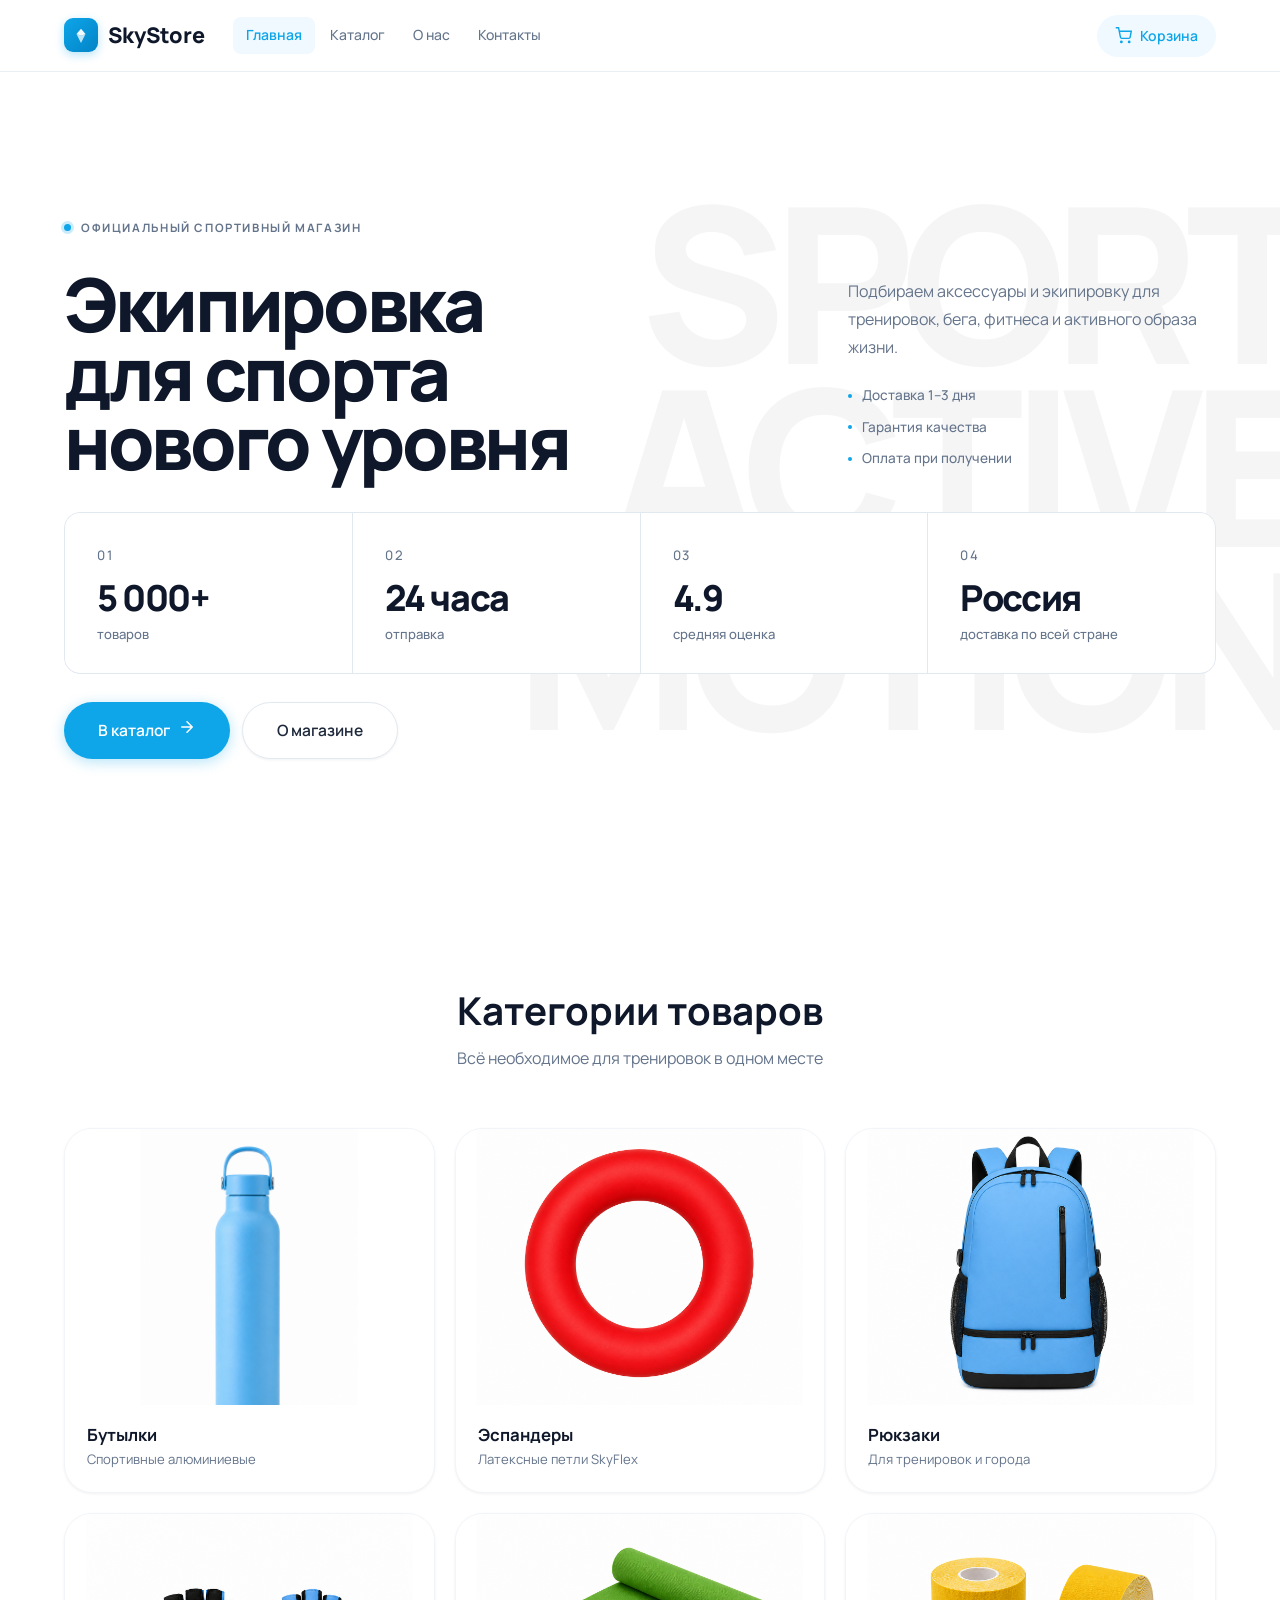
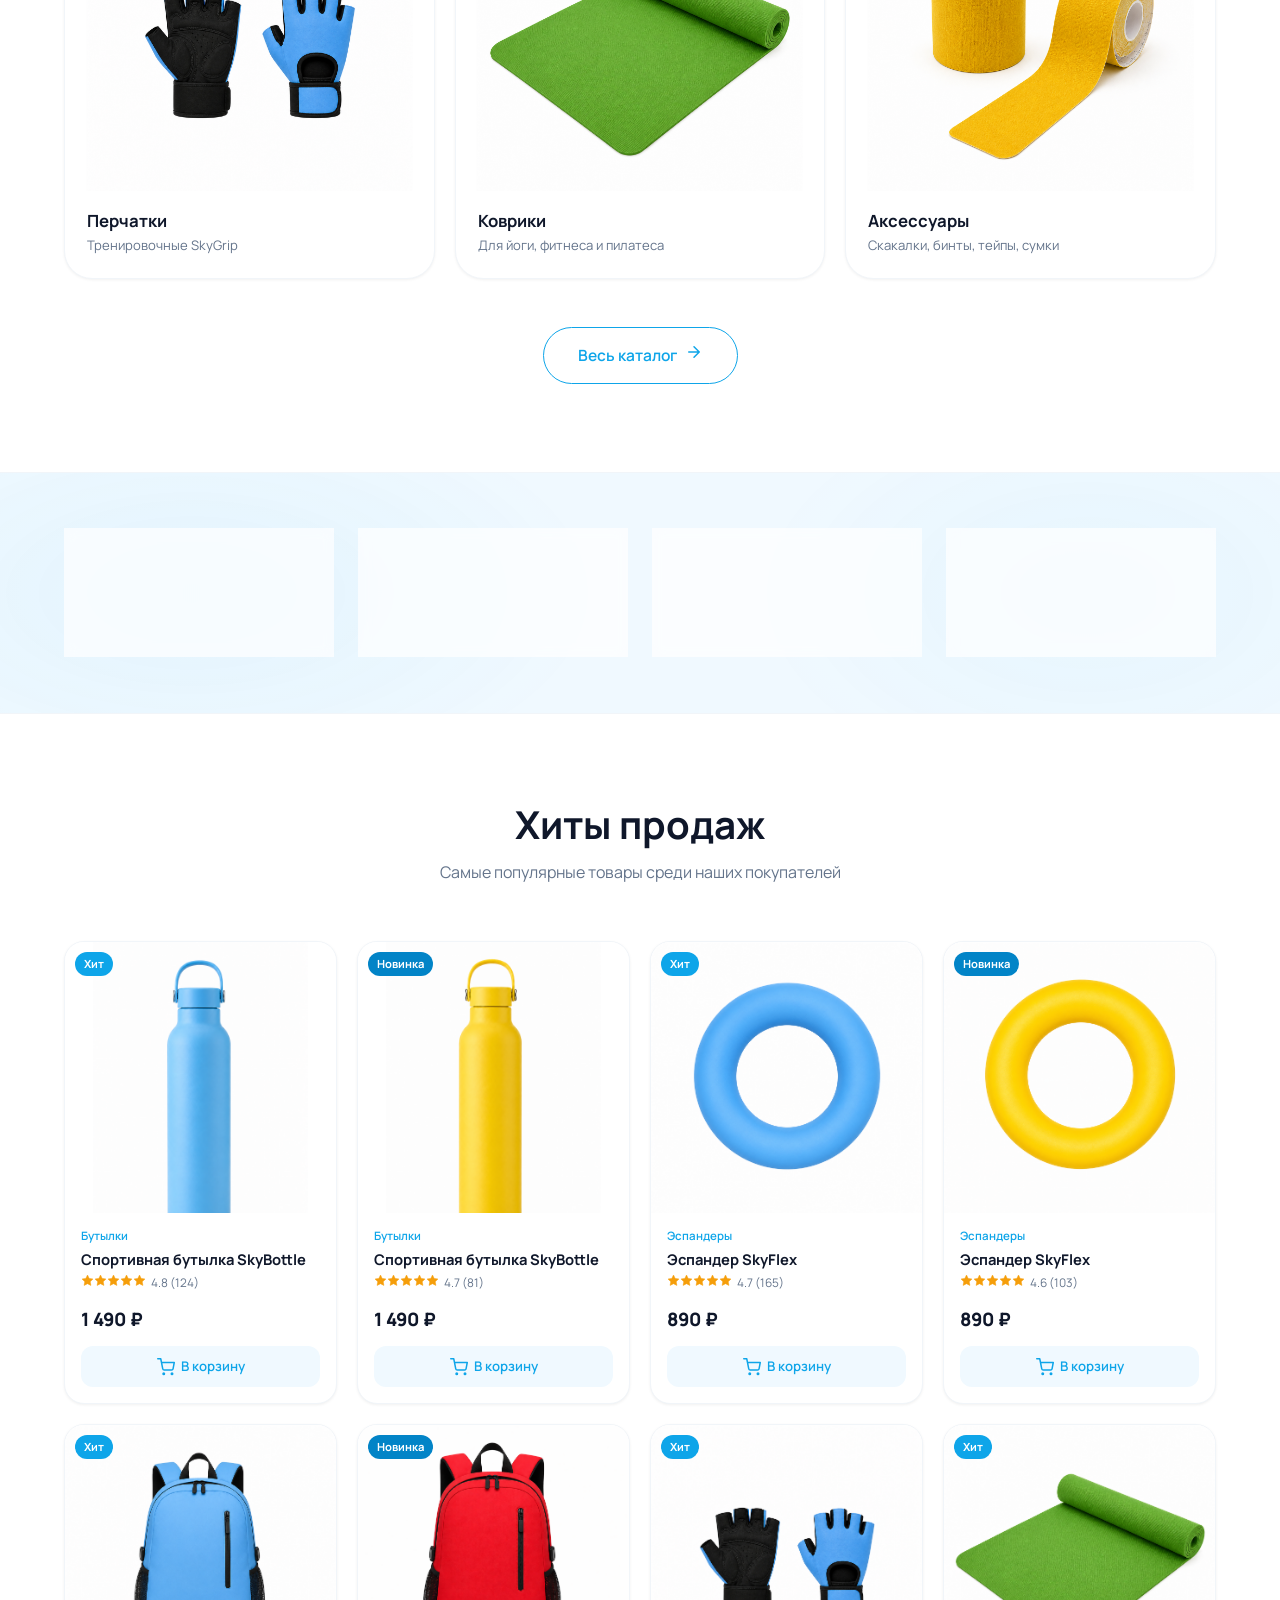
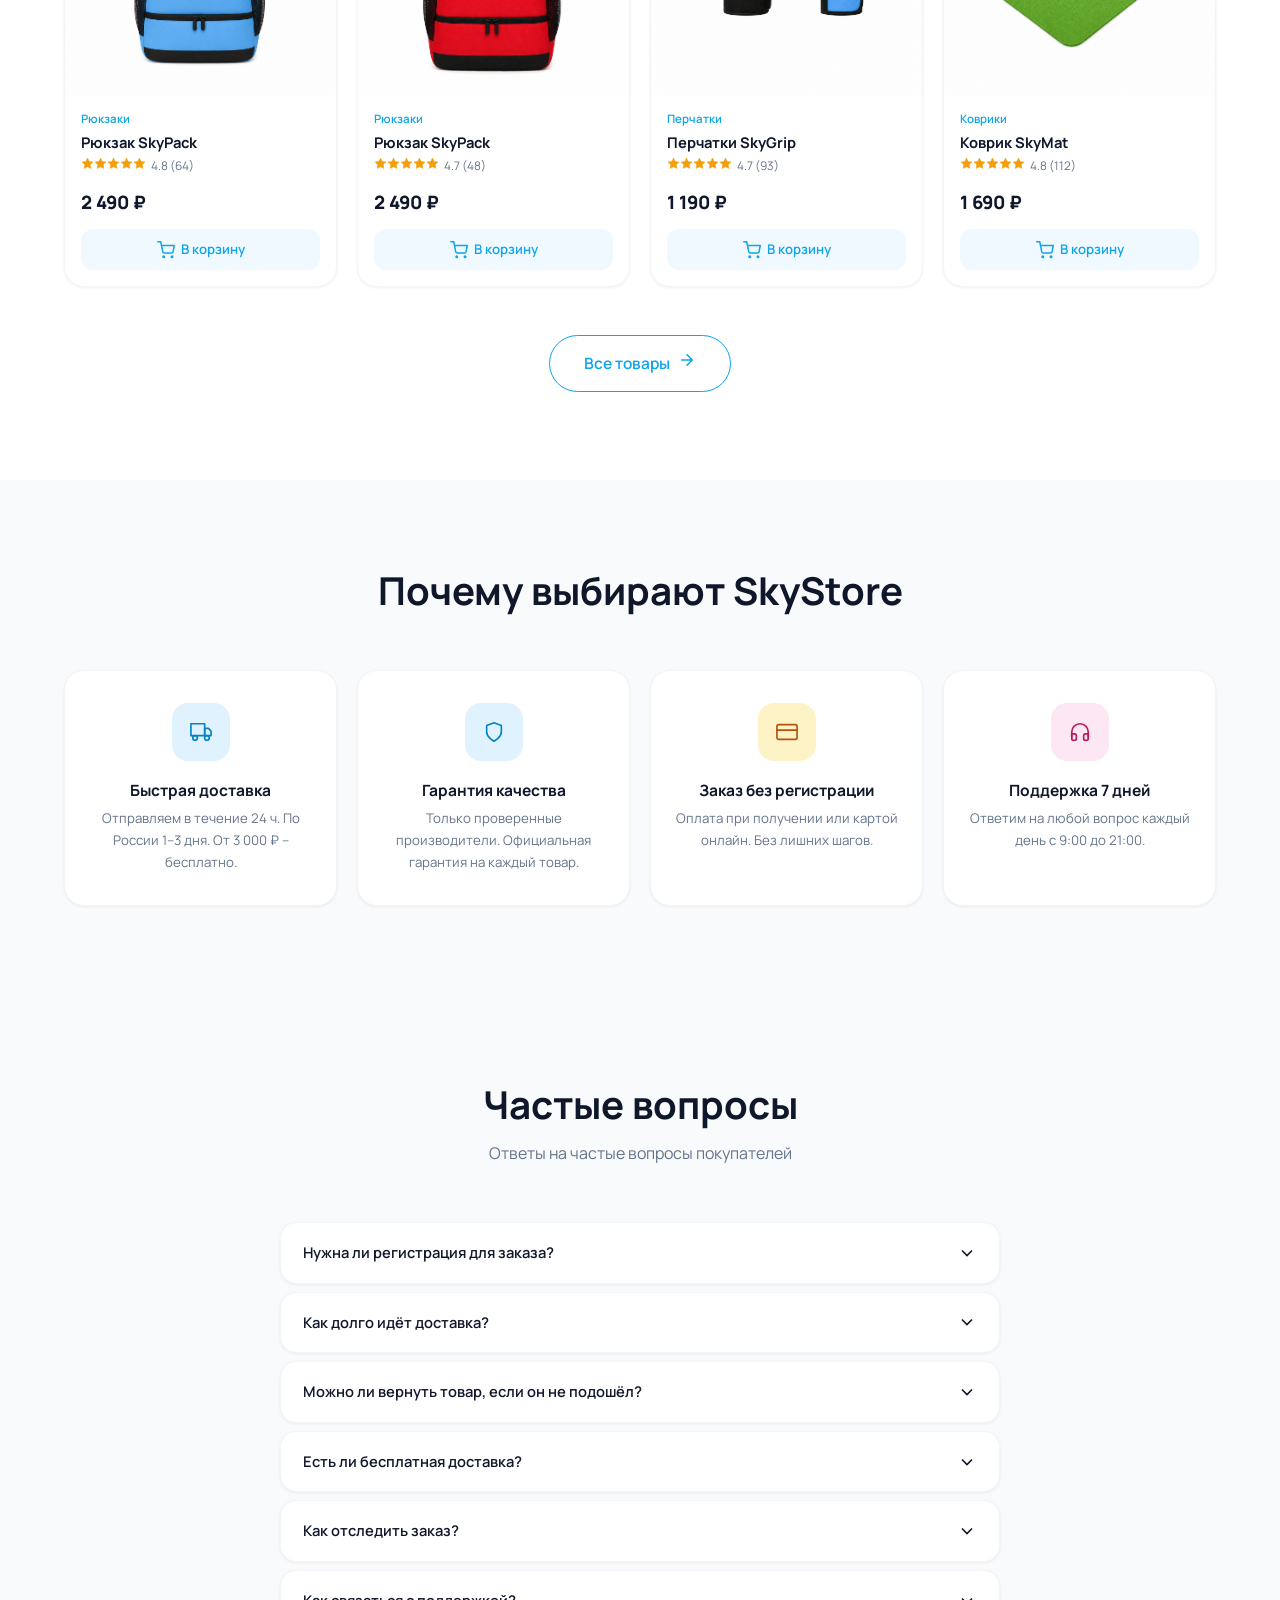
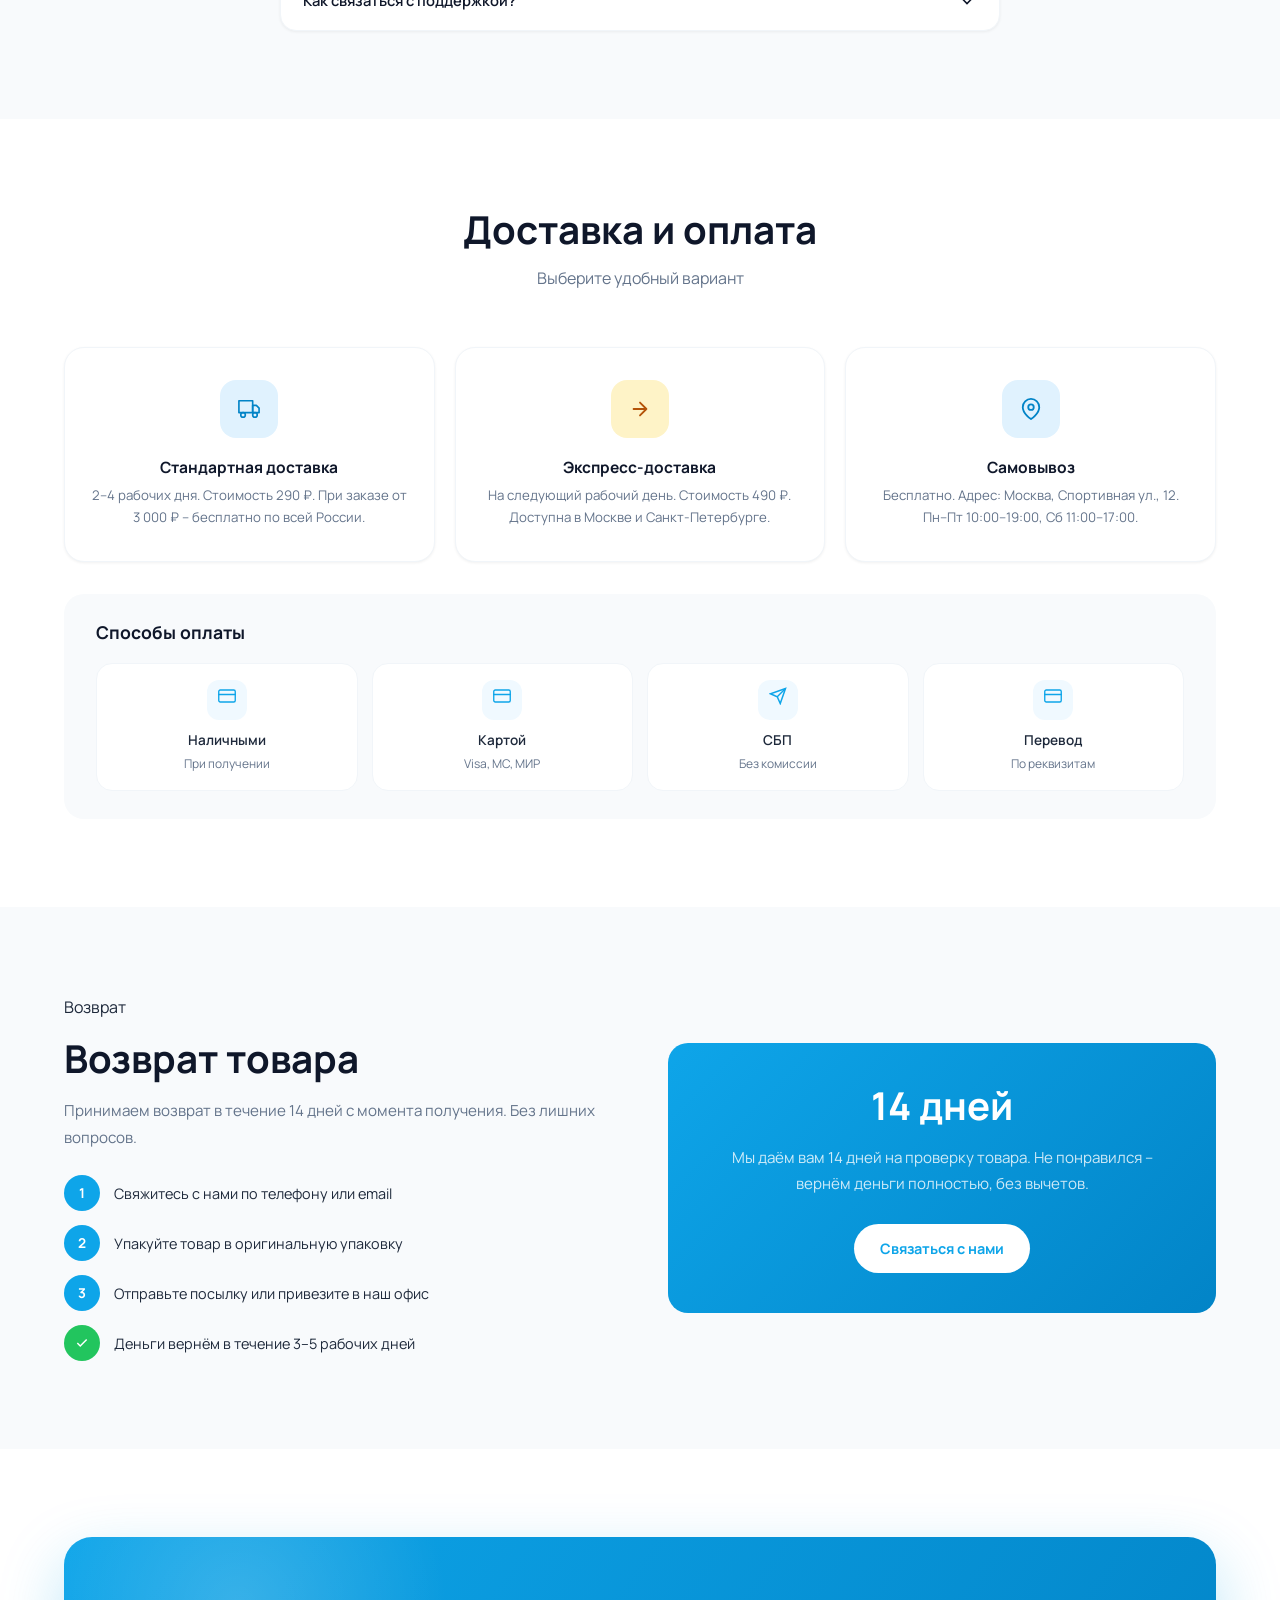
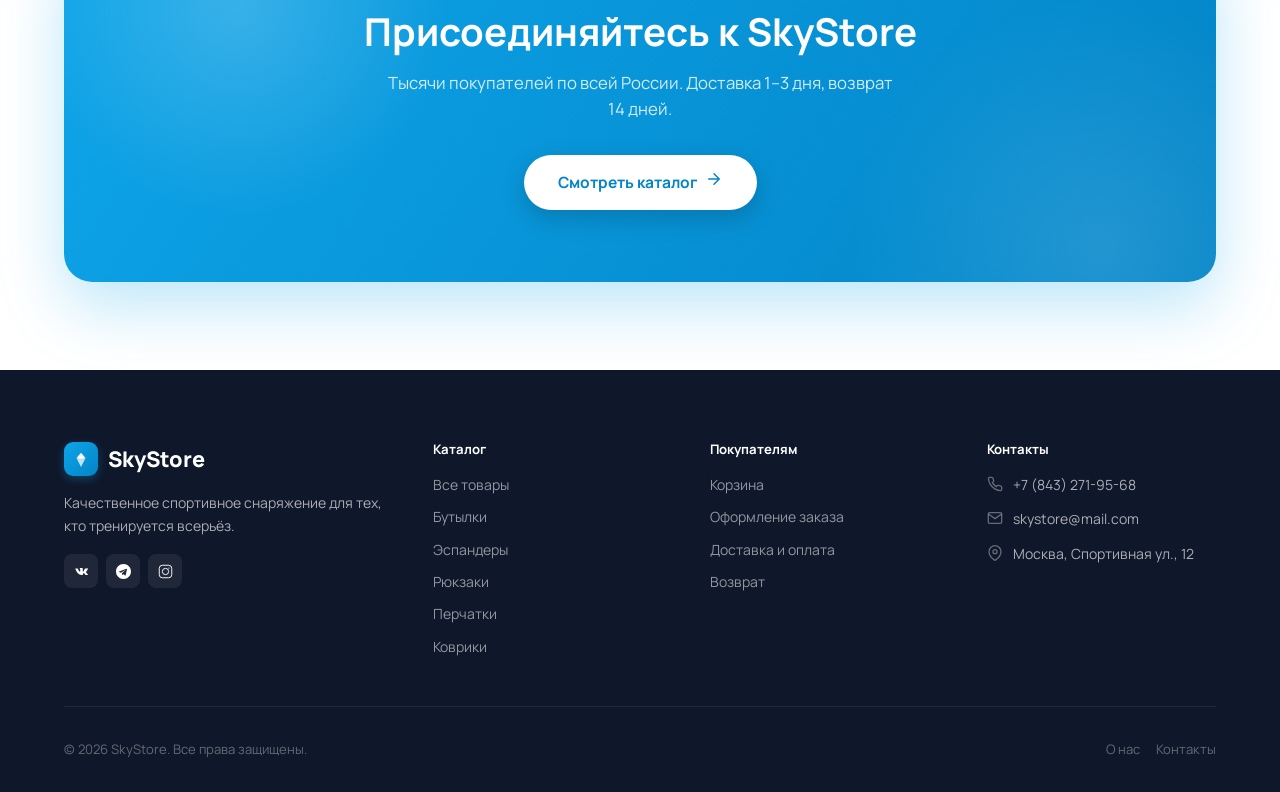
<file: index.html>
<!DOCTYPE html>
<html lang="ru">
<head>
  <meta charset="UTF-8">
  <meta name="viewport" content="width=device-width, initial-scale=1.0">
  <title>SkyStore – спортивный магазин</title>
  <meta name="description" content="SkyStore – бутылки, эспандеры, рюкзаки, перчатки и коврики для тренировок. Быстрая доставка по России.">
  <link rel="icon" type="image/svg+xml" href="data:image/svg+xml,%3Csvg xmlns='http://www.w3.org/2000/svg' viewBox='0 0 32 32'%3E%3Crect width='32' height='32' rx='7' fill='%230EA5E9'/%3E%3Cpath d='M16 5L9 12l7 2.5 7-2.5L16 5z' fill='white' opacity='.95'/%3E%3Cpath d='M9 12l7 15 7-15-7 2.5L9 12z' fill='white' opacity='.75'/%3E%3C/svg%3E">
  <link rel="preconnect" href="https://fonts.googleapis.com">
  <link rel="preconnect" href="https://fonts.gstatic.com" crossorigin>
  <link href="https://fonts.googleapis.com/css2?family=Manrope:wght@400;500;600;700;800&display=swap" rel="stylesheet">
  <link rel="stylesheet" href="css/style.css">
</head>
<body data-page="home">

  <!-- HEADER -->
  <header class="site-header">
    <div class="container">
      <div class="header-inner">
        <a href="index.html" class="logo">
          <div class="logo-icon">
            <svg viewBox="0 0 20 20" fill="none">
              <path d="M10 3L5 9l5 1.8 5-1.8L10 3z" fill="white" opacity=".95"/>
              <path d="M5 9l5 10 5-10-5 1.8L5 9z" fill="white" opacity=".75"/>
            </svg>
          </div>
          SkyStore
        </a>
        <nav class="nav">
          <a href="index.html"    class="nav-link">Главная</a>
          <a href="catalog.html"  class="nav-link">Каталог</a>
          <a href="about.html"    class="nav-link">О нас</a>
          <a href="contacts.html" class="nav-link">Контакты</a>
        </nav>
        <div class="header-actions">
          <a href="cart.html" class="cart-btn">
            <svg width="17" height="17" viewBox="0 0 24 24" fill="none" stroke="currentColor" stroke-width="2"><circle cx="9" cy="21" r="1"/><circle cx="20" cy="21" r="1"/><path d="M1 1h4l2.68 13.39a2 2 0 0 0 2 1.61h9.72a2 2 0 0 0 2-1.61L23 6H6"/></svg>
            Корзина
            <span class="cart-count" style="display:none">0</span>
          </a>
          <button class="hamburger" aria-label="Меню"><span></span><span></span><span></span></button>
        </div>
      </div>
    </div>
  </header>

  <nav class="mobile-nav">
    <a href="index.html"    class="nav-link">Главная</a>
    <a href="catalog.html"  class="nav-link">Каталог</a>
    <a href="about.html"    class="nav-link">О нас</a>
    <a href="contacts.html" class="nav-link">Контакты</a>
    <a href="cart.html"     class="nav-link">Корзина</a>
  </nav>

  <main class="page-content">

    <!-- HERO -->
    <section class="hero">

      <!-- Decorative background type -->
      <div class="hero-bg-type" aria-hidden="true">
        <span>SPORT</span>
        <span>ACTIVE</span>
        <span>MOTION</span>
      </div>

      <div class="container">

        <!-- Badge -->
        <div class="hero-badge">
          <span class="hero-badge-dot"></span>
          Официальный спортивный магазин
        </div>

        <!-- Asymmetric heading + side block -->
        <div class="hero-main-grid">
          <h1 class="hero-h1">Экипировка<br>для спорта<br>нового уровня</h1>
          <div class="hero-side">
            <p class="hero-desc">Подбираем аксессуары и экипировку для тренировок, бега, фитнеса и активного образа жизни.</p>
            <ul class="hero-trust">
              <li><span class="hero-trust-dot"></span>Доставка 1–3 дня</li>
              <li><span class="hero-trust-dot"></span>Гарантия качества</li>
              <li><span class="hero-trust-dot"></span>Оплата при получении</li>
            </ul>
          </div>
        </div>

        <!-- Stat cards -->
        <div class="hero-cards">
          <div class="hero-card">
            <span class="hero-card-idx">01</span>
            <strong>5 000+</strong>
            <span>товаров</span>
          </div>
          <div class="hero-card">
            <span class="hero-card-idx">02</span>
            <strong>24 часа</strong>
            <span>отправка</span>
          </div>
          <div class="hero-card">
            <span class="hero-card-idx">03</span>
            <strong>4.9</strong>
            <span>средняя оценка</span>
          </div>
          <div class="hero-card">
            <span class="hero-card-idx">04</span>
            <strong>Россия</strong>
            <span>доставка по всей стране</span>
          </div>
        </div>

        <!-- Actions -->
        <div class="hero-actions">
          <a href="catalog.html" class="btn btn-primary btn-lg">В каталог <span data-icon="arrow"></span></a>
          <a href="about.html" class="btn btn-secondary btn-lg">О магазине</a>
        </div>

      </div>
    </section>


    <!-- CATEGORIES -->
    <section class="section" style="background:#fff">
      <div class="container">
        <div class="section-header" data-reveal="up">
          <div class="eyebrow">Ассортимент</div>
          <h2>Категории товаров</h2>
          <p>Всё необходимое для тренировок в одном месте</p>
        </div>
        <div class="cat-grid">
          <a href="catalog.html?cat=bottles" class="cat-card" data-reveal="up" data-delay="100">
            <div class="cat-card-img cat-card-img-product cat-card-img-bottle">
              <img src="images/blue.png" alt="Бутылки для спорта">
            </div>
            <div class="cat-card-body">
              <h3>Бутылки</h3>
              <p>Спортивные алюминиевые</p>
            </div>
          </a>
          <a href="catalog.html?cat=expanders" class="cat-card" data-reveal="up" data-delay="200">
            <div class="cat-card-img cat-card-img-product">
              <img src="images/espander%20red.png" alt="Эспандеры и ленты">
            </div>
            <div class="cat-card-body">
              <h3>Эспандеры</h3>
              <p>Латексные петли SkyFlex</p>
            </div>
          </a>
          <a href="catalog.html?cat=backpacks" class="cat-card" data-reveal="up" data-delay="300">
            <div class="cat-card-img cat-card-img-product">
              <img src="images/back%20blue.png" alt="Спортивные рюкзаки">
            </div>
            <div class="cat-card-body">
              <h3>Рюкзаки</h3>
              <p>Для тренировок и города</p>
            </div>
          </a>
          <a href="catalog.html?cat=gloves" class="cat-card" data-reveal="up" data-delay="100">
            <div class="cat-card-img cat-card-img-product">
              <img src="images/per%20blue.png" alt="Перчатки для фитнеса">
            </div>
            <div class="cat-card-body">
              <h3>Перчатки</h3>
              <p>Тренировочные SkyGrip</p>
            </div>
          </a>
          <a href="catalog.html?cat=mats" class="cat-card" data-reveal="up" data-delay="200">
            <div class="cat-card-img cat-card-img-product">
              <img src="images/cover%20green.png" alt="Коврики для йоги">
            </div>
            <div class="cat-card-body">
              <h3>Коврики</h3>
              <p>Для йоги, фитнеса и пилатеса</p>
            </div>
          </a>
          <a href="catalog.html?cat=accessories" class="cat-card" data-reveal="up" data-delay="300">
            <div class="cat-card-img cat-card-img-product">
              <img src="images/type%20yellow.png" alt="Аксессуары для спорта">
            </div>
            <div class="cat-card-body">
              <h3>Аксессуары</h3>
              <p>Скакалки, бинты, тейпы, сумки</p>
            </div>
          </a>
        </div>
        <div style="text-align:center;margin-top:48px" data-reveal="up">
          <a href="catalog.html" class="btn btn-outline btn-lg">
            Весь каталог <span data-icon="arrow"></span>
          </a>
        </div>
      </div>
    </section>

    <!-- STATS BANNER -->
    <section class="stats-banner">
      <div class="container">
        <div class="stats-grid">
          <div class="stat-item" data-reveal="up" data-delay="100">
            <div class="stat-value"><em>4</em>800+</div>
            <div class="stat-label">Довольных клиентов</div>
          </div>
          <div class="stat-item" data-reveal="up" data-delay="200">
            <div class="stat-value"><em>18</em>+</div>
            <div class="stat-label">Видов товаров</div>
          </div>
          <div class="stat-item" data-reveal="up" data-delay="300">
            <div class="stat-value"><em>98</em>%</div>
            <div class="stat-label">Положительных отзывов</div>
          </div>
          <div class="stat-item" data-reveal="up" data-delay="400">
            <div class="stat-value"><em>1</em>–3</div>
            <div class="stat-label">Дня доставки по России</div>
          </div>
        </div>
      </div>
    </section>

    <!-- FEATURED PRODUCTS -->
    <section class="section" style="background:#fff">
      <div class="container">
        <div class="section-header" data-reveal="up">
          <div class="eyebrow">Популярное</div>
          <h2>Хиты продаж</h2>
          <p>Самые популярные товары среди наших покупателей</p>
        </div>
        <div class="products-grid" id="featured-grid"></div>
        <div style="text-align:center;margin-top:48px" data-reveal="up">
          <a href="catalog.html" class="btn btn-outline btn-lg">
            Все товары <span data-icon="arrow"></span>
          </a>
        </div>
      </div>
    </section>

    <!-- FEATURES -->
    <section class="section" style="background:#f8fafc">
      <div class="container">
        <div class="section-header" data-reveal="up">
          <div class="eyebrow">Преимущества</div>
          <h2>Почему выбирают SkyStore</h2>
        </div>
        <div class="features-grid">
          <div class="feature-card" data-reveal="up" data-delay="100">
            <div class="feature-icon" style="background:#e0f2fe;color:#0284c7"><span data-icon="truck"></span></div>
            <h4>Быстрая доставка</h4>
            <p>Отправляем в течение 24 ч. По России 1–3 дня. От 3 000 ₽ – бесплатно.</p>
          </div>
          <div class="feature-card" data-reveal="up" data-delay="200">
            <div class="feature-icon" style="background:#e0f2fe;color:#0284c7"><span data-icon="shield"></span></div>
            <h4>Гарантия качества</h4>
            <p>Только проверенные производители. Официальная гарантия на каждый товар.</p>
          </div>
          <div class="feature-card" data-reveal="up" data-delay="300">
            <div class="feature-icon" style="background:#fef3c7;color:#b45309"><span data-icon="credit"></span></div>
            <h4>Заказ без регистрации</h4>
            <p>Оплата при получении или картой онлайн. Без лишних шагов.</p>
          </div>
          <div class="feature-card" data-reveal="up" data-delay="400">
            <div class="feature-icon" style="background:#fce7f3;color:#be185d"><span data-icon="headset"></span></div>
            <h4>Поддержка 7 дней</h4>
            <p>Ответим на любой вопрос каждый день с 9:00 до 21:00.</p>
          </div>
        </div>
      </div>
    </section>

    <!-- FAQ -->
    <section class="section" style="background:#f8fafc">
      <div class="container">
        <div class="section-header" data-reveal="up">
          <div class="eyebrow">Вопросы</div>
          <h2>Частые вопросы</h2>
          <p>Ответы на частые вопросы покупателей</p>
        </div>
        <div class="faq-list">
          <div class="faq-item" data-reveal="up" data-delay="100">
            <button class="faq-q" onclick="toggleFaq(this)">
              <span>Нужна ли регистрация для заказа?</span>
              <svg class="faq-icon" width="20" height="20" viewBox="0 0 24 24" fill="none" stroke="currentColor" stroke-width="2"><path d="M6 9l6 6 6-6"/></svg>
            </button>
            <div class="faq-a">Нет. Укажите имя, телефон и адрес доставки — и всё.</div>
          </div>
          <div class="faq-item" data-reveal="up" data-delay="150">
            <button class="faq-q" onclick="toggleFaq(this)">
              <span>Как долго идёт доставка?</span>
              <svg class="faq-icon" width="20" height="20" viewBox="0 0 24 24" fill="none" stroke="currentColor" stroke-width="2"><path d="M6 9l6 6 6-6"/></svg>
            </button>
            <div class="faq-a">Стандартная доставка – 2–4 рабочих дня. Экспресс – на следующий день (Москва и СПб). Мы отправляем заказы в течение 24 часов после подтверждения.</div>
          </div>
          <div class="faq-item" data-reveal="up" data-delay="200">
            <button class="faq-q" onclick="toggleFaq(this)">
              <span>Можно ли вернуть товар, если он не подошёл?</span>
              <svg class="faq-icon" width="20" height="20" viewBox="0 0 24 24" fill="none" stroke="currentColor" stroke-width="2"><path d="M6 9l6 6 6-6"/></svg>
            </button>
            <div class="faq-a">Да, принимаем возврат в течение 14 дней. Товар должен быть в оригинальной упаковке и без следов использования. Свяжитесь с нами – расскажем, как вернуть.</div>
          </div>
          <div class="faq-item" data-reveal="up" data-delay="250">
            <button class="faq-q" onclick="toggleFaq(this)">
              <span>Есть ли бесплатная доставка?</span>
              <svg class="faq-icon" width="20" height="20" viewBox="0 0 24 24" fill="none" stroke="currentColor" stroke-width="2"><path d="M6 9l6 6 6-6"/></svg>
            </button>
            <div class="faq-a">При заказе от 3 000 ₽ доставка бесплатна по всей России. Самовывоз из нашего офиса в Москве – всегда бесплатно.</div>
          </div>
          <div class="faq-item" data-reveal="up" data-delay="300">
            <button class="faq-q" onclick="toggleFaq(this)">
              <span>Как отследить заказ?</span>
              <svg class="faq-icon" width="20" height="20" viewBox="0 0 24 24" fill="none" stroke="currentColor" stroke-width="2"><path d="M6 9l6 6 6-6"/></svg>
            </button>
            <div class="faq-a">После отправки мы пришлём вам трек-номер по телефону или email. Также можно позвонить нам или написать – уточним статус заказа.</div>
          </div>
          <div class="faq-item" data-reveal="up" data-delay="350">
            <button class="faq-q" onclick="toggleFaq(this)">
              <span>Как связаться с поддержкой?</span>
              <svg class="faq-icon" width="20" height="20" viewBox="0 0 24 24" fill="none" stroke="currentColor" stroke-width="2"><path d="M6 9l6 6 6-6"/></svg>
            </button>
            <div class="faq-a">Позвоните по номеру +7 (843) 271-95-68 (бесплатно), напишите на skystore@mail.com или через форму на странице контактов. Работаем ежедневно.</div>
          </div>
        </div>
      </div>
    </section>

    <!-- DELIVERY & PAYMENT -->
    <section class="section" style="background:#fff" id="delivery">
      <div class="container">
        <div class="section-header" data-reveal="up">
          <div class="eyebrow">Доставка</div>
          <h2>Доставка и оплата</h2>
          <p>Выберите удобный вариант</p>
        </div>
        <div class="about-delivery-grid">
          <div class="feature-card" data-reveal="up" data-delay="100">
            <div class="feature-icon" style="background:#e0f2fe;color:#0284c7"><span data-icon="truck"></span></div>
            <h4>Стандартная доставка</h4>
            <p>2–4 рабочих дня. Стоимость 290 ₽. При заказе от 3 000 ₽ – бесплатно по всей России.</p>
          </div>
          <div class="feature-card" data-reveal="up" data-delay="200">
            <div class="feature-icon" style="background:#fef3c7;color:#b45309"><span data-icon="arrow"></span></div>
            <h4>Экспресс-доставка</h4>
            <p>На следующий рабочий день. Стоимость 490 ₽. Доступна в Москве и Санкт-Петербурге.</p>
          </div>
          <div class="feature-card" data-reveal="up" data-delay="300">
            <div class="feature-icon" style="background:#e0f2fe;color:#0284c7"><span data-icon="pin"></span></div>
            <h4>Самовывоз</h4>
            <p>Бесплатно. Адрес: Москва, Спортивная ул., 12. Пн–Пт 10:00–19:00, Сб 11:00–17:00.</p>
          </div>
        </div>

        <div class="about-payment-block" data-reveal="up">
          <h3>Способы оплаты</h3>
          <div class="about-payment-grid">
            <div class="about-payment-item">
              <div class="about-payment-icon"><span data-icon="credit"></span></div>
              <div class="about-payment-name">Наличными</div>
              <div class="about-payment-sub">При получении</div>
            </div>
            <div class="about-payment-item">
              <div class="about-payment-icon"><span data-icon="credit"></span></div>
              <div class="about-payment-name">Картой</div>
              <div class="about-payment-sub">Visa, MC, МИР</div>
            </div>
            <div class="about-payment-item">
              <div class="about-payment-icon"><span data-icon="send"></span></div>
              <div class="about-payment-name">СБП</div>
              <div class="about-payment-sub">Без комиссии</div>
            </div>
            <div class="about-payment-item">
              <div class="about-payment-icon"><span data-icon="credit"></span></div>
              <div class="about-payment-name">Перевод</div>
              <div class="about-payment-sub">По реквизитам</div>
            </div>
          </div>
        </div>
      </div>
    </section>

    <!-- RETURNS -->
    <section class="section" style="background:#f8fafc" id="returns">
      <div class="container">
        <div class="about-returns-grid">
          <div data-reveal="right">
            <div class="eyebrow">Возврат</div>
            <h2>Возврат товара</h2>
            <p class="about-text">Принимаем возврат в течение 14 дней с момента получения. Без лишних вопросов.</p>
            <div class="about-steps">
              <div class="about-step">
                <div class="about-step-num">1</div>
                <span>Свяжитесь с нами по телефону или email</span>
              </div>
              <div class="about-step">
                <div class="about-step-num">2</div>
                <span>Упакуйте товар в оригинальную упаковку</span>
              </div>
              <div class="about-step">
                <div class="about-step-num">3</div>
                <span>Отправьте посылку или привезите в наш офис</span>
              </div>
              <div class="about-step">
                <div class="about-step-num about-step-done">
                  <svg width="14" height="14" viewBox="0 0 24 24" fill="none" stroke="currentColor" stroke-width="2.5"><path d="M20 6L9 17l-5-5"/></svg>
                </div>
                <span>Деньги вернём в течение 3–5 рабочих дней</span>
              </div>
            </div>
          </div>
          <div data-reveal="left">
            <div class="about-returns-card">
              <h3>14 дней</h3>
              <p>Мы даём вам 14 дней на проверку товара. Не понравился – вернём деньги полностью, без вычетов.</p>
              <a href="contacts.html" class="btn about-returns-btn">Связаться с нами</a>
            </div>
          </div>
        </div>
      </div>
    </section>

    <!-- CTA -->
    <section class="section cta-section">
      <div class="container">
        <div class="cta-card" data-reveal="scale">
          <h2>Присоединяйтесь к SkyStore</h2>
          <p>Тысячи покупателей по всей России. Доставка 1–3 дня, возврат 14 дней.</p>
          <a href="catalog.html" class="btn btn-lg btn-white" style="margin-top:32px">
            Смотреть каталог <span data-icon="arrow"></span>
          </a>
        </div>
      </div>
    </section>

  </main>

  <!-- FOOTER -->
  <footer class="site-footer">
    <div class="container">
      <div class="footer-grid">
        <div class="footer-brand">
          <a href="index.html" class="logo">
            <div class="logo-icon"><svg viewBox="0 0 20 20" fill="none"><path d="M10 3L5 9l5 1.8 5-1.8L10 3z" fill="white" opacity=".95"/><path d="M5 9l5 10 5-10-5 1.8L5 9z" fill="white" opacity=".75"/></svg></div>
            SkyStore
          </a>
          <p style="margin-top:14px">Качественное спортивное снаряжение для тех, кто тренируется всерьёз.</p>
          <div class="socials" style="margin-top:16px">
            <a href="#" class="social-link" aria-label="VK"><svg viewBox="0 0 24 24" fill="white" width="15" height="15"><path d="M21.547 7h-3.29a.743.743 0 0 0-.655.392s-1.312 2.416-1.734 3.23C14.734 12.813 14 12.126 14 11.11V7.6A1.104 1.104 0 0 0 12.896 6.5h-2.474a1.982 1.982 0 0 0-1.75.813s1.255-.204 1.255 1.49c0 .42.022 1.626.04 2.64a.73.73 0 0 1-1.272.503A21.54 21.54 0 0 1 6.197 7.41a.693.693 0 0 0-.63-.403h-2.99a.508.508 0 0 0-.48.635C3.093 10.148 6 17.5 12.58 17.5h1.169a.474.474 0 0 0 .474-.474v-1.571a.576.576 0 0 1 .527-.577c.793-.05 2.6.744 3.467 2.363a.573.573 0 0 0 .817.259h2.739a.493.493 0 0 0 .41-.758c-.944-1.36-3.244-3.356-3.244-3.356s2.946-3.891 3.29-5.209A.582.582 0 0 0 21.547 7z"/></svg></a>
            <a href="#" class="social-link" aria-label="Telegram"><svg viewBox="0 0 24 24" fill="white" width="15" height="15"><path d="M12 0C5.373 0 0 5.373 0 12s5.373 12 12 12 12-5.373 12-12S18.627 0 12 0zm5.562 8.248-2.012 9.488c-.145.658-.537.818-1.084.508l-3-2.21-1.447 1.394c-.16.16-.295.295-.605.295l.213-3.053 5.56-5.023c.242-.213-.054-.333-.373-.12l-6.871 4.326-2.962-.924c-.643-.204-.657-.643.136-.953l11.57-4.461c.537-.194 1.006.131.875.733z"/></svg></a>
            <a href="#" class="social-link" aria-label="Instagram"><svg viewBox="0 0 24 24" fill="none" stroke="white" stroke-width="1.5" width="15" height="15"><rect x="2" y="2" width="20" height="20" rx="5"/><circle cx="12" cy="12" r="5"/><circle cx="17.5" cy="6.5" r="1" fill="white" stroke="none"/></svg></a>
          </div>
        </div>
        <div class="footer-col">
          <h4>Каталог</h4>
          <div class="footer-links">
            <a href="catalog.html">Все товары</a>
            <a href="catalog.html?cat=bottles">Бутылки</a>
            <a href="catalog.html?cat=expanders">Эспандеры</a>
            <a href="catalog.html?cat=backpacks">Рюкзаки</a>
            <a href="catalog.html?cat=gloves">Перчатки</a>
            <a href="catalog.html?cat=mats">Коврики</a>
          </div>
        </div>
        <div class="footer-col">
          <h4>Покупателям</h4>
          <div class="footer-links">
            <a href="cart.html">Корзина</a>
            <a href="checkout.html">Оформление заказа</a>
            <a href="index.html#delivery">Доставка и оплата</a>
            <a href="index.html#returns">Возврат</a>
          </div>
        </div>
        <div class="footer-col">
          <h4>Контакты</h4>
          <div class="footer-contact-item"><span data-icon="phone"></span><span>+7 (843) 271-95-68</span></div>
          <div class="footer-contact-item"><span data-icon="mail"></span><span>skystore@mail.com</span></div>
          <div class="footer-contact-item"><span data-icon="pin"></span><span>Москва, Спортивная ул., 12</span></div>
        </div>
      </div>
      <div class="footer-bottom">
        <p>&copy; 2026 SkyStore. Все права защищены.</p>
        <div class="socials" style="gap:16px">
          <a href="about.html" style="font-size:.82rem;color:rgba(255,255,255,.35)">О нас</a>
          <a href="contacts.html" style="font-size:.82rem;color:rgba(255,255,255,.35)">Контакты</a>
        </div>
      </div>
    </div>
  </footer>

  <script src="js/cart.js"></script>
  <script src="js/main.js"></script>
  <script>
    function toggleFaq(btn) {
      const item = btn.closest('.faq-item');
      const isOpen = item.classList.contains('open');
      document.querySelectorAll('.faq-item.open').forEach(el => el.classList.remove('open'));
      if (!isOpen) item.classList.add('open');
    }
  </script>
</body>
</html>
</file>
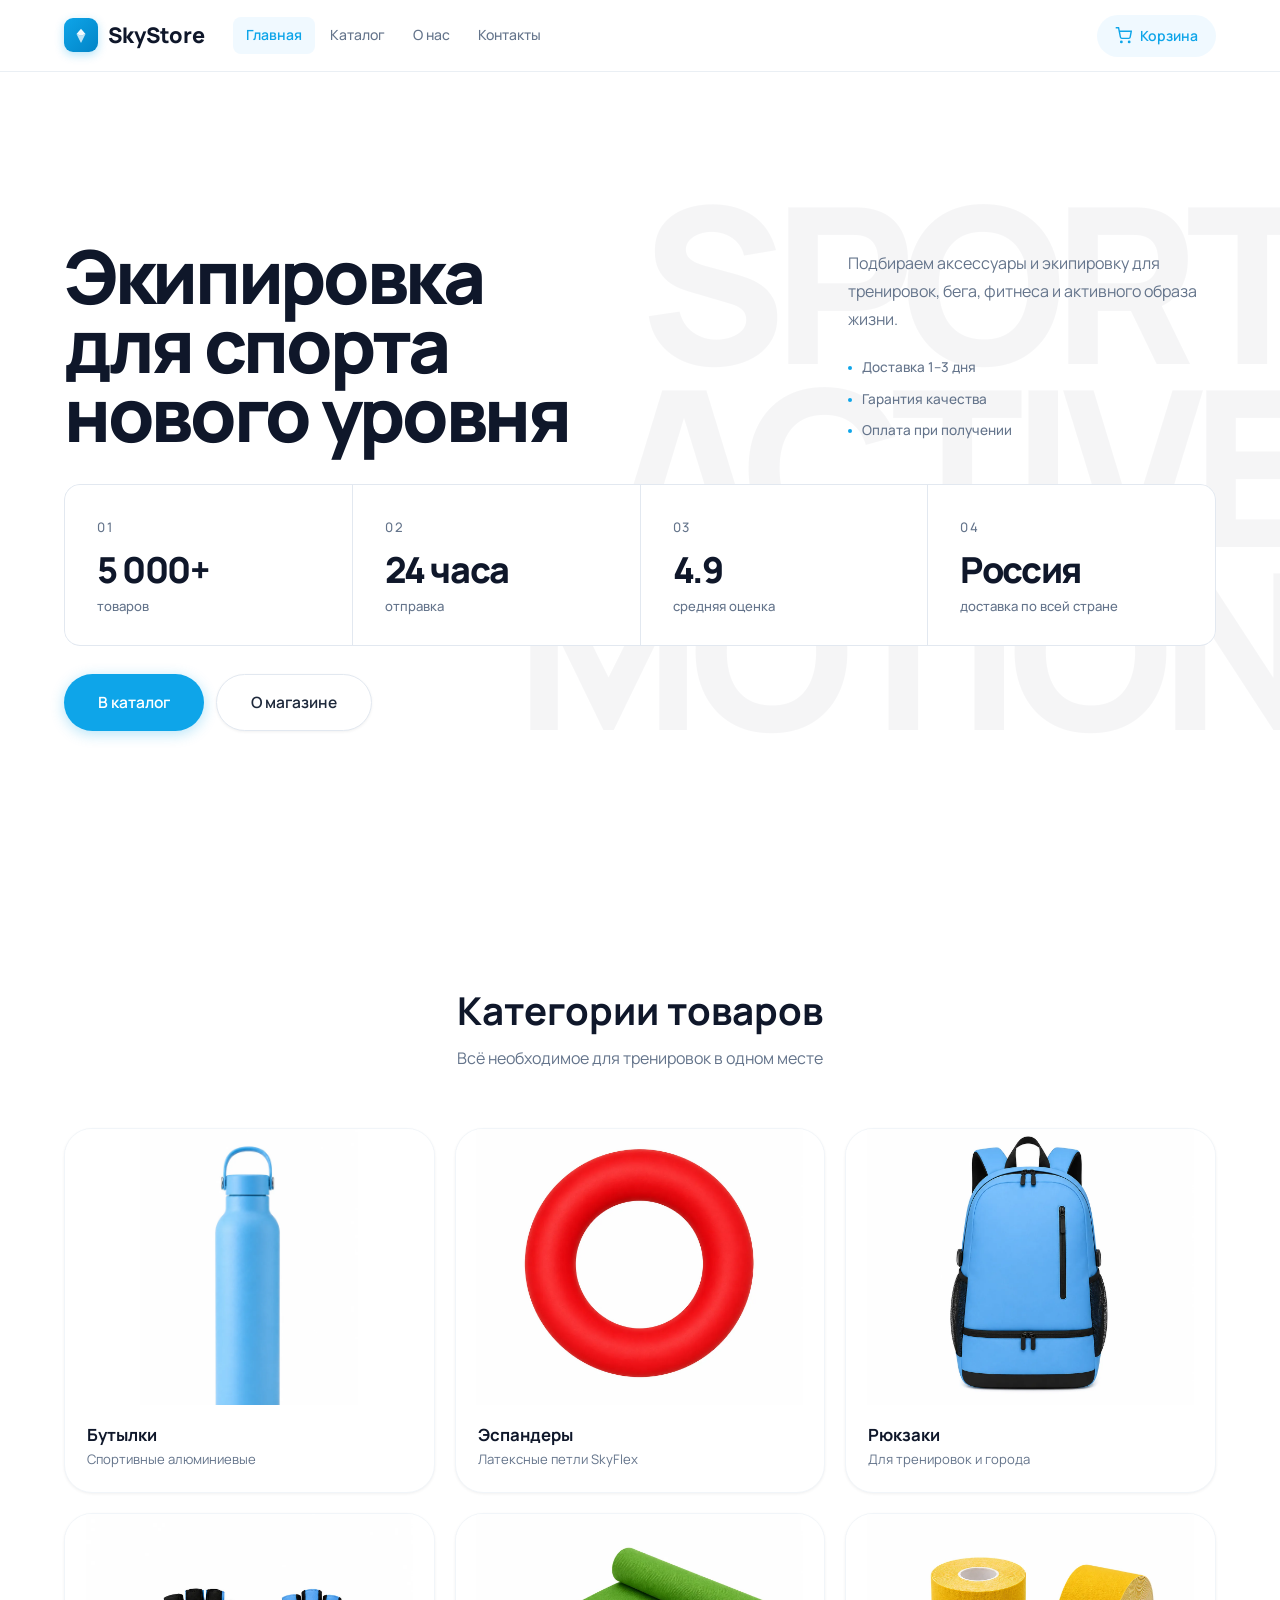
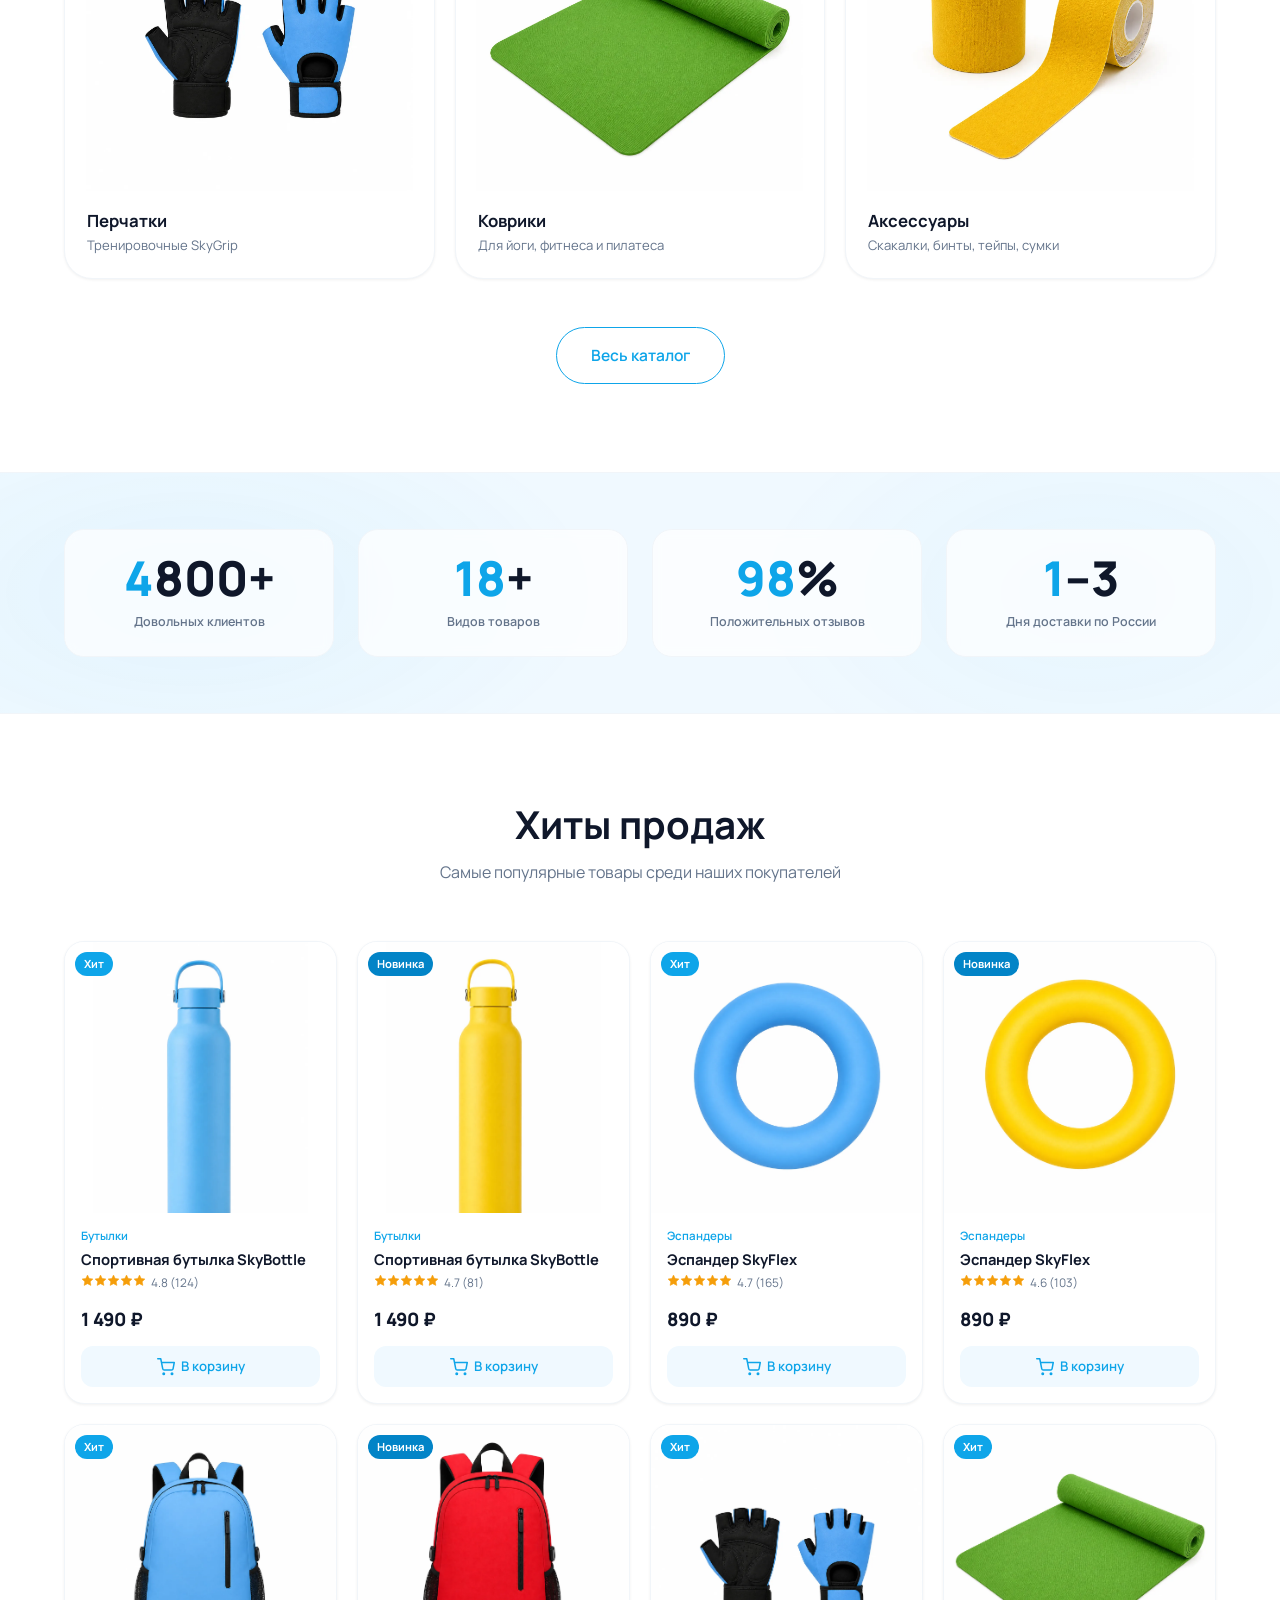
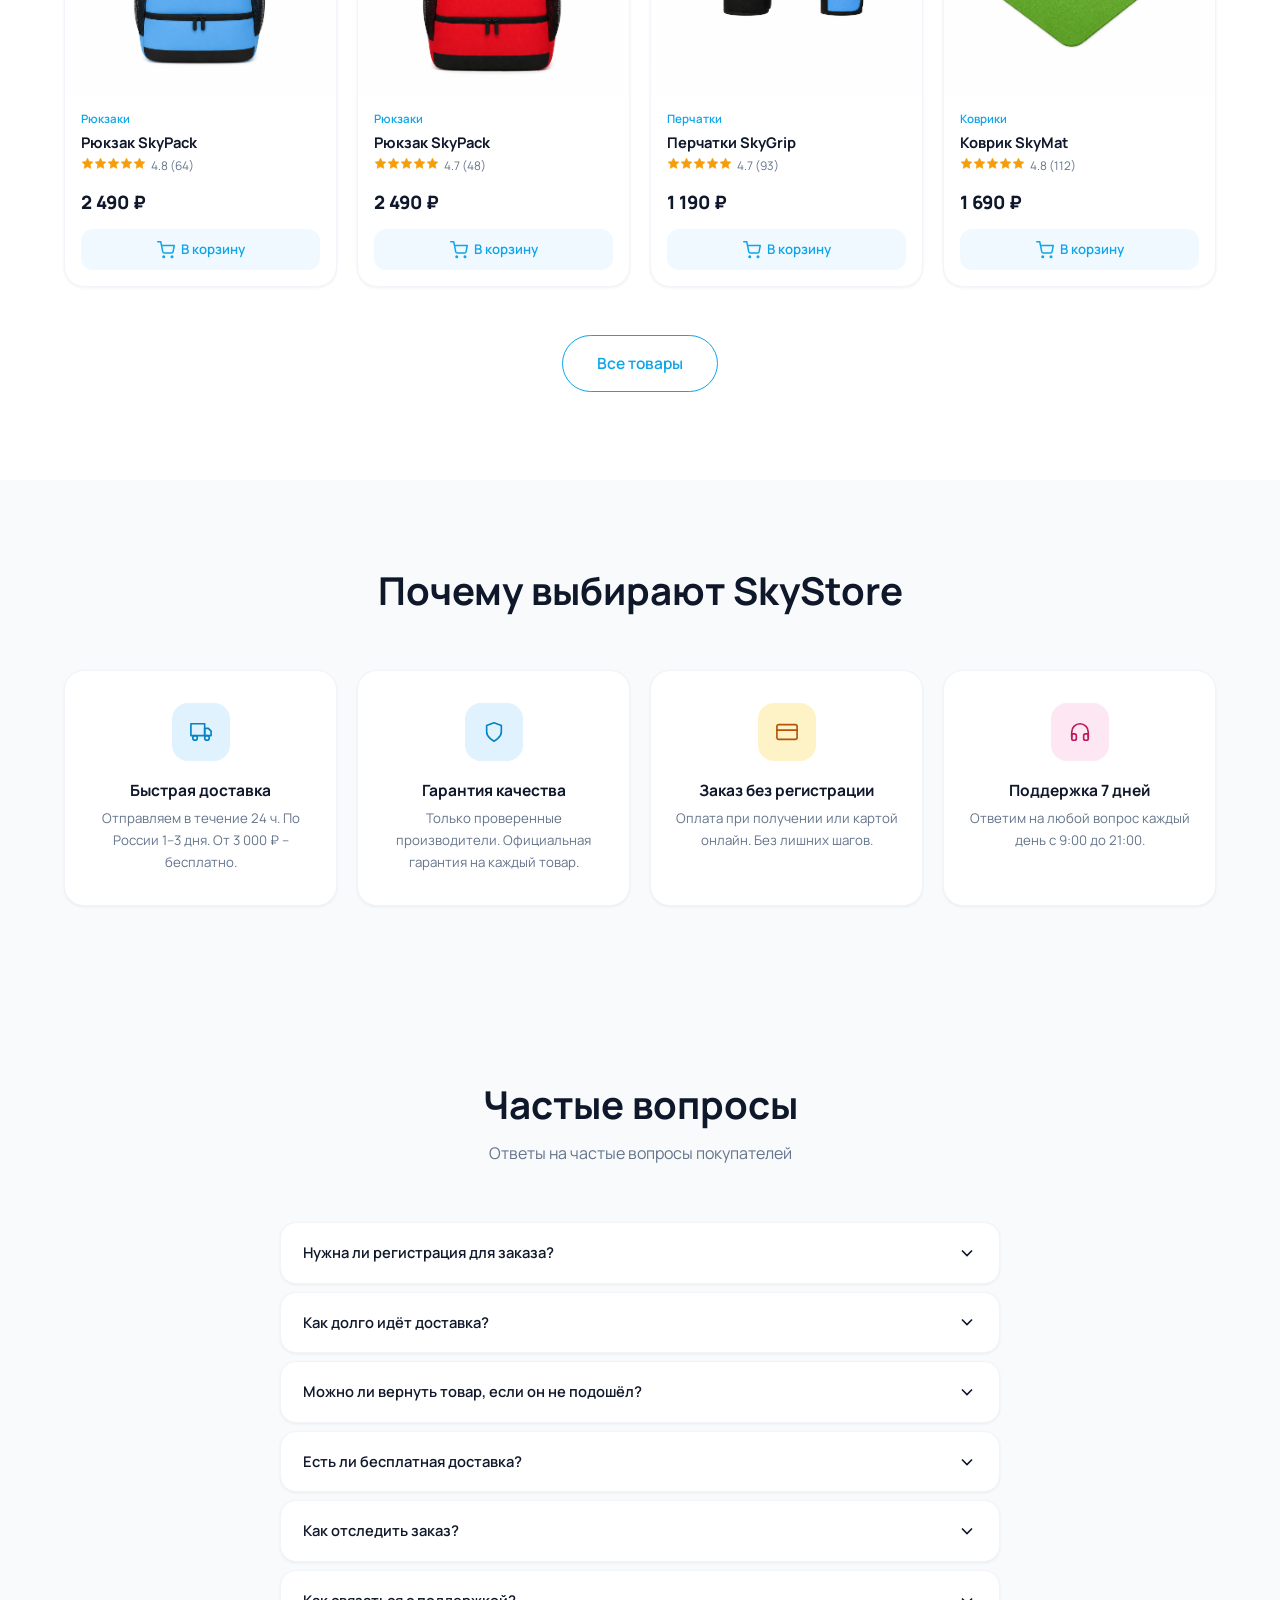
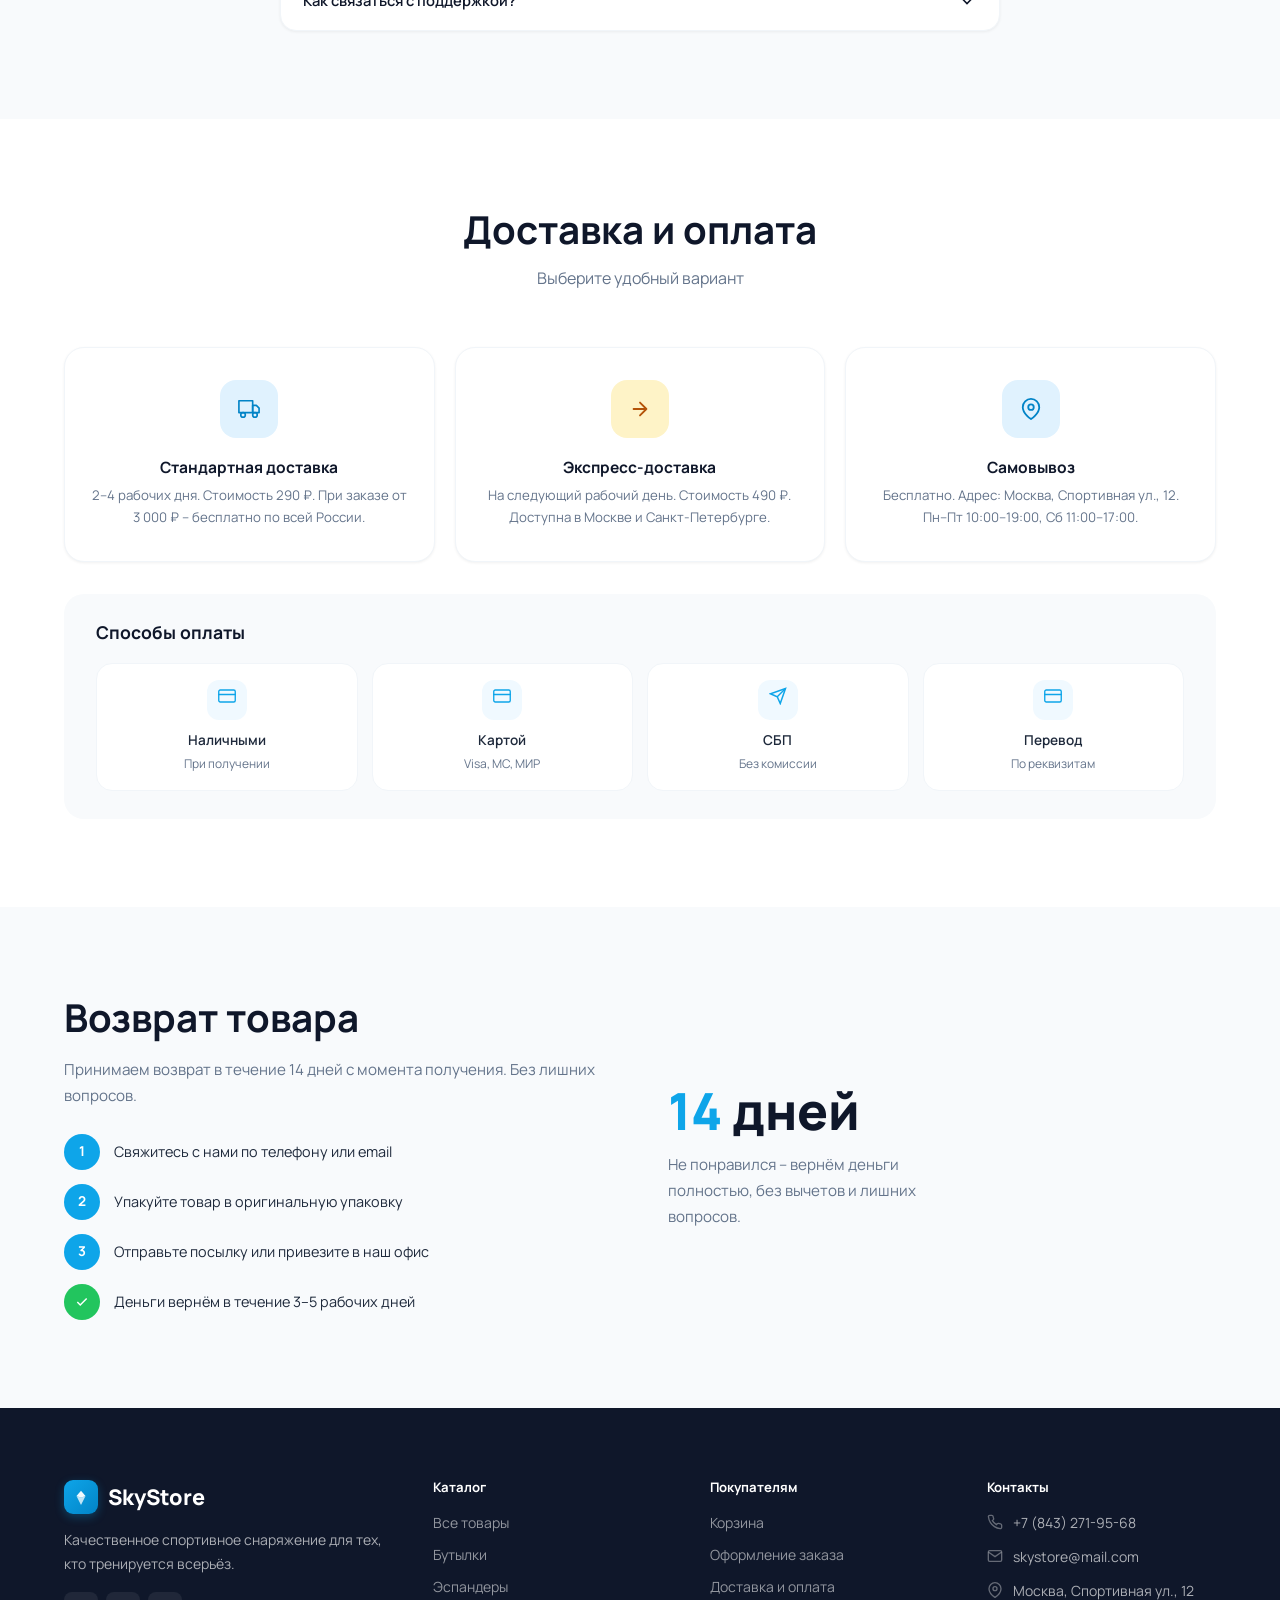
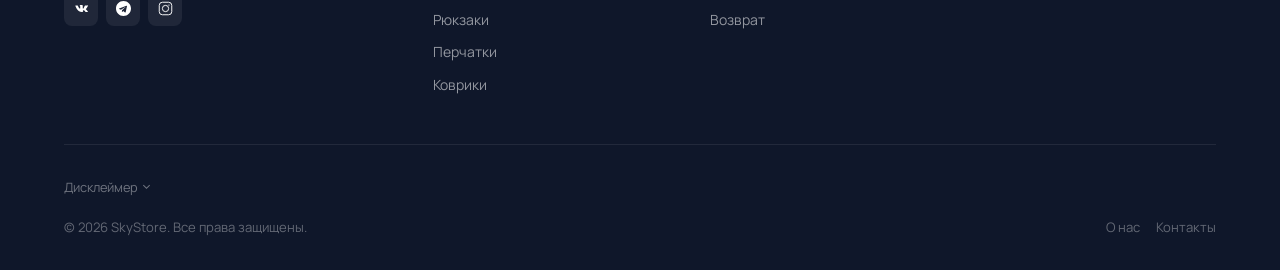
<file: skystore-landing/index.html>
﻿<!DOCTYPE html>
<html lang="ru">
<head>
  <meta charset="UTF-8">
  <meta name="viewport" content="width=device-width, initial-scale=1.0">
  <title>SkyStore – спортивный магазин: экипировка для тренировок</title>
  <meta name="description" content="SkyStore – бутылки, эспандеры, рюкзаки, перчатки и коврики для тренировок. Быстрая доставка по России.">
  <meta property="og:type" content="website">
  <meta property="og:site_name" content="SkyStore">
  <meta property="og:title" content="SkyStore – магазин, созданный спортсменами для спортсменов">
  <meta property="og:description" content="Экипировка для спорта нового уровня: бутылки, эспандеры, рюкзаки, перчатки и коврики. Быстрая доставка по России.">
  <meta property="og:url" content="https://skysport-ten.vercel.app/">
  <meta property="og:image" content="https://skysport-ten.vercel.app/images/blue.png">
  <meta property="og:locale" content="ru_RU">
  <meta name="twitter:card" content="summary_large_image">
  <meta name="twitter:title" content="SkyStore – магазин для спортсменов">
  <meta name="twitter:description" content="Экипировка для спорта нового уровня. Быстрая доставка по России.">
  <meta name="twitter:image" content="https://skysport-ten.vercel.app/images/blue.png">
  <link rel="icon" type="image/svg+xml" href="data:image/svg+xml,%3Csvg xmlns='http://www.w3.org/2000/svg' viewBox='0 0 32 32'%3E%3Crect width='32' height='32' rx='7' fill='%230EA5E9'/%3E%3Cpath d='M16 5L9 12l7 2.5 7-2.5L16 5z' fill='white' opacity='.95'/%3E%3Cpath d='M9 12l7 15 7-15-7 2.5L9 12z' fill='white' opacity='.75'/%3E%3C/svg%3E">
  <link rel="preconnect" href="https://fonts.googleapis.com">
  <link rel="preconnect" href="https://fonts.gstatic.com" crossorigin>
  <link href="https://fonts.googleapis.com/css2?family=Manrope:wght@400;500;600;700;800&display=swap" rel="stylesheet">
  <link rel="stylesheet" href="css/style.css">
</head>
<body data-page="home">

  <!-- HEADER -->
  <header class="site-header">
    <div class="container">
      <div class="header-inner">
        <a href="index.html" class="logo">
          <div class="logo-icon">
            <svg viewBox="0 0 20 20" fill="none">
              <path d="M10 3L5 9l5 1.8 5-1.8L10 3z" fill="white" opacity=".95"/>
              <path d="M5 9l5 10 5-10-5 1.8L5 9z" fill="white" opacity=".75"/>
            </svg>
          </div>
          SkyStore
        </a>
        <nav class="nav">
          <a href="index.html"    class="nav-link">Главная</a>
          <a href="catalog.html"  class="nav-link">Каталог</a>
          <a href="about.html"    class="nav-link">О нас</a>
          <a href="contacts.html" class="nav-link">Контакты</a>
        </nav>
        <div class="header-actions">
          <a href="cart.html" class="cart-btn">
            <svg width="17" height="17" viewBox="0 0 24 24" fill="none" stroke="currentColor" stroke-width="2"><circle cx="9" cy="21" r="1"/><circle cx="20" cy="21" r="1"/><path d="M1 1h4l2.68 13.39a2 2 0 0 0 2 1.61h9.72a2 2 0 0 0 2-1.61L23 6H6"/></svg>
            Корзина
            <span class="cart-count" style="display:none">0</span>
          </a>
          <button class="hamburger" aria-label="Меню"><span></span><span></span><span></span></button>
        </div>
      </div>
    </div>
  </header>

  <nav class="mobile-nav">
    <a href="index.html"    class="nav-link">Главная</a>
    <a href="catalog.html"  class="nav-link">Каталог</a>
    <a href="about.html"    class="nav-link">О нас</a>
    <a href="contacts.html" class="nav-link">Контакты</a>
    <a href="cart.html"     class="nav-link">Корзина</a>
  </nav>

  <main class="page-content">

    <!-- HERO -->
    <section class="hero">

      <!-- Decorative background type -->
      <div class="hero-bg-type" aria-hidden="true">
        <span>SPORT</span>
        <span>ACTIVE</span>
        <span>MOTION</span>
      </div>

      <div class="container">

        <!-- Asymmetric heading + side block -->
        <div class="hero-main-grid">
          <h1 class="hero-h1">Экипировка<br>для спорта<br>нового уровня</h1>
          <div class="hero-side">
            <p class="hero-desc">Подбираем аксессуары и экипировку для тренировок, бега, фитнеса и активного образа жизни.</p>
            <ul class="hero-trust">
              <li><span class="hero-trust-dot"></span>Доставка 1–3 дня</li>
              <li><span class="hero-trust-dot"></span>Гарантия качества</li>
              <li><span class="hero-trust-dot"></span>Оплата при получении</li>
            </ul>
          </div>
        </div>

        <!-- Stat cards -->
        <div class="hero-cards">
          <div class="hero-card">
            <span class="hero-card-idx">01</span>
            <strong>5 000+</strong>
            <span>товаров</span>
          </div>
          <div class="hero-card">
            <span class="hero-card-idx">02</span>
            <strong>24 часа</strong>
            <span>отправка</span>
          </div>
          <div class="hero-card">
            <span class="hero-card-idx">03</span>
            <strong>4.9</strong>
            <span>средняя оценка</span>
          </div>
          <div class="hero-card">
            <span class="hero-card-idx">04</span>
            <strong>Россия</strong>
            <span>доставка по всей стране</span>
          </div>
        </div>

        <!-- Actions -->
        <div class="hero-actions">
          <a href="catalog.html" class="btn btn-primary btn-lg">В каталог</a>
          <a href="about.html" class="btn btn-secondary btn-lg">О магазине</a>
        </div>

      </div>
    </section>


    <!-- CATEGORIES -->
    <section class="section" style="background:#fff">
      <div class="container">
        <div class="section-header" data-reveal="up">
          <div class="eyebrow">Ассортимент</div>
          <h2>Категории товаров</h2>
          <p>Всё необходимое для тренировок в одном месте</p>
        </div>
        <div class="cat-grid">
          <a href="catalog.html?cat=bottles" class="cat-card" data-reveal="up" data-delay="100">
            <div class="cat-card-img cat-card-img-product cat-card-img-bottle">
              <picture>
                <source srcset="images/blue.webp" type="image/webp">
                <img src="images/blue.png" alt="Бутылки для спорта" width="1024" height="1536" loading="lazy" decoding="async">
              </picture>
            </div>
            <div class="cat-card-body">
              <h3>Бутылки</h3>
              <p>Спортивные алюминиевые</p>
            </div>
          </a>
          <a href="catalog.html?cat=expanders" class="cat-card" data-reveal="up" data-delay="200">
            <div class="cat-card-img cat-card-img-product">
              <picture>
                <source srcset="images/espander%20red.webp" type="image/webp">
                <img src="images/espander%20red.png" alt="Эспандеры и ленты" width="1254" height="1254" loading="lazy" decoding="async">
              </picture>
            </div>
            <div class="cat-card-body">
              <h3>Эспандеры</h3>
              <p>Латексные петли SkyFlex</p>
            </div>
          </a>
          <a href="catalog.html?cat=backpacks" class="cat-card" data-reveal="up" data-delay="300">
            <div class="cat-card-img cat-card-img-product">
              <picture>
                <source srcset="images/back%20blue.webp" type="image/webp">
                <img src="images/back%20blue.png" alt="Спортивные рюкзаки" width="1254" height="1254" loading="lazy" decoding="async">
              </picture>
            </div>
            <div class="cat-card-body">
              <h3>Рюкзаки</h3>
              <p>Для тренировок и города</p>
            </div>
          </a>
          <a href="catalog.html?cat=gloves" class="cat-card" data-reveal="up" data-delay="100">
            <div class="cat-card-img cat-card-img-product">
              <picture>
                <source srcset="images/per%20blue.webp" type="image/webp">
                <img src="images/per%20blue.png" alt="Перчатки для фитнеса" width="1254" height="1254" loading="lazy" decoding="async">
              </picture>
            </div>
            <div class="cat-card-body">
              <h3>Перчатки</h3>
              <p>Тренировочные SkyGrip</p>
            </div>
          </a>
          <a href="catalog.html?cat=mats" class="cat-card" data-reveal="up" data-delay="200">
            <div class="cat-card-img cat-card-img-product">
              <picture>
                <source srcset="images/cover%20green.webp" type="image/webp">
                <img src="images/cover%20green.png" alt="Коврики для йоги" width="1254" height="1254" loading="lazy" decoding="async">
              </picture>
            </div>
            <div class="cat-card-body">
              <h3>Коврики</h3>
              <p>Для йоги, фитнеса и пилатеса</p>
            </div>
          </a>
          <a href="catalog.html?cat=accessories" class="cat-card" data-reveal="up" data-delay="300">
            <div class="cat-card-img cat-card-img-product">
              <picture>
                <source srcset="images/type%20yellow.webp" type="image/webp">
                <img src="images/type%20yellow.png" alt="Аксессуары для спорта" width="1254" height="1254" loading="lazy" decoding="async">
              </picture>
            </div>
            <div class="cat-card-body">
              <h3>Аксессуары</h3>
              <p>Скакалки, бинты, тейпы, сумки</p>
            </div>
          </a>
        </div>
        <div style="text-align:center;margin-top:48px" data-reveal="up">
          <a href="catalog.html" class="btn btn-outline btn-lg">
            Весь каталог
          </a>
        </div>
      </div>
    </section>

    <!-- STATS BANNER -->
    <section class="stats-banner">
      <div class="container">
        <div class="stats-grid">
          <div class="stat-item" data-reveal="up" data-delay="100">
            <div class="stat-value"><em>4</em>800+</div>
            <div class="stat-label">Довольных клиентов</div>
          </div>
          <div class="stat-item" data-reveal="up" data-delay="200">
            <div class="stat-value"><em>18</em>+</div>
            <div class="stat-label">Видов товаров</div>
          </div>
          <div class="stat-item" data-reveal="up" data-delay="300">
            <div class="stat-value"><em>98</em>%</div>
            <div class="stat-label">Положительных отзывов</div>
          </div>
          <div class="stat-item" data-reveal="up" data-delay="400">
            <div class="stat-value"><em>1</em>–3</div>
            <div class="stat-label">Дня доставки по России</div>
          </div>
        </div>
      </div>
    </section>

    <!-- FEATURED PRODUCTS -->
    <section class="section" style="background:#fff">
      <div class="container">
        <div class="section-header" data-reveal="up">
          <div class="eyebrow">Популярное</div>
          <h2>Хиты продаж</h2>
          <p>Самые популярные товары среди наших покупателей</p>
        </div>
        <div class="products-grid" id="featured-grid"></div>
        <div style="text-align:center;margin-top:48px" data-reveal="up">
          <a href="catalog.html" class="btn btn-outline btn-lg">
            Все товары
          </a>
        </div>
      </div>
    </section>

    <!-- FEATURES -->
    <section class="section" style="background:#f8fafc">
      <div class="container">
        <div class="section-header" data-reveal="up">
          <div class="eyebrow">Преимущества</div>
          <h2>Почему выбирают SkyStore</h2>
        </div>
        <div class="features-grid">
          <div class="feature-card" data-reveal="up" data-delay="100">
            <div class="feature-icon" style="background:#e0f2fe;color:#0284c7"><span data-icon="truck"></span></div>
            <h4>Быстрая доставка</h4>
            <p>Отправляем в течение 24 ч. По России 1–3 дня. От 3 000 ₽ – бесплатно.</p>
          </div>
          <div class="feature-card" data-reveal="up" data-delay="200">
            <div class="feature-icon" style="background:#e0f2fe;color:#0284c7"><span data-icon="shield"></span></div>
            <h4>Гарантия качества</h4>
            <p>Только проверенные производители. Официальная гарантия на каждый товар.</p>
          </div>
          <div class="feature-card" data-reveal="up" data-delay="300">
            <div class="feature-icon" style="background:#fef3c7;color:#b45309"><span data-icon="credit"></span></div>
            <h4>Заказ без регистрации</h4>
            <p>Оплата при получении или картой онлайн. Без лишних шагов.</p>
          </div>
          <div class="feature-card" data-reveal="up" data-delay="400">
            <div class="feature-icon" style="background:#fce7f3;color:#be185d"><span data-icon="headset"></span></div>
            <h4>Поддержка 7 дней</h4>
            <p>Ответим на любой вопрос каждый день с 9:00 до 21:00.</p>
          </div>
        </div>
      </div>
    </section>

    <!-- FAQ -->
    <section class="section" style="background:#f8fafc">
      <div class="container">
        <div class="section-header" data-reveal="up">
          <div class="eyebrow">Вопросы</div>
          <h2>Частые вопросы</h2>
          <p>Ответы на частые вопросы покупателей</p>
        </div>
        <div class="faq-list">
          <div class="faq-item" data-reveal="up" data-delay="100">
            <button class="faq-q" onclick="toggleFaq(this)">
              <span>Нужна ли регистрация для заказа?</span>
              <svg class="faq-icon" width="20" height="20" viewBox="0 0 24 24" fill="none" stroke="currentColor" stroke-width="2"><path d="M6 9l6 6 6-6"/></svg>
            </button>
            <div class="faq-a">Нет. Укажите имя, телефон и адрес доставки – и всё.</div>
          </div>
          <div class="faq-item" data-reveal="up" data-delay="150">
            <button class="faq-q" onclick="toggleFaq(this)">
              <span>Как долго идёт доставка?</span>
              <svg class="faq-icon" width="20" height="20" viewBox="0 0 24 24" fill="none" stroke="currentColor" stroke-width="2"><path d="M6 9l6 6 6-6"/></svg>
            </button>
            <div class="faq-a">Стандартная доставка – 2–4 рабочих дня. Экспресс – на следующий день (Москва и СПб). Мы отправляем заказы в течение 24 часов после подтверждения.</div>
          </div>
          <div class="faq-item" data-reveal="up" data-delay="200">
            <button class="faq-q" onclick="toggleFaq(this)">
              <span>Можно ли вернуть товар, если он не подошёл?</span>
              <svg class="faq-icon" width="20" height="20" viewBox="0 0 24 24" fill="none" stroke="currentColor" stroke-width="2"><path d="M6 9l6 6 6-6"/></svg>
            </button>
            <div class="faq-a">Да, принимаем возврат в течение 14 дней. Товар должен быть в оригинальной упаковке и без следов использования. Свяжитесь с нами – расскажем, как вернуть.</div>
          </div>
          <div class="faq-item" data-reveal="up" data-delay="250">
            <button class="faq-q" onclick="toggleFaq(this)">
              <span>Есть ли бесплатная доставка?</span>
              <svg class="faq-icon" width="20" height="20" viewBox="0 0 24 24" fill="none" stroke="currentColor" stroke-width="2"><path d="M6 9l6 6 6-6"/></svg>
            </button>
            <div class="faq-a">При заказе от 3 000 ₽ доставка бесплатна по всей России. Самовывоз из нашего офиса в Москве – всегда бесплатно.</div>
          </div>
          <div class="faq-item" data-reveal="up" data-delay="300">
            <button class="faq-q" onclick="toggleFaq(this)">
              <span>Как отследить заказ?</span>
              <svg class="faq-icon" width="20" height="20" viewBox="0 0 24 24" fill="none" stroke="currentColor" stroke-width="2"><path d="M6 9l6 6 6-6"/></svg>
            </button>
            <div class="faq-a">После отправки мы пришлём вам трек-номер по телефону или email. Также можно позвонить нам или написать – уточним статус заказа.</div>
          </div>
          <div class="faq-item" data-reveal="up" data-delay="350">
            <button class="faq-q" onclick="toggleFaq(this)">
              <span>Как связаться с поддержкой?</span>
              <svg class="faq-icon" width="20" height="20" viewBox="0 0 24 24" fill="none" stroke="currentColor" stroke-width="2"><path d="M6 9l6 6 6-6"/></svg>
            </button>
            <div class="faq-a">Позвоните по номеру +7 (843) 271-95-68 (бесплатно), напишите на skystore@mail.com или через форму на странице контактов. Работаем ежедневно.</div>
          </div>
        </div>
      </div>
    </section>

    <!-- DELIVERY & PAYMENT -->
    <section class="section" style="background:#fff" id="delivery">
      <div class="container">
        <div class="section-header" data-reveal="up">
          <div class="eyebrow">Доставка</div>
          <h2>Доставка и оплата</h2>
          <p>Выберите удобный вариант</p>
        </div>
        <div class="about-delivery-grid">
          <div class="feature-card" data-reveal="up" data-delay="100">
            <div class="feature-icon" style="background:#e0f2fe;color:#0284c7"><span data-icon="truck"></span></div>
            <h4>Стандартная доставка</h4>
            <p>2–4 рабочих дня. Стоимость 290 ₽. При заказе от 3 000 ₽ – бесплатно по всей России.</p>
          </div>
          <div class="feature-card" data-reveal="up" data-delay="200">
            <div class="feature-icon" style="background:#fef3c7;color:#b45309"><span data-icon="arrow"></span></div>
            <h4>Экспресс-доставка</h4>
            <p>На следующий рабочий день. Стоимость 490 ₽. Доступна в Москве и Санкт-Петербурге.</p>
          </div>
          <div class="feature-card" data-reveal="up" data-delay="300">
            <div class="feature-icon" style="background:#e0f2fe;color:#0284c7"><span data-icon="pin"></span></div>
            <h4>Самовывоз</h4>
            <p>Бесплатно. Адрес: Москва, Спортивная ул., 12. Пн–Пт 10:00–19:00, Сб 11:00–17:00.</p>
          </div>
        </div>

        <div class="about-payment-block" data-reveal="up">
          <h3>Способы оплаты</h3>
          <div class="about-payment-grid">
            <div class="about-payment-item">
              <div class="about-payment-icon"><span data-icon="credit"></span></div>
              <div class="about-payment-name">Наличными</div>
              <div class="about-payment-sub">При получении</div>
            </div>
            <div class="about-payment-item">
              <div class="about-payment-icon"><span data-icon="credit"></span></div>
              <div class="about-payment-name">Картой</div>
              <div class="about-payment-sub">Visa, MC, МИР</div>
            </div>
            <div class="about-payment-item">
              <div class="about-payment-icon"><span data-icon="send"></span></div>
              <div class="about-payment-name">СБП</div>
              <div class="about-payment-sub">Без комиссии</div>
            </div>
            <div class="about-payment-item">
              <div class="about-payment-icon"><span data-icon="credit"></span></div>
              <div class="about-payment-name">Перевод</div>
              <div class="about-payment-sub">По реквизитам</div>
            </div>
          </div>
        </div>
      </div>
    </section>

    <!-- RETURNS -->
    <section class="section" style="background:#f8fafc" id="returns">
      <div class="container">
        <div class="about-returns-grid">
          <div data-reveal="right">
            <h2>Возврат товара</h2>
            <p class="about-text">Принимаем возврат в течение 14 дней с момента получения. Без лишних вопросов.</p>
            <div class="about-steps">
              <div class="about-step">
                <div class="about-step-num">1</div>
                <span>Свяжитесь с нами по телефону или email</span>
              </div>
              <div class="about-step">
                <div class="about-step-num">2</div>
                <span>Упакуйте товар в оригинальную упаковку</span>
              </div>
              <div class="about-step">
                <div class="about-step-num">3</div>
                <span>Отправьте посылку или привезите в наш офис</span>
              </div>
              <div class="about-step">
                <div class="about-step-num about-step-done">
                  <svg width="14" height="14" viewBox="0 0 24 24" fill="none" stroke="currentColor" stroke-width="2.5"><path d="M20 6L9 17l-5-5"/></svg>
                </div>
                <span>Деньги вернём в течение 3–5 рабочих дней</span>
              </div>
            </div>
          </div>
          <div data-reveal="left" class="about-returns-highlight">
            <div class="about-returns-number"><em>14</em> дней</div>
            <p>Не понравился – вернём деньги полностью, без вычетов и лишних вопросов.</p>
          </div>
        </div>
      </div>
    </section>

  </main>

  <!-- FOOTER -->
  <footer class="site-footer">
    <div class="container">
      <div class="footer-grid">
        <div class="footer-brand">
          <a href="index.html" class="logo">
            <div class="logo-icon"><svg viewBox="0 0 20 20" fill="none"><path d="M10 3L5 9l5 1.8 5-1.8L10 3z" fill="white" opacity=".95"/><path d="M5 9l5 10 5-10-5 1.8L5 9z" fill="white" opacity=".75"/></svg></div>
            SkyStore
          </a>
          <p style="margin-top:14px">Качественное спортивное снаряжение для тех, кто тренируется всерьёз.</p>
          <div class="socials" style="margin-top:16px">
            <a href="#" class="social-link" aria-label="VK"><svg viewBox="0 0 24 24" fill="white" width="15" height="15"><path d="M21.547 7h-3.29a.743.743 0 0 0-.655.392s-1.312 2.416-1.734 3.23C14.734 12.813 14 12.126 14 11.11V7.6A1.104 1.104 0 0 0 12.896 6.5h-2.474a1.982 1.982 0 0 0-1.75.813s1.255-.204 1.255 1.49c0 .42.022 1.626.04 2.64a.73.73 0 0 1-1.272.503A21.54 21.54 0 0 1 6.197 7.41a.693.693 0 0 0-.63-.403h-2.99a.508.508 0 0 0-.48.635C3.093 10.148 6 17.5 12.58 17.5h1.169a.474.474 0 0 0 .474-.474v-1.571a.576.576 0 0 1 .527-.577c.793-.05 2.6.744 3.467 2.363a.573.573 0 0 0 .817.259h2.739a.493.493 0 0 0 .41-.758c-.944-1.36-3.244-3.356-3.244-3.356s2.946-3.891 3.29-5.209A.582.582 0 0 0 21.547 7z"/></svg></a>
            <a href="#" class="social-link" aria-label="Telegram"><svg viewBox="0 0 24 24" fill="white" width="15" height="15"><path d="M12 0C5.373 0 0 5.373 0 12s5.373 12 12 12 12-5.373 12-12S18.627 0 12 0zm5.562 8.248-2.012 9.488c-.145.658-.537.818-1.084.508l-3-2.21-1.447 1.394c-.16.16-.295.295-.605.295l.213-3.053 5.56-5.023c.242-.213-.054-.333-.373-.12l-6.871 4.326-2.962-.924c-.643-.204-.657-.643.136-.953l11.57-4.461c.537-.194 1.006.131.875.733z"/></svg></a>
            <a href="#" class="social-link" aria-label="Instagram"><svg viewBox="0 0 24 24" fill="none" stroke="white" stroke-width="1.5" width="15" height="15"><rect x="2" y="2" width="20" height="20" rx="5"/><circle cx="12" cy="12" r="5"/><circle cx="17.5" cy="6.5" r="1" fill="white" stroke="none"/></svg></a>
          </div>
        </div>
        <div class="footer-col">
          <h4>Каталог</h4>
          <div class="footer-links">
            <a href="catalog.html">Все товары</a>
            <a href="catalog.html?cat=bottles">Бутылки</a>
            <a href="catalog.html?cat=expanders">Эспандеры</a>
            <a href="catalog.html?cat=backpacks">Рюкзаки</a>
            <a href="catalog.html?cat=gloves">Перчатки</a>
            <a href="catalog.html?cat=mats">Коврики</a>
          </div>
        </div>
        <div class="footer-col">
          <h4>Покупателям</h4>
          <div class="footer-links">
            <a href="cart.html">Корзина</a>
            <a href="checkout.html">Оформление заказа</a>
            <a href="index.html#delivery">Доставка и оплата</a>
            <a href="index.html#returns">Возврат</a>
          </div>
        </div>
        <div class="footer-col">
          <h4>Контакты</h4>
          <div class="footer-contact-item"><span data-icon="phone"></span><span>+7 (843) 271-95-68</span></div>
          <div class="footer-contact-item"><span data-icon="mail"></span><span>skystore@mail.com</span></div>
          <div class="footer-contact-item"><span data-icon="pin"></span><span>Москва, Спортивная ул., 12</span></div>
        </div>
      </div>
      <details class="footer-disclaimer">
        <summary>Дисклеймер</summary>
        <p><strong>Это не настоящий магазин.</strong> Это демонстрационный пример — учебный проект, сделанный для портфолио, чтобы показать дизайн и вёрстку интернет-магазина. Бренд «SkyStore» вымышлен: все названия, товары, цены, контакты, адреса и отзывы выдуманы исключительно для показа оформления, любые совпадения с реальными людьми и организациями случайны. Сайт не продаёт товары, не принимает заказы и не собирает персональные данные, не является публичной офертой или рекламой.</p>
      </details>
      <div class="footer-bottom">
        <p>&copy; 2026 SkyStore. Все права защищены.</p>
        <div class="socials" style="gap:16px">
          <a href="about.html" style="font-size:.82rem;color:rgba(255,255,255,.35)">О нас</a>
          <a href="contacts.html" style="font-size:.82rem;color:rgba(255,255,255,.35)">Контакты</a>
        </div>
      </div>
    </div>
  </footer>

  <script src="js/cart.js"></script>
  <script src="js/main.js"></script>
  <script>
    function toggleFaq(btn) {
      const item = btn.closest('.faq-item');
      const isOpen = item.classList.contains('open');
      document.querySelectorAll('.faq-item.open').forEach(el => el.classList.remove('open'));
      if (!isOpen) item.classList.add('open');
    }
  </script>
</body>
</html>
</file>
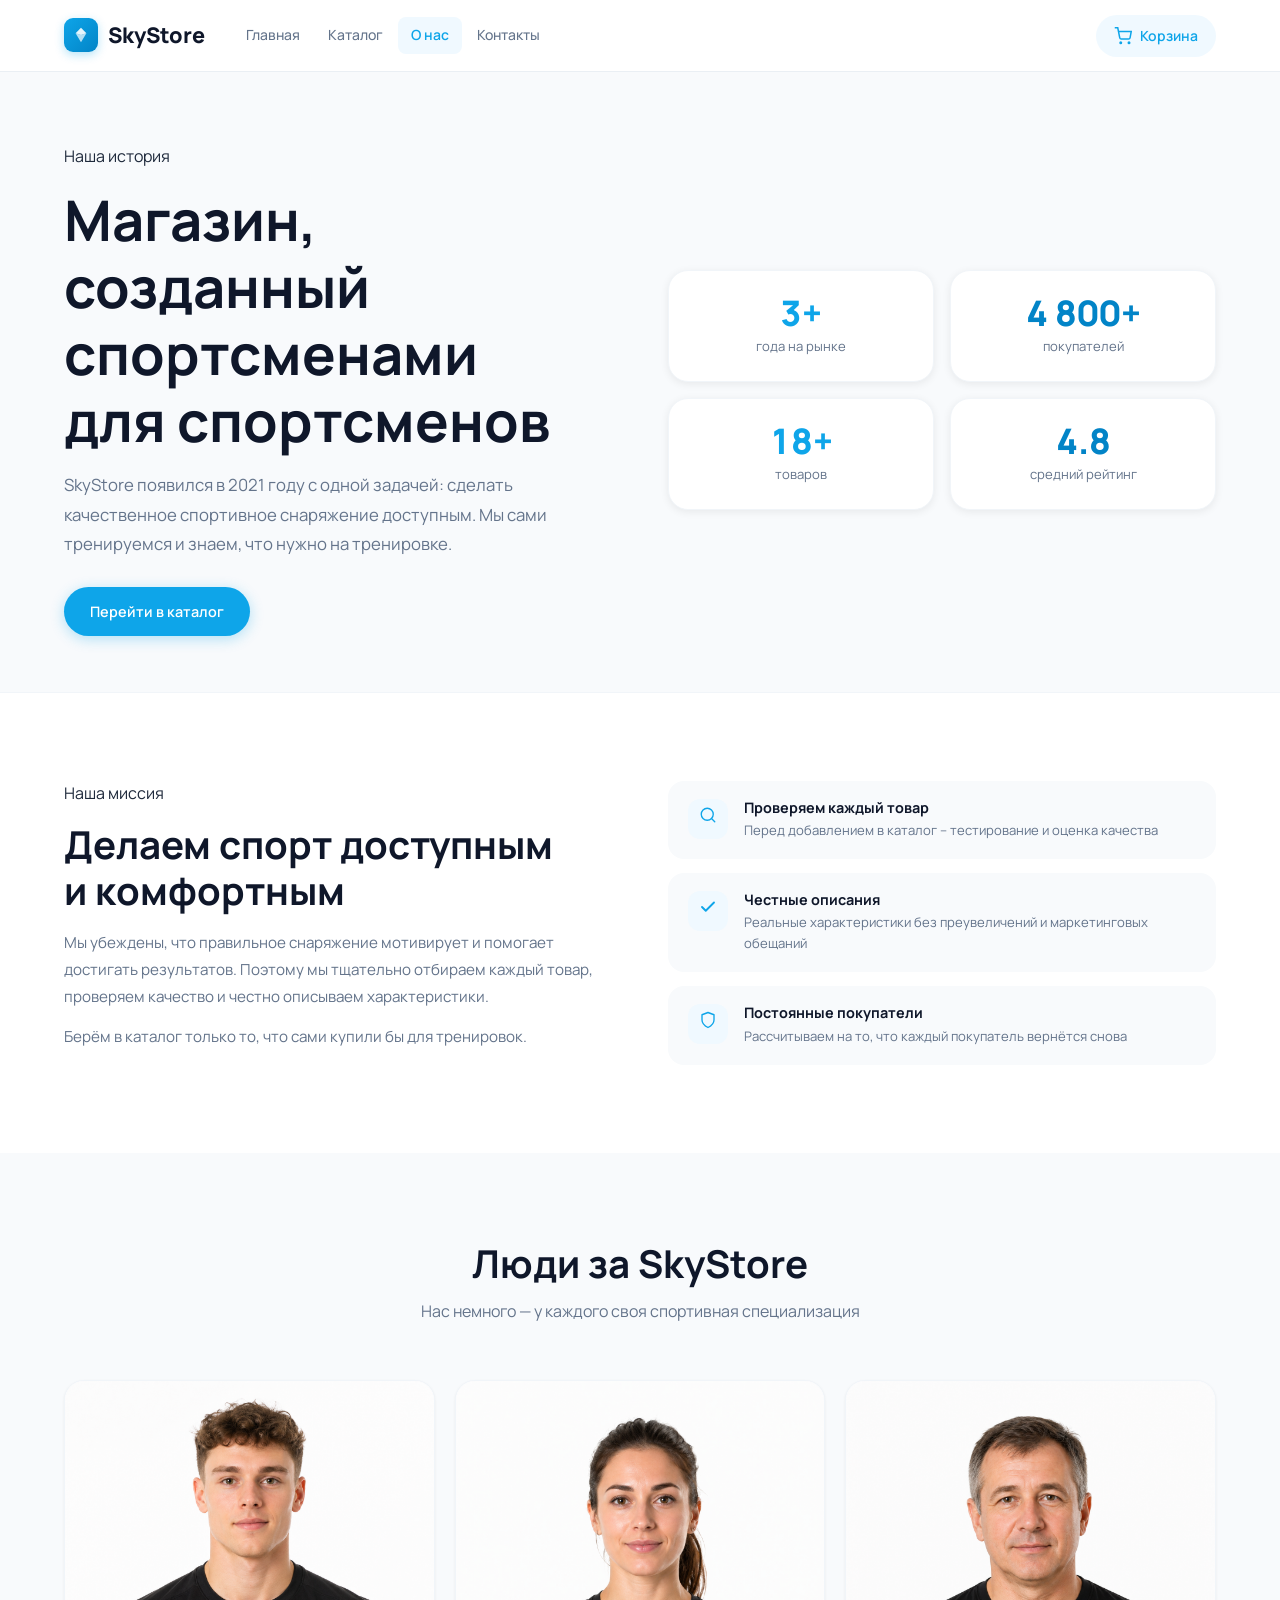
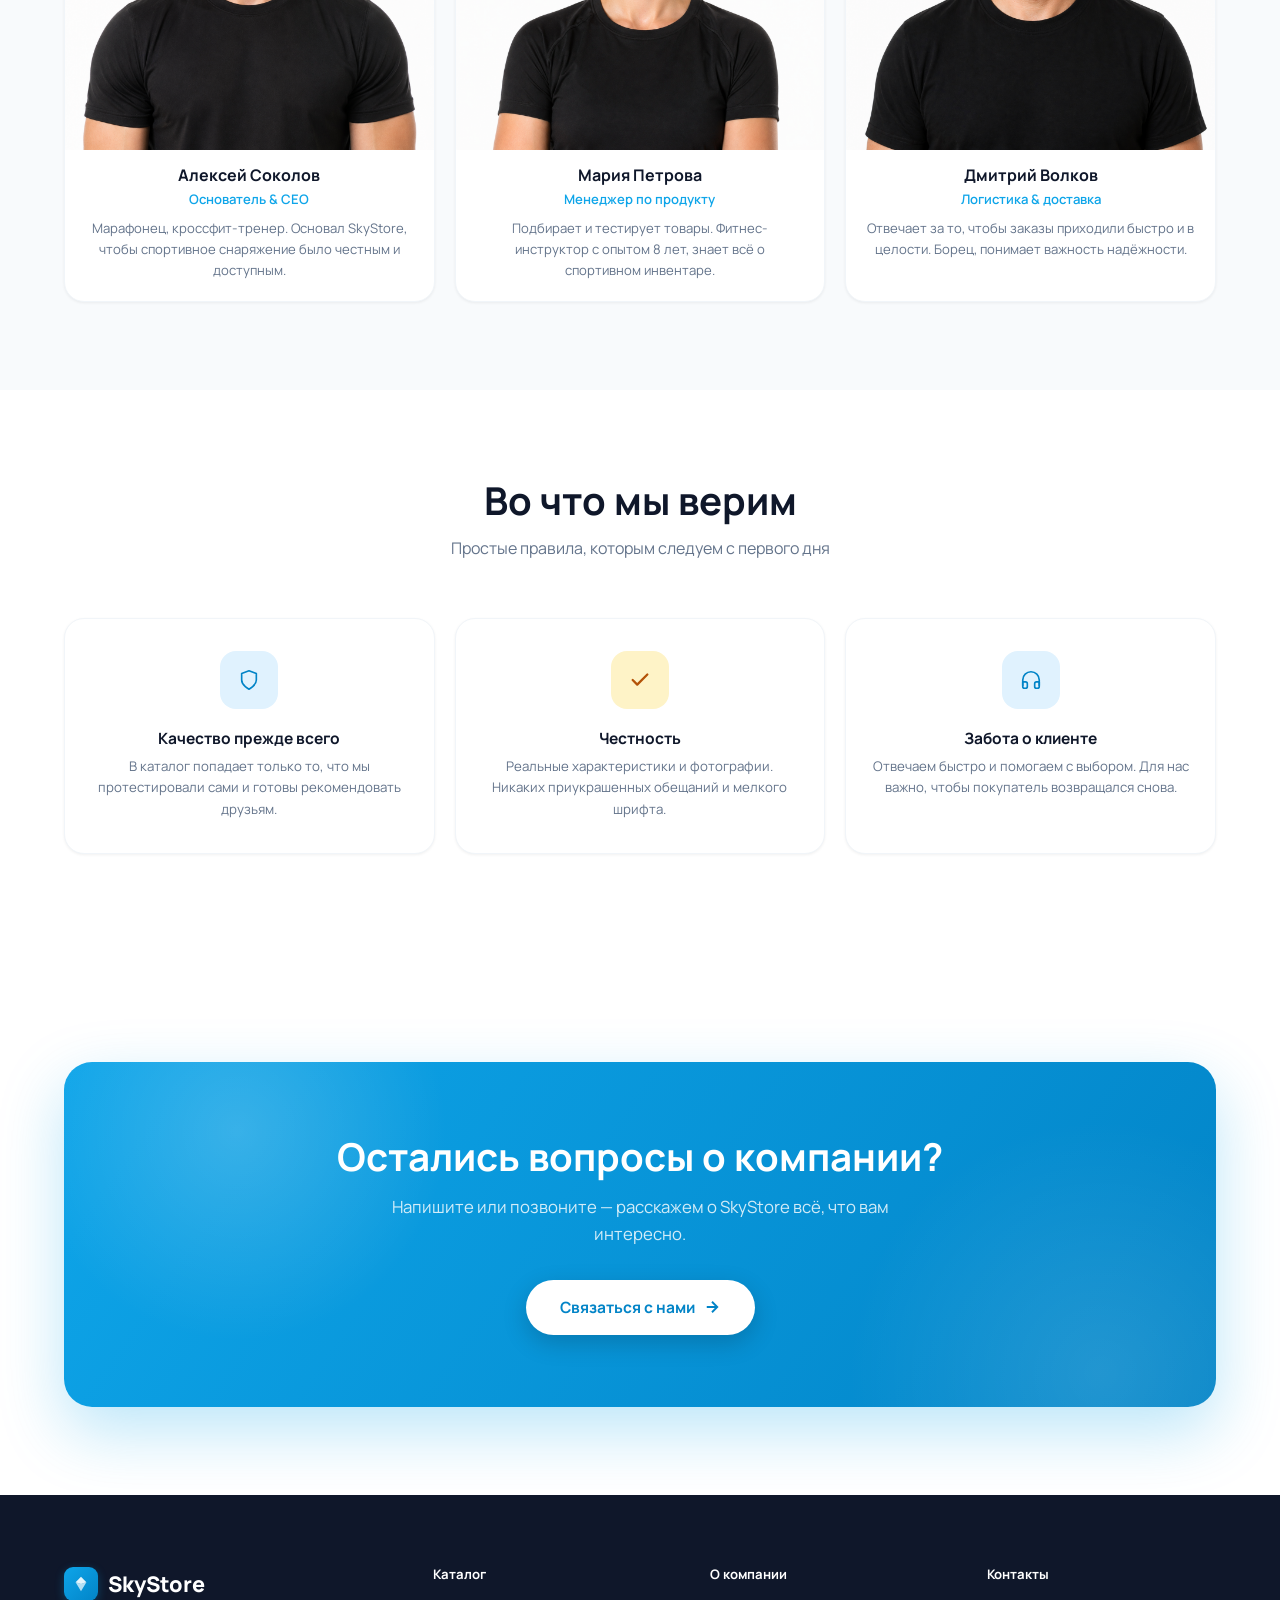
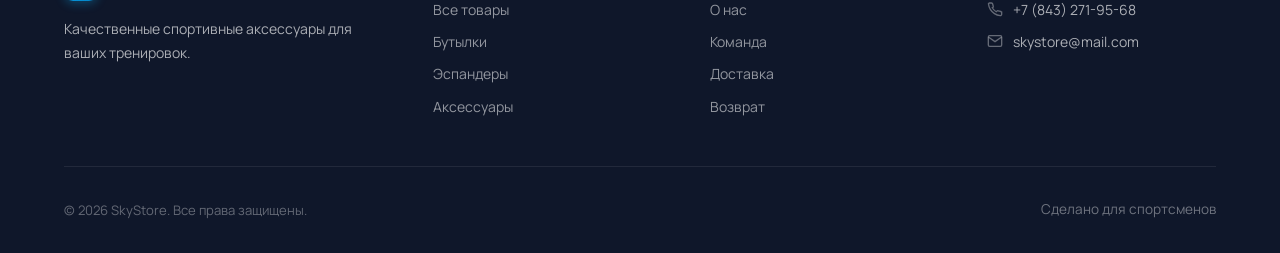
<file: about.html>
﻿<!DOCTYPE html>
<html lang="ru">
<head>
  <meta charset="UTF-8">
  <meta name="viewport" content="width=device-width, initial-scale=1.0">
  <title>О нас – SkyStore</title>
  <meta name="description" content="История магазина SkyStore, наша миссия, команда. Узнайте, почему тысячи спортсменов выбирают нас.">
  <link rel="icon" type="image/svg+xml" href="data:image/svg+xml,%3Csvg xmlns='http://www.w3.org/2000/svg' viewBox='0 0 32 32'%3E%3Crect width='32' height='32' rx='7' fill='%230EA5E9'/%3E%3Cpath d='M16 5L9 12l7 2.5 7-2.5L16 5z' fill='white' opacity='.95'/%3E%3Cpath d='M9 12l7 15 7-15-7 2.5L9 12z' fill='white' opacity='.75'/%3E%3C/svg%3E">
  <link rel="preconnect" href="https://fonts.googleapis.com">
  <link rel="preconnect" href="https://fonts.gstatic.com" crossorigin>
  <link href="https://fonts.googleapis.com/css2?family=Manrope:wght@400;500;600;700;800&display=swap" rel="stylesheet">
  <link rel="stylesheet" href="css/style.css">
</head>
<body data-page="about">

  <header class="site-header">
    <div class="container">
      <div class="header-inner">
        <a href="index.html" class="logo">
          <div class="logo-icon"><svg viewBox="0 0 20 20" fill="none"><path d="M10 2L4 8l6 2 6-2-6-6z" fill="white" opacity=".9"/><path d="M4 8l6 10 6-10-6 2-6-2z" fill="white" opacity=".7"/></svg></div>
          SkyStore
        </a>
        <nav class="nav">
          <a href="index.html"    class="nav-link">Главная</a>
          <a href="catalog.html"  class="nav-link">Каталог</a>
          <a href="about.html"    class="nav-link active">О нас</a>
          <a href="contacts.html" class="nav-link">Контакты</a>
        </nav>
        <div class="header-actions">
          <a href="cart.html" class="cart-btn">
            <svg width="18" height="18" viewBox="0 0 24 24" fill="none" stroke="currentColor" stroke-width="2"><circle cx="9" cy="21" r="1"/><circle cx="20" cy="21" r="1"/><path d="M1 1h4l2.68 13.39a2 2 0 0 0 2 1.61h9.72a2 2 0 0 0 2-1.61L23 6H6"/></svg>
            Корзина <span class="cart-count" style="display:none">0</span>
          </a>
          <button class="hamburger" aria-label="Меню"><span></span><span></span><span></span></button>
        </div>
      </div>
    </div>
  </header>

  <nav class="mobile-nav">
    <a href="index.html"    class="nav-link">Главная</a>
    <a href="catalog.html"  class="nav-link">Каталог</a>
    <a href="about.html"    class="nav-link">О нас</a>
    <a href="contacts.html" class="nav-link">Контакты</a>
    <a href="cart.html"     class="nav-link">Корзина</a>
  </nav>

  <main class="page-content">

    <!-- Hero -->
    <div class="page-hero">
      <div class="container">
        <div class="about-hero-grid" data-reveal="up">
          <div class="about-hero-text">
            <div class="eyebrow">Наша история</div>
            <h1>Магазин, созданный спортсменами для спортсменов</h1>
            <p class="about-hero-desc">SkyStore появился в 2021 году с одной задачей: сделать качественное спортивное снаряжение доступным. Мы сами тренируемся и знаем, что нужно на тренировке.</p>
            <a href="catalog.html" class="btn btn-primary">Перейти в каталог</a>
          </div>
          <div class="about-stats-grid">
            <div class="about-stat-card">
              <div class="about-stat-num" style="color:var(--c-primary)">3+</div>
              <div class="about-stat-label">года на рынке</div>
            </div>
            <div class="about-stat-card">
              <div class="about-stat-num" style="color:var(--c-primary-dark)">4 800+</div>
              <div class="about-stat-label">покупателей</div>
            </div>
            <div class="about-stat-card">
              <div class="about-stat-num" style="color:var(--c-primary)">18+</div>
              <div class="about-stat-label">товаров</div>
            </div>
            <div class="about-stat-card">
              <div class="about-stat-num" style="color:var(--c-primary-dark)">4.8</div>
              <div class="about-stat-label">средний рейтинг</div>
            </div>
          </div>
        </div>
      </div>
    </div>

    <!-- Mission -->
    <section class="section" style="background:var(--c-white)">
      <div class="container">
        <div class="about-mission-grid">
          <div data-reveal="right">
            <div class="eyebrow">Наша миссия</div>
            <h2>Делаем спорт доступным и комфортным</h2>
            <p class="about-text">Мы убеждены, что правильное снаряжение мотивирует и помогает достигать результатов. Поэтому мы тщательно отбираем каждый товар, проверяем качество и честно описываем характеристики.</p>
            <p class="about-text">Берём в каталог только то, что сами купили бы для тренировок.</p>
          </div>
          <div class="about-mission-cards" data-reveal="left">
            <div class="about-mission-item">
              <div class="about-mission-icon"><span data-icon="search"></span></div>
              <div>
                <h4>Проверяем каждый товар</h4>
                <p>Перед добавлением в каталог – тестирование и оценка качества</p>
              </div>
            </div>
            <div class="about-mission-item">
              <div class="about-mission-icon"><span data-icon="check"></span></div>
              <div>
                <h4>Честные описания</h4>
                <p>Реальные характеристики без преувеличений и маркетинговых обещаний</p>
              </div>
            </div>
            <div class="about-mission-item">
              <div class="about-mission-icon"><span data-icon="shield"></span></div>
              <div>
                <h4>Постоянные покупатели</h4>
                <p>Рассчитываем на то, что каждый покупатель вернётся снова</p>
              </div>
            </div>
          </div>
        </div>
      </div>
    </section>

    <!-- Team -->
    <section class="section" style="background:var(--c-bg)" id="team">
      <div class="container">
        <div class="section-header" data-reveal="up">
          <div class="eyebrow">Команда</div>
          <h2>Люди за SkyStore</h2>
          <p>Нас немного — у каждого своя спортивная специализация</p>
        </div>
        <div class="team-grid">
          <div class="team-card" data-reveal="up" data-delay="100">
            <div class="team-avatar team-photo">
              <img src="images/ceo%20photo.png" alt="Алексей Соколов" loading="lazy">
            </div>
            <div class="team-card-info">
              <h4>Алексей Соколов</h4>
              <span>Основатель & CEO</span>
              <p style="font-size:.82rem;color:var(--c-text-muted);margin-top:8px">Марафонец, кроссфит-тренер. Основал SkyStore, чтобы спортивное снаряжение было честным и доступным.</p>
            </div>
          </div>
          <div class="team-card" data-reveal="up" data-delay="200">
            <div class="team-avatar team-photo">
              <img src="images/manage%20photo.png" alt="Мария Петрова" loading="lazy">
            </div>
            <div class="team-card-info">
              <h4>Мария Петрова</h4>
              <span>Менеджер по продукту</span>
              <p style="font-size:.82rem;color:var(--c-text-muted);margin-top:8px">Подбирает и тестирует товары. Фитнес-инструктор с опытом 8 лет, знает всё о спортивном инвентаре.</p>
            </div>
          </div>
          <div class="team-card" data-reveal="up" data-delay="300">
            <div class="team-avatar team-photo">
              <img src="images/delivery%20photo.png" alt="Дмитрий Волков" loading="lazy">
            </div>
            <div class="team-card-info">
              <h4>Дмитрий Волков</h4>
              <span>Логистика & доставка</span>
              <p style="font-size:.82rem;color:var(--c-text-muted);margin-top:8px">Отвечает за то, чтобы заказы приходили быстро и в целости. Борец, понимает важность надёжности.</p>
            </div>
          </div>
        </div>
      </div>
    </section>

    <!-- Values -->
    <section class="section" style="background:var(--c-white)">
      <div class="container">
        <div class="section-header" data-reveal="up">
          <div class="eyebrow">Принципы</div>
          <h2>Во что мы верим</h2>
          <p>Простые правила, которым следуем с первого дня</p>
        </div>
        <div class="about-delivery-grid">
          <div class="feature-card" data-reveal="up" data-delay="100">
            <div class="feature-icon" style="background:#e0f2fe;color:#0284c7"><span data-icon="shield"></span></div>
            <h4>Качество прежде всего</h4>
            <p>В каталог попадает только то, что мы протестировали сами и готовы рекомендовать друзьям.</p>
          </div>
          <div class="feature-card" data-reveal="up" data-delay="200">
            <div class="feature-icon" style="background:#fef3c7;color:#b45309"><span data-icon="check"></span></div>
            <h4>Честность</h4>
            <p>Реальные характеристики и фотографии. Никаких приукрашенных обещаний и мелкого шрифта.</p>
          </div>
          <div class="feature-card" data-reveal="up" data-delay="300">
            <div class="feature-icon" style="background:#e0f2fe;color:#0284c7"><span data-icon="headset"></span></div>
            <h4>Забота о клиенте</h4>
            <p>Отвечаем быстро и помогаем с выбором. Для нас важно, чтобы покупатель возвращался снова.</p>
          </div>
        </div>
      </div>
    </section>

    <!-- CTA -->
    <section class="section cta-section">
      <div class="container">
        <div class="cta-card" data-reveal="up">
          <h2>Остались вопросы о компании?</h2>
          <p>Напишите или позвоните — расскажем о SkyStore всё, что вам интересно.</p>
          <a href="contacts.html" class="btn btn-lg btn-white" style="margin-top:32px">
            Связаться с нами
            <svg width="18" height="18" viewBox="0 0 24 24" fill="none" stroke="currentColor" stroke-width="2.5"><path d="M5 12h14M12 5l7 7-7 7"/></svg>
          </a>
        </div>
      </div>
    </section>

  </main>

  <footer class="site-footer">
    <div class="container">
      <div class="footer-grid">
        <div class="footer-brand">
          <a href="index.html" class="logo"><div class="logo-icon"><svg viewBox="0 0 20 20" fill="none"><path d="M10 2L4 8l6 2 6-2-6-6z" fill="white" opacity=".9"/><path d="M4 8l6 10 6-10-6 2-6-2z" fill="white" opacity=".7"/></svg></div>SkyStore</a>
          <p style="margin-top:var(--gap-md)">Качественные спортивные аксессуары для ваших тренировок.</p>
        </div>
        <div class="footer-col"><h4>Каталог</h4><div class="footer-links"><a href="catalog.html">Все товары</a><a href="catalog.html?cat=bottles">Бутылки</a><a href="catalog.html?cat=expanders">Эспандеры</a><a href="catalog.html?cat=accessories">Аксессуары</a></div></div>
        <div class="footer-col"><h4>О компании</h4><div class="footer-links"><a href="about.html">О нас</a><a href="about.html#team">Команда</a><a href="index.html#delivery">Доставка</a><a href="index.html#returns">Возврат</a></div></div>
        <div class="footer-col"><h4>Контакты</h4><div class="footer-contact-item"><svg width="16" height="16" viewBox="0 0 24 24" fill="none" stroke="currentColor" stroke-width="2"><path d="M22 16.92v3a2 2 0 0 1-2.18 2 19.79 19.79 0 0 1-8.63-3.07 19.5 19.5 0 0 1-6-6 19.79 19.79 0 0 1-3.07-8.67A2 2 0 0 1 3.61 3H6.6a2 2 0 0 1 2 1.72c.127.96.361 1.903.7 2.81a2 2 0 0 1-.45 2.11L7.91 10.09a16 16 0 0 0 6 6l.92-.92a2 2 0 0 1 2.11-.45c.907.339 1.85.573 2.81.7A2 2 0 0 1 21.73 17z"/></svg><span>+7 (843) 271-95-68</span></div><div class="footer-contact-item"><svg width="16" height="16" viewBox="0 0 24 24" fill="none" stroke="currentColor" stroke-width="2"><path d="M4 4h16c1.1 0 2 .9 2 2v12c0 1.1-.9 2-2 2H4c-1.1 0-2-.9-2-2V6c0-1.1.9-2 2-2z"/><polyline points="22,6 12,13 2,6"/></svg><span>skystore@mail.com</span></div></div>
      </div>
        <div class="footer-bottom"><p>&copy; 2026 SkyStore. Все права защищены.</p><span style="font-size:.85rem;color:rgba(255,255,255,.4)">Сделано для спортсменов</span></div>
    </div>
  </footer>

  <script src="js/cart.js"></script>
  <script src="js/main.js"></script>
  <script>
    function toggleFaq(btn) {
      const item = btn.closest('.faq-item');
      const isOpen = item.classList.contains('open');
      document.querySelectorAll('.faq-item.open').forEach(el => el.classList.remove('open'));
      if (!isOpen) item.classList.add('open');
    }
  </script>
</body>
</html>
</file>
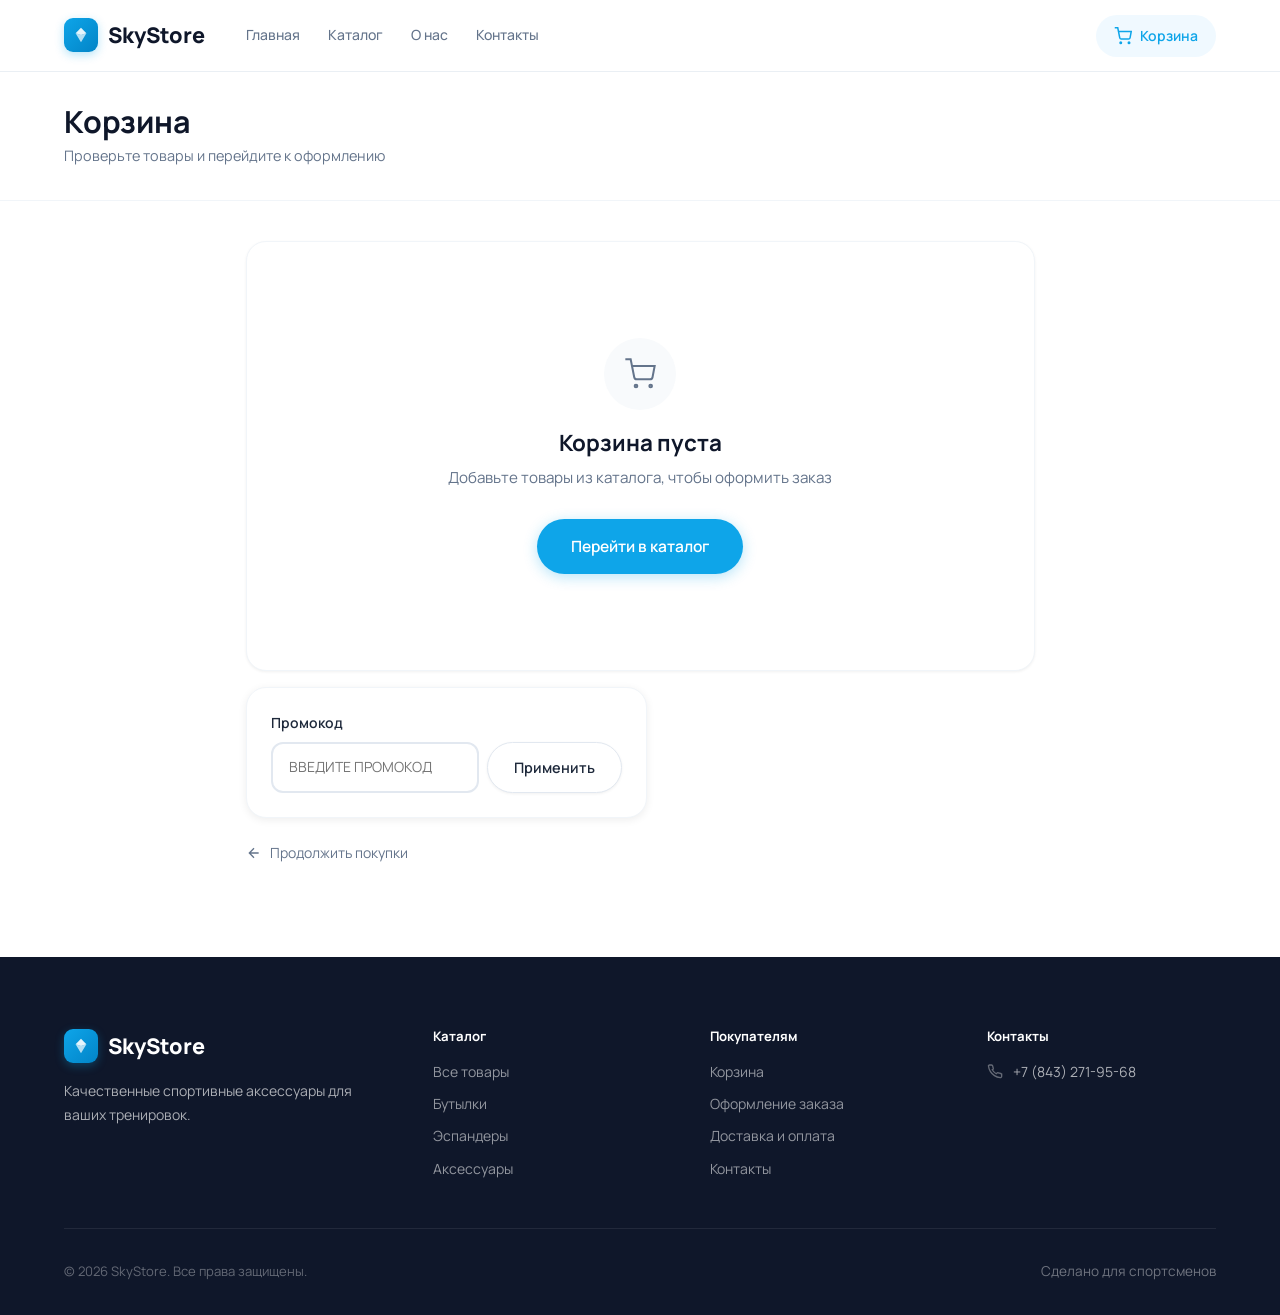
<file: cart.html>
﻿<!DOCTYPE html>
<html lang="ru">
<head>
  <meta charset="UTF-8">
  <meta name="viewport" content="width=device-width, initial-scale=1.0">
  <title>Корзина – SkyStore</title>
  <meta name="description" content="Ваша корзина в магазине SkyStore. Проверьте заказ и перейдите к оформлению.">
  <link rel="icon" type="image/svg+xml" href="data:image/svg+xml,%3Csvg xmlns='http://www.w3.org/2000/svg' viewBox='0 0 32 32'%3E%3Crect width='32' height='32' rx='7' fill='%230EA5E9'/%3E%3Cpath d='M16 5L9 12l7 2.5 7-2.5L16 5z' fill='white' opacity='.95'/%3E%3Cpath d='M9 12l7 15 7-15-7 2.5L9 12z' fill='white' opacity='.75'/%3E%3C/svg%3E">
  <link rel="preconnect" href="https://fonts.googleapis.com">
  <link rel="preconnect" href="https://fonts.gstatic.com" crossorigin>
  <link href="https://fonts.googleapis.com/css2?family=Manrope:wght@400;500;600;700;800&display=swap" rel="stylesheet">
  <link rel="stylesheet" href="css/style.css">
</head>
<body data-page="cart">

  <header class="site-header">
    <div class="container">
      <div class="header-inner">
        <a href="index.html" class="logo">
          <div class="logo-icon"><svg viewBox="0 0 20 20" fill="none"><path d="M10 2L4 8l6 2 6-2-6-6z" fill="white" opacity=".9"/><path d="M4 8l6 10 6-10-6 2-6-2z" fill="white" opacity=".7"/></svg></div>
          SkyStore
        </a>
        <nav class="nav">
          <a href="index.html"    class="nav-link">Главная</a>
          <a href="catalog.html"  class="nav-link">Каталог</a>
          <a href="about.html"    class="nav-link">О нас</a>
          <a href="contacts.html" class="nav-link">Контакты</a>
        </nav>
        <div class="header-actions">
          <a href="cart.html" class="cart-btn">
            <svg width="18" height="18" viewBox="0 0 24 24" fill="none" stroke="currentColor" stroke-width="2"><circle cx="9" cy="21" r="1"/><circle cx="20" cy="21" r="1"/><path d="M1 1h4l2.68 13.39a2 2 0 0 0 2 1.61h9.72a2 2 0 0 0 2-1.61L23 6H6"/></svg>
            Корзина <span class="cart-count" style="display:none">0</span>
          </a>
          <button class="hamburger" aria-label="Меню"><span></span><span></span><span></span></button>
        </div>
      </div>
    </div>
  </header>

  <nav class="mobile-nav">
    <a href="index.html"    class="nav-link">Главная</a>
    <a href="catalog.html"  class="nav-link">Каталог</a>
    <a href="about.html"    class="nav-link">О нас</a>
    <a href="contacts.html" class="nav-link">Контакты</a>
    <a href="cart.html"     class="nav-link">Корзина</a>
  </nav>

  <main class="page-content">
    <div class="page-title-bar">
      <div class="container">
        <h1>Корзина</h1>
        <p>Проверьте товары и перейдите к оформлению</p>
      </div>
    </div>

    <div class="container cart-page">

      <!-- Empty state -->
      <div id="cart-empty" style="display:none" class="cart-empty">
        <div class="cart-empty-icon">
          <svg viewBox="0 0 24 24" fill="none" stroke="currentColor" stroke-width="1.5"><circle cx="9" cy="21" r="1"/><circle cx="20" cy="21" r="1"/><path d="M1 1h4l2.68 13.39a2 2 0 0 0 2 1.61h9.72a2 2 0 0 0 2-1.61L23 6H6"/></svg>
        </div>
        <h2>Корзина пуста</h2>
        <p>Добавьте товары из каталога, чтобы оформить заказ</p>
        <a href="catalog.html" class="btn btn-primary btn-lg">Перейти в каталог</a>
      </div>

      <!-- Cart layout -->
      <div class="cart-layout">

        <!-- Items -->
        <div>
          <div id="cart-items" class="cart-items">
            <!-- JS renders -->
          </div>

          <!-- Promo code -->
          <div class="promo-card" style="background:var(--c-white);border-radius:var(--r-xl);padding:var(--gap-lg);border:1px solid var(--c-border-light);box-shadow:var(--shadow-card);margin-top:var(--gap-md)">
            <div style="font-size:.875rem;font-weight:600;margin-bottom:var(--gap-sm)">Промокод</div>
            <div class="promo-form-row" style="display:flex;gap:var(--gap-sm)">
              <input type="text" id="promo-input" placeholder="Введите промокод" style="flex:1;padding:11px 16px;border:2px solid var(--c-border);border-radius:var(--r-md);font-size:.875rem;transition:var(--t-fast);text-transform:uppercase" onfocus="this.style.borderColor='var(--c-primary)'" onblur="this.style.borderColor='var(--c-border)'">
              <button id="promo-apply-btn" class="btn btn-secondary" style="white-space:nowrap" onclick="applyPromo()">Применить</button>
            </div>
            <div id="promo-msg" class="promo-msg" style="display:none"></div>
          </div>

          <div style="margin-top:var(--gap-lg)">
            <a href="catalog.html" style="display:inline-flex;align-items:center;gap:8px;color:var(--c-text-muted);font-size:.875rem;transition:var(--t-fast)" onmouseover="this.style.color='var(--c-primary)'" onmouseout="this.style.color='var(--c-text-muted)'">
              <svg width="16" height="16" viewBox="0 0 24 24" fill="none" stroke="currentColor" stroke-width="2"><path d="M19 12H5M12 19l-7-7 7-7"/></svg>
              Продолжить покупки
            </a>
          </div>
        </div>

        <!-- Summary -->
        <div id="cart-summary" class="cart-summary">
          <h3>Итого</h3>

          <div class="summary-rows">
            <div class="summary-row">
              <span class="label">Товары</span>
              <span class="value" id="summary-subtotal">0 ₽</span>
            </div>
            <div class="summary-row" id="summary-discount-row" style="display:none">
              <span class="label" style="color:var(--c-success)">Скидка</span>
              <span class="value" id="summary-discount" style="color:var(--c-success)"></span>
            </div>
            <div class="summary-row">
              <span class="label">Доставка</span>
              <span class="value" id="summary-delivery">290 ₽</span>
            </div>
          </div>

          <p id="free-delivery-msg" style="font-size:.78rem;color:var(--c-primary);background:var(--c-primary-pale);padding:8px 12px;border-radius:var(--r-sm);margin-bottom:var(--gap-md);display:none"></p>

          <div class="summary-divider"></div>

          <div class="summary-total">
            <span class="label">К оплате</span>
            <span class="value" id="summary-total">0 ₽</span>
          </div>

          <!-- Delivery choice -->
          <div style="margin-bottom:var(--gap-lg)">
            <div style="font-size:.8rem;font-weight:700;text-transform:uppercase;letter-spacing:.1em;color:var(--c-text-muted);margin-bottom:var(--gap-sm)">Доставка</div>
            <div style="display:flex;flex-direction:column;gap:8px">
              <label class="delivery-option">
                <input type="radio" name="delivery" value="standard" checked>
                <span class="delivery-radio"></span>
                <span class="delivery-label">Стандартная</span>
                <span class="delivery-price">290 ₽</span>
              </label>
              <label class="delivery-option">
                <input type="radio" name="delivery" value="express">
                <span class="delivery-radio"></span>
                <span class="delivery-label">Экспресс (1 день)</span>
                <span class="delivery-price">490 ₽</span>
              </label>
              <label class="delivery-option">
                <input type="radio" name="delivery" value="pickup">
                <span class="delivery-radio"></span>
                <span class="delivery-label">Самовывоз</span>
                <span class="delivery-price" style="color:var(--c-primary)">Бесплатно</span>
              </label>
            </div>
          </div>

          <a href="checkout.html" class="btn btn-primary cart-checkout-btn">
            Оформить заказ
            <svg width="18" height="18" viewBox="0 0 24 24" fill="none" stroke="currentColor" stroke-width="2.5"><path d="M5 12h14M12 5l7 7-7 7"/></svg>
          </a>

          <div style="display:flex;align-items:center;justify-content:center;gap:var(--gap-sm);margin-top:var(--gap-md)">
            <svg width="14" height="14" viewBox="0 0 24 24" fill="none" stroke="var(--c-text-muted)" stroke-width="2"><rect x="3" y="11" width="18" height="11" rx="2" ry="2"/><path d="M7 11V7a5 5 0 0 1 10 0v4"/></svg>
            <span style="font-size:.78rem;color:var(--c-text-muted)">Безопасная оплата</span>
          </div>
        </div>

      </div>
    </div>
  </main>

  <footer class="site-footer">
    <div class="container">
      <div class="footer-grid">
        <div class="footer-brand">
          <a href="index.html" class="logo"><div class="logo-icon"><svg viewBox="0 0 20 20" fill="none"><path d="M10 2L4 8l6 2 6-2-6-6z" fill="white" opacity=".9"/><path d="M4 8l6 10 6-10-6 2-6-2z" fill="white" opacity=".7"/></svg></div>SkyStore</a>
          <p style="margin-top:var(--gap-md)">Качественные спортивные аксессуары для ваших тренировок.</p>
        </div>
        <div class="footer-col"><h4>Каталог</h4><div class="footer-links"><a href="catalog.html">Все товары</a><a href="catalog.html?cat=bottles">Бутылки</a><a href="catalog.html?cat=expanders">Эспандеры</a><a href="catalog.html?cat=accessories">Аксессуары</a></div></div>
        <div class="footer-col"><h4>Покупателям</h4><div class="footer-links"><a href="cart.html">Корзина</a><a href="checkout.html">Оформление заказа</a><a href="index.html#delivery">Доставка и оплата</a><a href="contacts.html">Контакты</a></div></div>
        <div class="footer-col"><h4>Контакты</h4><div class="footer-contact-item"><svg width="16" height="16" viewBox="0 0 24 24" fill="none" stroke="currentColor" stroke-width="2"><path d="M22 16.92v3a2 2 0 0 1-2.18 2 19.79 19.79 0 0 1-8.63-3.07 19.5 19.5 0 0 1-6-6 19.79 19.79 0 0 1-3.07-8.67A2 2 0 0 1 3.61 3H6.6a2 2 0 0 1 2 1.72c.127.96.361 1.903.7 2.81a2 2 0 0 1-.45 2.11L7.91 10.09a16 16 0 0 0 6 6l.92-.92a2 2 0 0 1 2.11-.45c.907.339 1.85.573 2.81.7A2 2 0 0 1 21.73 17z"/></svg><span>+7 (843) 271-95-68</span></div></div>
      </div>
      <div class="footer-bottom"><p>&copy; 2026 SkyStore. Все права защищены.</p><span style="font-size:.85rem;color:rgba(255,255,255,.4)">Сделано для спортсменов</span></div>
    </div>
  </footer>

  <script src="js/cart.js"></script>
  <script src="js/main.js"></script>
  <script>
    document.addEventListener('DOMContentLoaded', () => {
      document.querySelectorAll('[name="delivery"]').forEach(r => {
        r.addEventListener('change', updateCartSummary);
      });
    });
  </script>
</body>
</html>
</file>
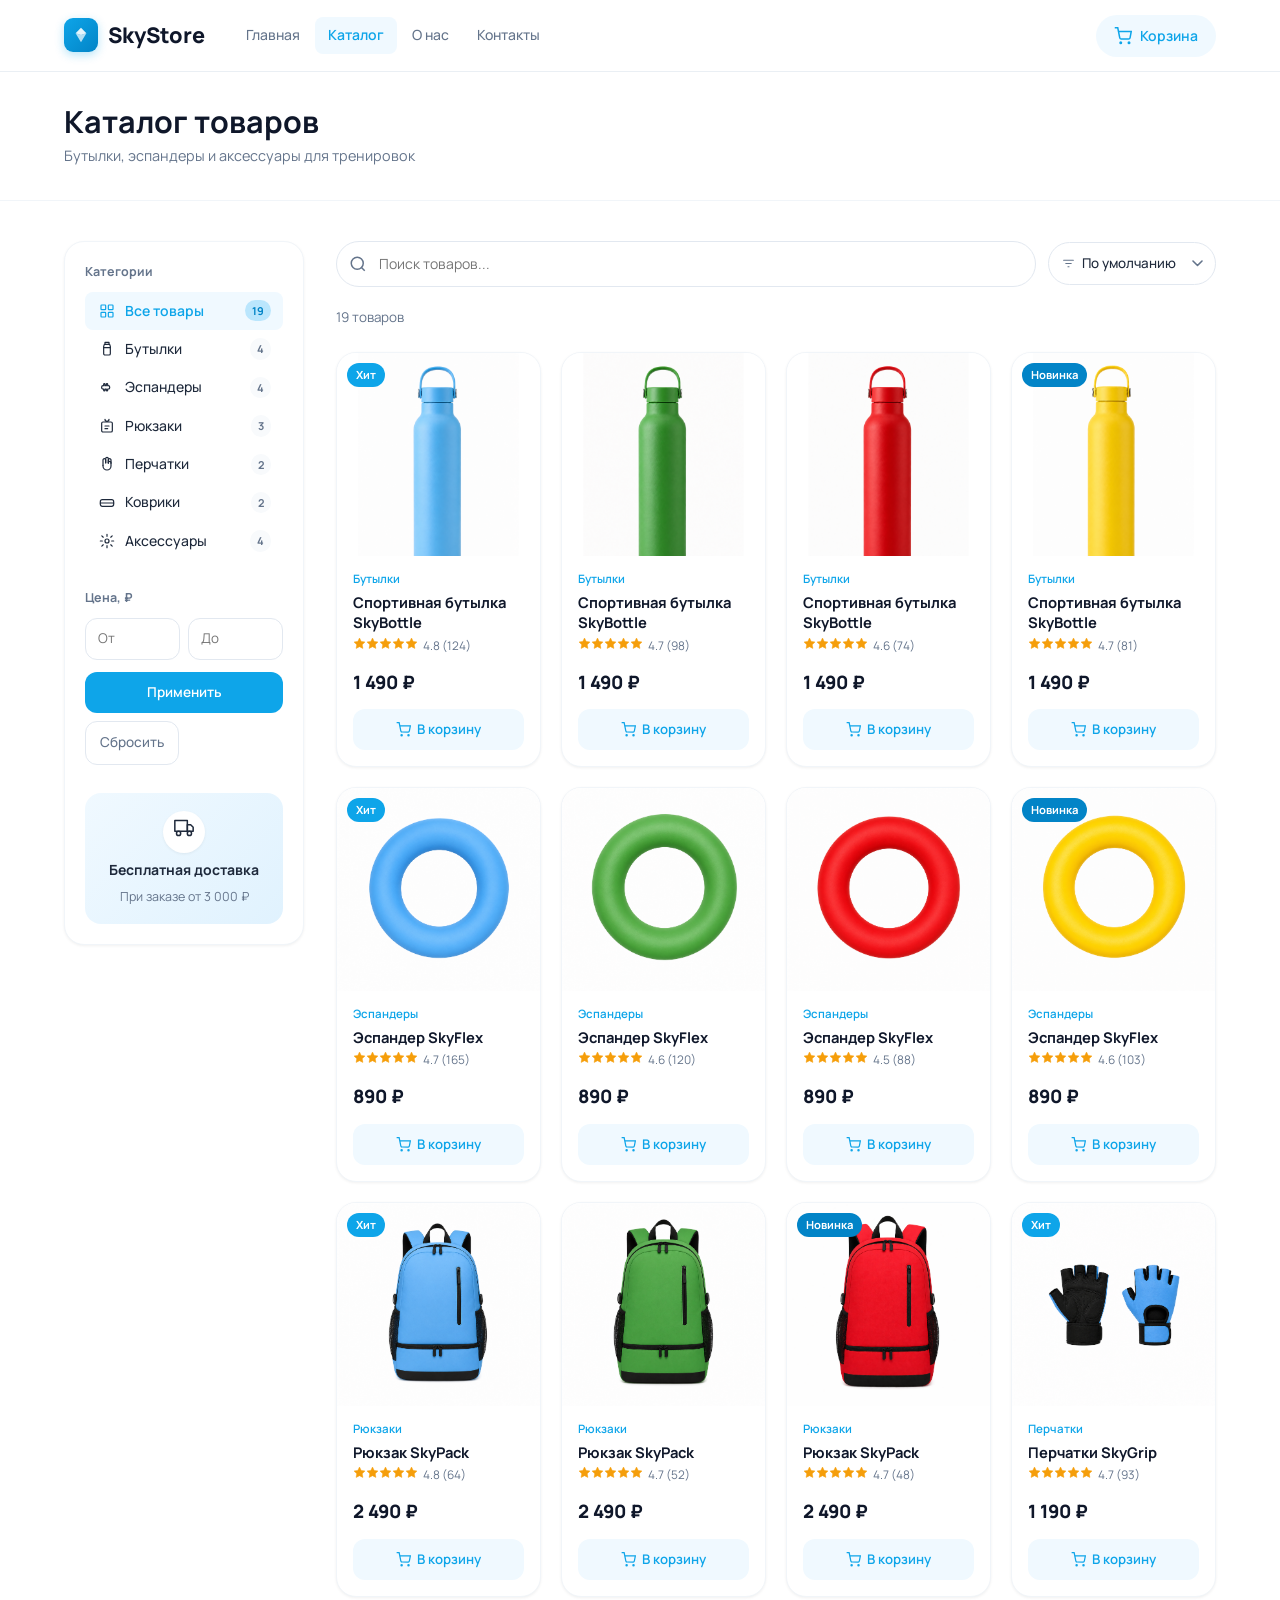
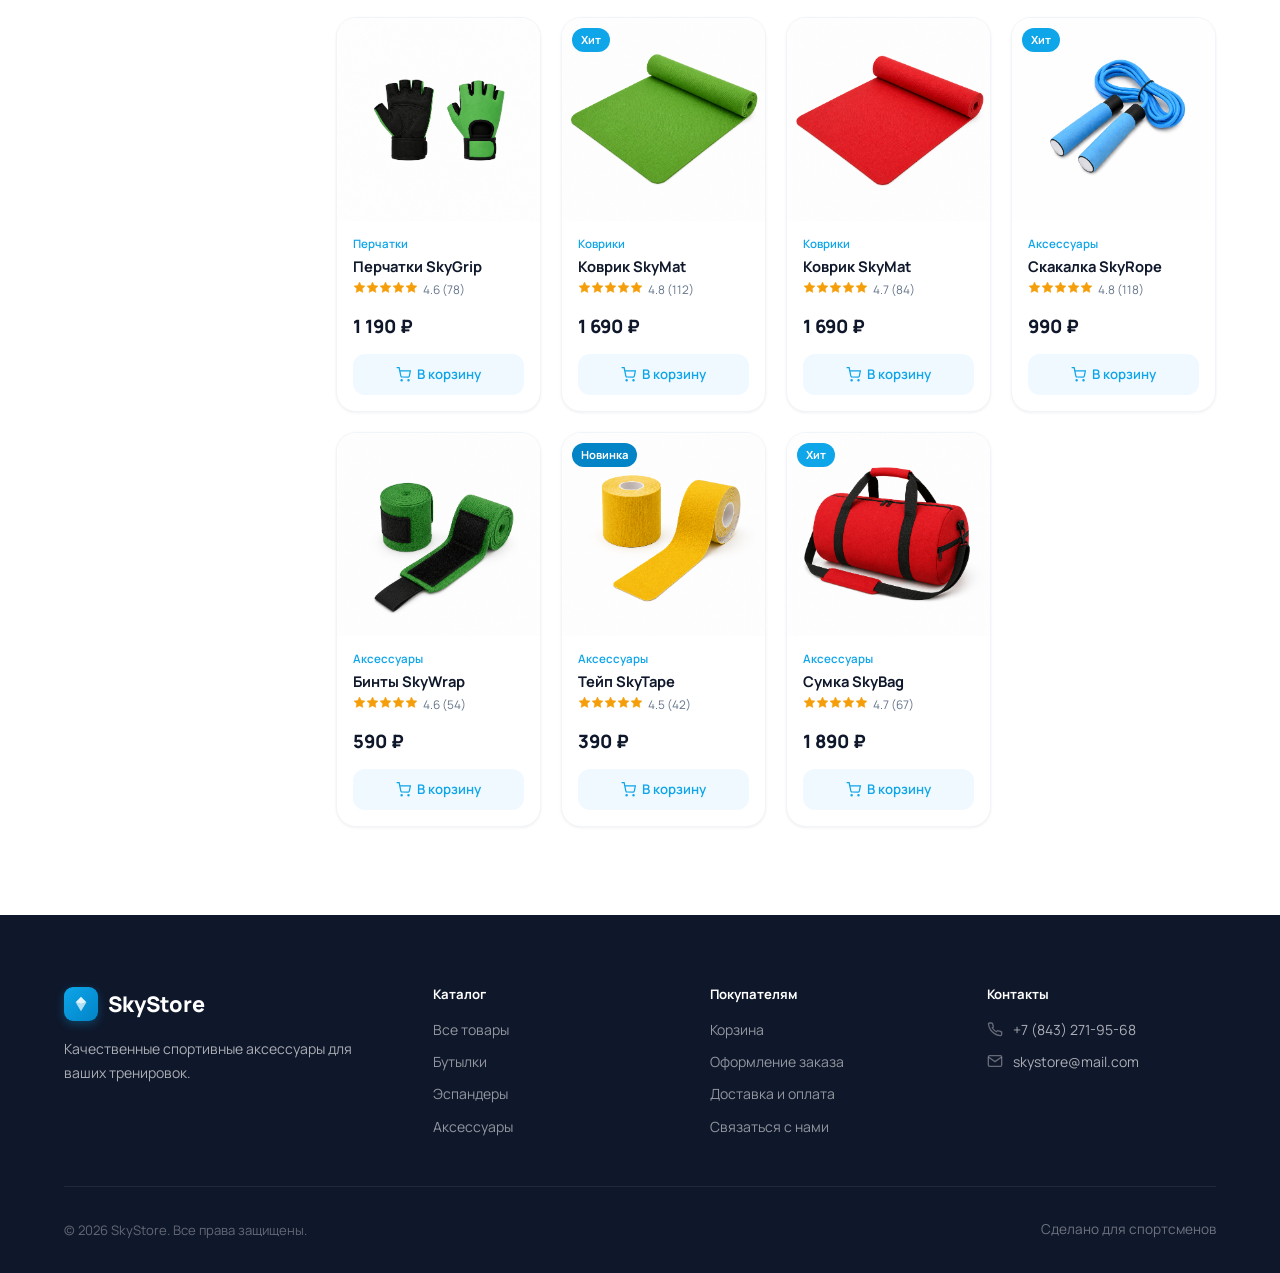
<file: catalog.html>
﻿<!DOCTYPE html>
<html lang="ru">
<head>
  <meta charset="UTF-8">
  <meta name="viewport" content="width=device-width, initial-scale=1.0">
  <title>Каталог товаров – SkyStore</title>
  <meta name="description" content="Каталог спортивных бутылок, эспандеров и аксессуаров для тренировок в магазине SkyStore. Фильтры, сортировка, удобный поиск.">
  <link rel="icon" type="image/svg+xml" href="data:image/svg+xml,%3Csvg xmlns='http://www.w3.org/2000/svg' viewBox='0 0 32 32'%3E%3Crect width='32' height='32' rx='7' fill='%230EA5E9'/%3E%3Cpath d='M16 5L9 12l7 2.5 7-2.5L16 5z' fill='white' opacity='.95'/%3E%3Cpath d='M9 12l7 15 7-15-7 2.5L9 12z' fill='white' opacity='.75'/%3E%3C/svg%3E">
  <link rel="preconnect" href="https://fonts.googleapis.com">
  <link rel="preconnect" href="https://fonts.gstatic.com" crossorigin>
  <link href="https://fonts.googleapis.com/css2?family=Manrope:wght@400;500;600;700;800&display=swap" rel="stylesheet">
  <link rel="stylesheet" href="css/style.css">
</head>
<body data-page="catalog">

  <header class="site-header">
    <div class="container">
      <div class="header-inner">
        <a href="index.html" class="logo">
          <div class="logo-icon">
            <svg viewBox="0 0 20 20" fill="none"><path d="M10 2L4 8l6 2 6-2-6-6z" fill="white" opacity=".9"/><path d="M4 8l6 10 6-10-6 2-6-2z" fill="white" opacity=".7"/></svg>
          </div>
          SkyStore
        </a>
        <nav class="nav">
          <a href="index.html"    class="nav-link">Главная</a>
          <a href="catalog.html"  class="nav-link active">Каталог</a>
          <a href="about.html"    class="nav-link">О нас</a>
          <a href="contacts.html" class="nav-link">Контакты</a>
        </nav>
        <div class="header-actions">
          <a href="cart.html" class="cart-btn">
            <svg width="18" height="18" viewBox="0 0 24 24" fill="none" stroke="currentColor" stroke-width="2"><circle cx="9" cy="21" r="1"/><circle cx="20" cy="21" r="1"/><path d="M1 1h4l2.68 13.39a2 2 0 0 0 2 1.61h9.72a2 2 0 0 0 2-1.61L23 6H6"/></svg>
            Корзина <span class="cart-count" style="display:none">0</span>
          </a>
          <button class="hamburger" aria-label="Меню"><span></span><span></span><span></span></button>
        </div>
      </div>
    </div>
  </header>

  <nav class="mobile-nav">
    <a href="index.html"    class="nav-link">Главная</a>
    <a href="catalog.html"  class="nav-link">Каталог</a>
    <a href="about.html"    class="nav-link">О нас</a>
    <a href="contacts.html" class="nav-link">Контакты</a>
    <a href="cart.html"     class="nav-link">Корзина</a>
  </nav>

  <main class="page-content">
    <div class="page-title-bar">
      <div class="container">
        <h1>Каталог товаров</h1>
        <p>Бутылки, эспандеры и аксессуары для тренировок</p>
      </div>
    </div>

    <div class="container catalog-page">
      <div class="catalog-layout">

        <!-- ══ SIDEBAR ══ -->
        <aside class="catalog-sidebar">

          <div class="sidebar-section">
            <div class="sidebar-title">Категории</div>
            <div class="filter-list">
              <button class="filter-btn active" data-cat="all">
                <span class="filter-btn-icon">
                  <svg viewBox="0 0 24 24" fill="none" stroke="currentColor" stroke-width="1.8" stroke-linecap="round" stroke-linejoin="round"><rect x="3" y="3" width="7" height="7" rx="1"/><rect x="14" y="3" width="7" height="7" rx="1"/><rect x="3" y="14" width="7" height="7" rx="1"/><rect x="14" y="14" width="7" height="7" rx="1"/></svg>
                </span>
                Все товары <span class="filter-count">19</span>
              </button>
              <button class="filter-btn" data-cat="bottles">
                <span class="filter-btn-icon">
                  <svg viewBox="0 0 24 24" fill="none" stroke="currentColor" stroke-width="1.8" stroke-linecap="round" stroke-linejoin="round"><path d="M9 2h6v3H9zM8 5h8l1 3v11a2 2 0 0 1-2 2H9a2 2 0 0 1-2-2V8l1-3z"/><path d="M7 10h10"/></svg>
                </span>
                Бутылки <span class="filter-count">4</span>
              </button>
              <button class="filter-btn" data-cat="expanders">
                <span class="filter-btn-icon">
                  <svg viewBox="0 0 24 24" fill="none" stroke="currentColor" stroke-width="1.8" stroke-linecap="round" stroke-linejoin="round"><path d="M4 12c0-1.1.9-2 2-2h1V8a1 1 0 0 1 2 0v2h2V8a1 1 0 0 1 2 0v2h1a2 2 0 0 1 2 2v1a2 2 0 0 1-2 2h-1v2a1 1 0 0 1-2 0v-2h-2v2a1 1 0 0 1-2 0v-2H6a2 2 0 0 1-2-2v-1z"/></svg>
                </span>
                Эспандеры <span class="filter-count">4</span>
              </button>
              <button class="filter-btn" data-cat="backpacks">
                <span class="filter-btn-icon">
                  <svg viewBox="0 0 24 24" fill="none" stroke="currentColor" stroke-width="1.8" stroke-linecap="round" stroke-linejoin="round"><path d="M9 2a3 3 0 0 0 6 0"/><path d="M6 6h12a2 2 0 0 1 2 2v11a2 2 0 0 1-2 2H6a2 2 0 0 1-2-2V8a2 2 0 0 1 2-2z"/><path d="M9 12h6M9 16h4"/></svg>
                </span>
                Рюкзаки <span class="filter-count">3</span>
              </button>
              <button class="filter-btn" data-cat="gloves">
                <span class="filter-btn-icon">
                  <svg viewBox="0 0 24 24" fill="none" stroke="currentColor" stroke-width="1.8" stroke-linecap="round" stroke-linejoin="round"><path d="M18 11V6a2 2 0 0 0-4 0v5"/><path d="M14 10V4a2 2 0 0 0-4 0v6"/><path d="M10 10.5V6a2 2 0 0 0-4 0v8"/><path d="M6 14v1a6 6 0 0 0 12 0v-5a2 2 0 0 0-4 0"/></svg>
                </span>
                Перчатки <span class="filter-count">2</span>
              </button>
              <button class="filter-btn" data-cat="mats">
                <span class="filter-btn-icon">
                  <svg viewBox="0 0 24 24" fill="none" stroke="currentColor" stroke-width="1.8" stroke-linecap="round" stroke-linejoin="round"><rect x="2" y="7" width="20" height="10" rx="3"/><path d="M2 12h20"/></svg>
                </span>
                Коврики <span class="filter-count">2</span>
              </button>
              <button class="filter-btn" data-cat="accessories">
                <span class="filter-btn-icon">
                  <svg viewBox="0 0 24 24" fill="none" stroke="currentColor" stroke-width="1.8" stroke-linecap="round" stroke-linejoin="round"><circle cx="12" cy="12" r="3"/><path d="M12 2v3M12 19v3M4.22 4.22l2.12 2.12M17.66 17.66l2.12 2.12M2 12h3M19 12h3M4.22 19.78l2.12-2.12M17.66 6.34l2.12-2.12"/></svg>
                </span>
                Аксессуары <span class="filter-count">4</span>
              </button>
            </div>
          </div>

          <div class="sidebar-section">
            <div class="sidebar-title">Цена, ₽</div>
            <div class="price-range-inputs">
              <input type="number" class="price-input" id="price-min" placeholder="От" min="0">
              <input type="number" class="price-input" id="price-max" placeholder="До" min="0">
            </div>
            <div class="price-range-actions">
              <button type="button" class="btn-price-apply" id="price-apply">Применить</button>
              <button type="button" class="btn-price-reset" id="price-reset">Сбросить</button>
            </div>
          </div>

          <div class="sidebar-section">
            <div style="background:linear-gradient(135deg,var(--c-primary-pale),#e0f2fe);border-radius:var(--r-lg);padding:18px 16px;text-align:center;display:flex;flex-direction:column;align-items:center;gap:8px">
              <div style="width:42px;height:42px;border-radius:50%;background:#fff;display:flex;align-items:center;justify-content:center;box-shadow:var(--shadow-xs)"><span data-icon="truck"></span></div>
              <div style="font-size:.875rem;font-weight:700;line-height:1.35">Бесплатная доставка</div>
              <div style="font-size:.78rem;color:var(--c-text-muted);line-height:1.4">При заказе от 3 000 ₽</div>
            </div>
          </div>

        </aside>

        <!-- ══ MAIN ══ -->
        <div class="catalog-main">

          <div class="catalog-toolbar">
            <div class="search-box">
              <svg width="18" height="18" viewBox="0 0 24 24" fill="none" stroke="currentColor" stroke-width="2"><circle cx="11" cy="11" r="8"/><path d="m21 21-4.35-4.35"/></svg>
              <input type="text" id="catalog-search" placeholder="Поиск товаров...">
            </div>
            <!-- Custom sort dropdown -->
            <div class="csel-wrap" id="sort-wrap">
              <button class="csel-trigger" id="sort-trigger" type="button" aria-haspopup="listbox" aria-expanded="false">
                <svg width="13" height="13" viewBox="0 0 24 24" fill="none" stroke="currentColor" stroke-width="2" stroke-linecap="round"><path d="M3 6h18M7 12h10M11 18h2"/></svg>
                <span id="sort-label">По умолчанию</span>
                <svg class="csel-chevron" width="11" height="11" viewBox="0 0 11 7" fill="none"><path d="M1 1l4.5 4.5L10 1" stroke="currentColor" stroke-width="1.6" stroke-linecap="round" stroke-linejoin="round"/></svg>
              </button>
              <div class="csel-dropdown" id="sort-dropdown" role="listbox">
                <div class="csel-opt active" data-value="default" role="option"><span>По умолчанию</span><svg class="csel-check" width="13" height="13" viewBox="0 0 24 24" fill="none" stroke="currentColor" stroke-width="2.5"><path d="M20 6L9 17l-5-5"/></svg></div>
                <div class="csel-opt" data-value="price-asc" role="option"><span>Цена: по возрастанию</span><svg class="csel-check" width="13" height="13" viewBox="0 0 24 24" fill="none" stroke="currentColor" stroke-width="2.5"><path d="M20 6L9 17l-5-5"/></svg></div>
                <div class="csel-opt" data-value="price-desc" role="option"><span>Цена: по убыванию</span><svg class="csel-check" width="13" height="13" viewBox="0 0 24 24" fill="none" stroke="currentColor" stroke-width="2.5"><path d="M20 6L9 17l-5-5"/></svg></div>
                <div class="csel-opt" data-value="rating" role="option"><span>По рейтингу</span><svg class="csel-check" width="13" height="13" viewBox="0 0 24 24" fill="none" stroke="currentColor" stroke-width="2.5"><path d="M20 6L9 17l-5-5"/></svg></div>
                <div class="csel-opt" data-value="popular" role="option"><span>По популярности</span><svg class="csel-check" width="13" height="13" viewBox="0 0 24 24" fill="none" stroke="currentColor" stroke-width="2.5"><path d="M20 6L9 17l-5-5"/></svg></div>
              </div>
              <!-- native select stays hidden for JS compatibility -->
              <select id="catalog-sort" class="csel-native" aria-hidden="true" tabindex="-1">
                <option value="default">По умолчанию</option>
                <option value="price-asc">Цена: по возрастанию</option>
                <option value="price-desc">Цена: по убыванию</option>
                <option value="rating">По рейтингу</option>
                <option value="popular">По популярности</option>
              </select>
            </div>
          </div>

          <div style="display:flex;align-items:center;justify-content:space-between;margin-bottom:var(--gap-lg)">
            <span id="results-count" class="catalog-results-count">12 товаров</span>
          </div>

          <div class="products-grid" id="catalog-grid">
            <!-- JS renders products -->
          </div>

        </div>
      </div>
    </div>
  </main>

  <footer class="site-footer">
    <div class="container">
      <div class="footer-grid">
        <div class="footer-brand">
          <a href="index.html" class="logo">
            <div class="logo-icon"><svg viewBox="0 0 20 20" fill="none"><path d="M10 2L4 8l6 2 6-2-6-6z" fill="white" opacity=".9"/><path d="M4 8l6 10 6-10-6 2-6-2z" fill="white" opacity=".7"/></svg></div>
            SkyStore
          </a>
          <p style="margin-top:var(--gap-md)">Качественные спортивные аксессуары для ваших тренировок.</p>
        </div>
        <div class="footer-col">
          <h4>Каталог</h4>
          <div class="footer-links">
            <a href="catalog.html">Все товары</a>
            <a href="catalog.html?cat=bottles">Бутылки</a>
            <a href="catalog.html?cat=expanders">Эспандеры</a>
            <a href="catalog.html?cat=accessories">Аксессуары</a>
          </div>
        </div>
        <div class="footer-col">
          <h4>Покупателям</h4>
          <div class="footer-links">
            <a href="cart.html">Корзина</a>
            <a href="checkout.html">Оформление заказа</a>
            <a href="index.html#delivery">Доставка и оплата</a>
            <a href="contacts.html">Связаться с нами</a>
          </div>
        </div>
        <div class="footer-col">
          <h4>Контакты</h4>
          <div class="footer-contact-item"><svg width="16" height="16" viewBox="0 0 24 24" fill="none" stroke="currentColor" stroke-width="2"><path d="M22 16.92v3a2 2 0 0 1-2.18 2 19.79 19.79 0 0 1-8.63-3.07 19.5 19.5 0 0 1-6-6 19.79 19.79 0 0 1-3.07-8.67A2 2 0 0 1 3.61 3H6.6a2 2 0 0 1 2 1.72c.127.96.361 1.903.7 2.81a2 2 0 0 1-.45 2.11L7.91 10.09a16 16 0 0 0 6 6l.92-.92a2 2 0 0 1 2.11-.45c.907.339 1.85.573 2.81.7A2 2 0 0 1 21.73 17z"/></svg><span>+7 (843) 271-95-68</span></div>
          <div class="footer-contact-item"><svg width="16" height="16" viewBox="0 0 24 24" fill="none" stroke="currentColor" stroke-width="2"><path d="M4 4h16c1.1 0 2 .9 2 2v12c0 1.1-.9 2-2 2H4c-1.1 0-2-.9-2-2V6c0-1.1.9-2 2-2z"/><polyline points="22,6 12,13 2,6"/></svg><span>skystore@mail.com</span></div>
        </div>
      </div>
      <div class="footer-bottom">
        <p>&copy; 2026 SkyStore. Все права защищены.</p>
        <span style="font-size:.85rem;color:rgba(255,255,255,.4)">Сделано для спортсменов</span>
      </div>
    </div>
  </footer>

  <script src="js/cart.js"></script>
  <script src="js/main.js"></script>
  <script>
    /* Apply URL category filter on load */
    document.addEventListener('DOMContentLoaded', () => {
      const params = new URLSearchParams(location.search);
      const cat = params.get('cat');
      if (cat) {
        const btn = document.querySelector(`.filter-btn[data-cat="${cat}"]`);
        if (btn) btn.click();
      }
    });
  </script>
  <script>
    /* ── Custom sort select ────────────────────────────────────── */
    (function () {
      const wrap     = document.getElementById('sort-wrap');
      const trigger  = document.getElementById('sort-trigger');
      const label    = document.getElementById('sort-label');
      const dropdown = document.getElementById('sort-dropdown');
      const native   = document.getElementById('catalog-sort');
      const opts     = dropdown.querySelectorAll('.csel-opt');

      function openDrop() {
        trigger.classList.add('open');
        dropdown.classList.add('open');
        trigger.setAttribute('aria-expanded', 'true');
      }
      function closeDrop() {
        trigger.classList.remove('open');
        dropdown.classList.remove('open');
        trigger.setAttribute('aria-expanded', 'false');
      }

      trigger.addEventListener('click', (e) => {
        e.stopPropagation();
        trigger.classList.contains('open') ? closeDrop() : openDrop();
      });

      opts.forEach((opt) => {
        opt.addEventListener('click', () => {
          opts.forEach((o) => o.classList.remove('active'));
          opt.classList.add('active');
          label.textContent = opt.querySelector('span').textContent;
          native.value = opt.dataset.value;
          native.dispatchEvent(new Event('change'));
          closeDrop();
        });
      });

      document.addEventListener('click', (e) => { if (!wrap.contains(e.target)) closeDrop(); });
      document.addEventListener('keydown', (e) => { if (e.key === 'Escape') closeDrop(); });
    })();
  </script>
</body>
</html>
</file>
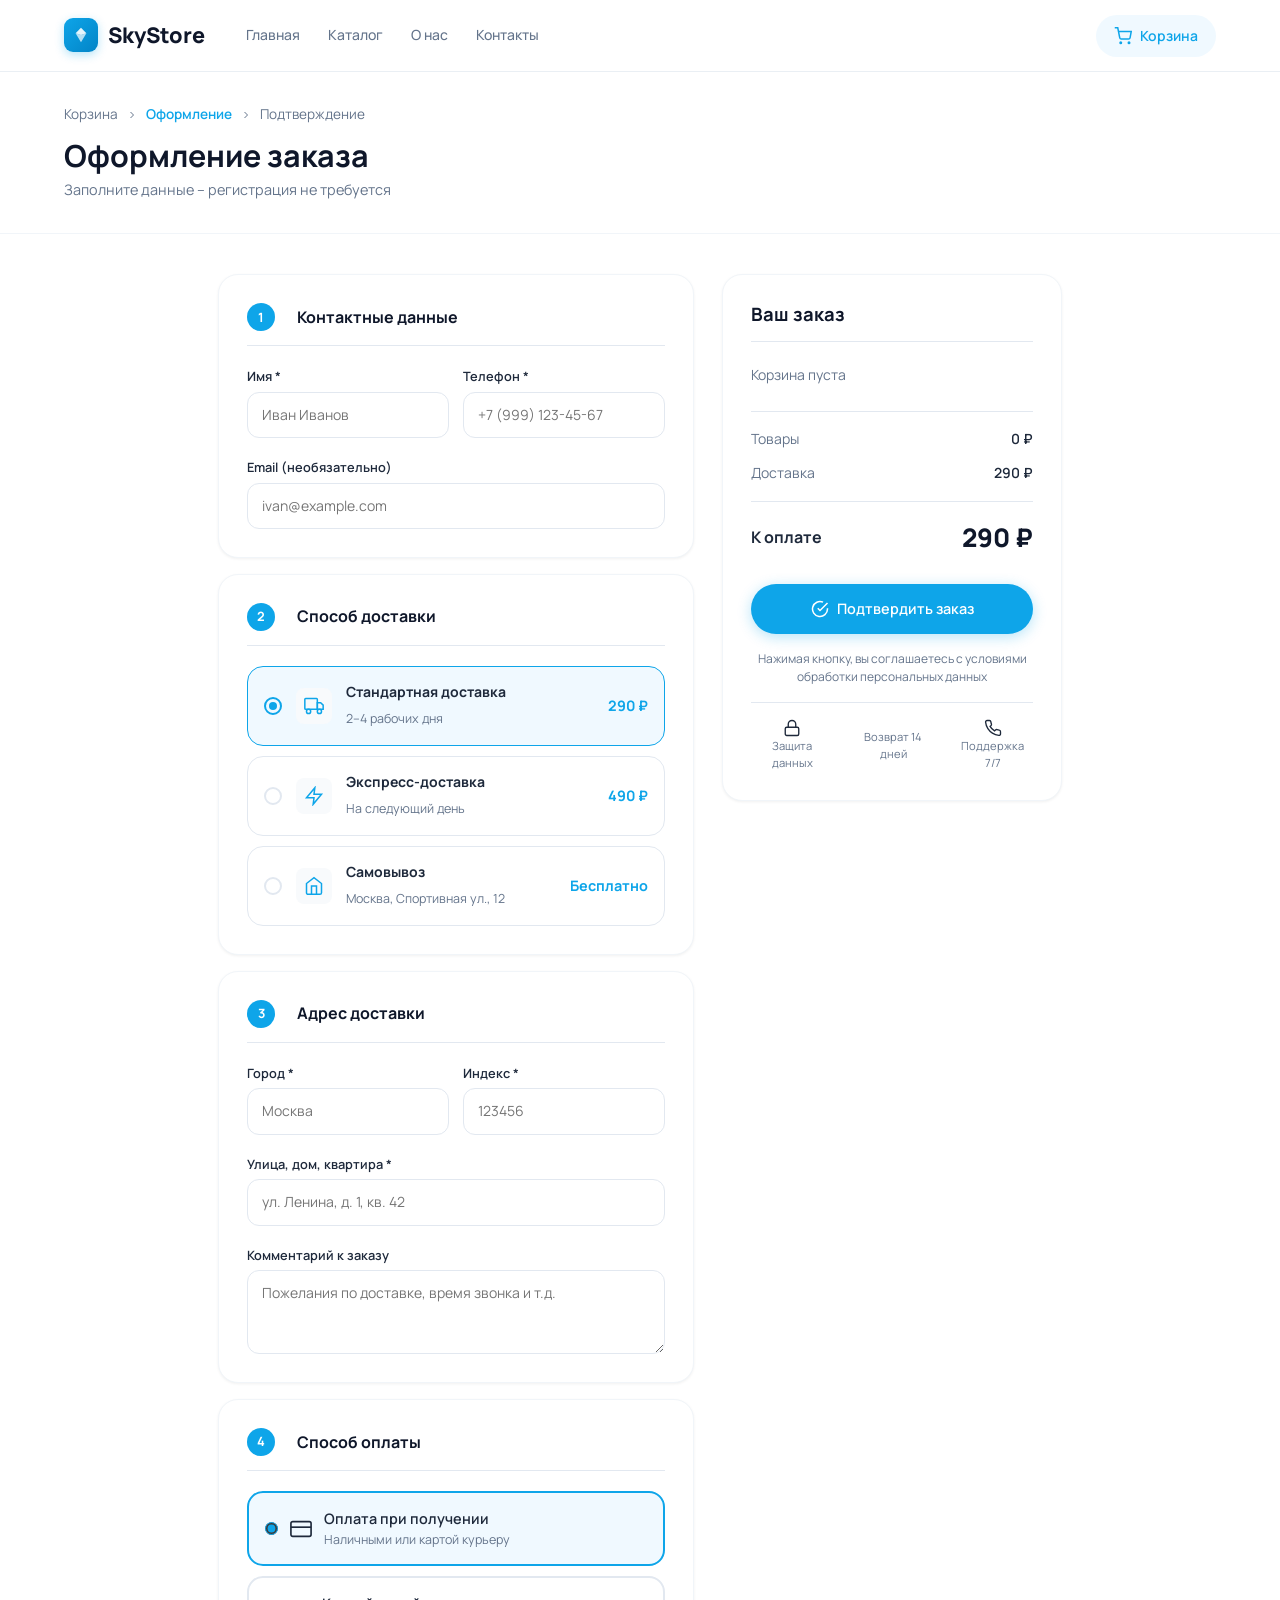
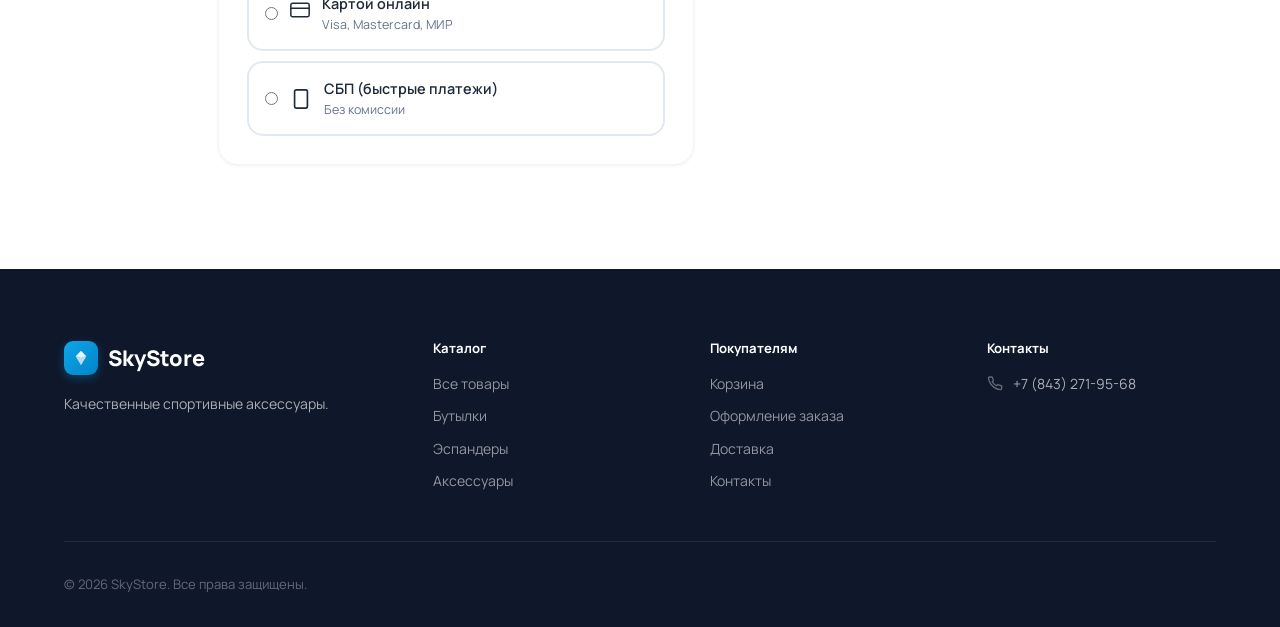
<file: checkout.html>
<!DOCTYPE html>
<html lang="ru">
<head>
  <meta charset="UTF-8">
  <meta name="viewport" content="width=device-width, initial-scale=1.0">
  <title>Оформление заказа – SkyStore</title>
  <meta name="description" content="Оформите заказ в SkyStore. Заполните данные доставки и подтвердите покупку.">
  <link rel="icon" type="image/svg+xml" href="data:image/svg+xml,%3Csvg xmlns='http://www.w3.org/2000/svg' viewBox='0 0 32 32'%3E%3Crect width='32' height='32' rx='7' fill='%230EA5E9'/%3E%3Cpath d='M16 5L9 12l7 2.5 7-2.5L16 5z' fill='white' opacity='.95'/%3E%3Cpath d='M9 12l7 15 7-15-7 2.5L9 12z' fill='white' opacity='.75'/%3E%3C/svg%3E">
  <link rel="preconnect" href="https://fonts.googleapis.com">
  <link rel="preconnect" href="https://fonts.gstatic.com" crossorigin>
  <link href="https://fonts.googleapis.com/css2?family=Manrope:wght@400;500;600;700;800&display=swap" rel="stylesheet">
  <link rel="stylesheet" href="css/style.css">
</head>
<body data-page="checkout">

  <header class="site-header">
    <div class="container">
      <div class="header-inner">
        <a href="index.html" class="logo">
          <div class="logo-icon"><svg viewBox="0 0 20 20" fill="none"><path d="M10 2L4 8l6 2 6-2-6-6z" fill="white" opacity=".9"/><path d="M4 8l6 10 6-10-6 2-6-2z" fill="white" opacity=".7"/></svg></div>
          SkyStore
        </a>
        <nav class="nav">
          <a href="index.html"    class="nav-link">Главная</a>
          <a href="catalog.html"  class="nav-link">Каталог</a>
          <a href="about.html"    class="nav-link">О нас</a>
          <a href="contacts.html" class="nav-link">Контакты</a>
        </nav>
        <div class="header-actions">
          <a href="cart.html" class="cart-btn">
            <svg width="18" height="18" viewBox="0 0 24 24" fill="none" stroke="currentColor" stroke-width="2"><circle cx="9" cy="21" r="1"/><circle cx="20" cy="21" r="1"/><path d="M1 1h4l2.68 13.39a2 2 0 0 0 2 1.61h9.72a2 2 0 0 0 2-1.61L23 6H6"/></svg>
            Корзина <span class="cart-count" style="display:none">0</span>
          </a>
          <button class="hamburger" aria-label="Меню"><span></span><span></span><span></span></button>
        </div>
      </div>
    </div>
  </header>

  <nav class="mobile-nav">
    <a href="index.html"    class="nav-link">Главная</a>
    <a href="catalog.html"  class="nav-link">Каталог</a>
    <a href="about.html"    class="nav-link">О нас</a>
    <a href="contacts.html" class="nav-link">Контакты</a>
    <a href="cart.html"     class="nav-link">Корзина</a>
  </nav>

  <main class="page-content">
    <div class="page-title-bar">
      <div class="container">
        <!-- Steps -->
        <div style="display:flex;align-items:center;flex-wrap:wrap;gap:8px;margin-bottom:12px;font-size:.85rem">
          <a href="cart.html" style="color:var(--c-text-muted)">Корзина</a>
          <svg width="12" height="12" viewBox="0 0 24 24" fill="none" stroke="var(--c-text-muted)" stroke-width="2"><path d="M9 18l6-6-6-6"/></svg>
          <span style="color:var(--c-primary);font-weight:600">Оформление</span>
          <svg width="12" height="12" viewBox="0 0 24 24" fill="none" stroke="var(--c-text-muted)" stroke-width="2"><path d="M9 18l6-6-6-6"/></svg>
          <span style="color:var(--c-text-muted)">Подтверждение</span>
        </div>
        <h1>Оформление заказа</h1>
        <p>Заполните данные – регистрация не требуется</p>
      </div>
    </div>

    <div class="container checkout-page">
      <form id="checkout-form" novalidate>
        <div class="checkout-layout">

          <!-- Left: form -->
          <div>

            <!-- Contact info -->
            <div class="checkout-form-card">
              <h3>
                <span style="display:inline-flex;align-items:center;justify-content:center;width:28px;height:28px;background:var(--c-primary);color:white;border-radius:50%;font-size:.8rem;font-weight:700;margin-right:10px">1</span>
                Контактные данные
              </h3>
              <div class="form-grid">
                <div class="form-group">
                  <label for="name">Имя *</label>
                  <input type="text" id="name" name="name" placeholder="Иван Иванов" required>
                  <span class="form-error" id="name-error"></span>
                </div>
                <div class="form-group">
                  <label for="phone">Телефон *</label>
                  <input type="tel" id="phone" name="phone" placeholder="+7 (999) 123-45-67" required>
                  <span class="form-error" id="phone-error"></span>
                </div>
                <div class="form-group full">
                  <label for="email">Email (необязательно)</label>
                  <input type="email" id="email" name="email" placeholder="ivan@example.com">
                </div>
              </div>
            </div>

            <!-- Delivery -->
            <div class="checkout-form-card">
              <h3>
                <span style="display:inline-flex;align-items:center;justify-content:center;width:28px;height:28px;background:var(--c-primary);color:white;border-radius:50%;font-size:.8rem;font-weight:700;margin-right:10px">2</span>
                Способ доставки
              </h3>
              <div class="delivery-options">
                <div class="delivery-option selected" data-delivery="standard">
                  <input type="radio" name="delivery" value="standard" checked>
                  <div class="delivery-radio"></div>
                  <div class="delivery-option-icon"><svg width="20" height="20" viewBox="0 0 24 24" fill="none" stroke="currentColor" stroke-width="1.8"><rect x="1" y="3" width="15" height="13" rx="1"/><polygon points="16 8 20 8 23 11 23 16 16 16 16 8"/><circle cx="5.5" cy="18.5" r="2.5"/><circle cx="18.5" cy="18.5" r="2.5"/></svg></div>
                  <div class="delivery-option-info">
                    <strong>Стандартная доставка</strong>
                    <span>2–4 рабочих дня</span>
                  </div>
                  <div class="delivery-option-price">290 ₽</div>
                </div>
                <div class="delivery-option" data-delivery="express">
                  <input type="radio" name="delivery" value="express">
                  <div class="delivery-radio"></div>
                  <div class="delivery-option-icon"><svg width="20" height="20" viewBox="0 0 24 24" fill="none" stroke="currentColor" stroke-width="1.8"><polygon points="13 2 3 14 12 14 11 22 21 10 12 10 13 2"/></svg></div>
                  <div class="delivery-option-info">
                    <strong>Экспресс-доставка</strong>
                    <span>На следующий день</span>
                  </div>
                  <div class="delivery-option-price">490 ₽</div>
                </div>
                <div class="delivery-option" data-delivery="pickup">
                  <input type="radio" name="delivery" value="pickup">
                  <div class="delivery-radio"></div>
                  <div class="delivery-option-icon"><svg width="20" height="20" viewBox="0 0 24 24" fill="none" stroke="currentColor" stroke-width="1.8"><path d="M3 9l9-7 9 7v11a2 2 0 0 1-2 2H5a2 2 0 0 1-2-2z"/><polyline points="9 22 9 12 15 12 15 22"/></svg></div>
                  <div class="delivery-option-info">
                    <strong>Самовывоз</strong>
                    <span>Москва, Спортивная ул., 12</span>
                  </div>
                  <div class="delivery-option-price" style="color:var(--c-primary)">Бесплатно</div>
                </div>
              </div>
            </div>

            <!-- Address -->
            <div class="checkout-form-card" id="address-card">
              <h3>
                <span style="display:inline-flex;align-items:center;justify-content:center;width:28px;height:28px;background:var(--c-primary);color:white;border-radius:50%;font-size:.8rem;font-weight:700;margin-right:10px">3</span>
                Адрес доставки
              </h3>
              <div class="form-grid">
                <div class="form-group">
                  <label for="city">Город *</label>
                  <input type="text" id="city" name="city" placeholder="Москва" required>
                  <span class="form-error" id="city-error"></span>
                </div>
                <div class="form-group">
                  <label for="index">Индекс *</label>
                  <input type="text" id="index" name="index" placeholder="123456" required>
                  <span class="form-error" id="index-error"></span>
                </div>
                <div class="form-group full">
                  <label for="address">Улица, дом, квартира *</label>
                  <input type="text" id="address" name="address" placeholder="ул. Ленина, д. 1, кв. 42" required>
                  <span class="form-error" id="address-error"></span>
                </div>
                <div class="form-group full">
                  <label for="comment">Комментарий к заказу</label>
                  <textarea id="comment" name="comment" placeholder="Пожелания по доставке, время звонка и т.д."></textarea>
                </div>
              </div>
            </div>

            <!-- Payment -->
            <div class="checkout-form-card">
              <h3>
                <span style="display:inline-flex;align-items:center;justify-content:center;width:28px;height:28px;background:var(--c-primary);color:white;border-radius:50%;font-size:.8rem;font-weight:700;margin-right:10px">4</span>
                Способ оплаты
              </h3>
              <div style="display:flex;flex-direction:column;gap:10px">
                <label style="display:flex;align-items:center;gap:12px;padding:14px 16px;border:2px solid var(--c-primary);border-radius:var(--r-lg);background:var(--c-primary-pale);cursor:pointer">
                  <input type="radio" name="payment" value="cash" checked style="accent-color:var(--c-primary)">
                  <span style="font-size:1.3rem;display:inline-flex"><svg width="22" height="22" viewBox="0 0 24 24" fill="none" stroke="currentColor" stroke-width="1.8"><rect x="1" y="4" width="22" height="16" rx="2"/><line x1="1" y1="10" x2="23" y2="10"/></svg></span>
                  <div>
                    <div style="font-weight:600;font-size:.9rem">Оплата при получении</div>
                    <div style="font-size:.78rem;color:var(--c-text-muted)">Наличными или картой курьеру</div>
                  </div>
                </label>
                <label style="display:flex;align-items:center;gap:12px;padding:14px 16px;border:2px solid var(--c-border);border-radius:var(--r-lg);cursor:pointer">
                  <input type="radio" name="payment" value="card" style="accent-color:var(--c-primary)">
                  <span data-icon="credit"></span>
                  <div>
                    <div style="font-weight:600;font-size:.9rem">Картой онлайн</div>
                    <div style="font-size:.78rem;color:var(--c-text-muted)">Visa, Mastercard, МИР</div>
                  </div>
                </label>
                <label style="display:flex;align-items:center;gap:12px;padding:14px 16px;border:2px solid var(--c-border);border-radius:var(--r-lg);cursor:pointer">
                  <input type="radio" name="payment" value="sbp" style="accent-color:var(--c-primary)">
                  <span style="display:inline-flex"><svg width="22" height="22" viewBox="0 0 24 24" fill="none" stroke="currentColor" stroke-width="1.8"><rect x="5" y="2" width="14" height="20" rx="2"/><line x1="12" y1="18" x2="12.01" y2="18"/></svg></span>
                  <div>
                    <div style="font-weight:600;font-size:.9rem">СБП (быстрые платежи)</div>
                    <div style="font-size:.78rem;color:var(--c-text-muted)">Без комиссии</div>
                  </div>
                </label>
              </div>
            </div>

          </div>

          <!-- Right: order summary -->
          <div>
            <div class="cart-summary" style="position:sticky;top:calc(var(--header-h) + 20px)">
              <h3>Ваш заказ</h3>

              <div id="checkout-items" style="margin-bottom:var(--gap-lg);max-height:300px;overflow-y:auto">
                <!-- JS fills -->
              </div>

              <div class="summary-divider"></div>

              <div class="summary-rows" style="margin-top:var(--gap-md)">
                <div class="summary-row">
                  <span class="label">Товары</span>
                  <span class="value" id="summary-subtotal">0 ₽</span>
                </div>
                <div class="summary-row">
                  <span class="label">Доставка</span>
                  <span class="value" id="summary-delivery">290 ₽</span>
                </div>
              </div>

              <div class="summary-divider"></div>

              <div class="summary-total">
                <span class="label">К оплате</span>
                <span class="value" id="summary-total">0 ₽</span>
              </div>

              <button type="submit" class="btn btn-primary" style="width:100%;justify-content:center;margin-top:4px">
                <svg width="18" height="18" viewBox="0 0 24 24" fill="none" stroke="currentColor" stroke-width="2"><path d="M22 11.08V12a10 10 0 1 1-5.93-9.14"/><polyline points="22 4 12 14.01 9 11.01"/></svg>
                Подтвердить заказ
              </button>

              <p style="font-size:.75rem;color:var(--c-text-muted);text-align:center;margin-top:var(--gap-md);line-height:1.5">
                Нажимая кнопку, вы соглашаетесь с условиями обработки персональных данных
              </p>

              <div style="display:flex;align-items:center;justify-content:center;gap:var(--gap-md);margin-top:var(--gap-md);padding-top:var(--gap-md);border-top:1px solid var(--c-border)">
                <div style="text-align:center">
                  <div style="font-size:1.2rem;display:flex;align-items:center;justify-content:center"><svg width="18" height="18" viewBox="0 0 24 24" fill="none" stroke="currentColor" stroke-width="1.8"><rect x="3" y="11" width="18" height="11" rx="2"/><path d="M7 11V7a5 5 0 0 1 10 0v4"/></svg></div>
                  <div style="font-size:.7rem;color:var(--c-text-muted)">Защита данных</div>
                </div>
                <div style="text-align:center">
                  <div style="font-size:1.2rem"></div>
                  <div style="font-size:.7rem;color:var(--c-text-muted)">Возврат 14 дней</div>
                </div>
                <div style="text-align:center">
                  <div style="font-size:1.2rem;display:flex;align-items:center;justify-content:center"><svg width="18" height="18" viewBox="0 0 24 24" fill="none" stroke="currentColor" stroke-width="1.8"><path d="M22 16.92v3a2 2 0 0 1-2.18 2 19.79 19.79 0 0 1-8.63-3.07 19.5 19.5 0 0 1-6-6 19.79 19.79 0 0 1-3.07-8.67A2 2 0 0 1 4.18 2h3a2 2 0 0 1 2 1.72 12.84 12.84 0 0 0 .7 2.81 2 2 0 0 1-.45 2.11L8.09 9.91a16 16 0 0 0 6 6l1.27-1.27a2 2 0 0 1 2.11-.45 12.84 12.84 0 0 0 2.81.7A2 2 0 0 1 22 16.92z"/></svg></div>
                  <div style="font-size:.7rem;color:var(--c-text-muted)">Поддержка 7/7</div>
                </div>
              </div>
            </div>
          </div>

        </div>
      </form>
    </div>
  </main>

  <!-- Success overlay -->
  <div class="order-success" id="order-success">
    <div class="order-success-card">
      <div class="success-icon"><svg width="48" height="48" viewBox="0 0 24 24" fill="none" stroke="currentColor" stroke-width="1.8"><path d="M22 11.08V12a10 10 0 1 1-5.93-9.14"/><polyline points="22 4 12 14.01 9 11.01"/></svg></div>
      <h2>Заказ оформлен!</h2>
      <p>
        Ваш заказ <strong id="order-num">#000000</strong> принят в обработку.<br>
        Мы позвоним вам в течение 30 минут для подтверждения.
      </p>
      <div style="background:var(--c-bg);border-radius:var(--r-lg);padding:var(--gap-md);margin-bottom:var(--gap-xl);text-align:left">
        <div style="font-size:.85rem;color:var(--c-text-muted);margin-bottom:4px">Что дальше?</div>
          <div style="font-size:.875rem;display:flex;flex-direction:column;gap:6px">
          <div style="display:flex;align-items:center;gap:8px"><svg width="14" height="14" viewBox="0 0 24 24" fill="none" stroke="currentColor" stroke-width="2"><path d="M22 16.92v3a2 2 0 0 1-2.18 2 19.79 19.79 0 0 1-8.63-3.07 19.5 19.5 0 0 1-6-6 19.79 19.79 0 0 1-3.07-8.67A2 2 0 0 1 4.18 2h3a2 2 0 0 1 2 1.72 12.84 12.84 0 0 0 .7 2.81 2 2 0 0 1-.45 2.11L8.09 9.91a16 16 0 0 0 6 6l1.27-1.27a2 2 0 0 1 2.11-.45 12.84 12.84 0 0 0 2.81.7A2 2 0 0 1 22 16.92z"/></svg> Звонок от менеджера для подтверждения</div>
          <div style="display:flex;align-items:center;gap:8px"><svg width="14" height="14" viewBox="0 0 24 24" fill="none" stroke="currentColor" stroke-width="2"><path d="M21 16V8a2 2 0 0 0-1-1.73l-7-4a2 2 0 0 0-2 0l-7 4A2 2 0 0 0 3 8v8a2 2 0 0 0 1 1.73l7 4a2 2 0 0 0 2 0l7-4A2 2 0 0 0 21 16z"/></svg> Сборка и упаковка заказа</div>
          <div style="display:flex;align-items:center;gap:8px"><svg width="14" height="14" viewBox="0 0 24 24" fill="none" stroke="currentColor" stroke-width="2"><rect x="1" y="3" width="15" height="13" rx="1"/><polygon points="16 8 20 8 23 11 23 16 16 16 16 8"/><circle cx="5.5" cy="18.5" r="2.5"/><circle cx="18.5" cy="18.5" r="2.5"/></svg> Передача в службу доставки</div>
        </div>
      </div>
      <div style="display:flex;gap:var(--gap-md);justify-content:center;flex-wrap:wrap">
        <a href="catalog.html" class="btn btn-primary">Продолжить покупки</a>
        <a href="index.html" class="btn btn-secondary">На главную</a>
      </div>
    </div>
  </div>

  <footer class="site-footer">
    <div class="container">
      <div class="footer-grid">
        <div class="footer-brand"><a href="index.html" class="logo"><div class="logo-icon"><svg viewBox="0 0 20 20" fill="none"><path d="M10 2L4 8l6 2 6-2-6-6z" fill="white" opacity=".9"/><path d="M4 8l6 10 6-10-6 2-6-2z" fill="white" opacity=".7"/></svg></div>SkyStore</a><p style="margin-top:var(--gap-md)">Качественные спортивные аксессуары.</p></div>
        <div class="footer-col"><h4>Каталог</h4><div class="footer-links"><a href="catalog.html">Все товары</a><a href="catalog.html?cat=bottles">Бутылки</a><a href="catalog.html?cat=expanders">Эспандеры</a><a href="catalog.html?cat=accessories">Аксессуары</a></div></div>
        <div class="footer-col"><h4>Покупателям</h4><div class="footer-links"><a href="cart.html">Корзина</a><a href="checkout.html">Оформление заказа</a><a href="about.html">Доставка</a><a href="contacts.html">Контакты</a></div></div>
        <div class="footer-col"><h4>Контакты</h4><div class="footer-contact-item"><svg width="16" height="16" viewBox="0 0 24 24" fill="none" stroke="currentColor" stroke-width="2"><path d="M22 16.92v3a2 2 0 0 1-2.18 2 19.79 19.79 0 0 1-8.63-3.07 19.5 19.5 0 0 1-6-6 19.79 19.79 0 0 1-3.07-8.67A2 2 0 0 1 3.61 3H6.6a2 2 0 0 1 2 1.72c.127.96.361 1.903.7 2.81a2 2 0 0 1-.45 2.11L7.91 10.09a16 16 0 0 0 6 6l.92-.92a2 2 0 0 1 2.11-.45c.907.339 1.85.573 2.81.7A2 2 0 0 1 21.73 17z"/></svg><span>+7 (843) 271-95-68</span></div></div>
      </div>
      <div class="footer-bottom"><p>&copy; 2026 SkyStore. Все права защищены.</p></div>
    </div>
  </footer>

  <script src="js/cart.js"></script>
  <script src="js/main.js"></script>
  <script>
    /* Highlight selected delivery option */
    document.querySelectorAll('.delivery-option').forEach(opt => {
      opt.addEventListener('click', () => {
        document.querySelectorAll('.delivery-option').forEach(o => o.classList.remove('selected'));
        opt.classList.add('selected');
        const radio = opt.querySelector('input[type="radio"]');
        if (radio) radio.checked = true;
        /* Show/hide address card */
        const card = document.getElementById('address-card');
        if (card) card.style.display = (radio && radio.value === 'pickup') ? 'none' : '';
        if (typeof updateCartSummary === 'function') updateCartSummary();
      });
    });

    /* Highlight selected payment */
    document.querySelectorAll('[name="payment"]').forEach(r => {
      r.addEventListener('change', () => {
        document.querySelectorAll('label:has([name="payment"])').forEach(l => {
          l.style.borderColor = 'var(--c-border)';
          l.style.background  = '';
        });
        const lbl = r.closest('label');
        if (lbl) { lbl.style.borderColor = 'var(--c-primary)'; lbl.style.background = 'var(--c-primary-pale)'; }
      });
    });
  </script>
</body>
</ht    
</file>
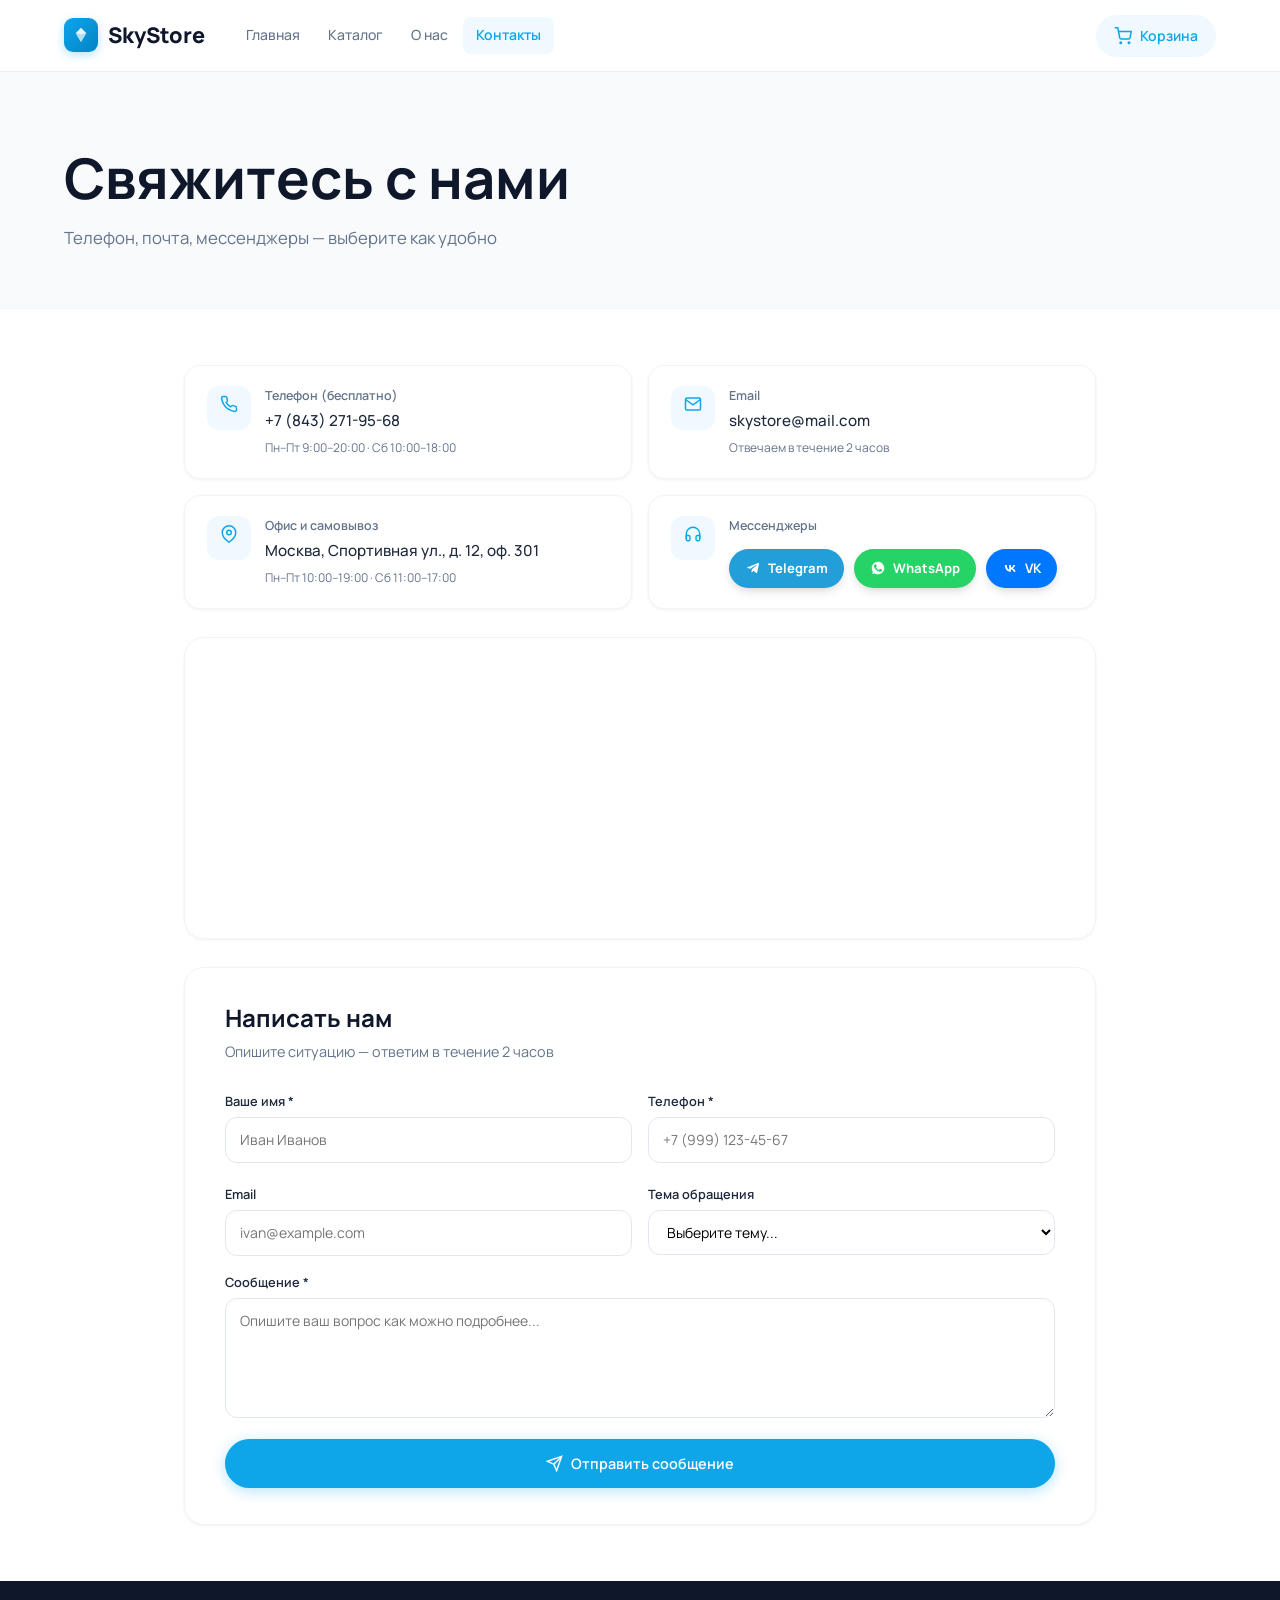
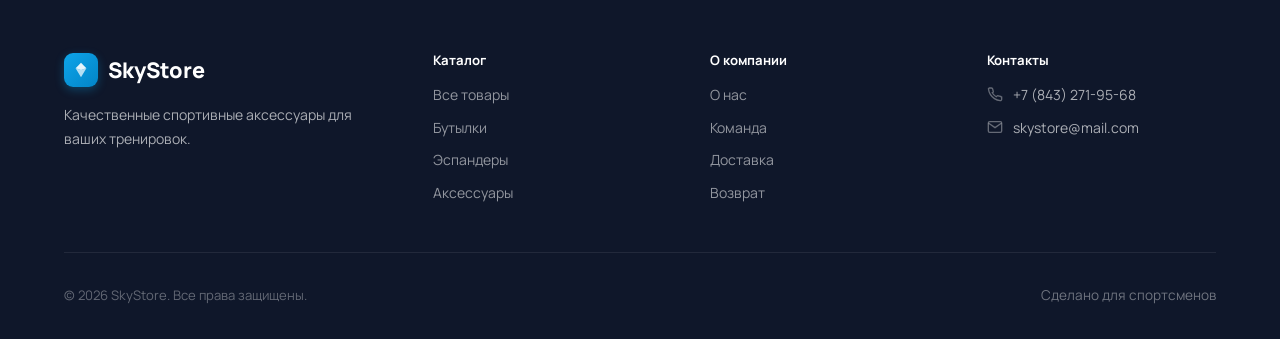
<file: contacts.html>
﻿<!DOCTYPE html>
<html lang="ru">
<head>
  <meta charset="UTF-8">
  <meta name="viewport" content="width=device-width, initial-scale=1.0">
  <title>Контакты – SkyStore</title>
  <meta name="description" content="Свяжитесь с командой SkyStore. Телефон, email, адрес. Отвечаем быстро каждый день.">
  <link rel="icon" type="image/svg+xml" href="data:image/svg+xml,%3Csvg xmlns='http://www.w3.org/2000/svg' viewBox='0 0 32 32'%3E%3Crect width='32' height='32' rx='7' fill='%230EA5E9'/%3E%3Cpath d='M16 5L9 12l7 2.5 7-2.5L16 5z' fill='white' opacity='.95'/%3E%3Cpath d='M9 12l7 15 7-15-7 2.5L9 12z' fill='white' opacity='.75'/%3E%3C/svg%3E">
  <link rel="preconnect" href="https://fonts.googleapis.com">
  <link rel="preconnect" href="https://fonts.gstatic.com" crossorigin>
  <link href="https://fonts.googleapis.com/css2?family=Manrope:wght@400;500;600;700;800&display=swap" rel="stylesheet">
  <link rel="stylesheet" href="css/style.css">
</head>
<body data-page="contacts">

  <header class="site-header">
    <div class="container">
      <div class="header-inner">
        <a href="index.html" class="logo">
          <div class="logo-icon"><svg viewBox="0 0 20 20" fill="none"><path d="M10 2L4 8l6 2 6-2-6-6z" fill="white" opacity=".9"/><path d="M4 8l6 10 6-10-6 2-6-2z" fill="white" opacity=".7"/></svg></div>
          SkyStore
        </a>
        <nav class="nav">
          <a href="index.html"    class="nav-link">Главная</a>
          <a href="catalog.html"  class="nav-link">Каталог</a>
          <a href="about.html"    class="nav-link">О нас</a>
          <a href="contacts.html" class="nav-link active">Контакты</a>
        </nav>
        <div class="header-actions">
          <a href="cart.html" class="cart-btn">
            <svg width="18" height="18" viewBox="0 0 24 24" fill="none" stroke="currentColor" stroke-width="2"><circle cx="9" cy="21" r="1"/><circle cx="20" cy="21" r="1"/><path d="M1 1h4l2.68 13.39a2 2 0 0 0 2 1.61h9.72a2 2 0 0 0 2-1.61L23 6H6"/></svg>
            Корзина <span class="cart-count" style="display:none">0</span>
          </a>
          <button class="hamburger" aria-label="Меню"><span></span><span></span><span></span></button>
        </div>
      </div>
    </div>
  </header>

  <nav class="mobile-nav">
    <a href="index.html"    class="nav-link">Главная</a>
    <a href="catalog.html"  class="nav-link">Каталог</a>
    <a href="about.html"    class="nav-link">О нас</a>
    <a href="contacts.html" class="nav-link">Контакты</a>
    <a href="cart.html"     class="nav-link">Корзина</a>
  </nav>

  <main class="page-content">

    <!-- Hero -->
    <div class="page-hero">
      <div class="container">
        <div data-reveal="up">
          <h1>Свяжитесь с нами</h1>
          <p>Телефон, почта, мессенджеры — выберите как удобно</p>
        </div>
      </div>
    </div>

    <!-- Contact content -->
    <section class="section-sm" style="background:var(--c-white)">
      <div class="container contacts-container">

        <!-- Contact cards grid 2x2 -->
        <div class="contact-cards-grid" data-reveal="up">

          <div class="contact-card">
            <div class="contact-card-icon"><span data-icon="phone"></span></div>
            <div class="contact-card-info">
              <strong>Телефон (бесплатно)</strong>
              <a href="tel:+78432719568">+7 (843) 271-95-68</a>
              <div class="contact-card-sub">Пн–Пт 9:00–20:00 · Сб 10:00–18:00</div>
            </div>
          </div>

          <div class="contact-card">
            <div class="contact-card-icon"><span data-icon="mail"></span></div>
            <div class="contact-card-info">
              <strong>Email</strong>
              <a href="mailto:skystore@mail.com">skystore@mail.com</a>
              <div class="contact-card-sub">Отвечаем в течение 2 часов</div>
            </div>
          </div>

          <div class="contact-card">
            <div class="contact-card-icon"><span data-icon="pin"></span></div>
            <div class="contact-card-info">
              <strong>Офис и самовывоз</strong>
              <span>Москва, Спортивная ул., д. 12, оф. 301</span>
              <div class="contact-card-sub">Пн–Пт 10:00–19:00 · Сб 11:00–17:00</div>
            </div>
          </div>

          <div class="contact-card">
            <div class="contact-card-icon"><span data-icon="headset"></span></div>
            <div class="contact-card-info">
              <strong>Мессенджеры</strong>
              <div class="messenger-links">
                <a href="#" class="messenger-btn messenger-tg"><svg viewBox="0 0 24 24" fill="currentColor"><path d="M9.78 18.65l.28-4.23 7.68-6.92c.34-.31-.07-.46-.52-.19L7.74 13.3 3.64 12c-.88-.25-.89-.86.2-1.3l15.97-6.16c.73-.33 1.43.18 1.15 1.3l-2.72 12.81c-.19.91-.74 1.13-1.5.71l-4.14-3.05-1.99 1.93c-.23.23-.42.42-.83.42z"/></svg>Telegram</a>
                <a href="#" class="messenger-btn messenger-wa"><svg viewBox="0 0 24 24" fill="currentColor"><path d="M17.47 14.38c-.3-.15-1.76-.87-2.03-.97-.27-.1-.47-.15-.67.15-.2.3-.77.96-.94 1.16-.17.2-.35.22-.64.07-.3-.15-1.25-.46-2.38-1.47-.88-.78-1.47-1.75-1.64-2.05-.17-.3-.02-.46.13-.6.13-.13.3-.35.45-.52.15-.17.2-.3.3-.5.1-.2.05-.37-.02-.52-.07-.15-.67-1.62-.92-2.22-.24-.58-.49-.5-.67-.51l-.57-.01c-.2 0-.52.07-.79.37-.27.3-1.04 1.02-1.04 2.48 0 1.46 1.06 2.88 1.21 3.08.15.2 2.1 3.2 5.08 4.49.71.3 1.26.49 1.69.63.71.22 1.36.19 1.87.12.57-.09 1.76-.72 2-1.41.25-.7.25-1.29.17-1.41-.07-.13-.27-.2-.57-.35zM12.04 21.5h-.01a9.4 9.4 0 01-4.79-1.31l-.34-.2-3.56.93.95-3.47-.22-.36a9.38 9.38 0 01-1.44-5.01c0-5.18 4.22-9.4 9.41-9.4 2.51 0 4.87.98 6.64 2.76a9.34 9.34 0 012.75 6.65c0 5.18-4.22 9.4-9.4 9.4z"/></svg>WhatsApp</a>
                <a href="#" class="messenger-btn messenger-vk"><svg viewBox="0 0 24 24" fill="currentColor"><path d="M13.16 17.6c-5.46 0-8.74-3.78-8.87-10.06h2.74c.09 4.61 2.16 6.56 3.77 6.96V7.54h2.6v3.94c1.6-.17 3.27-2 3.83-3.94h2.57c-.43 2.39-2.24 4.22-3.53 4.97 1.29.61 3.35 2.21 4.14 5.09h-2.84c-.61-1.92-2.14-3.41-4.17-3.6v3.6h-.34z"/></svg>VK</a>
              </div>
            </div>
          </div>

        </div>

        <!-- Map -->
        <div class="contacts-map-wrap" data-reveal="up">
          <iframe src="https://www.google.com/maps?q=%D0%9C%D0%BE%D1%81%D0%BA%D0%B2%D0%B0,%20%D0%A1%D0%BF%D0%BE%D1%80%D1%82%D0%B8%D0%B2%D0%BD%D0%B0%D1%8F%20%D1%83%D0%BB.,%2012&output=embed" allowfullscreen loading="lazy" referrerpolicy="no-referrer-when-downgrade"></iframe>
        </div>

        <!-- Contact form -->
        <div class="contacts-form-wrap" data-reveal="up">
          <div class="contact-form-card">
            <h3>Написать нам</h3>
            <p>Опишите ситуацию — ответим в течение 2 часов</p>

            <form id="contact-form" novalidate>
              <div class="contacts-form-grid">

                <div class="form-group">
                  <label for="cf-name">Ваше имя *</label>
                  <input type="text" id="cf-name" name="name" placeholder="Иван Иванов" required>
                  <span class="form-error" id="cf-name-error"></span>
                </div>

                <div class="form-group">
                  <label for="cf-phone">Телефон *</label>
                  <input type="tel" id="cf-phone" name="phone" placeholder="+7 (999) 123-45-67" required>
                  <span class="form-error" id="cf-phone-error"></span>
                </div>

                <div class="form-group">
                  <label for="cf-email">Email</label>
                  <input type="email" id="cf-email" name="email" placeholder="ivan@example.com">
                </div>

                <div class="form-group">
                  <label for="cf-subject">Тема обращения</label>
                  <select id="cf-subject" name="subject">
                    <option value="">Выберите тему...</option>
                    <option value="order">Вопрос по заказу</option>
                    <option value="delivery">Доставка и отслеживание</option>
                    <option value="return">Возврат и обмен</option>
                    <option value="product">Вопрос о товаре</option>
                    <option value="other">Другое</option>
                  </select>
                </div>

                <div class="form-group contacts-form-full">
                  <label for="cf-message">Сообщение *</label>
                  <textarea id="cf-message" name="message" placeholder="Опишите ваш вопрос как можно подробнее..." required></textarea>
                  <span class="form-error" id="cf-message-error"></span>
                </div>

                <div class="contacts-form-full">
                  <button type="submit" class="btn btn-primary contacts-submit-btn">
                    <svg width="17" height="17" viewBox="0 0 24 24" fill="none" stroke="currentColor" stroke-width="2"><line x1="22" y1="2" x2="11" y2="13"/><polygon points="22 2 15 22 11 13 2 9 22 2"/></svg>
                    Отправить сообщение
                  </button>
                </div>

              </div>
            </form>
          </div>
        </div>

      </div>
    </section>

  </main>

  <footer class="site-footer">
    <div class="container">
      <div class="footer-grid">
        <div class="footer-brand">
          <a href="index.html" class="logo"><div class="logo-icon"><svg viewBox="0 0 20 20" fill="none"><path d="M10 2L4 8l6 2 6-2-6-6z" fill="white" opacity=".9"/><path d="M4 8l6 10 6-10-6 2-6-2z" fill="white" opacity=".7"/></svg></div>SkyStore</a>
          <p style="margin-top:var(--gap-md)">Качественные спортивные аксессуары для ваших тренировок.</p>
        </div>
        <div class="footer-col"><h4>Каталог</h4><div class="footer-links"><a href="catalog.html">Все товары</a><a href="catalog.html?cat=bottles">Бутылки</a><a href="catalog.html?cat=expanders">Эспандеры</a><a href="catalog.html?cat=accessories">Аксессуары</a></div></div>
        <div class="footer-col"><h4>О компании</h4><div class="footer-links"><a href="about.html">О нас</a><a href="about.html#team">Команда</a><a href="index.html#delivery">Доставка</a><a href="index.html#returns">Возврат</a></div></div>
        <div class="footer-col"><h4>Контакты</h4><div class="footer-contact-item"><svg width="16" height="16" viewBox="0 0 24 24" fill="none" stroke="currentColor" stroke-width="2"><path d="M22 16.92v3a2 2 0 0 1-2.18 2 19.79 19.79 0 0 1-8.63-3.07 19.5 19.5 0 0 1-6-6 19.79 19.79 0 0 1-3.07-8.67A2 2 0 0 1 3.61 3H6.6a2 2 0 0 1 2 1.72c.127.96.361 1.903.7 2.81a2 2 0 0 1-.45 2.11L7.91 10.09a16 16 0 0 0 6 6l.92-.92a2 2 0 0 1 2.11-.45c.907.339 1.85.573 2.81.7A2 2 0 0 1 21.73 17z"/></svg><span>+7 (843) 271-95-68</span></div><div class="footer-contact-item"><svg width="16" height="16" viewBox="0 0 24 24" fill="none" stroke="currentColor" stroke-width="2"><path d="M4 4h16c1.1 0 2 .9 2 2v12c0 1.1-.9 2-2 2H4c-1.1 0-2-.9-2-2V6c0-1.1.9-2 2-2z"/><polyline points="22,6 12,13 2,6"/></svg><span>skystore@mail.com</span></div></div>
      </div>
      <div class="footer-bottom"><p>&copy; 2026 SkyStore. Все права защищены.</p><span style="font-size:.85rem;color:rgba(255,255,255,.4)">Сделано для спортсменов</span></div>
    </div>
  </footer>

  <script src="js/cart.js"></script>
  <script src="js/main.js"></script>
</body>
</html>
</file>
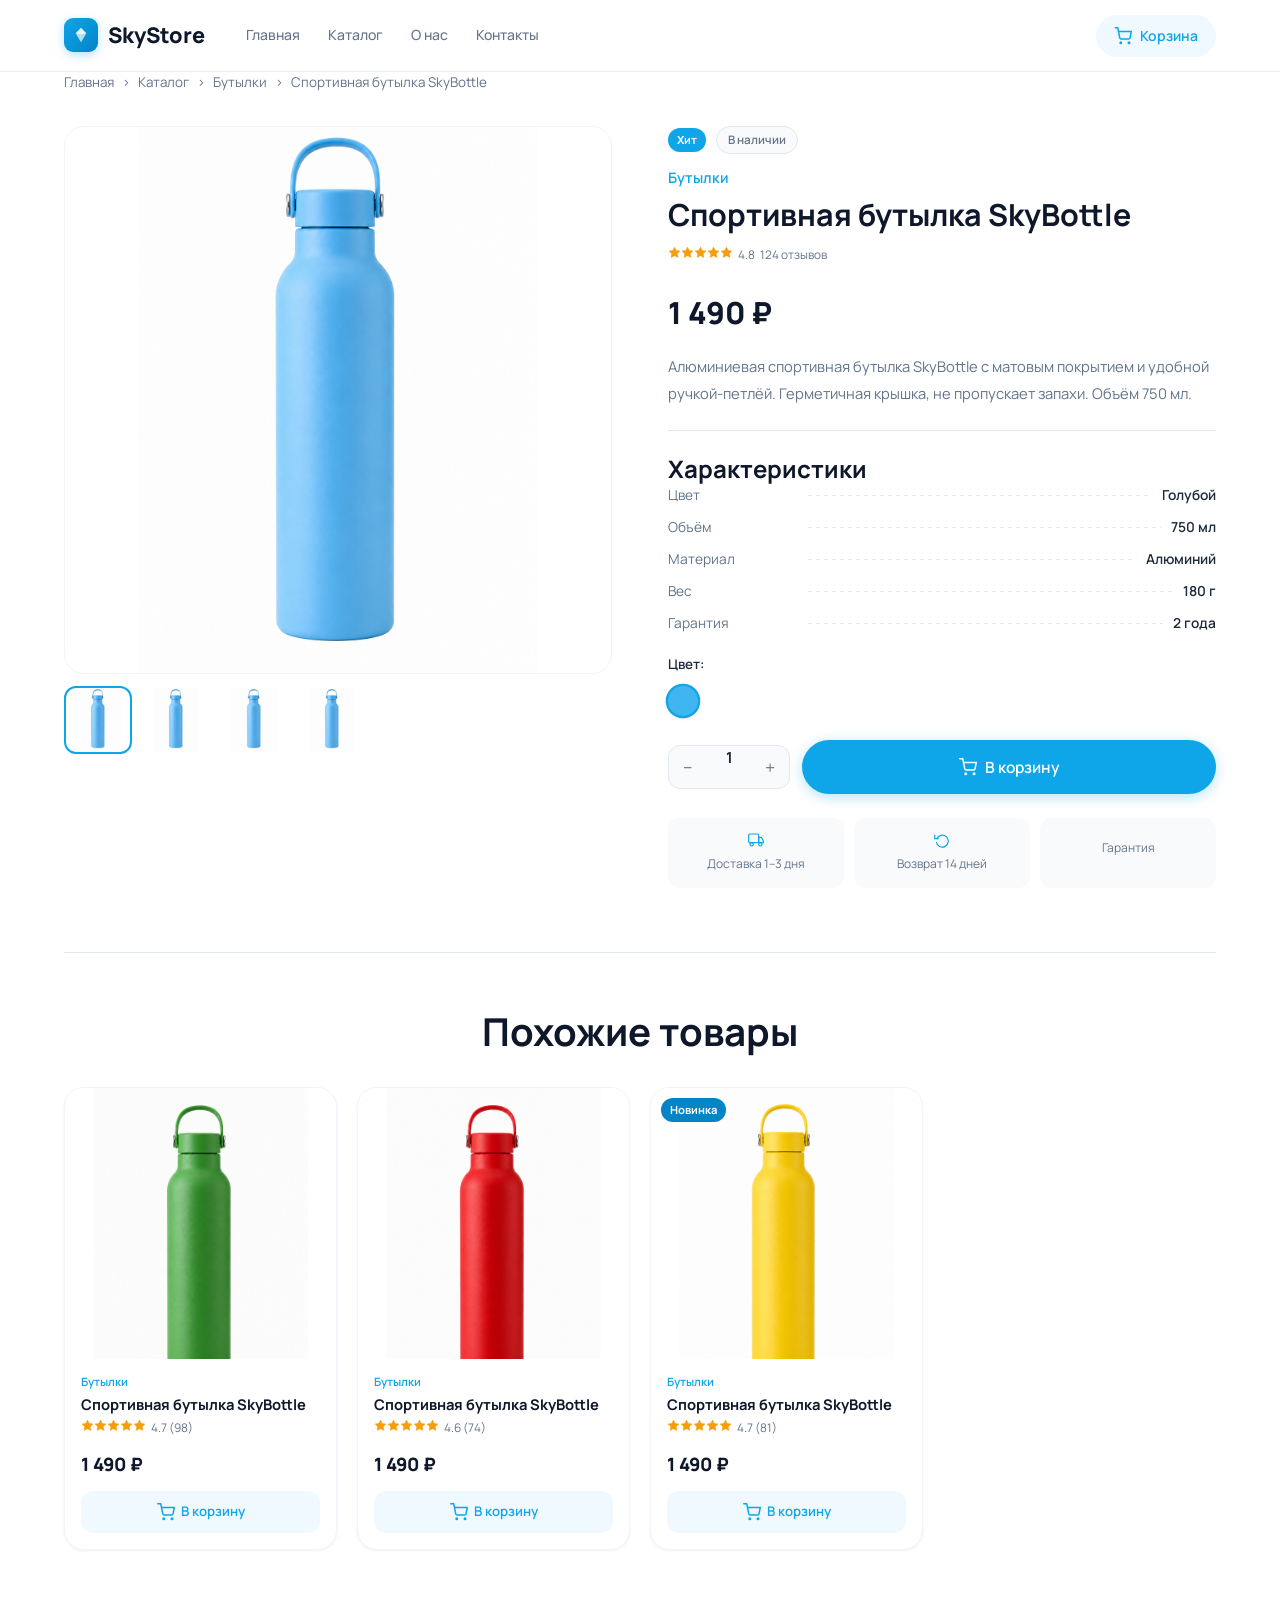
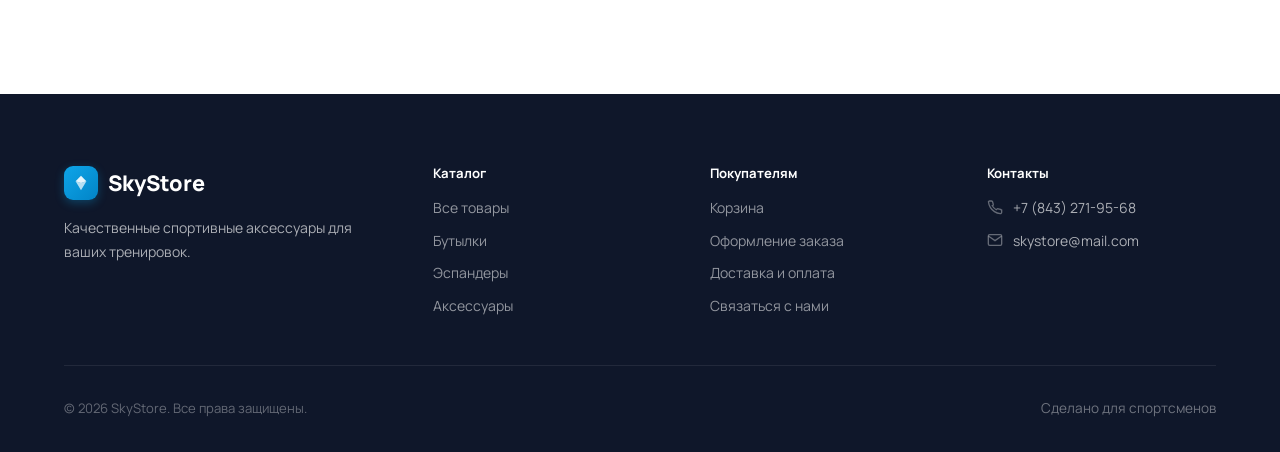
<file: product.html>
﻿<!DOCTYPE html>
<html lang="ru">
<head>
  <meta charset="UTF-8">
  <meta name="viewport" content="width=device-width, initial-scale=1.0">
  <title>Товар – SkyStore</title>
  <meta name="description" content="Подробное описание товара в магазине SkyStore. Характеристики, фото, отзывы.">
  <link rel="icon" type="image/svg+xml" href="data:image/svg+xml,%3Csvg xmlns='http://www.w3.org/2000/svg' viewBox='0 0 32 32'%3E%3Crect width='32' height='32' rx='7' fill='%230EA5E9'/%3E%3Cpath d='M16 5L9 12l7 2.5 7-2.5L16 5z' fill='white' opacity='.95'/%3E%3Cpath d='M9 12l7 15 7-15-7 2.5L9 12z' fill='white' opacity='.75'/%3E%3C/svg%3E">
  <link rel="preconnect" href="https://fonts.googleapis.com">
  <link rel="preconnect" href="https://fonts.gstatic.com" crossorigin>
  <link href="https://fonts.googleapis.com/css2?family=Manrope:wght@400;500;600;700;800&display=swap" rel="stylesheet">
  <link rel="stylesheet" href="css/style.css">
</head>
<body data-page="product">

  <header class="site-header">
    <div class="container">
      <div class="header-inner">
        <a href="index.html" class="logo">
          <div class="logo-icon"><svg viewBox="0 0 20 20" fill="none"><path d="M10 2L4 8l6 2 6-2-6-6z" fill="white" opacity=".9"/><path d="M4 8l6 10 6-10-6 2-6-2z" fill="white" opacity=".7"/></svg></div>
          SkyStore
        </a>
        <nav class="nav">
          <a href="index.html"    class="nav-link">Главная</a>
          <a href="catalog.html"  class="nav-link">Каталог</a>
          <a href="about.html"    class="nav-link">О нас</a>
          <a href="contacts.html" class="nav-link">Контакты</a>
        </nav>
        <div class="header-actions">
          <a href="cart.html" class="cart-btn">
            <svg width="18" height="18" viewBox="0 0 24 24" fill="none" stroke="currentColor" stroke-width="2"><circle cx="9" cy="21" r="1"/><circle cx="20" cy="21" r="1"/><path d="M1 1h4l2.68 13.39a2 2 0 0 0 2 1.61h9.72a2 2 0 0 0 2-1.61L23 6H6"/></svg>
            Корзина <span class="cart-count" style="display:none">0</span>
          </a>
          <button class="hamburger" aria-label="Меню"><span></span><span></span><span></span></button>
        </div>
      </div>
    </div>
  </header>

  <nav class="mobile-nav">
    <a href="index.html"    class="nav-link">Главная</a>
    <a href="catalog.html"  class="nav-link">Каталог</a>
    <a href="about.html"    class="nav-link">О нас</a>
    <a href="contacts.html" class="nav-link">Контакты</a>
    <a href="cart.html"     class="nav-link">Корзина</a>
  </nav>

  <main class="page-content">
    <div class="container product-page">

      <!-- Breadcrumb -->
      <nav class="breadcrumb" aria-label="Путь">
        <a href="index.html">Главная</a>
        <span>›</span>
        <a href="catalog.html">Каталог</a>
        <span>›</span>
        <a href="catalog.html" id="breadcrumb-cat">Категория</a>
        <span>›</span>
        <span id="breadcrumb-name">Товар</span>
      </nav>

      <!-- Product detail -->
      <div class="product-detail-grid">

        <!-- Gallery -->
        <div class="product-gallery" data-reveal="right">
          <div class="product-main-image img-sky" id="prod-image">
            <svg width="64" height="64" viewBox="0 0 24 24" fill="none" stroke="currentColor" stroke-width="1.2" opacity=".25"><path d="M9 2h6v3H9zM8 5h8l1 3v11a2 2 0 0 1-2 2H9a2 2 0 0 1-2-2V8l1-3z"/><path d="M7 10h10"/></svg>
          </div>
          <div class="product-thumbs" id="prod-thumbs">
            <!-- JS fills -->
          </div>
        </div>

        <!-- Info -->
        <div class="product-info" data-reveal="left">

          <div class="product-top-meta">
            <span class="badge badge-hit" id="prod-badge">Хит</span>
            <span class="tag">В наличии</span>
          </div>

          <div class="product-category" style="font-size:.9rem;margin-bottom:8px" id="prod-category">Бутылки</div>
          <h1 id="prod-name">HydroMax Pro 1L</h1>

          <div class="product-rating" style="margin:12px 0 0">
            <span class="stars" id="prod-stars"></span>
            <span id="prod-rating-val">4.8</span>
            <span id="prod-reviews">124 отзыва</span>
          </div>

          <div class="product-info-price" style="margin-top:var(--gap-lg)">
            <span class="price-current" id="prod-price">1 490 ₽</span>
            <span class="price-old" id="prod-old-price"></span>
          </div>

          <p class="product-description" id="prod-description">
            Профессиональная спортивная бутылка с двойными вакуумными стенками.
          </p>

          <!-- Characteristics -->
          <div class="product-characteristics">
            <h3>Характеристики</h3>
            <div class="char-list" id="prod-chars">
              <!-- JS fills -->
            </div>
          </div>

          <!-- Color selector -->
          <div class="color-selector">
            <label>Цвет:</label>
            <div class="color-options" id="prod-colors">
              <!-- JS fills -->
            </div>
          </div>

          <!-- Add to cart -->
          <div class="add-to-cart-section">
            <div class="qty-control">
              <button class="qty-btn" id="qty-minus">−</button>
              <span class="qty-input" id="prod-qty">1</span>
              <button class="qty-btn" id="qty-plus">+</button>
            </div>
            <button class="btn btn-primary btn-lg" id="add-to-cart-btn" style="flex:1">
              <svg width="20" height="20" viewBox="0 0 24 24" fill="none" stroke="currentColor" stroke-width="2"><circle cx="9" cy="21" r="1"/><circle cx="20" cy="21" r="1"/><path d="M1 1h4l2.68 13.39a2 2 0 0 0 2 1.61h9.72a2 2 0 0 0 2-1.61L23 6H6"/></svg>
              Добавить в корзину
            </button>
          </div>

          <!-- Guarantees -->
          <div class="product-guarantees">
            <div class="guarantee-item">
              <svg width="16" height="16" viewBox="0 0 24 24" fill="none" stroke="currentColor" stroke-width="1.8"><rect x="1" y="3" width="15" height="13" rx="2"/><path d="M16 8h4l3 5v3h-7V8z"/><circle cx="5.5" cy="18.5" r="2.5"/><circle cx="18.5" cy="18.5" r="2.5"/></svg>
              <span>Доставка 1–3 дня</span>
            </div>
            <div class="guarantee-item">
              <svg width="16" height="16" viewBox="0 0 24 24" fill="none" stroke="currentColor" stroke-width="1.8"><polyline points="1 4 1 10 7 10"/><path d="M3.51 15a9 9 0 1 0 .49-4.5"/></svg>
              <span>Возврат 14 дней</span>
            </div>
            <div class="guarantee-item">
              <span></span>
              <span>Гарантия</span>
            </div>
          </div>

        </div>
      </div>

      <!-- Related products -->
      <div class="section-sm" style="margin-top:var(--gap-3xl);border-top:1px solid var(--c-border)">
        <div class="section-header" style="margin-bottom:var(--gap-xl)" data-reveal="up">
          <div class="eyebrow">Рекомендуем</div>
          <h2>Похожие товары</h2>
        </div>
        <div class="products-grid" id="related-grid">
          <!-- JS fills -->
        </div>
      </div>

    </div>
  </main>

  <footer class="site-footer">
    <div class="container">
      <div class="footer-grid">
        <div class="footer-brand">
          <a href="index.html" class="logo">
            <div class="logo-icon"><svg viewBox="0 0 20 20" fill="none"><path d="M10 2L4 8l6 2 6-2-6-6z" fill="white" opacity=".9"/><path d="M4 8l6 10 6-10-6 2-6-2z" fill="white" opacity=".7"/></svg></div>
            SkyStore
          </a>
          <p style="margin-top:var(--gap-md)">Качественные спортивные аксессуары для ваших тренировок.</p>
        </div>
        <div class="footer-col">
          <h4>Каталог</h4>
          <div class="footer-links">
            <a href="catalog.html">Все товары</a>
            <a href="catalog.html?cat=bottles">Бутылки</a>
            <a href="catalog.html?cat=expanders">Эспандеры</a>
            <a href="catalog.html?cat=accessories">Аксессуары</a>
          </div>
        </div>
        <div class="footer-col">
          <h4>Покупателям</h4>
          <div class="footer-links">
            <a href="cart.html">Корзина</a>
            <a href="checkout.html">Оформление заказа</a>
            <a href="index.html#delivery">Доставка и оплата</a>
            <a href="contacts.html">Связаться с нами</a>
          </div>
        </div>
        <div class="footer-col">
          <h4>Контакты</h4>
          <div class="footer-contact-item"><svg width="16" height="16" viewBox="0 0 24 24" fill="none" stroke="currentColor" stroke-width="2"><path d="M22 16.92v3a2 2 0 0 1-2.18 2 19.79 19.79 0 0 1-8.63-3.07 19.5 19.5 0 0 1-6-6 19.79 19.79 0 0 1-3.07-8.67A2 2 0 0 1 3.61 3H6.6a2 2 0 0 1 2 1.72c.127.96.361 1.903.7 2.81a2 2 0 0 1-.45 2.11L7.91 10.09a16 16 0 0 0 6 6l.92-.92a2 2 0 0 1 2.11-.45c.907.339 1.85.573 2.81.7A2 2 0 0 1 21.73 17z"/></svg><span>+7 (843) 271-95-68</span></div>
          <div class="footer-contact-item"><svg width="16" height="16" viewBox="0 0 24 24" fill="none" stroke="currentColor" stroke-width="2"><path d="M4 4h16c1.1 0 2 .9 2 2v12c0 1.1-.9 2-2 2H4c-1.1 0-2-.9-2-2V6c0-1.1.9-2 2-2z"/><polyline points="22,6 12,13 2,6"/></svg><span>skystore@mail.com</span></div>
        </div>
      </div>
      <div class="footer-bottom">
        <p>&copy; 2026 SkyStore. Все права защищены.</p>
        <span style="font-size:.85rem;color:rgba(255,255,255,.4)">Сделано для спортсменов</span>
      </div>
    </div>
  </footer>

  <script src="js/cart.js"></script>
  <script src="js/main.js"></script>
</body>
</html>
</file>
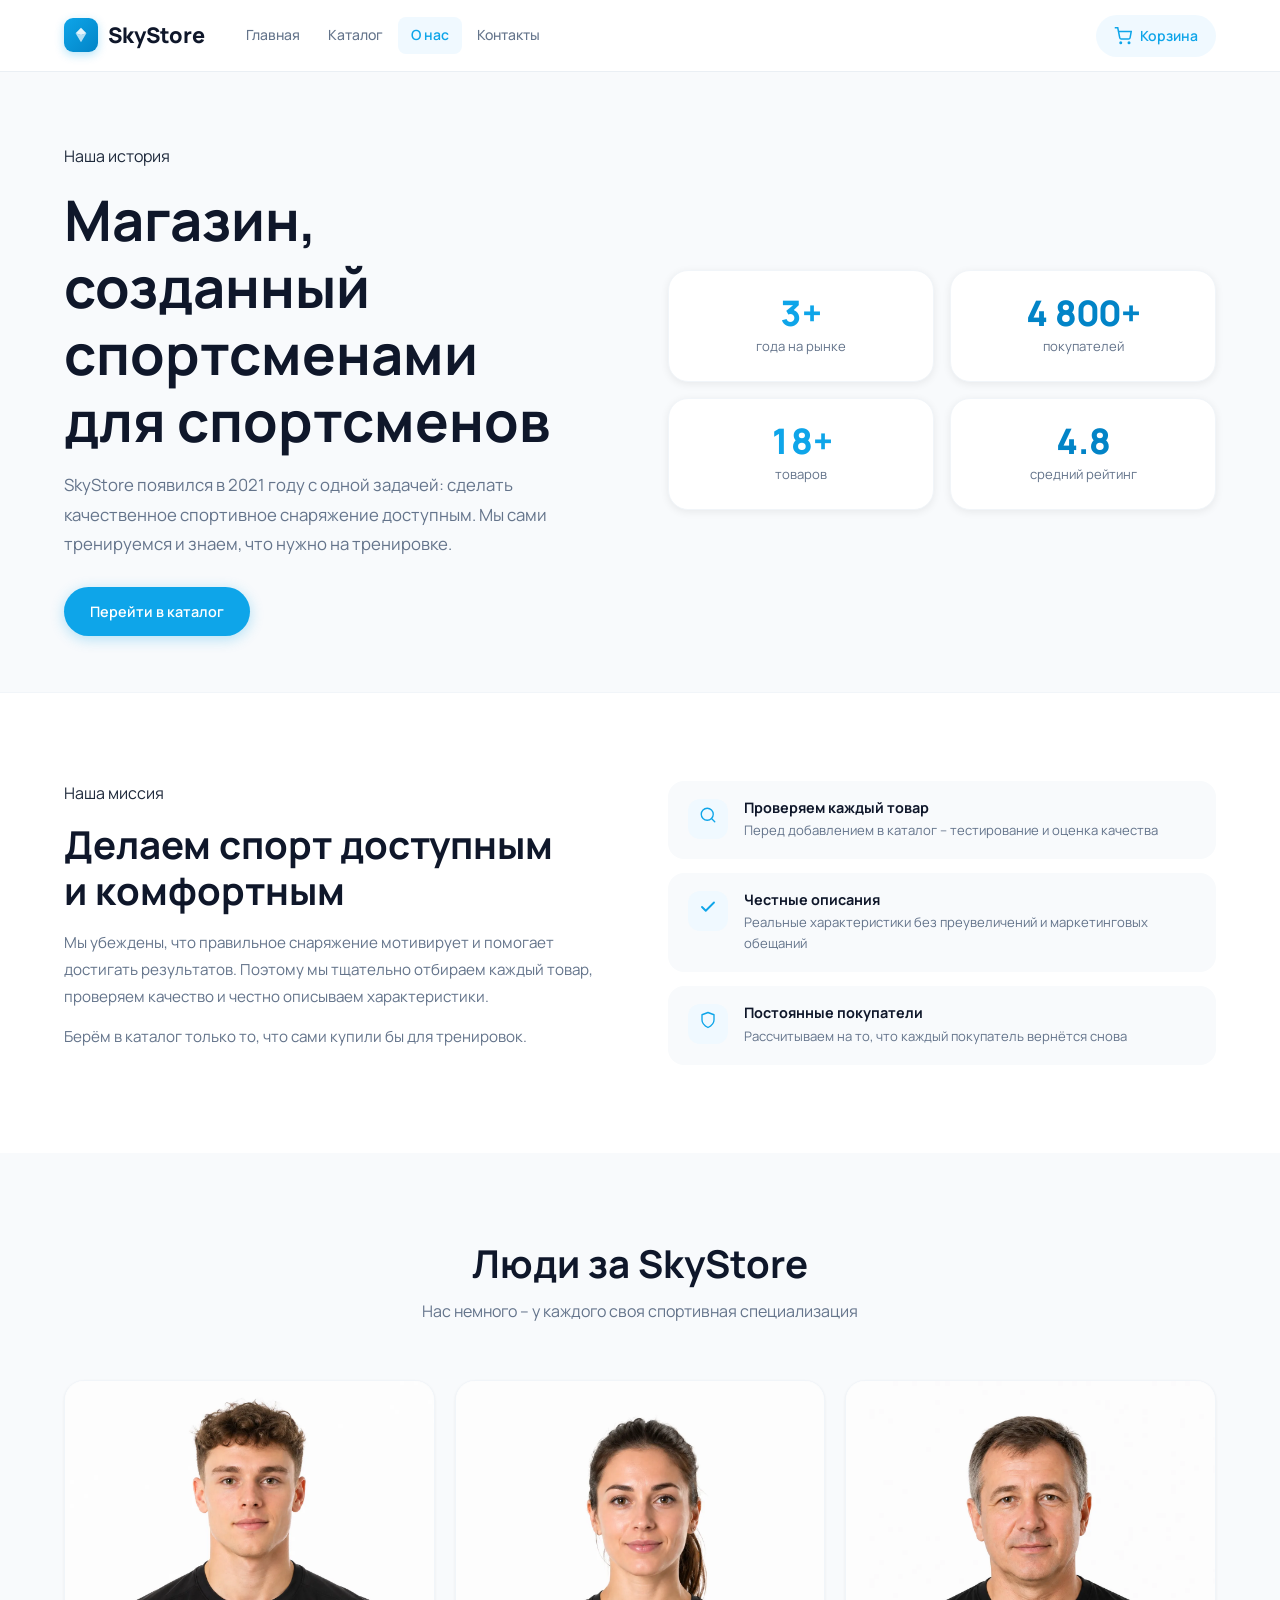
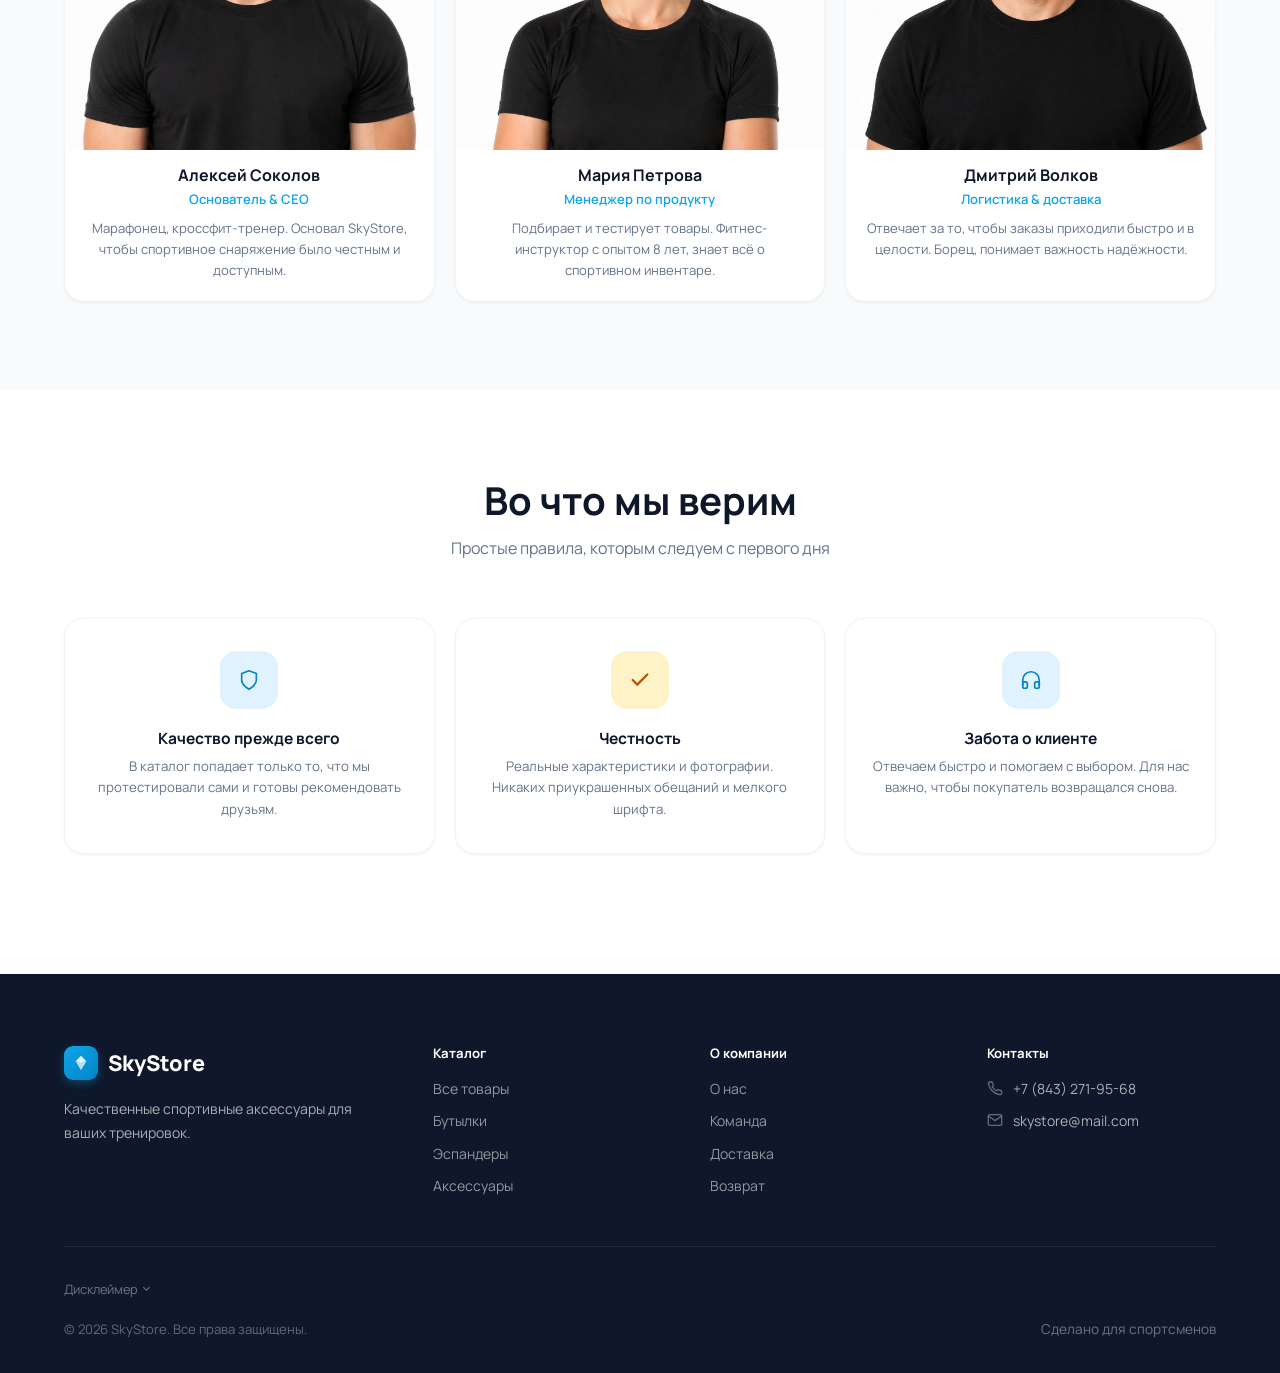
<file: skystore-landing/about.html>
﻿<!DOCTYPE html>
<html lang="ru">
<head>
  <meta charset="UTF-8">
  <meta name="viewport" content="width=device-width, initial-scale=1.0">
  <title>О нас – SkyStore</title>
  <meta name="description" content="История магазина SkyStore, наша миссия, команда. Узнайте, почему тысячи спортсменов выбирают нас.">
  <link rel="icon" type="image/svg+xml" href="data:image/svg+xml,%3Csvg xmlns='http://www.w3.org/2000/svg' viewBox='0 0 32 32'%3E%3Crect width='32' height='32' rx='7' fill='%230EA5E9'/%3E%3Cpath d='M16 5L9 12l7 2.5 7-2.5L16 5z' fill='white' opacity='.95'/%3E%3Cpath d='M9 12l7 15 7-15-7 2.5L9 12z' fill='white' opacity='.75'/%3E%3C/svg%3E">
  <link rel="preconnect" href="https://fonts.googleapis.com">
  <link rel="preconnect" href="https://fonts.gstatic.com" crossorigin>
  <link href="https://fonts.googleapis.com/css2?family=Manrope:wght@400;500;600;700;800&display=swap" rel="stylesheet">
  <link rel="stylesheet" href="css/style.css">
</head>
<body data-page="about">

  <header class="site-header">
    <div class="container">
      <div class="header-inner">
        <a href="index.html" class="logo">
          <div class="logo-icon"><svg viewBox="0 0 20 20" fill="none"><path d="M10 2L4 8l6 2 6-2-6-6z" fill="white" opacity=".9"/><path d="M4 8l6 10 6-10-6 2-6-2z" fill="white" opacity=".7"/></svg></div>
          SkyStore
        </a>
        <nav class="nav">
          <a href="index.html"    class="nav-link">Главная</a>
          <a href="catalog.html"  class="nav-link">Каталог</a>
          <a href="about.html"    class="nav-link active">О нас</a>
          <a href="contacts.html" class="nav-link">Контакты</a>
        </nav>
        <div class="header-actions">
          <a href="cart.html" class="cart-btn">
            <svg width="18" height="18" viewBox="0 0 24 24" fill="none" stroke="currentColor" stroke-width="2"><circle cx="9" cy="21" r="1"/><circle cx="20" cy="21" r="1"/><path d="M1 1h4l2.68 13.39a2 2 0 0 0 2 1.61h9.72a2 2 0 0 0 2-1.61L23 6H6"/></svg>
            Корзина <span class="cart-count" style="display:none">0</span>
          </a>
          <button class="hamburger" aria-label="Меню"><span></span><span></span><span></span></button>
        </div>
      </div>
    </div>
  </header>

  <nav class="mobile-nav">
    <a href="index.html"    class="nav-link">Главная</a>
    <a href="catalog.html"  class="nav-link">Каталог</a>
    <a href="about.html"    class="nav-link">О нас</a>
    <a href="contacts.html" class="nav-link">Контакты</a>
    <a href="cart.html"     class="nav-link">Корзина</a>
  </nav>

  <main class="page-content">

    <!-- Hero -->
    <div class="page-hero">
      <div class="container">
        <div class="about-hero-grid" data-reveal="up">
          <div class="about-hero-text">
            <div class="eyebrow">Наша история</div>
            <h1>Магазин, созданный спортсменами для спортсменов</h1>
            <p class="about-hero-desc">SkyStore появился в 2021 году с одной задачей: сделать качественное спортивное снаряжение доступным. Мы сами тренируемся и знаем, что нужно на тренировке.</p>
            <a href="catalog.html" class="btn btn-primary">Перейти в каталог</a>
          </div>
          <div class="about-stats-grid">
            <div class="about-stat-card">
              <div class="about-stat-num" style="color:var(--c-primary)">3+</div>
              <div class="about-stat-label">года на рынке</div>
            </div>
            <div class="about-stat-card">
              <div class="about-stat-num" style="color:var(--c-primary-dark)">4 800+</div>
              <div class="about-stat-label">покупателей</div>
            </div>
            <div class="about-stat-card">
              <div class="about-stat-num" style="color:var(--c-primary)">18+</div>
              <div class="about-stat-label">товаров</div>
            </div>
            <div class="about-stat-card">
              <div class="about-stat-num" style="color:var(--c-primary-dark)">4.8</div>
              <div class="about-stat-label">средний рейтинг</div>
            </div>
          </div>
        </div>
      </div>
    </div>

    <!-- Mission -->
    <section class="section" style="background:var(--c-white)">
      <div class="container">
        <div class="about-mission-grid">
          <div data-reveal="right">
            <div class="eyebrow">Наша миссия</div>
            <h2>Делаем спорт доступным и комфортным</h2>
            <p class="about-text">Мы убеждены, что правильное снаряжение мотивирует и помогает достигать результатов. Поэтому мы тщательно отбираем каждый товар, проверяем качество и честно описываем характеристики.</p>
            <p class="about-text">Берём в каталог только то, что сами купили бы для тренировок.</p>
          </div>
          <div class="about-mission-cards" data-reveal="left">
            <div class="about-mission-item">
              <div class="about-mission-icon"><span data-icon="search"></span></div>
              <div>
                <h4>Проверяем каждый товар</h4>
                <p>Перед добавлением в каталог – тестирование и оценка качества</p>
              </div>
            </div>
            <div class="about-mission-item">
              <div class="about-mission-icon"><span data-icon="check"></span></div>
              <div>
                <h4>Честные описания</h4>
                <p>Реальные характеристики без преувеличений и маркетинговых обещаний</p>
              </div>
            </div>
            <div class="about-mission-item">
              <div class="about-mission-icon"><span data-icon="shield"></span></div>
              <div>
                <h4>Постоянные покупатели</h4>
                <p>Рассчитываем на то, что каждый покупатель вернётся снова</p>
              </div>
            </div>
          </div>
        </div>
      </div>
    </section>

    <!-- Team -->
    <section class="section" style="background:var(--c-bg)" id="team">
      <div class="container">
        <div class="section-header" data-reveal="up">
          <div class="eyebrow">Команда</div>
          <h2>Люди за SkyStore</h2>
          <p>Нас немного – у каждого своя спортивная специализация</p>
        </div>
        <div class="team-grid">
          <div class="team-card" data-reveal="up" data-delay="100">
            <div class="team-avatar team-photo">
              <picture>
                <source srcset="images/ceo%20photo.webp" type="image/webp">
                <img src="images/ceo%20photo.png" alt="Алексей Соколов" width="1254" height="1254" loading="lazy" decoding="async">
              </picture>
            </div>
            <div class="team-card-info">
              <h4>Алексей Соколов</h4>
              <span>Основатель & CEO</span>
              <p style="font-size:.82rem;color:var(--c-text-muted);margin-top:8px">Марафонец, кроссфит-тренер. Основал SkyStore, чтобы спортивное снаряжение было честным и доступным.</p>
            </div>
          </div>
          <div class="team-card" data-reveal="up" data-delay="200">
            <div class="team-avatar team-photo">
              <picture>
                <source srcset="images/manage%20photo.webp" type="image/webp">
                <img src="images/manage%20photo.png" alt="Мария Петрова" width="1254" height="1254" loading="lazy" decoding="async">
              </picture>
            </div>
            <div class="team-card-info">
              <h4>Мария Петрова</h4>
              <span>Менеджер по продукту</span>
              <p style="font-size:.82rem;color:var(--c-text-muted);margin-top:8px">Подбирает и тестирует товары. Фитнес-инструктор с опытом 8 лет, знает всё о спортивном инвентаре.</p>
            </div>
          </div>
          <div class="team-card" data-reveal="up" data-delay="300">
            <div class="team-avatar team-photo">
              <picture>
                <source srcset="images/delivery%20photo.webp" type="image/webp">
                <img src="images/delivery%20photo.png" alt="Дмитрий Волков" width="1254" height="1254" loading="lazy" decoding="async">
              </picture>
            </div>
            <div class="team-card-info">
              <h4>Дмитрий Волков</h4>
              <span>Логистика & доставка</span>
              <p style="font-size:.82rem;color:var(--c-text-muted);margin-top:8px">Отвечает за то, чтобы заказы приходили быстро и в целости. Борец, понимает важность надёжности.</p>
            </div>
          </div>
        </div>
      </div>
    </section>

    <!-- Values -->
    <section class="section" style="background:var(--c-white)">
      <div class="container">
        <div class="section-header" data-reveal="up">
          <div class="eyebrow">Принципы</div>
          <h2>Во что мы верим</h2>
          <p>Простые правила, которым следуем с первого дня</p>
        </div>
        <div class="about-delivery-grid">
          <div class="feature-card" data-reveal="up" data-delay="100">
            <div class="feature-icon" style="background:#e0f2fe;color:#0284c7"><span data-icon="shield"></span></div>
            <h4>Качество прежде всего</h4>
            <p>В каталог попадает только то, что мы протестировали сами и готовы рекомендовать друзьям.</p>
          </div>
          <div class="feature-card" data-reveal="up" data-delay="200">
            <div class="feature-icon" style="background:#fef3c7;color:#b45309"><span data-icon="check"></span></div>
            <h4>Честность</h4>
            <p>Реальные характеристики и фотографии. Никаких приукрашенных обещаний и мелкого шрифта.</p>
          </div>
          <div class="feature-card" data-reveal="up" data-delay="300">
            <div class="feature-icon" style="background:#e0f2fe;color:#0284c7"><span data-icon="headset"></span></div>
            <h4>Забота о клиенте</h4>
            <p>Отвечаем быстро и помогаем с выбором. Для нас важно, чтобы покупатель возвращался снова.</p>
          </div>
        </div>
      </div>
    </section>

  </main>

  <footer class="site-footer">
    <div class="container">
      <div class="footer-grid">
        <div class="footer-brand">
          <a href="index.html" class="logo"><div class="logo-icon"><svg viewBox="0 0 20 20" fill="none"><path d="M10 2L4 8l6 2 6-2-6-6z" fill="white" opacity=".9"/><path d="M4 8l6 10 6-10-6 2-6-2z" fill="white" opacity=".7"/></svg></div>SkyStore</a>
          <p style="margin-top:var(--gap-md)">Качественные спортивные аксессуары для ваших тренировок.</p>
        </div>
        <div class="footer-col"><h4>Каталог</h4><div class="footer-links"><a href="catalog.html">Все товары</a><a href="catalog.html?cat=bottles">Бутылки</a><a href="catalog.html?cat=expanders">Эспандеры</a><a href="catalog.html?cat=accessories">Аксессуары</a></div></div>
        <div class="footer-col"><h4>О компании</h4><div class="footer-links"><a href="about.html">О нас</a><a href="about.html#team">Команда</a><a href="index.html#delivery">Доставка</a><a href="index.html#returns">Возврат</a></div></div>
        <div class="footer-col"><h4>Контакты</h4><div class="footer-contact-item"><svg width="16" height="16" viewBox="0 0 24 24" fill="none" stroke="currentColor" stroke-width="2"><path d="M22 16.92v3a2 2 0 0 1-2.18 2 19.79 19.79 0 0 1-8.63-3.07 19.5 19.5 0 0 1-6-6 19.79 19.79 0 0 1-3.07-8.67A2 2 0 0 1 3.61 3H6.6a2 2 0 0 1 2 1.72c.127.96.361 1.903.7 2.81a2 2 0 0 1-.45 2.11L7.91 10.09a16 16 0 0 0 6 6l.92-.92a2 2 0 0 1 2.11-.45c.907.339 1.85.573 2.81.7A2 2 0 0 1 21.73 17z"/></svg><span>+7 (843) 271-95-68</span></div><div class="footer-contact-item"><svg width="16" height="16" viewBox="0 0 24 24" fill="none" stroke="currentColor" stroke-width="2"><path d="M4 4h16c1.1 0 2 .9 2 2v12c0 1.1-.9 2-2 2H4c-1.1 0-2-.9-2-2V6c0-1.1.9-2 2-2z"/><polyline points="22,6 12,13 2,6"/></svg><span>skystore@mail.com</span></div></div>
      </div>
        <details class="footer-disclaimer">
          <summary>Дисклеймер</summary>
          <p><strong>Это не настоящий магазин.</strong> Это демонстрационный пример — учебный проект, сделанный для портфолио, чтобы показать дизайн и вёрстку интернет-магазина. Бренд «SkyStore» вымышлен: все названия, товары, цены, контакты, адреса и отзывы выдуманы исключительно для показа оформления, любые совпадения с реальными людьми и организациями случайны. Сайт не продаёт товары, не принимает заказы и не собирает персональные данные, не является публичной офертой или рекламой.</p>
        </details>
        <div class="footer-bottom"><p>&copy; 2026 SkyStore. Все права защищены.</p><span style="font-size:.85rem;color:rgba(255,255,255,.4)">Сделано для спортсменов</span></div>
    </div>
  </footer>

  <script src="js/cart.js"></script>
  <script src="js/main.js"></script>
  <script>
    function toggleFaq(btn) {
      const item = btn.closest('.faq-item');
      const isOpen = item.classList.contains('open');
      document.querySelectorAll('.faq-item.open').forEach(el => el.classList.remove('open'));
      if (!isOpen) item.classList.add('open');
    }
  </script>
</body>
</html>
</file>
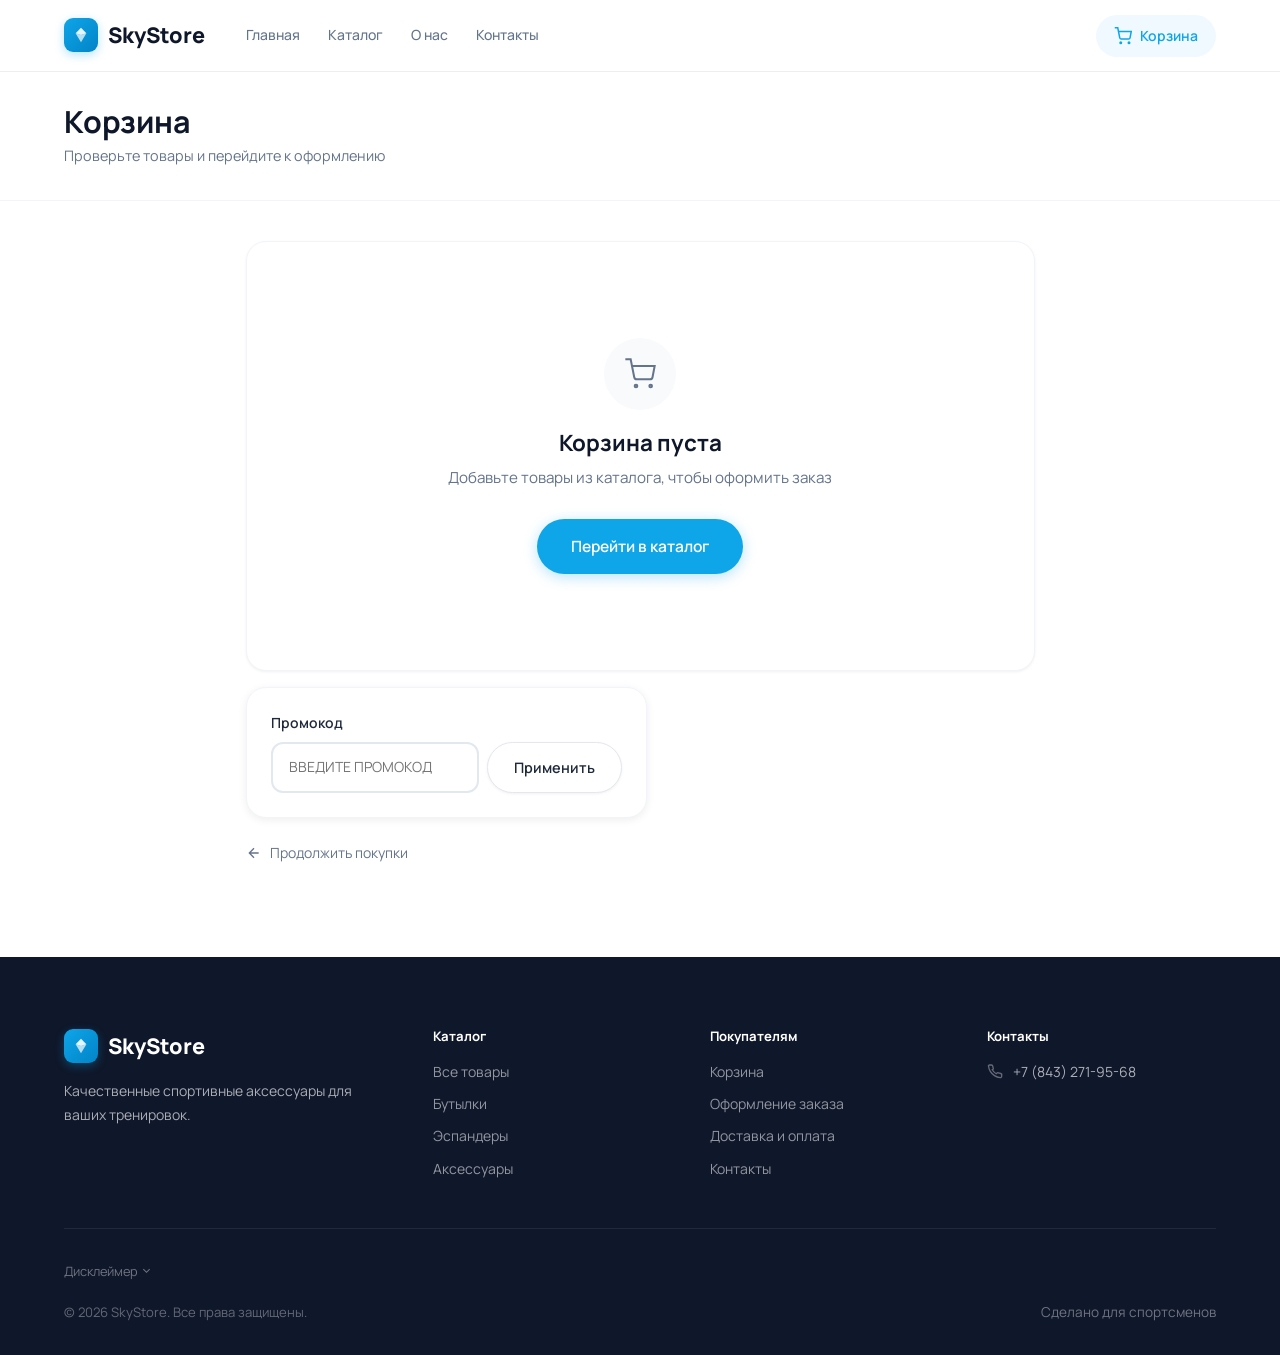
<file: skystore-landing/cart.html>
﻿<!DOCTYPE html>
<html lang="ru">
<head>
  <meta charset="UTF-8">
  <meta name="viewport" content="width=device-width, initial-scale=1.0">
  <title>Корзина – SkyStore</title>
  <meta name="description" content="Ваша корзина в магазине SkyStore. Проверьте заказ и перейдите к оформлению.">
  <link rel="icon" type="image/svg+xml" href="data:image/svg+xml,%3Csvg xmlns='http://www.w3.org/2000/svg' viewBox='0 0 32 32'%3E%3Crect width='32' height='32' rx='7' fill='%230EA5E9'/%3E%3Cpath d='M16 5L9 12l7 2.5 7-2.5L16 5z' fill='white' opacity='.95'/%3E%3Cpath d='M9 12l7 15 7-15-7 2.5L9 12z' fill='white' opacity='.75'/%3E%3C/svg%3E">
  <link rel="preconnect" href="https://fonts.googleapis.com">
  <link rel="preconnect" href="https://fonts.gstatic.com" crossorigin>
  <link href="https://fonts.googleapis.com/css2?family=Manrope:wght@400;500;600;700;800&display=swap" rel="stylesheet">
  <link rel="stylesheet" href="css/style.css">
</head>
<body data-page="cart">

  <header class="site-header">
    <div class="container">
      <div class="header-inner">
        <a href="index.html" class="logo">
          <div class="logo-icon"><svg viewBox="0 0 20 20" fill="none"><path d="M10 2L4 8l6 2 6-2-6-6z" fill="white" opacity=".9"/><path d="M4 8l6 10 6-10-6 2-6-2z" fill="white" opacity=".7"/></svg></div>
          SkyStore
        </a>
        <nav class="nav">
          <a href="index.html"    class="nav-link">Главная</a>
          <a href="catalog.html"  class="nav-link">Каталог</a>
          <a href="about.html"    class="nav-link">О нас</a>
          <a href="contacts.html" class="nav-link">Контакты</a>
        </nav>
        <div class="header-actions">
          <a href="cart.html" class="cart-btn">
            <svg width="18" height="18" viewBox="0 0 24 24" fill="none" stroke="currentColor" stroke-width="2"><circle cx="9" cy="21" r="1"/><circle cx="20" cy="21" r="1"/><path d="M1 1h4l2.68 13.39a2 2 0 0 0 2 1.61h9.72a2 2 0 0 0 2-1.61L23 6H6"/></svg>
            Корзина <span class="cart-count" style="display:none">0</span>
          </a>
          <button class="hamburger" aria-label="Меню"><span></span><span></span><span></span></button>
        </div>
      </div>
    </div>
  </header>

  <nav class="mobile-nav">
    <a href="index.html"    class="nav-link">Главная</a>
    <a href="catalog.html"  class="nav-link">Каталог</a>
    <a href="about.html"    class="nav-link">О нас</a>
    <a href="contacts.html" class="nav-link">Контакты</a>
    <a href="cart.html"     class="nav-link">Корзина</a>
  </nav>

  <main class="page-content">
    <div class="page-title-bar">
      <div class="container">
        <h1>Корзина</h1>
        <p>Проверьте товары и перейдите к оформлению</p>
      </div>
    </div>

    <div class="container cart-page">

      <!-- Empty state -->
      <div id="cart-empty" style="display:none" class="cart-empty">
        <div class="cart-empty-icon">
          <svg viewBox="0 0 24 24" fill="none" stroke="currentColor" stroke-width="1.5"><circle cx="9" cy="21" r="1"/><circle cx="20" cy="21" r="1"/><path d="M1 1h4l2.68 13.39a2 2 0 0 0 2 1.61h9.72a2 2 0 0 0 2-1.61L23 6H6"/></svg>
        </div>
        <h2>Корзина пуста</h2>
        <p>Добавьте товары из каталога, чтобы оформить заказ</p>
        <a href="catalog.html" class="btn btn-primary btn-lg">Перейти в каталог</a>
      </div>

      <!-- Cart layout -->
      <div class="cart-layout">

        <!-- Items -->
        <div>
          <div id="cart-items" class="cart-items">
            <!-- JS renders -->
          </div>

          <!-- Promo code -->
          <div class="promo-card" style="background:var(--c-white);border-radius:var(--r-xl);padding:var(--gap-lg);border:1px solid var(--c-border-light);box-shadow:var(--shadow-card);margin-top:var(--gap-md)">
            <div style="font-size:.875rem;font-weight:600;margin-bottom:var(--gap-sm)">Промокод</div>
            <div class="promo-form-row" style="display:flex;gap:var(--gap-sm)">
              <input type="text" id="promo-input" placeholder="Введите промокод" style="flex:1;padding:11px 16px;border:2px solid var(--c-border);border-radius:var(--r-md);font-size:.875rem;transition:var(--t-fast);text-transform:uppercase" onfocus="this.style.borderColor='var(--c-primary)'" onblur="this.style.borderColor='var(--c-border)'">
              <button id="promo-apply-btn" class="btn btn-secondary" style="white-space:nowrap" onclick="applyPromo()">Применить</button>
            </div>
            <div id="promo-msg" class="promo-msg" style="display:none"></div>
          </div>

          <div style="margin-top:var(--gap-lg)">
            <a href="catalog.html" style="display:inline-flex;align-items:center;gap:8px;color:var(--c-text-muted);font-size:.875rem;transition:var(--t-fast)" onmouseover="this.style.color='var(--c-primary)'" onmouseout="this.style.color='var(--c-text-muted)'">
              <svg width="16" height="16" viewBox="0 0 24 24" fill="none" stroke="currentColor" stroke-width="2"><path d="M19 12H5M12 19l-7-7 7-7"/></svg>
              Продолжить покупки
            </a>
          </div>
        </div>

        <!-- Summary -->
        <div id="cart-summary" class="cart-summary">
          <h3>Итого</h3>

          <div class="summary-rows">
            <div class="summary-row">
              <span class="label">Товары</span>
              <span class="value" id="summary-subtotal">0 ₽</span>
            </div>
            <div class="summary-row" id="summary-discount-row" style="display:none">
              <span class="label" style="color:var(--c-success)">Скидка</span>
              <span class="value" id="summary-discount" style="color:var(--c-success)"></span>
            </div>
            <div class="summary-row">
              <span class="label">Доставка</span>
              <span class="value" id="summary-delivery">290 ₽</span>
            </div>
          </div>

          <p id="free-delivery-msg" style="font-size:.78rem;color:var(--c-primary);background:var(--c-primary-pale);padding:8px 12px;border-radius:var(--r-sm);margin-bottom:var(--gap-md);display:none"></p>

          <div class="summary-divider"></div>

          <div class="summary-total">
            <span class="label">К оплате</span>
            <span class="value" id="summary-total">0 ₽</span>
          </div>

          <!-- Delivery choice -->
          <div style="margin-bottom:var(--gap-lg)">
            <div style="font-size:.8rem;font-weight:700;text-transform:uppercase;letter-spacing:.1em;color:var(--c-text-muted);margin-bottom:var(--gap-sm)">Доставка</div>
            <div style="display:flex;flex-direction:column;gap:8px">
              <label class="delivery-option">
                <input type="radio" name="delivery" value="standard" checked>
                <span class="delivery-radio"></span>
                <span class="delivery-label">Стандартная</span>
                <span class="delivery-price">290 ₽</span>
              </label>
              <label class="delivery-option">
                <input type="radio" name="delivery" value="express">
                <span class="delivery-radio"></span>
                <span class="delivery-label">Экспресс (1 день)</span>
                <span class="delivery-price">490 ₽</span>
              </label>
              <label class="delivery-option">
                <input type="radio" name="delivery" value="pickup">
                <span class="delivery-radio"></span>
                <span class="delivery-label">Самовывоз</span>
                <span class="delivery-price" style="color:var(--c-primary)">Бесплатно</span>
              </label>
            </div>
          </div>

          <a href="checkout.html" class="btn btn-primary cart-checkout-btn">
            Оформить заказ
          </a>

          <div style="display:flex;align-items:center;justify-content:center;gap:var(--gap-sm);margin-top:var(--gap-md)">
            <svg width="14" height="14" viewBox="0 0 24 24" fill="none" stroke="var(--c-text-muted)" stroke-width="2"><rect x="3" y="11" width="18" height="11" rx="2" ry="2"/><path d="M7 11V7a5 5 0 0 1 10 0v4"/></svg>
            <span style="font-size:.78rem;color:var(--c-text-muted)">Безопасная оплата</span>
          </div>
        </div>

      </div>
    </div>
  </main>

  <footer class="site-footer">
    <div class="container">
      <div class="footer-grid">
        <div class="footer-brand">
          <a href="index.html" class="logo"><div class="logo-icon"><svg viewBox="0 0 20 20" fill="none"><path d="M10 2L4 8l6 2 6-2-6-6z" fill="white" opacity=".9"/><path d="M4 8l6 10 6-10-6 2-6-2z" fill="white" opacity=".7"/></svg></div>SkyStore</a>
          <p style="margin-top:var(--gap-md)">Качественные спортивные аксессуары для ваших тренировок.</p>
        </div>
        <div class="footer-col"><h4>Каталог</h4><div class="footer-links"><a href="catalog.html">Все товары</a><a href="catalog.html?cat=bottles">Бутылки</a><a href="catalog.html?cat=expanders">Эспандеры</a><a href="catalog.html?cat=accessories">Аксессуары</a></div></div>
        <div class="footer-col"><h4>Покупателям</h4><div class="footer-links"><a href="cart.html">Корзина</a><a href="checkout.html">Оформление заказа</a><a href="index.html#delivery">Доставка и оплата</a><a href="contacts.html">Контакты</a></div></div>
        <div class="footer-col"><h4>Контакты</h4><div class="footer-contact-item"><svg width="16" height="16" viewBox="0 0 24 24" fill="none" stroke="currentColor" stroke-width="2"><path d="M22 16.92v3a2 2 0 0 1-2.18 2 19.79 19.79 0 0 1-8.63-3.07 19.5 19.5 0 0 1-6-6 19.79 19.79 0 0 1-3.07-8.67A2 2 0 0 1 3.61 3H6.6a2 2 0 0 1 2 1.72c.127.96.361 1.903.7 2.81a2 2 0 0 1-.45 2.11L7.91 10.09a16 16 0 0 0 6 6l.92-.92a2 2 0 0 1 2.11-.45c.907.339 1.85.573 2.81.7A2 2 0 0 1 21.73 17z"/></svg><span>+7 (843) 271-95-68</span></div></div>
      </div>
      <details class="footer-disclaimer">
        <summary>Дисклеймер</summary>
        <p><strong>Это не настоящий магазин.</strong> Это демонстрационный пример — учебный проект, сделанный для портфолио, чтобы показать дизайн и вёрстку интернет-магазина. Бренд «SkyStore» вымышлен: все названия, товары, цены, контакты, адреса и отзывы выдуманы исключительно для показа оформления, любые совпадения с реальными людьми и организациями случайны. Сайт не продаёт товары, не принимает заказы и не собирает персональные данные, не является публичной офертой или рекламой.</p>
      </details>
      <div class="footer-bottom"><p>&copy; 2026 SkyStore. Все права защищены.</p><span style="font-size:.85rem;color:rgba(255,255,255,.4)">Сделано для спортсменов</span></div>
    </div>
  </footer>

  <script src="js/cart.js"></script>
  <script src="js/main.js"></script>
  <script>
    document.addEventListener('DOMContentLoaded', () => {
      document.querySelectorAll('[name="delivery"]').forEach(r => {
        r.addEventListener('change', updateCartSummary);
      });
    });
  </script>
</body>
</html>
</file>
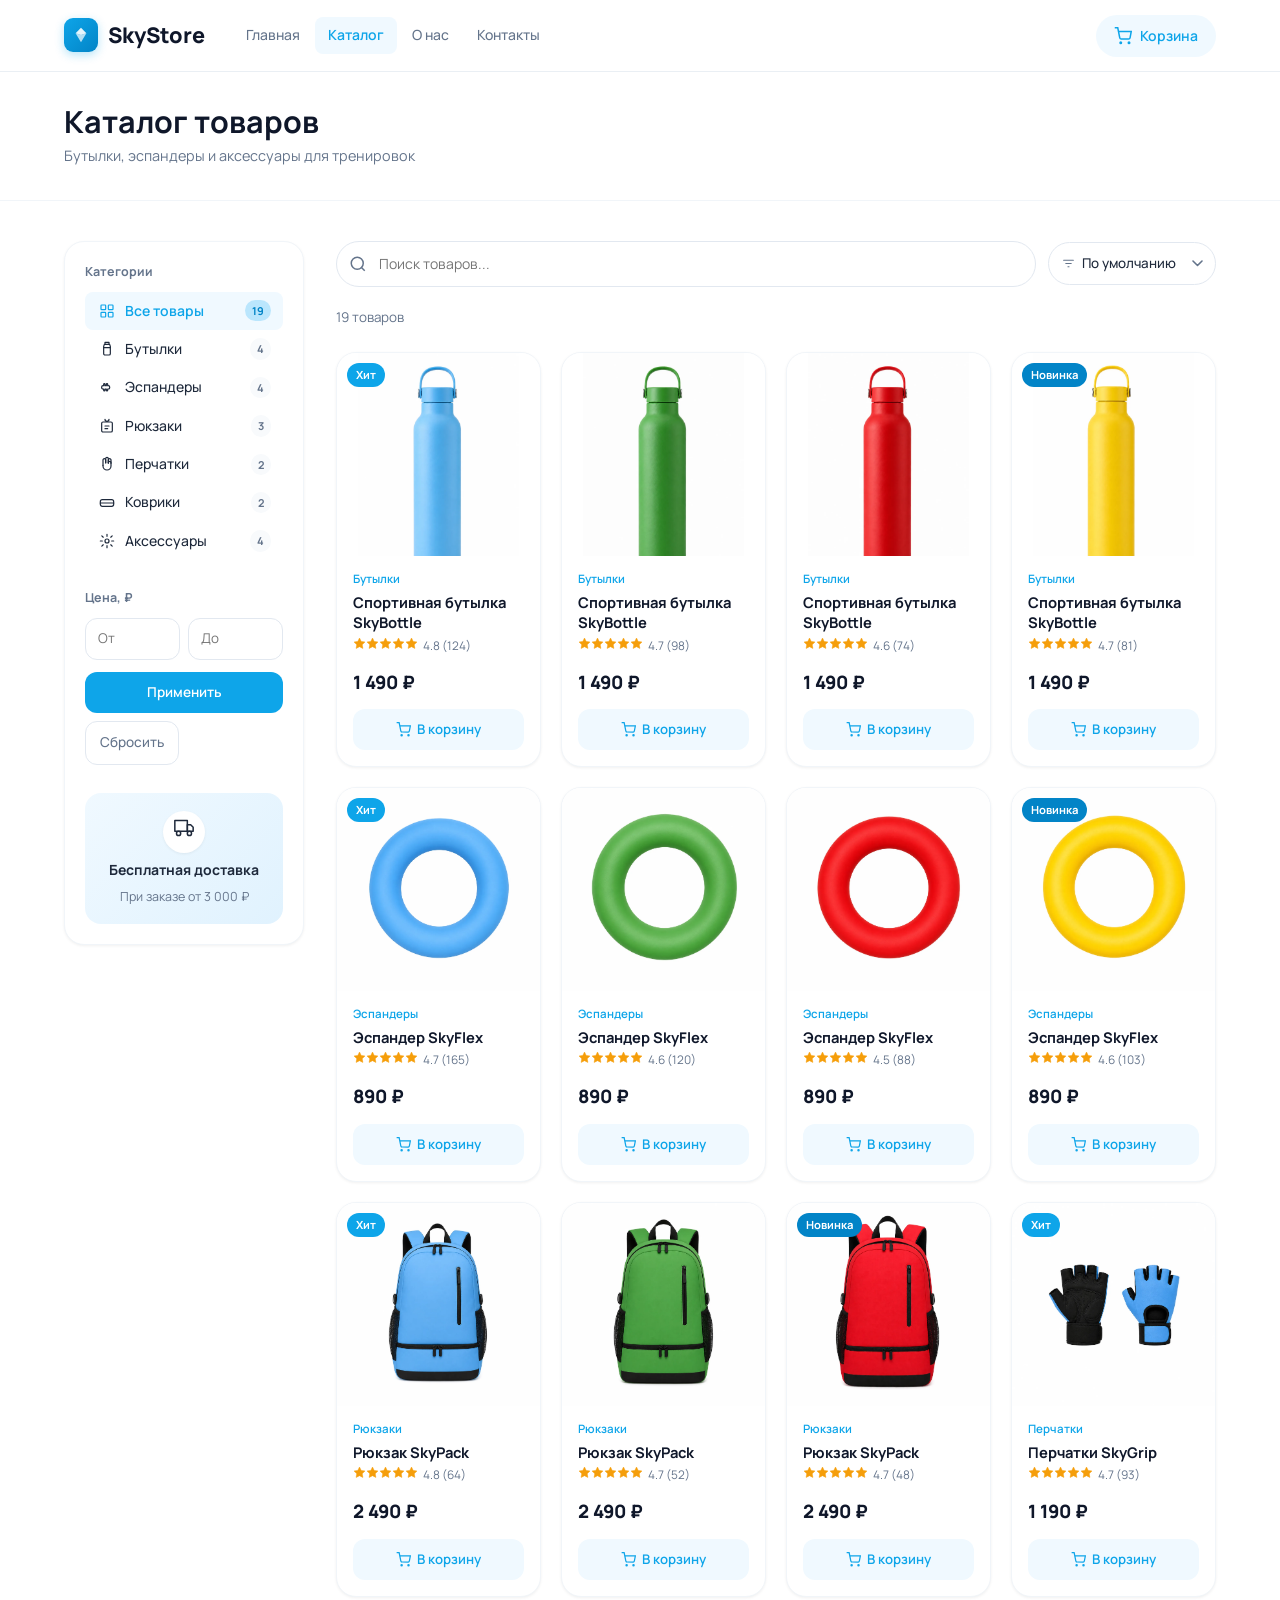
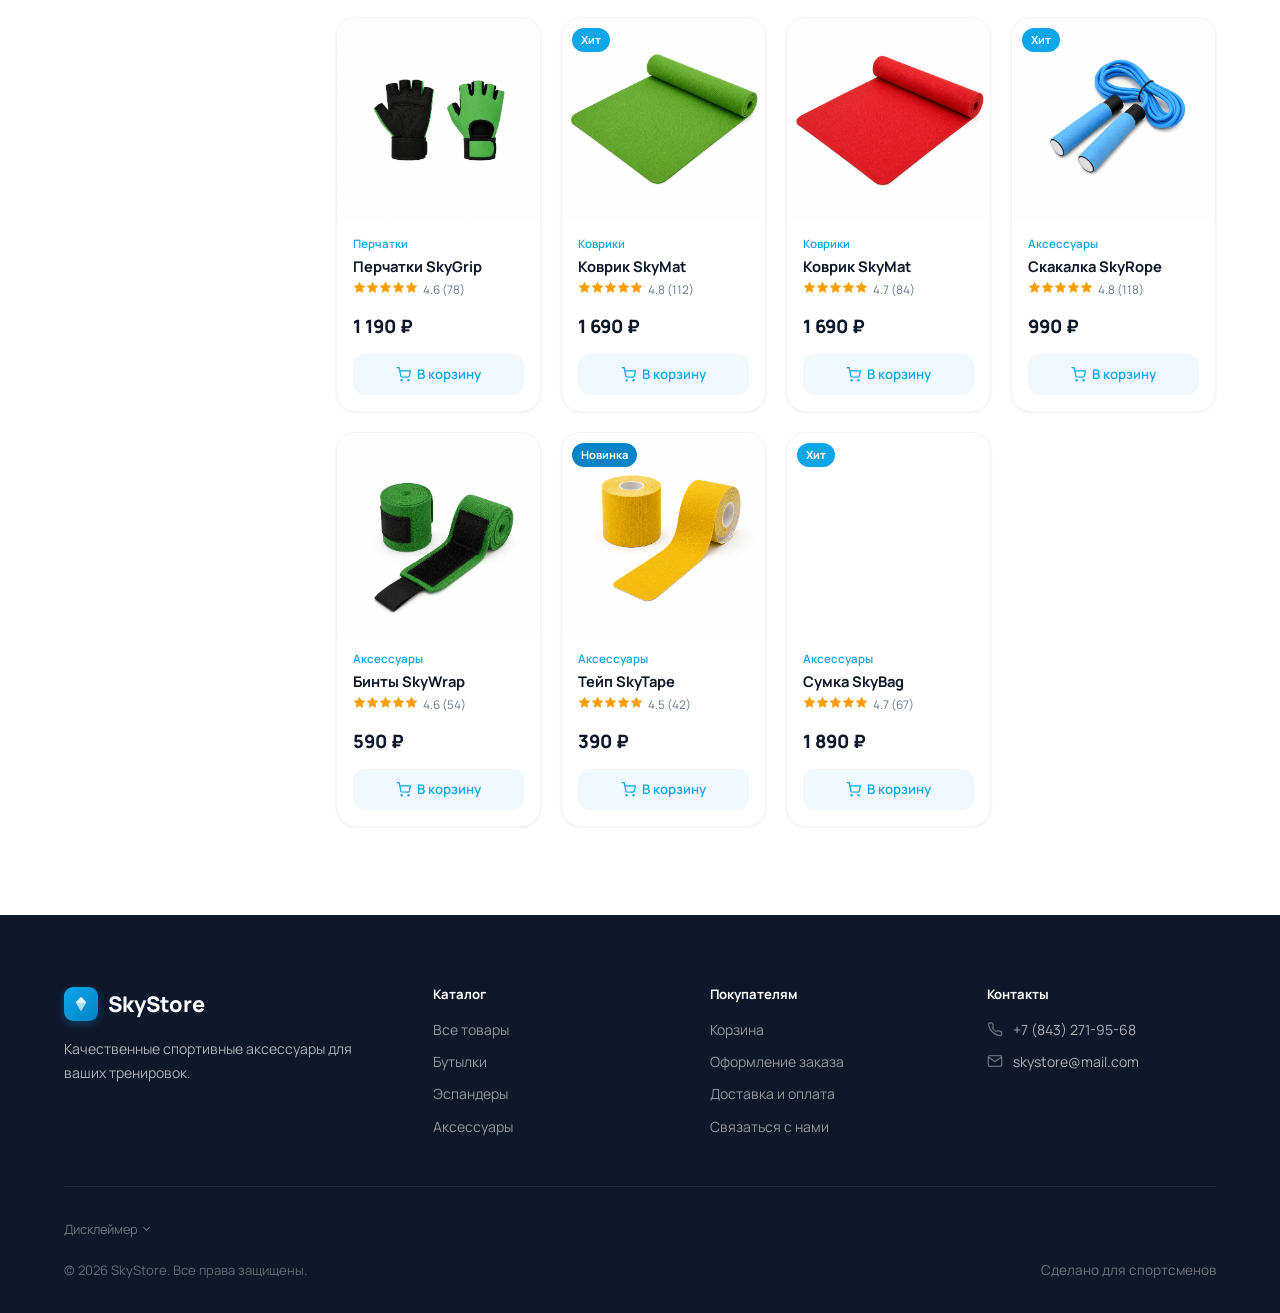
<file: skystore-landing/catalog.html>
﻿<!DOCTYPE html>
<html lang="ru">
<head>
  <meta charset="UTF-8">
  <meta name="viewport" content="width=device-width, initial-scale=1.0">
  <title>Каталог товаров – SkyStore</title>
  <meta name="description" content="Каталог спортивных бутылок, эспандеров и аксессуаров для тренировок в магазине SkyStore. Фильтры, сортировка, удобный поиск.">
  <link rel="icon" type="image/svg+xml" href="data:image/svg+xml,%3Csvg xmlns='http://www.w3.org/2000/svg' viewBox='0 0 32 32'%3E%3Crect width='32' height='32' rx='7' fill='%230EA5E9'/%3E%3Cpath d='M16 5L9 12l7 2.5 7-2.5L16 5z' fill='white' opacity='.95'/%3E%3Cpath d='M9 12l7 15 7-15-7 2.5L9 12z' fill='white' opacity='.75'/%3E%3C/svg%3E">
  <link rel="preconnect" href="https://fonts.googleapis.com">
  <link rel="preconnect" href="https://fonts.gstatic.com" crossorigin>
  <link href="https://fonts.googleapis.com/css2?family=Manrope:wght@400;500;600;700;800&display=swap" rel="stylesheet">
  <link rel="stylesheet" href="css/style.css">
</head>
<body data-page="catalog">

  <header class="site-header">
    <div class="container">
      <div class="header-inner">
        <a href="index.html" class="logo">
          <div class="logo-icon">
            <svg viewBox="0 0 20 20" fill="none"><path d="M10 2L4 8l6 2 6-2-6-6z" fill="white" opacity=".9"/><path d="M4 8l6 10 6-10-6 2-6-2z" fill="white" opacity=".7"/></svg>
          </div>
          SkyStore
        </a>
        <nav class="nav">
          <a href="index.html"    class="nav-link">Главная</a>
          <a href="catalog.html"  class="nav-link active">Каталог</a>
          <a href="about.html"    class="nav-link">О нас</a>
          <a href="contacts.html" class="nav-link">Контакты</a>
        </nav>
        <div class="header-actions">
          <a href="cart.html" class="cart-btn">
            <svg width="18" height="18" viewBox="0 0 24 24" fill="none" stroke="currentColor" stroke-width="2"><circle cx="9" cy="21" r="1"/><circle cx="20" cy="21" r="1"/><path d="M1 1h4l2.68 13.39a2 2 0 0 0 2 1.61h9.72a2 2 0 0 0 2-1.61L23 6H6"/></svg>
            Корзина <span class="cart-count" style="display:none">0</span>
          </a>
          <button class="hamburger" aria-label="Меню"><span></span><span></span><span></span></button>
        </div>
      </div>
    </div>
  </header>

  <nav class="mobile-nav">
    <a href="index.html"    class="nav-link">Главная</a>
    <a href="catalog.html"  class="nav-link">Каталог</a>
    <a href="about.html"    class="nav-link">О нас</a>
    <a href="contacts.html" class="nav-link">Контакты</a>
    <a href="cart.html"     class="nav-link">Корзина</a>
  </nav>

  <main class="page-content">
    <div class="page-title-bar">
      <div class="container">
        <h1>Каталог товаров</h1>
        <p>Бутылки, эспандеры и аксессуары для тренировок</p>
      </div>
    </div>

    <div class="container catalog-page">
      <div class="catalog-layout">

        <!-- ══ SIDEBAR ══ -->
        <aside class="catalog-sidebar">

          <div class="sidebar-section">
            <div class="sidebar-title">Категории</div>
            <div class="filter-list">
              <button class="filter-btn active" data-cat="all">
                <span class="filter-btn-icon">
                  <svg viewBox="0 0 24 24" fill="none" stroke="currentColor" stroke-width="1.8" stroke-linecap="round" stroke-linejoin="round"><rect x="3" y="3" width="7" height="7" rx="1"/><rect x="14" y="3" width="7" height="7" rx="1"/><rect x="3" y="14" width="7" height="7" rx="1"/><rect x="14" y="14" width="7" height="7" rx="1"/></svg>
                </span>
                Все товары <span class="filter-count">19</span>
              </button>
              <button class="filter-btn" data-cat="bottles">
                <span class="filter-btn-icon">
                  <svg viewBox="0 0 24 24" fill="none" stroke="currentColor" stroke-width="1.8" stroke-linecap="round" stroke-linejoin="round"><path d="M9 2h6v3H9zM8 5h8l1 3v11a2 2 0 0 1-2 2H9a2 2 0 0 1-2-2V8l1-3z"/><path d="M7 10h10"/></svg>
                </span>
                Бутылки <span class="filter-count">4</span>
              </button>
              <button class="filter-btn" data-cat="expanders">
                <span class="filter-btn-icon">
                  <svg viewBox="0 0 24 24" fill="none" stroke="currentColor" stroke-width="1.8" stroke-linecap="round" stroke-linejoin="round"><path d="M4 12c0-1.1.9-2 2-2h1V8a1 1 0 0 1 2 0v2h2V8a1 1 0 0 1 2 0v2h1a2 2 0 0 1 2 2v1a2 2 0 0 1-2 2h-1v2a1 1 0 0 1-2 0v-2h-2v2a1 1 0 0 1-2 0v-2H6a2 2 0 0 1-2-2v-1z"/></svg>
                </span>
                Эспандеры <span class="filter-count">4</span>
              </button>
              <button class="filter-btn" data-cat="backpacks">
                <span class="filter-btn-icon">
                  <svg viewBox="0 0 24 24" fill="none" stroke="currentColor" stroke-width="1.8" stroke-linecap="round" stroke-linejoin="round"><path d="M9 2a3 3 0 0 0 6 0"/><path d="M6 6h12a2 2 0 0 1 2 2v11a2 2 0 0 1-2 2H6a2 2 0 0 1-2-2V8a2 2 0 0 1 2-2z"/><path d="M9 12h6M9 16h4"/></svg>
                </span>
                Рюкзаки <span class="filter-count">3</span>
              </button>
              <button class="filter-btn" data-cat="gloves">
                <span class="filter-btn-icon">
                  <svg viewBox="0 0 24 24" fill="none" stroke="currentColor" stroke-width="1.8" stroke-linecap="round" stroke-linejoin="round"><path d="M18 11V6a2 2 0 0 0-4 0v5"/><path d="M14 10V4a2 2 0 0 0-4 0v6"/><path d="M10 10.5V6a2 2 0 0 0-4 0v8"/><path d="M6 14v1a6 6 0 0 0 12 0v-5a2 2 0 0 0-4 0"/></svg>
                </span>
                Перчатки <span class="filter-count">2</span>
              </button>
              <button class="filter-btn" data-cat="mats">
                <span class="filter-btn-icon">
                  <svg viewBox="0 0 24 24" fill="none" stroke="currentColor" stroke-width="1.8" stroke-linecap="round" stroke-linejoin="round"><rect x="2" y="7" width="20" height="10" rx="3"/><path d="M2 12h20"/></svg>
                </span>
                Коврики <span class="filter-count">2</span>
              </button>
              <button class="filter-btn" data-cat="accessories">
                <span class="filter-btn-icon">
                  <svg viewBox="0 0 24 24" fill="none" stroke="currentColor" stroke-width="1.8" stroke-linecap="round" stroke-linejoin="round"><circle cx="12" cy="12" r="3"/><path d="M12 2v3M12 19v3M4.22 4.22l2.12 2.12M17.66 17.66l2.12 2.12M2 12h3M19 12h3M4.22 19.78l2.12-2.12M17.66 6.34l2.12-2.12"/></svg>
                </span>
                Аксессуары <span class="filter-count">4</span>
              </button>
            </div>
          </div>

          <div class="sidebar-section">
            <div class="sidebar-title">Цена, ₽</div>
            <div class="price-range-inputs">
              <input type="number" class="price-input" id="price-min" placeholder="От" min="0">
              <input type="number" class="price-input" id="price-max" placeholder="До" min="0">
            </div>
            <div class="price-range-actions">
              <button type="button" class="btn-price-apply" id="price-apply">Применить</button>
              <button type="button" class="btn-price-reset" id="price-reset">Сбросить</button>
            </div>
          </div>

          <div class="sidebar-section">
            <div style="background:linear-gradient(135deg,var(--c-primary-pale),#e0f2fe);border-radius:var(--r-lg);padding:18px 16px;text-align:center;display:flex;flex-direction:column;align-items:center;gap:8px">
              <div style="width:42px;height:42px;border-radius:50%;background:#fff;display:flex;align-items:center;justify-content:center;box-shadow:var(--shadow-xs)"><span data-icon="truck"></span></div>
              <div style="font-size:.875rem;font-weight:700;line-height:1.35">Бесплатная доставка</div>
              <div style="font-size:.78rem;color:var(--c-text-muted);line-height:1.4">При заказе от 3 000 ₽</div>
            </div>
          </div>

        </aside>

        <!-- ══ MAIN ══ -->
        <div class="catalog-main">

          <div class="catalog-toolbar">
            <div class="search-box">
              <svg width="18" height="18" viewBox="0 0 24 24" fill="none" stroke="currentColor" stroke-width="2"><circle cx="11" cy="11" r="8"/><path d="m21 21-4.35-4.35"/></svg>
              <input type="text" id="catalog-search" placeholder="Поиск товаров...">
            </div>
            <!-- Custom sort dropdown -->
            <div class="csel-wrap" id="sort-wrap">
              <button class="csel-trigger" id="sort-trigger" type="button" aria-haspopup="listbox" aria-expanded="false">
                <svg width="13" height="13" viewBox="0 0 24 24" fill="none" stroke="currentColor" stroke-width="2" stroke-linecap="round"><path d="M3 6h18M7 12h10M11 18h2"/></svg>
                <span id="sort-label">По умолчанию</span>
                <svg class="csel-chevron" width="11" height="11" viewBox="0 0 11 7" fill="none"><path d="M1 1l4.5 4.5L10 1" stroke="currentColor" stroke-width="1.6" stroke-linecap="round" stroke-linejoin="round"/></svg>
              </button>
              <div class="csel-dropdown" id="sort-dropdown" role="listbox">
                <div class="csel-opt active" data-value="default" role="option"><span>По умолчанию</span><svg class="csel-check" width="13" height="13" viewBox="0 0 24 24" fill="none" stroke="currentColor" stroke-width="2.5"><path d="M20 6L9 17l-5-5"/></svg></div>
                <div class="csel-opt" data-value="price-asc" role="option"><span>Цена: по возрастанию</span><svg class="csel-check" width="13" height="13" viewBox="0 0 24 24" fill="none" stroke="currentColor" stroke-width="2.5"><path d="M20 6L9 17l-5-5"/></svg></div>
                <div class="csel-opt" data-value="price-desc" role="option"><span>Цена: по убыванию</span><svg class="csel-check" width="13" height="13" viewBox="0 0 24 24" fill="none" stroke="currentColor" stroke-width="2.5"><path d="M20 6L9 17l-5-5"/></svg></div>
                <div class="csel-opt" data-value="rating" role="option"><span>По рейтингу</span><svg class="csel-check" width="13" height="13" viewBox="0 0 24 24" fill="none" stroke="currentColor" stroke-width="2.5"><path d="M20 6L9 17l-5-5"/></svg></div>
                <div class="csel-opt" data-value="popular" role="option"><span>По популярности</span><svg class="csel-check" width="13" height="13" viewBox="0 0 24 24" fill="none" stroke="currentColor" stroke-width="2.5"><path d="M20 6L9 17l-5-5"/></svg></div>
              </div>
              <!-- native select stays hidden for JS compatibility -->
              <select id="catalog-sort" class="csel-native" aria-hidden="true" tabindex="-1">
                <option value="default">По умолчанию</option>
                <option value="price-asc">Цена: по возрастанию</option>
                <option value="price-desc">Цена: по убыванию</option>
                <option value="rating">По рейтингу</option>
                <option value="popular">По популярности</option>
              </select>
            </div>
          </div>

          <div style="display:flex;align-items:center;justify-content:space-between;margin-bottom:var(--gap-lg)">
            <span id="results-count" class="catalog-results-count">12 товаров</span>
          </div>

          <div class="products-grid" id="catalog-grid">
            <!-- JS renders products -->
          </div>

        </div>
      </div>
    </div>
  </main>

  <footer class="site-footer">
    <div class="container">
      <div class="footer-grid">
        <div class="footer-brand">
          <a href="index.html" class="logo">
            <div class="logo-icon"><svg viewBox="0 0 20 20" fill="none"><path d="M10 2L4 8l6 2 6-2-6-6z" fill="white" opacity=".9"/><path d="M4 8l6 10 6-10-6 2-6-2z" fill="white" opacity=".7"/></svg></div>
            SkyStore
          </a>
          <p style="margin-top:var(--gap-md)">Качественные спортивные аксессуары для ваших тренировок.</p>
        </div>
        <div class="footer-col">
          <h4>Каталог</h4>
          <div class="footer-links">
            <a href="catalog.html">Все товары</a>
            <a href="catalog.html?cat=bottles">Бутылки</a>
            <a href="catalog.html?cat=expanders">Эспандеры</a>
            <a href="catalog.html?cat=accessories">Аксессуары</a>
          </div>
        </div>
        <div class="footer-col">
          <h4>Покупателям</h4>
          <div class="footer-links">
            <a href="cart.html">Корзина</a>
            <a href="checkout.html">Оформление заказа</a>
            <a href="index.html#delivery">Доставка и оплата</a>
            <a href="contacts.html">Связаться с нами</a>
          </div>
        </div>
        <div class="footer-col">
          <h4>Контакты</h4>
          <div class="footer-contact-item"><svg width="16" height="16" viewBox="0 0 24 24" fill="none" stroke="currentColor" stroke-width="2"><path d="M22 16.92v3a2 2 0 0 1-2.18 2 19.79 19.79 0 0 1-8.63-3.07 19.5 19.5 0 0 1-6-6 19.79 19.79 0 0 1-3.07-8.67A2 2 0 0 1 3.61 3H6.6a2 2 0 0 1 2 1.72c.127.96.361 1.903.7 2.81a2 2 0 0 1-.45 2.11L7.91 10.09a16 16 0 0 0 6 6l.92-.92a2 2 0 0 1 2.11-.45c.907.339 1.85.573 2.81.7A2 2 0 0 1 21.73 17z"/></svg><span>+7 (843) 271-95-68</span></div>
          <div class="footer-contact-item"><svg width="16" height="16" viewBox="0 0 24 24" fill="none" stroke="currentColor" stroke-width="2"><path d="M4 4h16c1.1 0 2 .9 2 2v12c0 1.1-.9 2-2 2H4c-1.1 0-2-.9-2-2V6c0-1.1.9-2 2-2z"/><polyline points="22,6 12,13 2,6"/></svg><span>skystore@mail.com</span></div>
        </div>
      </div>
      <details class="footer-disclaimer">
        <summary>Дисклеймер</summary>
        <p><strong>Это не настоящий магазин.</strong> Это демонстрационный пример — учебный проект, сделанный для портфолио, чтобы показать дизайн и вёрстку интернет-магазина. Бренд «SkyStore» вымышлен: все названия, товары, цены, контакты, адреса и отзывы выдуманы исключительно для показа оформления, любые совпадения с реальными людьми и организациями случайны. Сайт не продаёт товары, не принимает заказы и не собирает персональные данные, не является публичной офертой или рекламой.</p>
      </details>
      <div class="footer-bottom">
        <p>&copy; 2026 SkyStore. Все права защищены.</p>
        <span style="font-size:.85rem;color:rgba(255,255,255,.4)">Сделано для спортсменов</span>
      </div>
    </div>
  </footer>

  <script src="js/cart.js"></script>
  <script src="js/main.js"></script>
  <script>
    /* Apply URL category filter on load */
    document.addEventListener('DOMContentLoaded', () => {
      const params = new URLSearchParams(location.search);
      const cat = params.get('cat');
      if (cat) {
        const btn = document.querySelector(`.filter-btn[data-cat="${cat}"]`);
        if (btn) btn.click();
      }
    });
  </script>
  <script>
    /* ── Custom sort select ────────────────────────────────────── */
    (function () {
      const wrap     = document.getElementById('sort-wrap');
      const trigger  = document.getElementById('sort-trigger');
      const label    = document.getElementById('sort-label');
      const dropdown = document.getElementById('sort-dropdown');
      const native   = document.getElementById('catalog-sort');
      const opts     = dropdown.querySelectorAll('.csel-opt');

      function openDrop() {
        trigger.classList.add('open');
        dropdown.classList.add('open');
        trigger.setAttribute('aria-expanded', 'true');
      }
      function closeDrop() {
        trigger.classList.remove('open');
        dropdown.classList.remove('open');
        trigger.setAttribute('aria-expanded', 'false');
      }

      trigger.addEventListener('click', (e) => {
        e.stopPropagation();
        trigger.classList.contains('open') ? closeDrop() : openDrop();
      });

      opts.forEach((opt) => {
        opt.addEventListener('click', () => {
          opts.forEach((o) => o.classList.remove('active'));
          opt.classList.add('active');
          label.textContent = opt.querySelector('span').textContent;
          native.value = opt.dataset.value;
          native.dispatchEvent(new Event('change'));
          closeDrop();
        });
      });

      document.addEventListener('click', (e) => { if (!wrap.contains(e.target)) closeDrop(); });
      document.addEventListener('keydown', (e) => { if (e.key === 'Escape') closeDrop(); });
    })();
  </script>
</body>
</html>
</file>
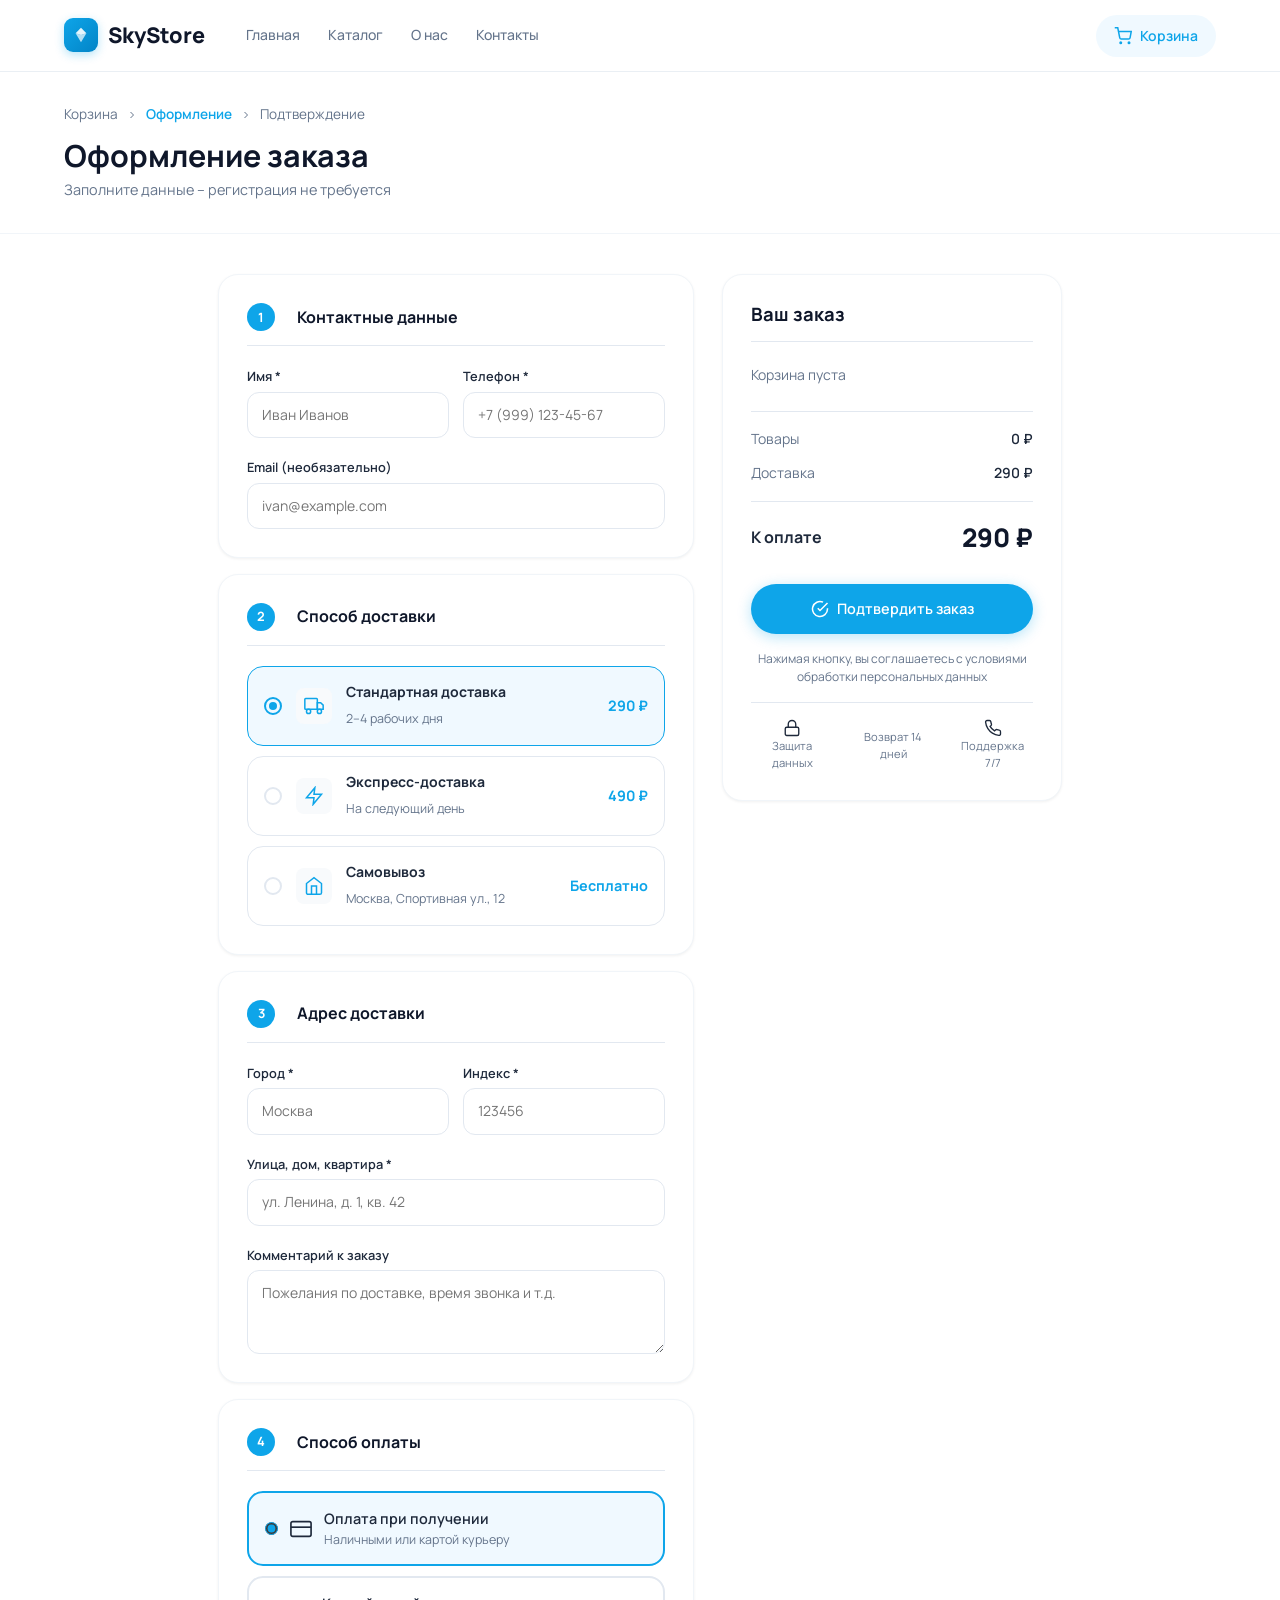
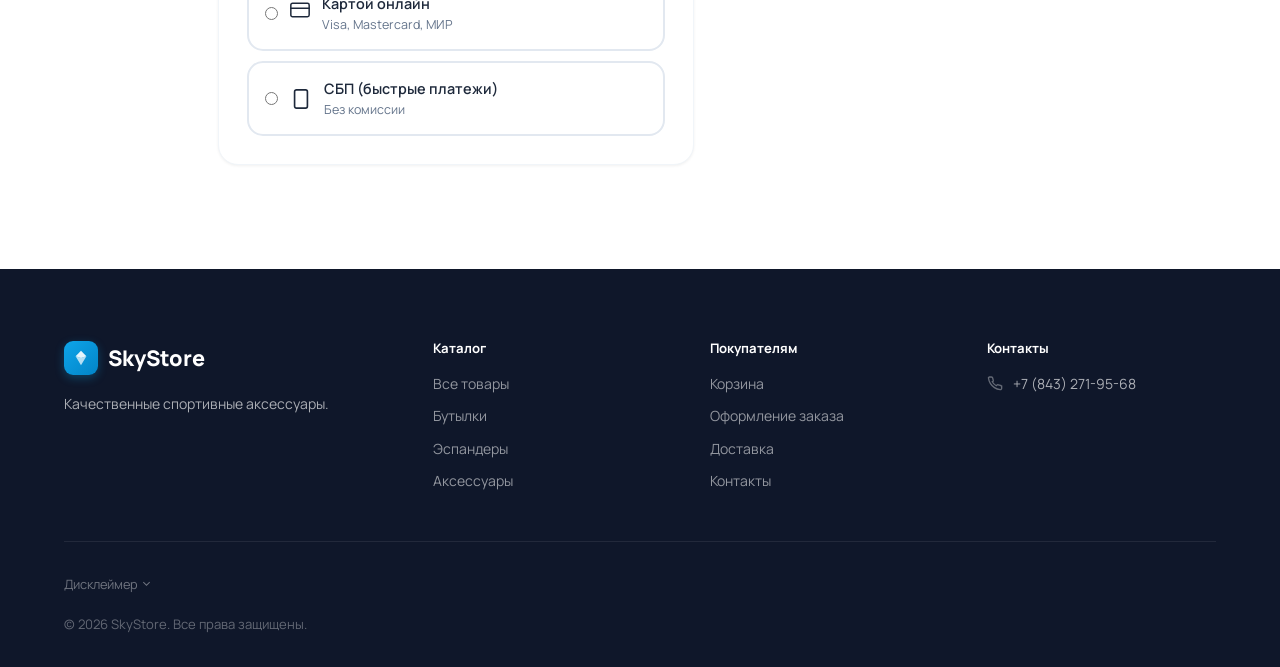
<file: skystore-landing/checkout.html>
<!DOCTYPE html>
<html lang="ru">
<head>
  <meta charset="UTF-8">
  <meta name="viewport" content="width=device-width, initial-scale=1.0">
  <title>Оформление заказа – SkyStore</title>
  <meta name="description" content="Оформите заказ в SkyStore. Заполните данные доставки и подтвердите покупку.">
  <link rel="icon" type="image/svg+xml" href="data:image/svg+xml,%3Csvg xmlns='http://www.w3.org/2000/svg' viewBox='0 0 32 32'%3E%3Crect width='32' height='32' rx='7' fill='%230EA5E9'/%3E%3Cpath d='M16 5L9 12l7 2.5 7-2.5L16 5z' fill='white' opacity='.95'/%3E%3Cpath d='M9 12l7 15 7-15-7 2.5L9 12z' fill='white' opacity='.75'/%3E%3C/svg%3E">
  <link rel="preconnect" href="https://fonts.googleapis.com">
  <link rel="preconnect" href="https://fonts.gstatic.com" crossorigin>
  <link href="https://fonts.googleapis.com/css2?family=Manrope:wght@400;500;600;700;800&display=swap" rel="stylesheet">
  <link rel="stylesheet" href="css/style.css">
</head>
<body data-page="checkout">

  <header class="site-header">
    <div class="container">
      <div class="header-inner">
        <a href="index.html" class="logo">
          <div class="logo-icon"><svg viewBox="0 0 20 20" fill="none"><path d="M10 2L4 8l6 2 6-2-6-6z" fill="white" opacity=".9"/><path d="M4 8l6 10 6-10-6 2-6-2z" fill="white" opacity=".7"/></svg></div>
          SkyStore
        </a>
        <nav class="nav">
          <a href="index.html"    class="nav-link">Главная</a>
          <a href="catalog.html"  class="nav-link">Каталог</a>
          <a href="about.html"    class="nav-link">О нас</a>
          <a href="contacts.html" class="nav-link">Контакты</a>
        </nav>
        <div class="header-actions">
          <a href="cart.html" class="cart-btn">
            <svg width="18" height="18" viewBox="0 0 24 24" fill="none" stroke="currentColor" stroke-width="2"><circle cx="9" cy="21" r="1"/><circle cx="20" cy="21" r="1"/><path d="M1 1h4l2.68 13.39a2 2 0 0 0 2 1.61h9.72a2 2 0 0 0 2-1.61L23 6H6"/></svg>
            Корзина <span class="cart-count" style="display:none">0</span>
          </a>
          <button class="hamburger" aria-label="Меню"><span></span><span></span><span></span></button>
        </div>
      </div>
    </div>
  </header>

  <nav class="mobile-nav">
    <a href="index.html"    class="nav-link">Главная</a>
    <a href="catalog.html"  class="nav-link">Каталог</a>
    <a href="about.html"    class="nav-link">О нас</a>
    <a href="contacts.html" class="nav-link">Контакты</a>
    <a href="cart.html"     class="nav-link">Корзина</a>
  </nav>

  <main class="page-content">
    <div class="page-title-bar">
      <div class="container">
        <!-- Steps -->
        <div style="display:flex;align-items:center;flex-wrap:wrap;gap:8px;margin-bottom:12px;font-size:.85rem">
          <a href="cart.html" style="color:var(--c-text-muted)">Корзина</a>
          <svg width="12" height="12" viewBox="0 0 24 24" fill="none" stroke="var(--c-text-muted)" stroke-width="2"><path d="M9 18l6-6-6-6"/></svg>
          <span style="color:var(--c-primary);font-weight:600">Оформление</span>
          <svg width="12" height="12" viewBox="0 0 24 24" fill="none" stroke="var(--c-text-muted)" stroke-width="2"><path d="M9 18l6-6-6-6"/></svg>
          <span style="color:var(--c-text-muted)">Подтверждение</span>
        </div>
        <h1>Оформление заказа</h1>
        <p>Заполните данные – регистрация не требуется</p>
      </div>
    </div>

    <div class="container checkout-page">
      <form id="checkout-form" novalidate>
        <div class="checkout-layout">

          <!-- Left: form -->
          <div>

            <!-- Contact info -->
            <div class="checkout-form-card">
              <h3>
                <span style="display:inline-flex;align-items:center;justify-content:center;width:28px;height:28px;background:var(--c-primary);color:white;border-radius:50%;font-size:.8rem;font-weight:700;margin-right:10px">1</span>
                Контактные данные
              </h3>
              <div class="form-grid">
                <div class="form-group">
                  <label for="name">Имя *</label>
                  <input type="text" id="name" name="name" placeholder="Иван Иванов" required>
                  <span class="form-error" id="name-error"></span>
                </div>
                <div class="form-group">
                  <label for="phone">Телефон *</label>
                  <input type="tel" id="phone" name="phone" placeholder="+7 (999) 123-45-67" required>
                  <span class="form-error" id="phone-error"></span>
                </div>
                <div class="form-group full">
                  <label for="email">Email (необязательно)</label>
                  <input type="email" id="email" name="email" placeholder="ivan@example.com">
                </div>
              </div>
            </div>

            <!-- Delivery -->
            <div class="checkout-form-card">
              <h3>
                <span style="display:inline-flex;align-items:center;justify-content:center;width:28px;height:28px;background:var(--c-primary);color:white;border-radius:50%;font-size:.8rem;font-weight:700;margin-right:10px">2</span>
                Способ доставки
              </h3>
              <div class="delivery-options">
                <div class="delivery-option selected" data-delivery="standard">
                  <input type="radio" name="delivery" value="standard" checked>
                  <div class="delivery-radio"></div>
                  <div class="delivery-option-icon"><svg width="20" height="20" viewBox="0 0 24 24" fill="none" stroke="currentColor" stroke-width="1.8"><rect x="1" y="3" width="15" height="13" rx="1"/><polygon points="16 8 20 8 23 11 23 16 16 16 16 8"/><circle cx="5.5" cy="18.5" r="2.5"/><circle cx="18.5" cy="18.5" r="2.5"/></svg></div>
                  <div class="delivery-option-info">
                    <strong>Стандартная доставка</strong>
                    <span>2–4 рабочих дня</span>
                  </div>
                  <div class="delivery-option-price">290 ₽</div>
                </div>
                <div class="delivery-option" data-delivery="express">
                  <input type="radio" name="delivery" value="express">
                  <div class="delivery-radio"></div>
                  <div class="delivery-option-icon"><svg width="20" height="20" viewBox="0 0 24 24" fill="none" stroke="currentColor" stroke-width="1.8"><polygon points="13 2 3 14 12 14 11 22 21 10 12 10 13 2"/></svg></div>
                  <div class="delivery-option-info">
                    <strong>Экспресс-доставка</strong>
                    <span>На следующий день</span>
                  </div>
                  <div class="delivery-option-price">490 ₽</div>
                </div>
                <div class="delivery-option" data-delivery="pickup">
                  <input type="radio" name="delivery" value="pickup">
                  <div class="delivery-radio"></div>
                  <div class="delivery-option-icon"><svg width="20" height="20" viewBox="0 0 24 24" fill="none" stroke="currentColor" stroke-width="1.8"><path d="M3 9l9-7 9 7v11a2 2 0 0 1-2 2H5a2 2 0 0 1-2-2z"/><polyline points="9 22 9 12 15 12 15 22"/></svg></div>
                  <div class="delivery-option-info">
                    <strong>Самовывоз</strong>
                    <span>Москва, Спортивная ул., 12</span>
                  </div>
                  <div class="delivery-option-price" style="color:var(--c-primary)">Бесплатно</div>
                </div>
              </div>
            </div>

            <!-- Address -->
            <div class="checkout-form-card" id="address-card">
              <h3>
                <span style="display:inline-flex;align-items:center;justify-content:center;width:28px;height:28px;background:var(--c-primary);color:white;border-radius:50%;font-size:.8rem;font-weight:700;margin-right:10px">3</span>
                Адрес доставки
              </h3>
              <div class="form-grid">
                <div class="form-group">
                  <label for="city">Город *</label>
                  <input type="text" id="city" name="city" placeholder="Москва" required>
                  <span class="form-error" id="city-error"></span>
                </div>
                <div class="form-group">
                  <label for="index">Индекс *</label>
                  <input type="text" id="index" name="index" placeholder="123456" required>
                  <span class="form-error" id="index-error"></span>
                </div>
                <div class="form-group full">
                  <label for="address">Улица, дом, квартира *</label>
                  <input type="text" id="address" name="address" placeholder="ул. Ленина, д. 1, кв. 42" required>
                  <span class="form-error" id="address-error"></span>
                </div>
                <div class="form-group full">
                  <label for="comment">Комментарий к заказу</label>
                  <textarea id="comment" name="comment" placeholder="Пожелания по доставке, время звонка и т.д."></textarea>
                </div>
              </div>
            </div>

            <!-- Payment -->
            <div class="checkout-form-card">
              <h3>
                <span style="display:inline-flex;align-items:center;justify-content:center;width:28px;height:28px;background:var(--c-primary);color:white;border-radius:50%;font-size:.8rem;font-weight:700;margin-right:10px">4</span>
                Способ оплаты
              </h3>
              <div style="display:flex;flex-direction:column;gap:10px">
                <label style="display:flex;align-items:center;gap:12px;padding:14px 16px;border:2px solid var(--c-primary);border-radius:var(--r-lg);background:var(--c-primary-pale);cursor:pointer">
                  <input type="radio" name="payment" value="cash" checked style="accent-color:var(--c-primary)">
                  <span style="font-size:1.3rem;display:inline-flex"><svg width="22" height="22" viewBox="0 0 24 24" fill="none" stroke="currentColor" stroke-width="1.8"><rect x="1" y="4" width="22" height="16" rx="2"/><line x1="1" y1="10" x2="23" y2="10"/></svg></span>
                  <div>
                    <div style="font-weight:600;font-size:.9rem">Оплата при получении</div>
                    <div style="font-size:.78rem;color:var(--c-text-muted)">Наличными или картой курьеру</div>
                  </div>
                </label>
                <label style="display:flex;align-items:center;gap:12px;padding:14px 16px;border:2px solid var(--c-border);border-radius:var(--r-lg);cursor:pointer">
                  <input type="radio" name="payment" value="card" style="accent-color:var(--c-primary)">
                  <span data-icon="credit"></span>
                  <div>
                    <div style="font-weight:600;font-size:.9rem">Картой онлайн</div>
                    <div style="font-size:.78rem;color:var(--c-text-muted)">Visa, Mastercard, МИР</div>
                  </div>
                </label>
                <label style="display:flex;align-items:center;gap:12px;padding:14px 16px;border:2px solid var(--c-border);border-radius:var(--r-lg);cursor:pointer">
                  <input type="radio" name="payment" value="sbp" style="accent-color:var(--c-primary)">
                  <span style="display:inline-flex"><svg width="22" height="22" viewBox="0 0 24 24" fill="none" stroke="currentColor" stroke-width="1.8"><rect x="5" y="2" width="14" height="20" rx="2"/><line x1="12" y1="18" x2="12.01" y2="18"/></svg></span>
                  <div>
                    <div style="font-weight:600;font-size:.9rem">СБП (быстрые платежи)</div>
                    <div style="font-size:.78rem;color:var(--c-text-muted)">Без комиссии</div>
                  </div>
                </label>
              </div>
            </div>

          </div>

          <!-- Right: order summary -->
          <div>
            <div class="cart-summary" style="position:sticky;top:calc(var(--header-h) + 20px)">
              <h3>Ваш заказ</h3>

              <div id="checkout-items" style="margin-bottom:var(--gap-lg);max-height:300px;overflow-y:auto">
                <!-- JS fills -->
              </div>

              <div class="summary-divider"></div>

              <div class="summary-rows" style="margin-top:var(--gap-md)">
                <div class="summary-row">
                  <span class="label">Товары</span>
                  <span class="value" id="summary-subtotal">0 ₽</span>
                </div>
                <div class="summary-row">
                  <span class="label">Доставка</span>
                  <span class="value" id="summary-delivery">290 ₽</span>
                </div>
              </div>

              <div class="summary-divider"></div>

              <div class="summary-total">
                <span class="label">К оплате</span>
                <span class="value" id="summary-total">0 ₽</span>
              </div>

              <button type="submit" class="btn btn-primary" style="width:100%;justify-content:center;margin-top:4px">
                <svg width="18" height="18" viewBox="0 0 24 24" fill="none" stroke="currentColor" stroke-width="2"><path d="M22 11.08V12a10 10 0 1 1-5.93-9.14"/><polyline points="22 4 12 14.01 9 11.01"/></svg>
                Подтвердить заказ
              </button>

              <p style="font-size:.75rem;color:var(--c-text-muted);text-align:center;margin-top:var(--gap-md);line-height:1.5">
                Нажимая кнопку, вы соглашаетесь с условиями обработки персональных данных
              </p>

              <div style="display:flex;align-items:center;justify-content:center;gap:var(--gap-md);margin-top:var(--gap-md);padding-top:var(--gap-md);border-top:1px solid var(--c-border)">
                <div style="text-align:center">
                  <div style="font-size:1.2rem;display:flex;align-items:center;justify-content:center"><svg width="18" height="18" viewBox="0 0 24 24" fill="none" stroke="currentColor" stroke-width="1.8"><rect x="3" y="11" width="18" height="11" rx="2"/><path d="M7 11V7a5 5 0 0 1 10 0v4"/></svg></div>
                  <div style="font-size:.7rem;color:var(--c-text-muted)">Защита данных</div>
                </div>
                <div style="text-align:center">
                  <div style="font-size:1.2rem"></div>
                  <div style="font-size:.7rem;color:var(--c-text-muted)">Возврат 14 дней</div>
                </div>
                <div style="text-align:center">
                  <div style="font-size:1.2rem;display:flex;align-items:center;justify-content:center"><svg width="18" height="18" viewBox="0 0 24 24" fill="none" stroke="currentColor" stroke-width="1.8"><path d="M22 16.92v3a2 2 0 0 1-2.18 2 19.79 19.79 0 0 1-8.63-3.07 19.5 19.5 0 0 1-6-6 19.79 19.79 0 0 1-3.07-8.67A2 2 0 0 1 4.18 2h3a2 2 0 0 1 2 1.72 12.84 12.84 0 0 0 .7 2.81 2 2 0 0 1-.45 2.11L8.09 9.91a16 16 0 0 0 6 6l1.27-1.27a2 2 0 0 1 2.11-.45 12.84 12.84 0 0 0 2.81.7A2 2 0 0 1 22 16.92z"/></svg></div>
                  <div style="font-size:.7rem;color:var(--c-text-muted)">Поддержка 7/7</div>
                </div>
              </div>
            </div>
          </div>

        </div>
      </form>
    </div>
  </main>

  <!-- Success overlay -->
  <div class="order-success" id="order-success">
    <div class="order-success-card">
      <div class="success-icon"><svg width="48" height="48" viewBox="0 0 24 24" fill="none" stroke="currentColor" stroke-width="1.8"><path d="M22 11.08V12a10 10 0 1 1-5.93-9.14"/><polyline points="22 4 12 14.01 9 11.01"/></svg></div>
      <h2>Заказ оформлен!</h2>
      <p>
        Ваш заказ <strong id="order-num">#000000</strong> принят в обработку.<br>
        Мы позвоним вам в течение 30 минут для подтверждения.
      </p>
      <div style="background:var(--c-bg);border-radius:var(--r-lg);padding:var(--gap-md);margin-bottom:var(--gap-xl);text-align:left">
        <div style="font-size:.85rem;color:var(--c-text-muted);margin-bottom:4px">Что дальше?</div>
          <div style="font-size:.875rem;display:flex;flex-direction:column;gap:6px">
          <div style="display:flex;align-items:center;gap:8px"><svg width="14" height="14" viewBox="0 0 24 24" fill="none" stroke="currentColor" stroke-width="2"><path d="M22 16.92v3a2 2 0 0 1-2.18 2 19.79 19.79 0 0 1-8.63-3.07 19.5 19.5 0 0 1-6-6 19.79 19.79 0 0 1-3.07-8.67A2 2 0 0 1 4.18 2h3a2 2 0 0 1 2 1.72 12.84 12.84 0 0 0 .7 2.81 2 2 0 0 1-.45 2.11L8.09 9.91a16 16 0 0 0 6 6l1.27-1.27a2 2 0 0 1 2.11-.45 12.84 12.84 0 0 0 2.81.7A2 2 0 0 1 22 16.92z"/></svg> Звонок от менеджера для подтверждения</div>
          <div style="display:flex;align-items:center;gap:8px"><svg width="14" height="14" viewBox="0 0 24 24" fill="none" stroke="currentColor" stroke-width="2"><path d="M21 16V8a2 2 0 0 0-1-1.73l-7-4a2 2 0 0 0-2 0l-7 4A2 2 0 0 0 3 8v8a2 2 0 0 0 1 1.73l7 4a2 2 0 0 0 2 0l7-4A2 2 0 0 0 21 16z"/></svg> Сборка и упаковка заказа</div>
          <div style="display:flex;align-items:center;gap:8px"><svg width="14" height="14" viewBox="0 0 24 24" fill="none" stroke="currentColor" stroke-width="2"><rect x="1" y="3" width="15" height="13" rx="1"/><polygon points="16 8 20 8 23 11 23 16 16 16 16 8"/><circle cx="5.5" cy="18.5" r="2.5"/><circle cx="18.5" cy="18.5" r="2.5"/></svg> Передача в службу доставки</div>
        </div>
      </div>
      <div style="display:flex;gap:var(--gap-md);justify-content:center;flex-wrap:wrap">
        <a href="catalog.html" class="btn btn-primary">Продолжить покупки</a>
        <a href="index.html" class="btn btn-secondary">На главную</a>
      </div>
    </div>
  </div>

  <footer class="site-footer">
    <div class="container">
      <div class="footer-grid">
        <div class="footer-brand"><a href="index.html" class="logo"><div class="logo-icon"><svg viewBox="0 0 20 20" fill="none"><path d="M10 2L4 8l6 2 6-2-6-6z" fill="white" opacity=".9"/><path d="M4 8l6 10 6-10-6 2-6-2z" fill="white" opacity=".7"/></svg></div>SkyStore</a><p style="margin-top:var(--gap-md)">Качественные спортивные аксессуары.</p></div>
        <div class="footer-col"><h4>Каталог</h4><div class="footer-links"><a href="catalog.html">Все товары</a><a href="catalog.html?cat=bottles">Бутылки</a><a href="catalog.html?cat=expanders">Эспандеры</a><a href="catalog.html?cat=accessories">Аксессуары</a></div></div>
        <div class="footer-col"><h4>Покупателям</h4><div class="footer-links"><a href="cart.html">Корзина</a><a href="checkout.html">Оформление заказа</a><a href="about.html">Доставка</a><a href="contacts.html">Контакты</a></div></div>
        <div class="footer-col"><h4>Контакты</h4><div class="footer-contact-item"><svg width="16" height="16" viewBox="0 0 24 24" fill="none" stroke="currentColor" stroke-width="2"><path d="M22 16.92v3a2 2 0 0 1-2.18 2 19.79 19.79 0 0 1-8.63-3.07 19.5 19.5 0 0 1-6-6 19.79 19.79 0 0 1-3.07-8.67A2 2 0 0 1 3.61 3H6.6a2 2 0 0 1 2 1.72c.127.96.361 1.903.7 2.81a2 2 0 0 1-.45 2.11L7.91 10.09a16 16 0 0 0 6 6l.92-.92a2 2 0 0 1 2.11-.45c.907.339 1.85.573 2.81.7A2 2 0 0 1 21.73 17z"/></svg><span>+7 (843) 271-95-68</span></div></div>
      </div>
      <details class="footer-disclaimer">
        <summary>Дисклеймер</summary>
        <p><strong>Это не настоящий магазин.</strong> Это демонстрационный пример — учебный проект, сделанный для портфолио, чтобы показать дизайн и вёрстку интернет-магазина. Бренд «SkyStore» вымышлен: все названия, товары, цены, контакты, адреса и отзывы выдуманы исключительно для показа оформления, любые совпадения с реальными людьми и организациями случайны. Сайт не продаёт товары, не принимает заказы и не собирает персональные данные, не является публичной офертой или рекламой.</p>
      </details>
      <div class="footer-bottom"><p>&copy; 2026 SkyStore. Все права защищены.</p></div>
    </div>
  </footer>

  <script src="js/cart.js"></script>
  <script src="js/main.js"></script>
  <script>
    /* Highlight selected delivery option */
    document.querySelectorAll('.delivery-option').forEach(opt => {
      opt.addEventListener('click', () => {
        document.querySelectorAll('.delivery-option').forEach(o => o.classList.remove('selected'));
        opt.classList.add('selected');
        const radio = opt.querySelector('input[type="radio"]');
        if (radio) radio.checked = true;
        /* Show/hide address card */
        const card = document.getElementById('address-card');
        if (card) card.style.display = (radio && radio.value === 'pickup') ? 'none' : '';
        if (typeof updateCartSummary === 'function') updateCartSummary();
      });
    });

    /* Highlight selected payment */
    document.querySelectorAll('[name="payment"]').forEach(r => {
      r.addEventListener('change', () => {
        document.querySelectorAll('label:has([name="payment"])').forEach(l => {
          l.style.borderColor = 'var(--c-border)';
          l.style.background  = '';
        });
        const lbl = r.closest('label');
        if (lbl) { lbl.style.borderColor = 'var(--c-primary)'; lbl.style.background = 'var(--c-primary-pale)'; }
      });
    });
  </script>
</body>
</html>
</file>
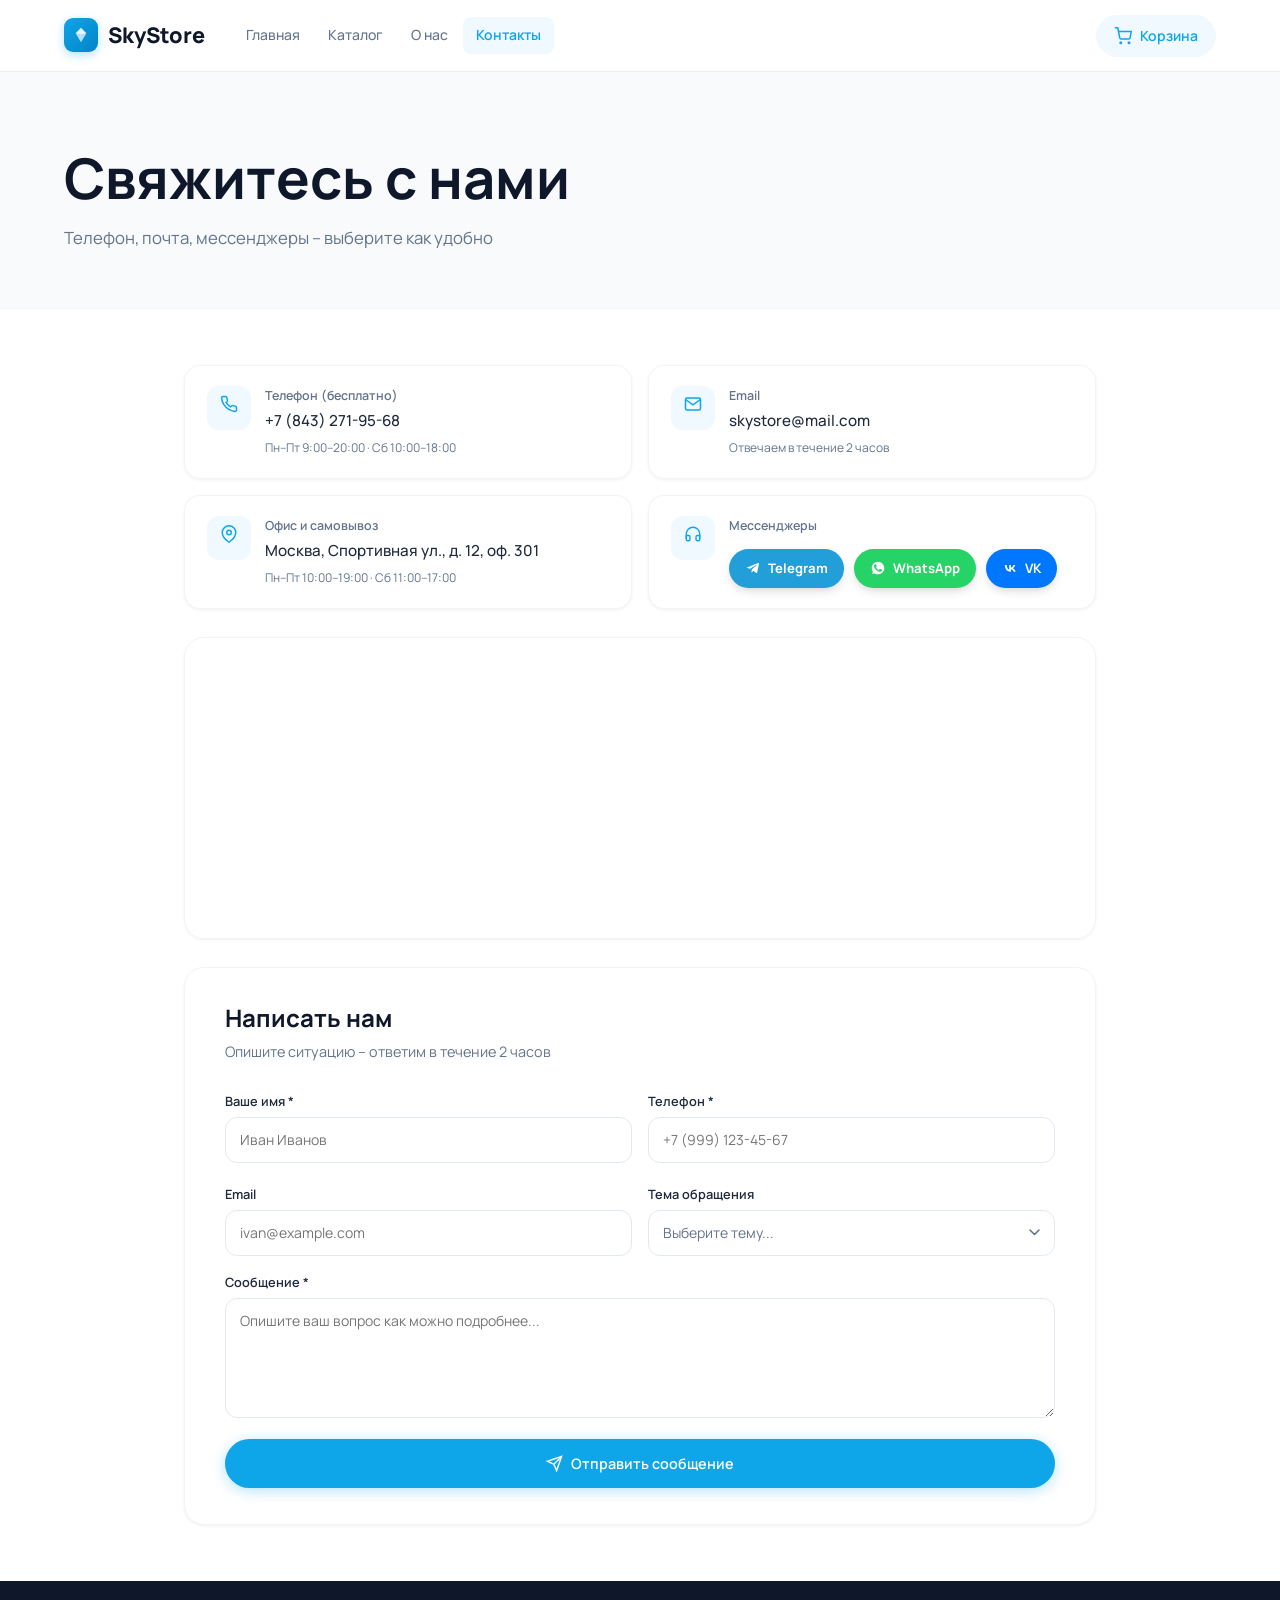
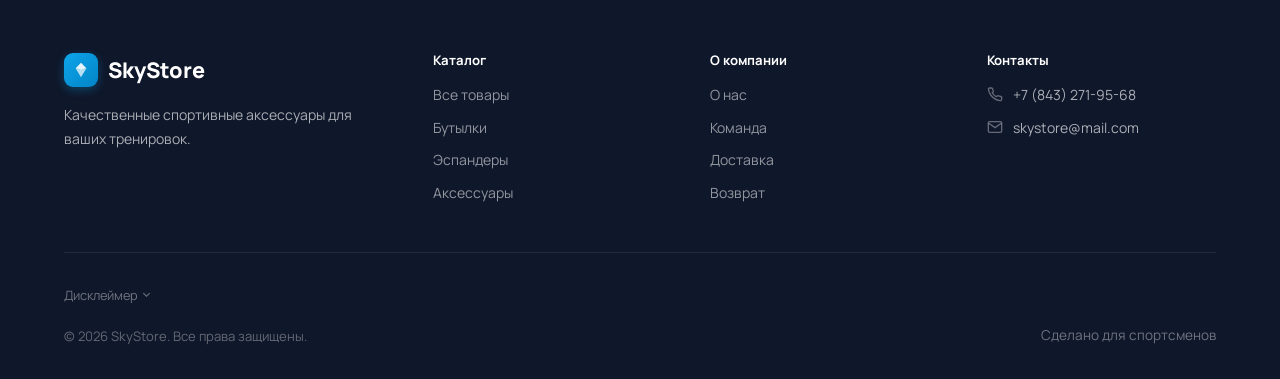
<file: skystore-landing/contacts.html>
﻿<!DOCTYPE html>
<html lang="ru">
<head>
  <meta charset="UTF-8">
  <meta name="viewport" content="width=device-width, initial-scale=1.0">
  <title>Контакты – SkyStore</title>
  <meta name="description" content="Свяжитесь с командой SkyStore. Телефон, email, адрес. Отвечаем быстро каждый день.">
  <link rel="icon" type="image/svg+xml" href="data:image/svg+xml,%3Csvg xmlns='http://www.w3.org/2000/svg' viewBox='0 0 32 32'%3E%3Crect width='32' height='32' rx='7' fill='%230EA5E9'/%3E%3Cpath d='M16 5L9 12l7 2.5 7-2.5L16 5z' fill='white' opacity='.95'/%3E%3Cpath d='M9 12l7 15 7-15-7 2.5L9 12z' fill='white' opacity='.75'/%3E%3C/svg%3E">
  <link rel="preconnect" href="https://fonts.googleapis.com">
  <link rel="preconnect" href="https://fonts.gstatic.com" crossorigin>
  <link href="https://fonts.googleapis.com/css2?family=Manrope:wght@400;500;600;700;800&display=swap" rel="stylesheet">
  <link rel="stylesheet" href="css/style.css">
</head>
<body data-page="contacts">

  <header class="site-header">
    <div class="container">
      <div class="header-inner">
        <a href="index.html" class="logo">
          <div class="logo-icon"><svg viewBox="0 0 20 20" fill="none"><path d="M10 2L4 8l6 2 6-2-6-6z" fill="white" opacity=".9"/><path d="M4 8l6 10 6-10-6 2-6-2z" fill="white" opacity=".7"/></svg></div>
          SkyStore
        </a>
        <nav class="nav">
          <a href="index.html"    class="nav-link">Главная</a>
          <a href="catalog.html"  class="nav-link">Каталог</a>
          <a href="about.html"    class="nav-link">О нас</a>
          <a href="contacts.html" class="nav-link active">Контакты</a>
        </nav>
        <div class="header-actions">
          <a href="cart.html" class="cart-btn">
            <svg width="18" height="18" viewBox="0 0 24 24" fill="none" stroke="currentColor" stroke-width="2"><circle cx="9" cy="21" r="1"/><circle cx="20" cy="21" r="1"/><path d="M1 1h4l2.68 13.39a2 2 0 0 0 2 1.61h9.72a2 2 0 0 0 2-1.61L23 6H6"/></svg>
            Корзина <span class="cart-count" style="display:none">0</span>
          </a>
          <button class="hamburger" aria-label="Меню"><span></span><span></span><span></span></button>
        </div>
      </div>
    </div>
  </header>

  <nav class="mobile-nav">
    <a href="index.html"    class="nav-link">Главная</a>
    <a href="catalog.html"  class="nav-link">Каталог</a>
    <a href="about.html"    class="nav-link">О нас</a>
    <a href="contacts.html" class="nav-link">Контакты</a>
    <a href="cart.html"     class="nav-link">Корзина</a>
  </nav>

  <main class="page-content">

    <!-- Hero -->
    <div class="page-hero">
      <div class="container">
        <div data-reveal="up">
          <h1>Свяжитесь с нами</h1>
          <p>Телефон, почта, мессенджеры – выберите как удобно</p>
        </div>
      </div>
    </div>

    <!-- Contact content -->
    <section class="section-sm" style="background:var(--c-white)">
      <div class="container contacts-container">

        <!-- Contact cards grid 2x2 -->
        <div class="contact-cards-grid" data-reveal="up">

          <div class="contact-card">
            <div class="contact-card-icon"><span data-icon="phone"></span></div>
            <div class="contact-card-info">
              <strong>Телефон (бесплатно)</strong>
              <a href="tel:+78432719568">+7 (843) 271-95-68</a>
              <div class="contact-card-sub">Пн–Пт 9:00–20:00 · Сб 10:00–18:00</div>
            </div>
          </div>

          <div class="contact-card">
            <div class="contact-card-icon"><span data-icon="mail"></span></div>
            <div class="contact-card-info">
              <strong>Email</strong>
              <a href="mailto:skystore@mail.com">skystore@mail.com</a>
              <div class="contact-card-sub">Отвечаем в течение 2 часов</div>
            </div>
          </div>

          <div class="contact-card">
            <div class="contact-card-icon"><span data-icon="pin"></span></div>
            <div class="contact-card-info">
              <strong>Офис и самовывоз</strong>
              <span>Москва, Спортивная ул., д. 12, оф. 301</span>
              <div class="contact-card-sub">Пн–Пт 10:00–19:00 · Сб 11:00–17:00</div>
            </div>
          </div>

          <div class="contact-card">
            <div class="contact-card-icon"><span data-icon="headset"></span></div>
            <div class="contact-card-info">
              <strong>Мессенджеры</strong>
              <div class="messenger-links">
                <a href="#" class="messenger-btn messenger-tg"><svg viewBox="0 0 24 24" fill="currentColor"><path d="M9.78 18.65l.28-4.23 7.68-6.92c.34-.31-.07-.46-.52-.19L7.74 13.3 3.64 12c-.88-.25-.89-.86.2-1.3l15.97-6.16c.73-.33 1.43.18 1.15 1.3l-2.72 12.81c-.19.91-.74 1.13-1.5.71l-4.14-3.05-1.99 1.93c-.23.23-.42.42-.83.42z"/></svg>Telegram</a>
                <a href="#" class="messenger-btn messenger-wa"><svg viewBox="0 0 24 24" fill="currentColor"><path d="M17.47 14.38c-.3-.15-1.76-.87-2.03-.97-.27-.1-.47-.15-.67.15-.2.3-.77.96-.94 1.16-.17.2-.35.22-.64.07-.3-.15-1.25-.46-2.38-1.47-.88-.78-1.47-1.75-1.64-2.05-.17-.3-.02-.46.13-.6.13-.13.3-.35.45-.52.15-.17.2-.3.3-.5.1-.2.05-.37-.02-.52-.07-.15-.67-1.62-.92-2.22-.24-.58-.49-.5-.67-.51l-.57-.01c-.2 0-.52.07-.79.37-.27.3-1.04 1.02-1.04 2.48 0 1.46 1.06 2.88 1.21 3.08.15.2 2.1 3.2 5.08 4.49.71.3 1.26.49 1.69.63.71.22 1.36.19 1.87.12.57-.09 1.76-.72 2-1.41.25-.7.25-1.29.17-1.41-.07-.13-.27-.2-.57-.35zM12.04 21.5h-.01a9.4 9.4 0 01-4.79-1.31l-.34-.2-3.56.93.95-3.47-.22-.36a9.38 9.38 0 01-1.44-5.01c0-5.18 4.22-9.4 9.41-9.4 2.51 0 4.87.98 6.64 2.76a9.34 9.34 0 012.75 6.65c0 5.18-4.22 9.4-9.4 9.4z"/></svg>WhatsApp</a>
                <a href="#" class="messenger-btn messenger-vk"><svg viewBox="0 0 24 24" fill="currentColor"><path d="M13.16 17.6c-5.46 0-8.74-3.78-8.87-10.06h2.74c.09 4.61 2.16 6.56 3.77 6.96V7.54h2.6v3.94c1.6-.17 3.27-2 3.83-3.94h2.57c-.43 2.39-2.24 4.22-3.53 4.97 1.29.61 3.35 2.21 4.14 5.09h-2.84c-.61-1.92-2.14-3.41-4.17-3.6v3.6h-.34z"/></svg>VK</a>
              </div>
            </div>
          </div>

        </div>

        <!-- Map -->
        <div class="contacts-map-wrap" data-reveal="up">
          <iframe src="https://www.google.com/maps?q=%D0%9C%D0%BE%D1%81%D0%BA%D0%B2%D0%B0,%20%D0%A1%D0%BF%D0%BE%D1%80%D1%82%D0%B8%D0%B2%D0%BD%D0%B0%D1%8F%20%D1%83%D0%BB.,%2012&output=embed" allowfullscreen loading="lazy" referrerpolicy="no-referrer-when-downgrade"></iframe>
        </div>

        <!-- Contact form -->
        <div class="contacts-form-wrap" data-reveal="up">
          <div class="contact-form-card">
            <h3>Написать нам</h3>
            <p>Опишите ситуацию – ответим в течение 2 часов</p>

            <form id="contact-form" novalidate>
              <div class="contacts-form-grid">

                <div class="form-group">
                  <label for="cf-name">Ваше имя *</label>
                  <input type="text" id="cf-name" name="name" placeholder="Иван Иванов" required>
                  <span class="form-error" id="cf-name-error"></span>
                </div>

                <div class="form-group">
                  <label for="cf-phone">Телефон *</label>
                  <input type="tel" id="cf-phone" name="phone" placeholder="+7 (999) 123-45-67" required>
                  <span class="form-error" id="cf-phone-error"></span>
                </div>

                <div class="form-group">
                  <label for="cf-email">Email</label>
                  <input type="email" id="cf-email" name="email" placeholder="ivan@example.com">
                </div>

                <div class="form-group">
                  <label for="cf-subject">Тема обращения</label>
                  <select id="cf-subject" name="subject" data-csel data-placeholder="Выберите тему...">
                    <option value="">Выберите тему...</option>
                    <option value="order">Вопрос по заказу</option>
                    <option value="delivery">Доставка и отслеживание</option>
                    <option value="return">Возврат и обмен</option>
                    <option value="product">Вопрос о товаре</option>
                    <option value="other">Другое</option>
                  </select>
                </div>

                <div class="form-group contacts-form-full">
                  <label for="cf-message">Сообщение *</label>
                  <textarea id="cf-message" name="message" placeholder="Опишите ваш вопрос как можно подробнее..." required></textarea>
                  <span class="form-error" id="cf-message-error"></span>
                </div>

                <div class="contacts-form-full">
                  <button type="submit" class="btn btn-primary contacts-submit-btn">
                    <svg width="17" height="17" viewBox="0 0 24 24" fill="none" stroke="currentColor" stroke-width="2"><line x1="22" y1="2" x2="11" y2="13"/><polygon points="22 2 15 22 11 13 2 9 22 2"/></svg>
                    Отправить сообщение
                  </button>
                </div>

              </div>
            </form>
          </div>
        </div>

      </div>
    </section>

  </main>

  <footer class="site-footer">
    <div class="container">
      <div class="footer-grid">
        <div class="footer-brand">
          <a href="index.html" class="logo"><div class="logo-icon"><svg viewBox="0 0 20 20" fill="none"><path d="M10 2L4 8l6 2 6-2-6-6z" fill="white" opacity=".9"/><path d="M4 8l6 10 6-10-6 2-6-2z" fill="white" opacity=".7"/></svg></div>SkyStore</a>
          <p style="margin-top:var(--gap-md)">Качественные спортивные аксессуары для ваших тренировок.</p>
        </div>
        <div class="footer-col"><h4>Каталог</h4><div class="footer-links"><a href="catalog.html">Все товары</a><a href="catalog.html?cat=bottles">Бутылки</a><a href="catalog.html?cat=expanders">Эспандеры</a><a href="catalog.html?cat=accessories">Аксессуары</a></div></div>
        <div class="footer-col"><h4>О компании</h4><div class="footer-links"><a href="about.html">О нас</a><a href="about.html#team">Команда</a><a href="index.html#delivery">Доставка</a><a href="index.html#returns">Возврат</a></div></div>
        <div class="footer-col"><h4>Контакты</h4><div class="footer-contact-item"><svg width="16" height="16" viewBox="0 0 24 24" fill="none" stroke="currentColor" stroke-width="2"><path d="M22 16.92v3a2 2 0 0 1-2.18 2 19.79 19.79 0 0 1-8.63-3.07 19.5 19.5 0 0 1-6-6 19.79 19.79 0 0 1-3.07-8.67A2 2 0 0 1 3.61 3H6.6a2 2 0 0 1 2 1.72c.127.96.361 1.903.7 2.81a2 2 0 0 1-.45 2.11L7.91 10.09a16 16 0 0 0 6 6l.92-.92a2 2 0 0 1 2.11-.45c.907.339 1.85.573 2.81.7A2 2 0 0 1 21.73 17z"/></svg><span>+7 (843) 271-95-68</span></div><div class="footer-contact-item"><svg width="16" height="16" viewBox="0 0 24 24" fill="none" stroke="currentColor" stroke-width="2"><path d="M4 4h16c1.1 0 2 .9 2 2v12c0 1.1-.9 2-2 2H4c-1.1 0-2-.9-2-2V6c0-1.1.9-2 2-2z"/><polyline points="22,6 12,13 2,6"/></svg><span>skystore@mail.com</span></div></div>
      </div>
      <details class="footer-disclaimer">
        <summary>Дисклеймер</summary>
        <p><strong>Это не настоящий магазин.</strong> Это демонстрационный пример — учебный проект, сделанный для портфолио, чтобы показать дизайн и вёрстку интернет-магазина. Бренд «SkyStore» вымышлен: все названия, товары, цены, контакты, адреса и отзывы выдуманы исключительно для показа оформления, любые совпадения с реальными людьми и организациями случайны. Сайт не продаёт товары, не принимает заказы и не собирает персональные данные, не является публичной офертой или рекламой.</p>
      </details>
      <div class="footer-bottom"><p>&copy; 2026 SkyStore. Все права защищены.</p><span style="font-size:.85rem;color:rgba(255,255,255,.4)">Сделано для спортсменов</span></div>
    </div>
  </footer>

  <script src="js/cart.js"></script>
  <script src="js/main.js"></script>
</body>
</html>
</file>
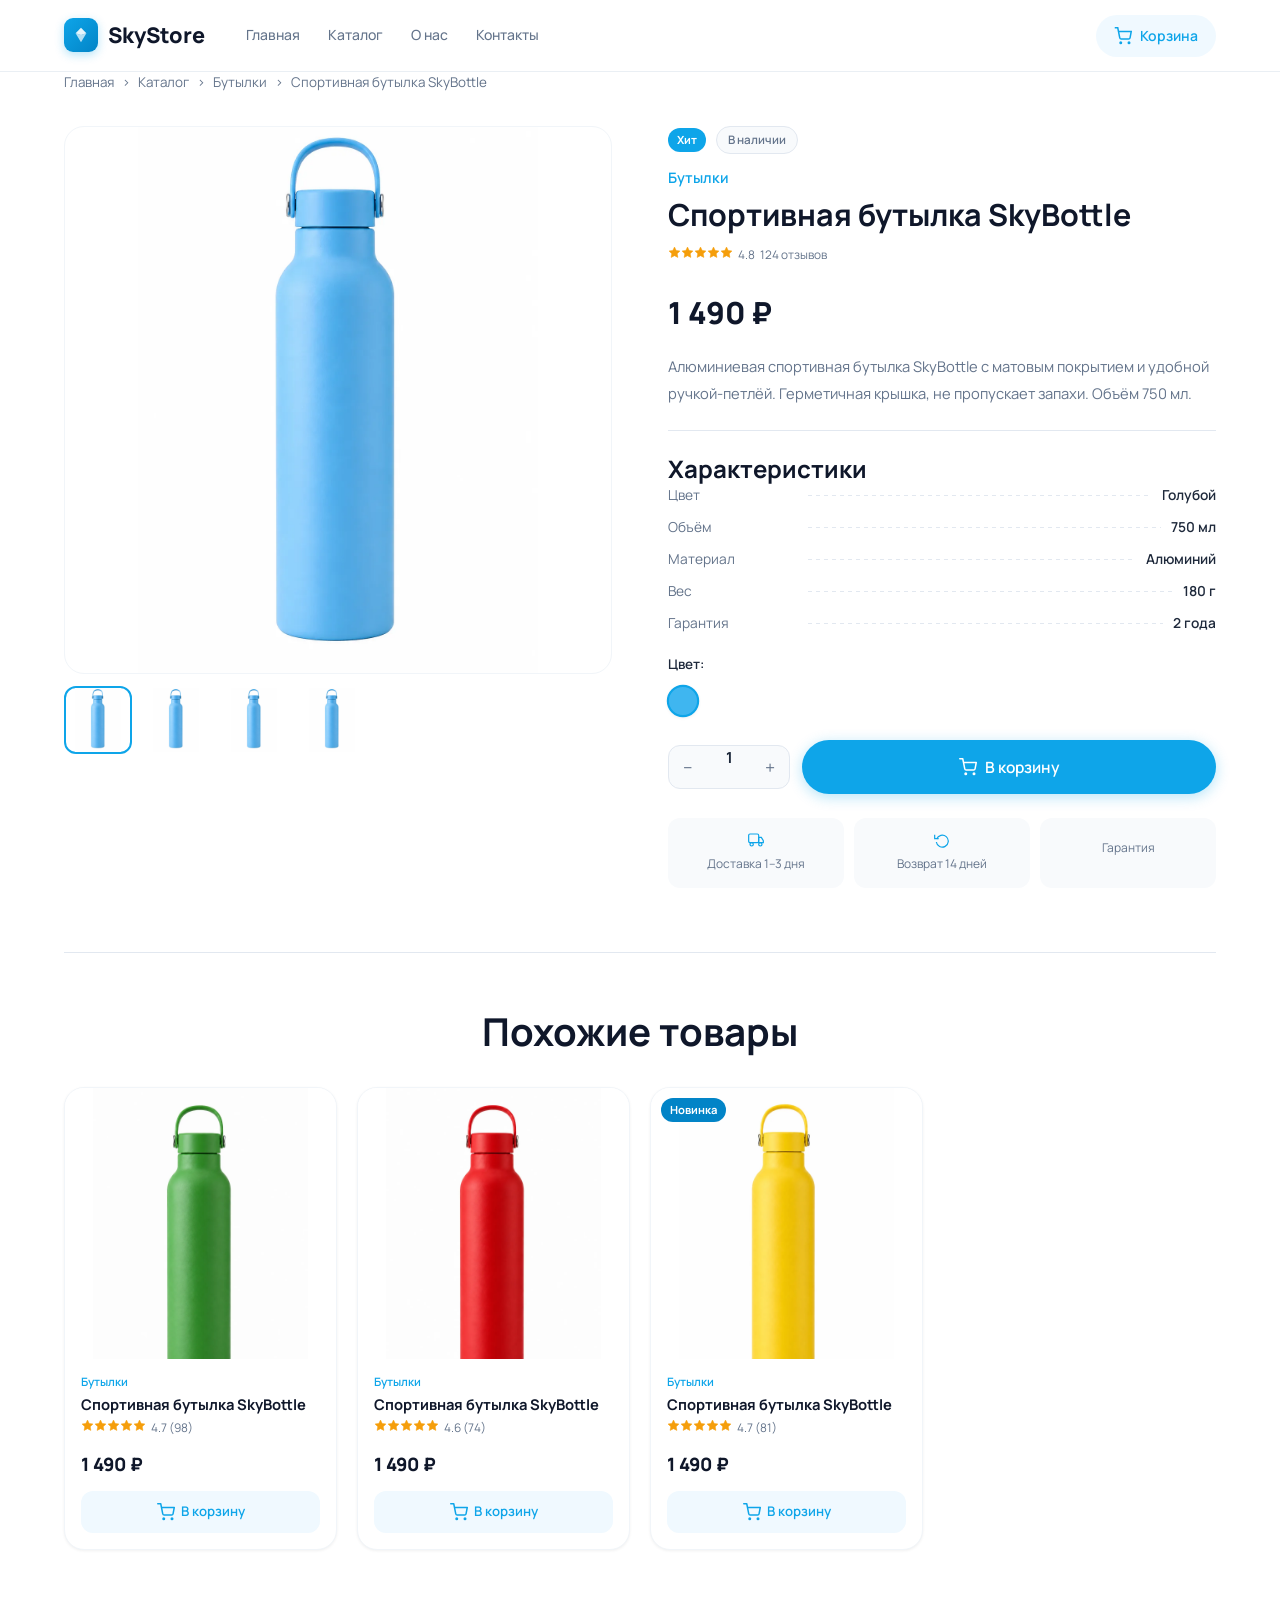
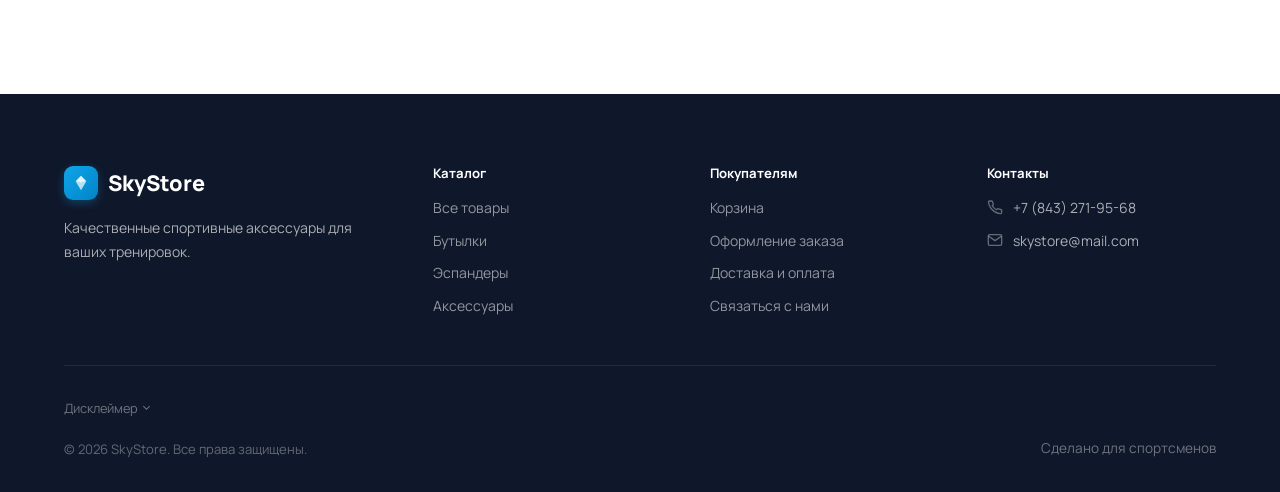
<file: skystore-landing/product.html>
﻿<!DOCTYPE html>
<html lang="ru">
<head>
  <meta charset="UTF-8">
  <meta name="viewport" content="width=device-width, initial-scale=1.0">
  <title>Товар – SkyStore</title>
  <meta name="description" content="Подробное описание товара в магазине SkyStore. Характеристики, фото, отзывы.">
  <link rel="icon" type="image/svg+xml" href="data:image/svg+xml,%3Csvg xmlns='http://www.w3.org/2000/svg' viewBox='0 0 32 32'%3E%3Crect width='32' height='32' rx='7' fill='%230EA5E9'/%3E%3Cpath d='M16 5L9 12l7 2.5 7-2.5L16 5z' fill='white' opacity='.95'/%3E%3Cpath d='M9 12l7 15 7-15-7 2.5L9 12z' fill='white' opacity='.75'/%3E%3C/svg%3E">
  <link rel="preconnect" href="https://fonts.googleapis.com">
  <link rel="preconnect" href="https://fonts.gstatic.com" crossorigin>
  <link href="https://fonts.googleapis.com/css2?family=Manrope:wght@400;500;600;700;800&display=swap" rel="stylesheet">
  <link rel="stylesheet" href="css/style.css">
</head>
<body data-page="product">

  <header class="site-header">
    <div class="container">
      <div class="header-inner">
        <a href="index.html" class="logo">
          <div class="logo-icon"><svg viewBox="0 0 20 20" fill="none"><path d="M10 2L4 8l6 2 6-2-6-6z" fill="white" opacity=".9"/><path d="M4 8l6 10 6-10-6 2-6-2z" fill="white" opacity=".7"/></svg></div>
          SkyStore
        </a>
        <nav class="nav">
          <a href="index.html"    class="nav-link">Главная</a>
          <a href="catalog.html"  class="nav-link">Каталог</a>
          <a href="about.html"    class="nav-link">О нас</a>
          <a href="contacts.html" class="nav-link">Контакты</a>
        </nav>
        <div class="header-actions">
          <a href="cart.html" class="cart-btn">
            <svg width="18" height="18" viewBox="0 0 24 24" fill="none" stroke="currentColor" stroke-width="2"><circle cx="9" cy="21" r="1"/><circle cx="20" cy="21" r="1"/><path d="M1 1h4l2.68 13.39a2 2 0 0 0 2 1.61h9.72a2 2 0 0 0 2-1.61L23 6H6"/></svg>
            Корзина <span class="cart-count" style="display:none">0</span>
          </a>
          <button class="hamburger" aria-label="Меню"><span></span><span></span><span></span></button>
        </div>
      </div>
    </div>
  </header>

  <nav class="mobile-nav">
    <a href="index.html"    class="nav-link">Главная</a>
    <a href="catalog.html"  class="nav-link">Каталог</a>
    <a href="about.html"    class="nav-link">О нас</a>
    <a href="contacts.html" class="nav-link">Контакты</a>
    <a href="cart.html"     class="nav-link">Корзина</a>
  </nav>

  <main class="page-content">
    <div class="container product-page">

      <!-- Breadcrumb -->
      <nav class="breadcrumb" aria-label="Путь">
        <a href="index.html">Главная</a>
        <span>›</span>
        <a href="catalog.html">Каталог</a>
        <span>›</span>
        <a href="catalog.html" id="breadcrumb-cat">Категория</a>
        <span>›</span>
        <span id="breadcrumb-name">Товар</span>
      </nav>

      <!-- Product detail -->
      <div class="product-detail-grid">

        <!-- Gallery -->
        <div class="product-gallery" data-reveal="right">
          <div class="product-main-image img-sky" id="prod-image">
            <svg width="64" height="64" viewBox="0 0 24 24" fill="none" stroke="currentColor" stroke-width="1.2" opacity=".25"><path d="M9 2h6v3H9zM8 5h8l1 3v11a2 2 0 0 1-2 2H9a2 2 0 0 1-2-2V8l1-3z"/><path d="M7 10h10"/></svg>
          </div>
          <div class="product-thumbs" id="prod-thumbs">
            <!-- JS fills -->
          </div>
        </div>

        <!-- Info -->
        <div class="product-info" data-reveal="left">

          <div class="product-top-meta">
            <span class="badge badge-hit" id="prod-badge">Хит</span>
            <span class="tag">В наличии</span>
          </div>

          <div class="product-category" style="font-size:.9rem;margin-bottom:8px" id="prod-category">Бутылки</div>
          <h1 id="prod-name">HydroMax Pro 1L</h1>

          <div class="product-rating" style="margin:12px 0 0">
            <span class="stars" id="prod-stars"></span>
            <span id="prod-rating-val">4.8</span>
            <span id="prod-reviews">124 отзыва</span>
          </div>

          <div class="product-info-price" style="margin-top:var(--gap-lg)">
            <span class="price-current" id="prod-price">1 490 ₽</span>
            <span class="price-old" id="prod-old-price"></span>
          </div>

          <p class="product-description" id="prod-description">
            Профессиональная спортивная бутылка с двойными вакуумными стенками.
          </p>

          <!-- Characteristics -->
          <div class="product-characteristics">
            <h3>Характеристики</h3>
            <div class="char-list" id="prod-chars">
              <!-- JS fills -->
            </div>
          </div>

          <!-- Color selector -->
          <div class="color-selector">
            <label>Цвет:</label>
            <div class="color-options" id="prod-colors">
              <!-- JS fills -->
            </div>
          </div>

          <!-- Add to cart -->
          <div class="add-to-cart-section">
            <div class="qty-control">
              <button class="qty-btn" id="qty-minus">−</button>
              <span class="qty-input" id="prod-qty">1</span>
              <button class="qty-btn" id="qty-plus">+</button>
            </div>
            <button class="btn btn-primary btn-lg" id="add-to-cart-btn" style="flex:1">
              <svg width="20" height="20" viewBox="0 0 24 24" fill="none" stroke="currentColor" stroke-width="2"><circle cx="9" cy="21" r="1"/><circle cx="20" cy="21" r="1"/><path d="M1 1h4l2.68 13.39a2 2 0 0 0 2 1.61h9.72a2 2 0 0 0 2-1.61L23 6H6"/></svg>
              Добавить в корзину
            </button>
          </div>

          <!-- Guarantees -->
          <div class="product-guarantees">
            <div class="guarantee-item">
              <svg width="16" height="16" viewBox="0 0 24 24" fill="none" stroke="currentColor" stroke-width="1.8"><rect x="1" y="3" width="15" height="13" rx="2"/><path d="M16 8h4l3 5v3h-7V8z"/><circle cx="5.5" cy="18.5" r="2.5"/><circle cx="18.5" cy="18.5" r="2.5"/></svg>
              <span>Доставка 1–3 дня</span>
            </div>
            <div class="guarantee-item">
              <svg width="16" height="16" viewBox="0 0 24 24" fill="none" stroke="currentColor" stroke-width="1.8"><polyline points="1 4 1 10 7 10"/><path d="M3.51 15a9 9 0 1 0 .49-4.5"/></svg>
              <span>Возврат 14 дней</span>
            </div>
            <div class="guarantee-item">
              <span></span>
              <span>Гарантия</span>
            </div>
          </div>

        </div>
      </div>

      <!-- Related products -->
      <div class="section-sm" style="margin-top:var(--gap-3xl);border-top:1px solid var(--c-border)">
        <div class="section-header" style="margin-bottom:var(--gap-xl)" data-reveal="up">
          <div class="eyebrow">Рекомендуем</div>
          <h2>Похожие товары</h2>
        </div>
        <div class="products-grid" id="related-grid">
          <!-- JS fills -->
        </div>
      </div>

    </div>
  </main>

  <footer class="site-footer">
    <div class="container">
      <div class="footer-grid">
        <div class="footer-brand">
          <a href="index.html" class="logo">
            <div class="logo-icon"><svg viewBox="0 0 20 20" fill="none"><path d="M10 2L4 8l6 2 6-2-6-6z" fill="white" opacity=".9"/><path d="M4 8l6 10 6-10-6 2-6-2z" fill="white" opacity=".7"/></svg></div>
            SkyStore
          </a>
          <p style="margin-top:var(--gap-md)">Качественные спортивные аксессуары для ваших тренировок.</p>
        </div>
        <div class="footer-col">
          <h4>Каталог</h4>
          <div class="footer-links">
            <a href="catalog.html">Все товары</a>
            <a href="catalog.html?cat=bottles">Бутылки</a>
            <a href="catalog.html?cat=expanders">Эспандеры</a>
            <a href="catalog.html?cat=accessories">Аксессуары</a>
          </div>
        </div>
        <div class="footer-col">
          <h4>Покупателям</h4>
          <div class="footer-links">
            <a href="cart.html">Корзина</a>
            <a href="checkout.html">Оформление заказа</a>
            <a href="index.html#delivery">Доставка и оплата</a>
            <a href="contacts.html">Связаться с нами</a>
          </div>
        </div>
        <div class="footer-col">
          <h4>Контакты</h4>
          <div class="footer-contact-item"><svg width="16" height="16" viewBox="0 0 24 24" fill="none" stroke="currentColor" stroke-width="2"><path d="M22 16.92v3a2 2 0 0 1-2.18 2 19.79 19.79 0 0 1-8.63-3.07 19.5 19.5 0 0 1-6-6 19.79 19.79 0 0 1-3.07-8.67A2 2 0 0 1 3.61 3H6.6a2 2 0 0 1 2 1.72c.127.96.361 1.903.7 2.81a2 2 0 0 1-.45 2.11L7.91 10.09a16 16 0 0 0 6 6l.92-.92a2 2 0 0 1 2.11-.45c.907.339 1.85.573 2.81.7A2 2 0 0 1 21.73 17z"/></svg><span>+7 (843) 271-95-68</span></div>
          <div class="footer-contact-item"><svg width="16" height="16" viewBox="0 0 24 24" fill="none" stroke="currentColor" stroke-width="2"><path d="M4 4h16c1.1 0 2 .9 2 2v12c0 1.1-.9 2-2 2H4c-1.1 0-2-.9-2-2V6c0-1.1.9-2 2-2z"/><polyline points="22,6 12,13 2,6"/></svg><span>skystore@mail.com</span></div>
        </div>
      </div>
      <details class="footer-disclaimer">
        <summary>Дисклеймер</summary>
        <p><strong>Это не настоящий магазин.</strong> Это демонстрационный пример — учебный проект, сделанный для портфолио, чтобы показать дизайн и вёрстку интернет-магазина. Бренд «SkyStore» вымышлен: все названия, товары, цены, контакты, адреса и отзывы выдуманы исключительно для показа оформления, любые совпадения с реальными людьми и организациями случайны. Сайт не продаёт товары, не принимает заказы и не собирает персональные данные, не является публичной офертой или рекламой.</p>
      </details>
      <div class="footer-bottom">
        <p>&copy; 2026 SkyStore. Все права защищены.</p>
        <span style="font-size:.85rem;color:rgba(255,255,255,.4)">Сделано для спортсменов</span>
      </div>
    </div>
  </footer>

  <script src="js/cart.js"></script>
  <script src="js/main.js"></script>
</body>
</html>
</file>
<file: css/style.css>
/* ============================================================
   SkyStore — Redesign 2.0 · Apple-style minimalism
   ============================================================ */

/* ── 1. VARIABLES ────────────────────────────────────────── */
:root {
  --c-primary:       #0EA5E9;
  --c-primary-dark:  #0284C7;
  --c-primary-light: #BAE6FD;
  --c-primary-pale:  #F0F9FF;
  --c-accent:        #0284C7;
  --c-accent-dark:   #075985;
  --c-accent-light:  #BAE6FD;
  --c-accent-pale:   #F0F9FF;
  --c-dark:          #0F172A;
  --c-text:          #1E293B;
  --c-muted:         #64748B;
  --c-text-muted:    #64748B;
  --c-border:        #E2E8F0;
  --c-border-soft:   #F1F5F9;
  --c-border-light:  #F1F5F9;
  --c-bg:            #F8FAFC;
  --c-white:         #FFFFFF;
  --c-success:       #22C55E;
  --c-error:         #EF4444;

  --font:     'Manrope', system-ui, sans-serif;
  --font-d:   'Manrope', system-ui, sans-serif;
  --font-display: 'Manrope', system-ui, sans-serif;

  --r-sm: 8px; --r-md: 12px; --r-lg: 16px; --r-xl: 20px; --r-2xl: 28px; --r-full: 9999px;

  --shadow-xs:   0 1px 3px rgba(0,0,0,.06);
  --shadow-sm:   0 2px 8px rgba(0,0,0,.07);
  --shadow-md:   0 4px 20px rgba(0,0,0,.09);
  --shadow-lg:   0 8px 40px rgba(0,0,0,.11);
  --shadow-card: 0 2px 8px rgba(0,0,0,.07);
  --shadow-blue: 0 8px 32px rgba(14,165,233,.22);

  --t:      220ms cubic-bezier(.4,0,.2,1);
  --t-fast: 150ms cubic-bezier(.4,0,.2,1);
  --t-slow: 380ms cubic-bezier(.4,0,.2,1);
  --t-normal: 220ms cubic-bezier(.4,0,.2,1);

  --gap-sm:   8px;
  --gap-md:   16px;
  --gap-lg:   24px;
  --gap-xl:   32px;
  --gap-2xl:  48px;
  --gap-3xl:  64px;

  --container: 1200px;
  --topbar-h:  0px;
  --nav-h:     72px;
  --header-h:  72px;
}

/* ── 2. RESET ─────────────────────────────────────────────── */
*, *::before, *::after { box-sizing: border-box; margin: 0; padding: 0; }
html { scroll-behavior: smooth; font-size: 16px; }
body { font-family: var(--font); color: var(--c-text); background: #fff; line-height: 1.6; -webkit-font-smoothing: antialiased; overflow-x: hidden; }

::-webkit-scrollbar { width: 5px; }
::-webkit-scrollbar-track { background: transparent; }
::-webkit-scrollbar-thumb { background: #CBD5E1; border-radius: 9px; }
::-webkit-scrollbar-thumb:hover { background: var(--c-primary); }

/* ── TOP BAR ─────────────────────────────────────────────────── */
.top-bar {
  background: linear-gradient(90deg, var(--c-primary) 0%, var(--c-primary-dark) 100%);
  color: rgba(255,255,255,.95);
  font-size: .75rem; font-weight: 500; letter-spacing: .03em;
  height: var(--topbar-h); display: flex; align-items: center; justify-content: center;
  gap: 18px; padding: 0 24px; flex-shrink: 0;
}
.top-bar span { display: inline-flex; align-items: center; gap: 7px; }
.top-bar svg { width: 14px; height: 14px; opacity: .9; flex-shrink: 0; }
.top-bar-sep { color: rgba(255,255,255,.4); }

/* ── SPORT TICKER (green) ────────────────────────────────────── */
.sport-ticker {
  background: var(--c-accent); overflow: hidden; padding: 12px 0;
  border-top: 1px solid rgba(255,255,255,.12);
}
.ticker-inner {
  display: flex; align-items: center; gap: 30px;
  white-space: nowrap; width: max-content;
  animation: tickerScroll 26s linear infinite;
  font-size: .76rem; font-weight: 800; text-transform: uppercase;
  letter-spacing: .12em; color: #fff;
}
.ticker-inner span { display: inline-flex; align-items: center; gap: 8px; }
.ticker-inner .t-star { opacity: .8; }
.t-sep { color: rgba(255,255,255,.4); }
@keyframes tickerScroll { from{transform:translateX(0)} to{transform:translateX(-50%)} }

a { color: inherit; text-decoration: none; }
img { display: block; max-width: 100%; height: auto; }
ul, ol { list-style: none; }
button { cursor: pointer; border: none; background: none; font: inherit; }
input, textarea, select { font: inherit; }

/* ── 3. TYPOGRAPHY ─────────────────────────────────────────── */
h1,h2,h3,h4,h5 { font-family: var(--font-d); font-weight: 700; line-height: 1.2; color: var(--c-dark); }
h1 { font-size: clamp(2rem, 4.5vw, 3.5rem); }
h2 { font-size: clamp(1.6rem, 3vw, 2.4rem); }
h3 { font-size: clamp(1.1rem, 2vw, 1.5rem); }
h4 { font-size: 1rem; }

/* ── 4. LAYOUT ──────────────────────────────────────────────── */
.container { max-width: var(--container); margin: 0 auto; padding: 0 24px; }
.section   { padding: 88px 0; }
.section-sm { padding: 56px 0; }

.section-header { text-align: center; margin-bottom: 56px; }
.section-header .eyebrow { display: none; }
.eyebrow { display: none; }
.section-header h2   { margin-bottom: 12px; }
.section-header p    { font-size: 1rem; color: var(--c-muted); max-width: 480px; margin: 0 auto; }

/* ── 5. HEADER ──────────────────────────────────────────────── */
.site-header {
  position: fixed; inset: 0 0 auto 0; z-index: 1000;
  height: var(--header-h);
  background: rgba(255,255,255,.95);
  backdrop-filter: blur(20px) saturate(160%);
  -webkit-backdrop-filter: blur(20px) saturate(160%);
  border-bottom: 1px solid rgba(226,232,240,.7);
  transition: box-shadow var(--t);
  display: flex; align-items: center;
}
.site-header.scrolled { box-shadow: 0 1px 20px rgba(0,0,0,.07); }

.header-inner {
  display: flex; align-items: center; height: 100%; gap: 28px; width: 100%;
}

.site-header .container { flex: 1; }

.logo {
  display: flex; align-items: center; gap: 10px;
  font-family: var(--font-d); font-weight: 800; font-size: 1.35rem;
  color: var(--c-dark); flex-shrink: 0;
}
.logo-icon {
  width: 34px; height: 34px;
  background: linear-gradient(135deg, var(--c-primary), var(--c-primary-dark));
  border-radius: 9px; display: flex; align-items: center; justify-content: center;
  box-shadow: 0 3px 10px rgba(14,165,233,.3);
}
.logo-icon svg { width: 18px; height: 18px; }

.nav { display: flex; align-items: center; gap: 2px; flex: 1; }
.nav-link {
  padding: 7px 13px; border-radius: var(--r-sm);
  font-size: .875rem; font-weight: 500; color: var(--c-muted);
  transition: var(--t);
}
.nav-link:hover { color: var(--c-dark); background: var(--c-bg); }
.nav-link.active { color: var(--c-primary); background: var(--c-primary-pale); font-weight: 600; }

.header-actions { display: flex; align-items: center; gap: 8px; margin-left: auto; }

.cart-btn {
  display: inline-flex; align-items: center; justify-content: center; gap: 8px;
  min-height: 42px; padding: 0 18px; background: var(--c-primary-pale); border-radius: var(--r-full);
  font-size: .875rem; font-weight: 600; color: var(--c-primary);
  transition: var(--t); line-height: 1;
}
.cart-btn svg { display: block; }
.cart-btn:hover { background: var(--c-primary); color: #fff; box-shadow: var(--shadow-blue); }
.cart-btn svg { flex-shrink: 0; }

.cart-count {
  display: inline-flex; align-items: center; justify-content: center;
  min-width: 19px; height: 19px; padding: 0 5px;
  background: var(--c-primary); color: #fff;
  border-radius: var(--r-full); font-size: .68rem; font-weight: 800;
  transition: transform .2s;
}
.cart-count.bump { animation: bump .25s ease; }
@keyframes bump { 0%,100%{transform:scale(1)} 50%{transform:scale(1.45)} }

/* Hamburger */
.hamburger { display: none; flex-direction: column; gap: 5px; width: 38px; height: 38px; align-items: center; justify-content: center; border-radius: var(--r-sm); transition: var(--t); }
.hamburger:hover { background: var(--c-bg); }
.hamburger span { display: block; width: 20px; height: 2px; background: var(--c-dark); border-radius: 2px; transition: var(--t); }
.hamburger.open span:nth-child(1) { transform: translateY(7px) rotate(45deg); }
.hamburger.open span:nth-child(2) { opacity: 0; }
.hamburger.open span:nth-child(3) { transform: translateY(-7px) rotate(-45deg); }

.mobile-nav {
  display: none; position: fixed;
  top: var(--header-h); left: 0; right: 0;
  background: #fff; border-bottom: 1px solid var(--c-border);
  padding: 12px 24px 20px; z-index: 999;
  flex-direction: column; gap: 4px;
  box-shadow: var(--shadow-md);
}
.mobile-nav.open { display: flex; }
.mobile-nav .nav-link { font-size: .95rem; padding: 11px 14px; }

/* ── 6. PAGE WRAPPER ────────────────────────────────────────── */
.page-content { padding-top: var(--header-h); min-height: 100vh; display: flex; flex-direction: column; }

/* ── 7. BUTTONS ─────────────────────────────────────────────── */
.btn {
  display: inline-flex; align-items: center; justify-content: center; gap: 8px;
  padding: 13px 26px; border-radius: var(--r-full);
  font-size: .9rem; font-weight: 600; transition: var(--t); white-space: nowrap;
  max-width: 100%;
}
.btn-primary { background: var(--c-primary); color: #fff; box-shadow: 0 3px 14px rgba(14,165,233,.3); }
.btn-primary:hover { background: var(--c-primary-dark); box-shadow: var(--shadow-blue); transform: translateY(-2px); }
.btn-primary:active { transform: translateY(0); }
.btn-secondary { background: #fff; color: var(--c-text); border: 1.5px solid var(--c-border); box-shadow: var(--shadow-xs); }
.btn-secondary:hover { border-color: var(--c-primary); color: var(--c-primary); transform: translateY(-2px); box-shadow: var(--shadow-sm); }
.btn-outline { background: transparent; color: var(--c-primary); border: 1.5px solid var(--c-primary); }
.btn-outline:hover { background: var(--c-primary); color: #fff; transform: translateY(-2px); }
.btn-sm { padding: 9px 20px; font-size: .82rem; }
.btn-lg { padding: 15px 34px; font-size: .97rem; }
.btn-ghost { background: transparent; color: var(--c-muted); padding: 9px 14px; border-radius: var(--r-sm); }
.btn-ghost:hover { color: var(--c-primary); background: var(--c-primary-pale); }
.btn-dark { background: var(--c-dark); color: #fff; }
.btn-dark:hover { background: #1e293b; transform: translateY(-2px); box-shadow: 0 8px 24px rgba(0,0,0,.2); }

/* ── 8. HERO — centered editorial ───────────────────────────── */
/* ── HERO — Swiss editorial, full-width typography ── */
.hero {
  min-height: calc(100vh - var(--header-h));
  background: #fff;
  position: relative; overflow: hidden;
  display: flex; align-items: center;
}
.hero > .container { width: 100%; padding-top: 44px; padding-bottom: 44px; }

/* Background decorative type — depth layer */
.hero-bg-type {
  position: absolute; right: -2%; top: 50%; transform: translateY(-54%);
  pointer-events: none; user-select: none; z-index: 0;
  line-height: .84; text-align: right;
}
.hero-bg-type span {
  font-family: var(--font-d); font-weight: 800;
  font-size: clamp(8rem, 17vw, 22rem);
  color: var(--c-dark); opacity: .034;
  letter-spacing: -.06em; display: block;
}

/* Badge */
.hero-badge {
  position: relative; z-index: 1;
  display: inline-flex; align-items: center; gap: 10px;
  font-size: .72rem; font-weight: 700; letter-spacing: .14em;
  text-transform: uppercase; color: var(--c-muted);
  margin-bottom: 32px;
  opacity: 0; animation: fadeUp .5s .05s forwards;
}
.hero-badge-dot {
  width: 7px; height: 7px; border-radius: 50%;
  background: var(--c-primary);
  box-shadow: 0 0 0 3px rgba(14,165,233,.22); flex-shrink: 0;
}

/* Asymmetric 12-col grid: h1 takes 8 cols, side takes 4 */
.hero-main-grid {
  position: relative; z-index: 1;
  display: grid;
  grid-template-columns: 8fr 4fr;
  gap: 0 48px;
  align-items: end;
  margin-bottom: 36px;
}

.hero-h1 {
  font-family: var(--font-d); font-weight: 800;
  font-size: clamp(2.6rem, 5.8vw, 6.2rem);
  line-height: .93; letter-spacing: -.045em;
  color: var(--c-dark); margin: 0;
  opacity: 0; animation: fadeUp .65s .15s forwards;
}

/* Side column — desc + trust aligned to bottom of h1 */
.hero-side {
  padding-bottom: 6px;
  opacity: 0; animation: fadeUp .65s .28s forwards;
}
.hero-desc {
  font-size: 1rem; color: var(--c-muted); line-height: 1.75;
  margin: 0 0 24px;
}
.hero-trust {
  list-style: none; padding: 0; margin: 0;
  display: flex; flex-direction: column; gap: 10px;
}
.hero-trust li {
  display: flex; align-items: center; gap: 10px;
  font-size: .85rem; font-weight: 500; color: var(--c-muted);
}
.hero-trust-dot {
  width: 4px; height: 4px; border-radius: 50%;
  background: var(--c-primary); flex-shrink: 0;
}

/* Stat cards — horizontal row with hairline dividers */
.hero-cards {
  position: relative; z-index: 1;
  display: grid; grid-template-columns: repeat(4, 1fr);
  gap: 1px;
  background: var(--c-border);
  border: 1px solid var(--c-border);
  border-radius: var(--r-lg);
  overflow: hidden;
  margin-bottom: 28px;
  opacity: 0; animation: fadeUp .65s .42s forwards;
}
.hero-card {
  background: #fff; padding: 28px 32px;
  display: flex; flex-direction: column; gap: 4px;
  transition: background var(--t-fast);
}
.hero-card:hover { background: var(--c-bg); }
.hero-card-idx {
  font-size: .68rem; font-weight: 700; letter-spacing: .14em;
  text-transform: uppercase; color: var(--c-border);
  margin-bottom: 10px; display: block;
}
.hero-card strong {
  font-family: var(--font-d); font-weight: 800;
  font-size: clamp(1.6rem, 2.8vw, 2.6rem);
  line-height: 1; letter-spacing: -.04em;
  color: var(--c-dark);
}
.hero-card > span {
  font-size: .82rem; color: var(--c-muted); font-weight: 500; margin-top: 4px;
}

/* Actions */
.hero-actions {
  position: relative; z-index: 1;
  display: flex; gap: 12px; flex-wrap: wrap;
  justify-content: flex-start;
  opacity: 0; animation: fadeUp .65s .55s forwards;
}

/* ── 9. STATS BANNER (light) ─────────────────────────────────── */
.stats-banner {
  background: var(--c-primary-pale); padding: 56px 0; position: relative; overflow: hidden;
  border-top: 1px solid var(--c-border-soft); border-bottom: 1px solid var(--c-border-soft);
}
.stats-banner::before {
  content: ''; position: absolute; inset: 0; opacity: .6;
  background:
    radial-gradient(ellipse 600px 300px at 15% 50%, rgba(14,165,233,.10) 0%, transparent 70%),
    radial-gradient(ellipse 500px 300px at 85% 50%, rgba(14,165,233,.07) 0%, transparent 70%);
  pointer-events: none;
}
.stats-grid {
  display: grid; grid-template-columns: repeat(4,1fr);
  gap: 24px; text-align: center; position: relative;
}
.stat-item {
  background: rgba(255,255,255,.7); border: 1px solid var(--c-border-soft);
  border-radius: var(--r-xl); padding: 24px 16px;
  backdrop-filter: blur(6px); transition: var(--t-slow);
}
.stat-item:hover { transform: translateY(-4px); box-shadow: var(--shadow-md); }
.stat-value {
  font-family: var(--font-d); font-size: clamp(2.2rem, 4vw, 3rem); font-weight: 900;
  color: var(--c-dark); line-height: 1;
}
.stat-value em { color: var(--c-primary); font-style: normal; }
.stat-label { font-size: .78rem; color: var(--c-muted); margin-top: 10px; font-weight: 600; }

/* ── 10. CATEGORIES ─────────────────────────────────────────── */
.cat-grid {
  display: grid; grid-template-columns: repeat(3,1fr); gap: 20px;
}
.cat-card {
  display: flex; flex-direction: column;
  background: #fff; border-radius: var(--r-2xl);
  overflow: hidden; border: 1px solid var(--c-border-soft);
  box-shadow: var(--shadow-xs); transition: var(--t-slow); cursor: pointer;
  text-decoration: none; color: inherit;
}
.cat-card:hover { transform: translateY(-5px); box-shadow: var(--shadow-md); border-color: var(--c-primary-light); }
.cat-card-img {
  aspect-ratio: 4/3; overflow: hidden;
}
.cat-card-img img { width: 100%; height: 100%; object-fit: cover; transition: transform var(--t-slow); }
.cat-card:hover .cat-card-img img { transform: scale(1.04); }

/* PNG product variant — seamless white, large product */
.cat-card-img-product {
  background: #fff;
  position: relative;
  overflow: hidden;
}
.cat-card-img-product img {
  position: absolute; top: 50%; left: 50%;
  width: 118%; height: 118%;
  transform: translate(-50%, -50%);
  object-fit: contain;
  transition: transform var(--t-slow);
}
.cat-card:hover .cat-card-img-product img { transform: translate(-50%, -50%) scale(1.05); }
.cat-card-img-product.cat-card-img-bottle img {
  width: 118%; height: 118%;
  top: 58%;
}
.cat-card:hover .cat-card-img-bottle img { transform: translate(-50%, -50%) scale(1.05); }
.cat-card-body { padding: 20px 22px 22px; }
.cat-card-body h3 { font-size: 1.05rem; margin-bottom: 4px; }
.cat-card-body p  { font-size: .82rem; color: var(--c-muted); }

/* ── 11. PRODUCT CARDS ──────────────────────────────────────── */
.products-grid {
  display: grid; grid-template-columns: repeat(4,1fr); gap: 20px;
}

.product-card {
  background: #fff; border-radius: var(--r-xl);
  border: 1px solid var(--c-border-soft); box-shadow: var(--shadow-xs);
  display: flex; flex-direction: column;
  transition: var(--t-slow); overflow: hidden;
  min-width: 0;
}
.product-card:hover { transform: translateY(-5px); box-shadow: var(--shadow-md); border-color: var(--c-primary-light); }

.product-image {
  position: relative; aspect-ratio: 1/1; overflow: hidden;
  background: #fff;
}
.product-image img {
  width: 116%; height: 116%;
  position: absolute; top: 50%; left: 50%;
  transform: translate(-50%, -50%);
  object-fit: contain;
  transition: transform var(--t-slow);
}
.product-card:hover .product-image img { transform: translate(-50%, -50%) scale(1.05); }

/* Bottles render taller — anchor to top so cap stays visible, crop bottom only */
.product-image.product-image-bottle img {
  width: 118%; height: 118%;
  top: 58%;
}
.product-card:hover .product-image-bottle img { transform: translate(-50%, -50%) scale(1.05); }

.product-badges {
  position: absolute; top: 10px; left: 10px; z-index: 2;
  display: flex; flex-direction: column; gap: 4px;
}
.badge {
  display: inline-flex; align-items: center;
  padding: 3px 9px; border-radius: var(--r-full);
  font-size: .7rem; font-weight: 700;
}
.badge-hit  { background: var(--c-primary);     color: #fff; }
.badge-new  { background: var(--c-primary-dark); color: #fff; }
.badge-sale { background: var(--c-error);        color: #fff; }
.badge-best { background: var(--c-primary-dark); color: #fff; }
.badge-pop  { background: var(--c-primary);      color: #fff; }

.btn-wishlist {
  position: absolute; top: 10px; right: 10px; z-index: 2;
  width: 34px; height: 34px; border-radius: var(--r-sm);
  background: rgba(255,255,255,.9); backdrop-filter: blur(4px);
  display: flex; align-items: center; justify-content: center;
  color: var(--c-muted); box-shadow: var(--shadow-xs);
  opacity: 0; transform: translateX(6px); transition: var(--t);
}
.product-card:hover .btn-wishlist { opacity: 1; transform: translateX(0); }
.btn-wishlist:hover { color: var(--c-error); transform: scale(1.1); }

.product-body { padding: 14px 16px 16px; display: flex; flex-direction: column; flex: 1; gap: 4px; min-width: 0; }
.product-category { font-size: .72rem; font-weight: 600; color: var(--c-primary); }
.product-name { font-size: .92rem; font-weight: 700; color: var(--c-dark); line-height: 1.35; overflow-wrap: anywhere; }
.product-name a:hover { color: var(--c-primary); }
.product-rating { display: flex; align-items: center; gap: 5px; }
.stars { color: #FBBF24; font-size: .8rem; letter-spacing: -1px; }
.product-rating span { font-size: .74rem; color: var(--c-muted); }
.product-price-row { display: flex; align-items: center; gap: 8px; margin-top: auto; padding-top: 8px; flex-wrap: wrap; }
.price-current { font-size: 1.15rem; font-weight: 800; color: var(--c-dark); font-family: var(--font-d); white-space: nowrap; }
.price-old { font-size: .82rem; color: var(--c-muted); text-decoration: line-through; }
.product-actions { margin-top: 8px; }

.btn-add-cart {
  width: 100%; padding: 10px 14px;
  background: var(--c-primary-pale); color: var(--c-primary);
  border-radius: var(--r-md); font-size: .83rem; font-weight: 600;
  display: flex; align-items: center; justify-content: center; gap: 6px;
  transition: var(--t);
  min-height: 40px;
  white-space: normal;
  text-align: center;
}
.btn-add-cart:hover { background: var(--c-primary); color: #fff; transform: translateY(-1px); box-shadow: 0 3px 12px rgba(14,165,233,.3); }
.btn-add-cart.in-cart { background: var(--c-success); color: #fff; }
.btn-add-cart.in-cart:hover { background: #16a34a; transform: translateY(-1px); }

.card-qty-ctrl {
  display: flex; align-items: center; justify-content: center;
  border: 1.5px solid var(--c-border); border-radius: var(--r-md);
  overflow: hidden; margin-top: 8px; background: #fff;
}
.card-qty-btn {
  width: 36px; height: 34px; display: flex; align-items: center; justify-content: center;
  color: var(--c-muted); transition: var(--t); flex-shrink: 0;
}
.card-qty-btn:hover { background: var(--c-primary-pale); color: var(--c-primary); }
.card-qty-num {
  flex: 1; text-align: center; font-weight: 700; font-size: .88rem; color: var(--c-dark);
  border-left: 1px solid var(--c-border); border-right: 1px solid var(--c-border);
  line-height: 34px; min-width: 32px;
}

/* ── 12. FEATURES ─────────────────────────────────────────────── */
.features-grid { display: grid; grid-template-columns: repeat(4,1fr); gap: 20px; }
.feature-card {
  background: #fff; border-radius: var(--r-xl);
  padding: 32px 24px; text-align: center;
  border: 1px solid var(--c-border-soft); box-shadow: var(--shadow-xs);
  transition: var(--t-slow); position: relative; overflow: hidden;
}
.feature-card::after {
  content: ''; position: absolute;
  bottom: 0; left: 0; right: 0; height: 3px;
  background: var(--c-primary);
  transform: scaleX(0); transform-origin: left;
  transition: transform var(--t-slow);
}
.feature-card:hover::after { transform: scaleX(1); }
.feature-card:hover { transform: translateY(-5px); box-shadow: var(--shadow-md); }
.feature-icon {
  width: 58px; height: 58px; border-radius: var(--r-lg);
  margin: 0 auto 20px; display: flex; align-items: center; justify-content: center;
  flex-shrink: 0; transition: transform var(--t);
}
.feature-card:hover .feature-icon { transform: scale(1.12) rotate(-5deg); }
.feature-icon svg { width: 22px; height: 22px; display: block; flex-shrink: 0; }
.feature-icon span { display: flex; align-items: center; justify-content: center; width: 22px; height: 22px; }
.feature-card h4 { margin-bottom: 8px; font-size: .97rem; }
.feature-card p  { font-size: .83rem; color: var(--c-muted); line-height: 1.65; }

/* ── 13. CTA SECTION (light · gradient card) ──────────────────── */
.cta-section { background: #fff; }
.cta-card {
  position: relative; overflow: hidden; text-align: center;
  border-radius: var(--r-2xl);
  background: linear-gradient(125deg, var(--c-primary) 0%, var(--c-primary-dark) 100%);
  padding: 72px 32px; color: #fff;
  box-shadow: 0 24px 64px rgba(14,165,233,.28);
}
.cta-card::before {
  content: ''; position: absolute; inset: 0; pointer-events: none;
  background:
    radial-gradient(circle 300px at 15% 20%, rgba(255,255,255,.18) 0%, transparent 70%),
    radial-gradient(circle 360px at 90% 90%, rgba(255,255,255,.12) 0%, transparent 70%);
}
.cta-card > * { position: relative; z-index: 1; }
.cta-card h2 { color: #fff; margin-bottom: 14px; }
.cta-card p  { color: rgba(255,255,255,.82); font-size: 1.05rem; margin-bottom: 0; max-width: 520px; margin-left: auto; margin-right: auto; }
.cta-card .btn-white {
  background: #fff; color: var(--c-primary-dark); font-weight: 700;
  box-shadow: 0 8px 24px rgba(0,0,0,.18);
}
.cta-card .btn-white:hover { background: var(--c-primary-pale); transform: translateY(-2px); box-shadow: 0 12px 32px rgba(0,0,0,.22); }

/* ── 14. CATALOG ─────────────────────────────────────────────── */
.page-title-bar {
  background: #fff; border-bottom: 1px solid var(--c-border-soft); padding: 32px 0;
  margin-bottom: 40px;
}
.page-title-bar h1 { font-size: 1.9rem; margin-bottom: 4px; }
.page-title-bar p  { color: var(--c-muted); font-size: .9rem; }

.catalog-page { padding-bottom: 88px; }
.catalog-layout { display: grid; grid-template-columns: 240px 1fr; gap: 32px; align-items: start; width: 100%; }
.catalog-page,
.catalog-layout,
.catalog-sidebar,
.catalog-main,
.products-grid,
.product-card,
.product-body { min-width: 0; }

.catalog-sidebar {
  position: sticky; top: calc(var(--header-h) + 20px);
  background: #fff; border-radius: var(--r-xl);
  padding: 20px; border: 1px solid var(--c-border-soft); box-shadow: var(--shadow-xs);
}
.sidebar-section { margin-bottom: 28px; }
.sidebar-section:last-child { margin-bottom: 0; }

.sidebar-title {
  font-size: .78rem; font-weight: 700;
  color: var(--c-muted); margin-bottom: 10px;
}

.filter-btn {
  display: flex; align-items: center; gap: 8px;
  padding: 8px 12px; border-radius: var(--r-sm);
  font-size: .875rem; font-weight: 500; color: var(--c-text);
  transition: var(--t); text-align: left; width: 100%;
  min-height: 38px;
}
.filter-btn:hover { background: var(--c-bg); }
.filter-btn.active { background: var(--c-primary-pale); color: var(--c-primary); font-weight: 600; }
.filter-btn.main { font-weight: 700; }
.filter-btn.sub { padding-left: 22px; font-size: .84rem; }

.filter-btn-icon {
  width: 20px; height: 20px; flex-shrink: 0;
  display: flex; align-items: center; justify-content: center;
}
.filter-btn-icon svg { width: 16px; height: 16px; display: block; }
.filter-btn .filter-count { margin-left: auto; flex-shrink: 0; }

.filter-count {
  background: var(--c-bg); color: var(--c-muted);
  font-size: .68rem; font-weight: 700; padding: 2px 7px; border-radius: var(--r-full);
}
.filter-btn.active .filter-count { background: var(--c-primary-light); color: var(--c-primary-dark); }

.price-range-inputs { display: grid; grid-template-columns: 1fr 1fr; gap: 8px; }
.price-input {
  padding: 9px 12px; border: 1.5px solid var(--c-border);
  border-radius: var(--r-md); font-size: .84rem; color: var(--c-text);
  width: 100%; transition: var(--t);
}
.price-input:focus { outline: none; border-color: var(--c-primary); box-shadow: 0 0 0 3px rgba(14,165,233,.1); }
.price-range-actions { display: flex; gap: 8px; margin-top: 12px; flex-wrap: wrap; }
.btn-price-apply {
  flex: 1; padding: 10px 14px; border-radius: var(--r-md);
  background: var(--c-primary); color: #fff; border: none;
  font-size: .85rem; font-weight: 600; cursor: pointer;
  transition: var(--t);
}
.btn-price-apply:hover { background: var(--c-primary-dark, #0284c7); transform: translateY(-1px); }
.btn-price-reset {
  padding: 10px 14px; border-radius: var(--r-md);
  background: transparent; color: var(--c-muted);
  border: 1px solid var(--c-border);
  font-size: .85rem; font-weight: 500; cursor: pointer;
  transition: var(--t);
}
.btn-price-reset:hover { color: var(--c-dark); border-color: var(--c-dark); }

.catalog-main { min-width: 0; }
.catalog-toolbar { display: flex; align-items: center; gap: 12px; margin-bottom: 20px; }

.search-box { flex: 1; position: relative; }
.search-box input {
  width: 100%; padding: 11px 16px 11px 42px;
  border: 1.5px solid var(--c-border); border-radius: var(--r-full);
  font-size: .875rem; background: #fff; transition: var(--t);
}
.search-box input:focus { outline: none; border-color: var(--c-primary); box-shadow: 0 0 0 3px rgba(14,165,233,.08); }
.search-box svg { position: absolute; left: 13px; top: 50%; transform: translateY(-50%); color: var(--c-muted); pointer-events: none; }

/* legacy — kept for fallback */
.sort-select {
  padding: 11px 34px 11px 14px; border: 1.5px solid var(--c-border);
  border-radius: var(--r-full); font-size: .84rem; font-weight: 500;
  background: #fff; appearance: none; color: var(--c-text);
  cursor: pointer; transition: var(--t);
}
.sort-select:focus { outline: none; border-color: var(--c-primary); }

/* ── CUSTOM SELECT ─────────────────────────────────────────────── */
.csel-native {
  position: absolute; width: 1px; height: 1px;
  overflow: hidden; clip: rect(0 0 0 0); white-space: nowrap;
  pointer-events: none; opacity: 0;
}
.csel-wrap { position: relative; flex-shrink: 0; }

.csel-trigger {
  display: inline-flex; align-items: center; gap: 7px;
  padding: 10px 12px 10px 13px;
  border: 1.5px solid var(--c-border); border-radius: var(--r-full);
  background: #fff; font-family: var(--font);
  font-size: .84rem; font-weight: 500; color: var(--c-text);
  cursor: pointer; white-space: nowrap; user-select: none;
  transition: border-color .18s, background .18s, box-shadow .18s;
  min-width: 168px; justify-content: space-between;
}
.csel-trigger > svg:first-child { color: var(--c-muted); flex-shrink: 0; }
.csel-trigger > span { flex: 1; text-align: left; }
.csel-chevron { color: var(--c-muted); flex-shrink: 0; transition: transform .2s cubic-bezier(.4,0,.2,1); }
.csel-trigger:hover { border-color: var(--c-primary); background: var(--c-primary-pale, #f0f9ff); }
.csel-trigger.open {
  border-color: var(--c-primary);
  box-shadow: 0 0 0 3px rgba(14,165,233,.12);
  background: var(--c-primary-pale, #f0f9ff);
}
.csel-trigger.open .csel-chevron { transform: rotate(180deg); }

.csel-dropdown {
  position: absolute; top: calc(100% + 7px); right: 0;
  min-width: 100%; width: max-content;
  background: #fff;
  border: 1.5px solid var(--c-border);
  border-radius: 14px;
  box-shadow: 0 4px 6px -1px rgba(0,0,0,.07), 0 12px 32px -4px rgba(0,0,0,.11);
  overflow: hidden; z-index: 200;
  opacity: 0; transform: translateY(-8px) scale(.98);
  pointer-events: none;
  transition: opacity .17s cubic-bezier(.4,0,.2,1), transform .17s cubic-bezier(.4,0,.2,1);
}
.csel-dropdown.open {
  opacity: 1; transform: translateY(0) scale(1);
  pointer-events: all;
}

.csel-opt {
  display: flex; align-items: center; justify-content: space-between;
  gap: 16px; padding: 10px 14px;
  font-size: .84rem; font-weight: 500; color: var(--c-text);
  cursor: pointer; transition: background .12s, color .12s;
}
.csel-opt:first-child { border-radius: 12px 12px 0 0; }
.csel-opt:last-child  { border-radius: 0 0 12px 12px; }
.csel-opt + .csel-opt { border-top: 1px solid var(--c-border-soft, #f1f5f9); }
.csel-opt:hover { background: var(--c-primary-pale, #f0f9ff); color: var(--c-primary-dark, #0284c7); }
.csel-opt.active { color: var(--c-primary); }
.csel-opt.active:hover { background: #e0f2fe; }

.csel-check { flex-shrink: 0; color: var(--c-primary); opacity: 0; transition: opacity .15s; }
.csel-opt.active .csel-check { opacity: 1; }

.catalog-results-count { font-size: .84rem; color: var(--c-muted); }

/* ── 15. PRODUCT PAGE ─────────────────────────────────────────── */
.product-page { padding-bottom: 88px; }
.breadcrumb {
  display: flex; align-items: center; gap: 8px; flex-wrap: wrap;
  font-size: .84rem; color: var(--c-muted); margin-bottom: 32px;
}
.breadcrumb a:hover { color: var(--c-primary); }
.breadcrumb-sep { color: var(--c-border); }

.product-detail-grid { display: grid; grid-template-columns: 1fr 1fr; gap: 56px; align-items: start; }

.product-gallery { position: sticky; top: calc(var(--header-h) + 20px); }
.product-main-image {
  aspect-ratio: 1/1; border-radius: var(--r-xl);
  overflow: hidden; border: 1px solid var(--c-border-soft);
  background: #fff;
  margin-bottom: 12px;
  position: relative;
}
.product-main-image img {
  position: absolute; top: 50%; left: 50%;
  width: 110%; height: 110%;
  transform: translate(-50%, -50%);
  object-fit: contain;
}
.product-thumbs { display: flex; gap: 10px; }
.product-thumb {
  width: 68px; height: 68px; border-radius: var(--r-md);
  overflow: hidden; border: 2px solid transparent; cursor: pointer;
  background: #fff;
  transition: var(--t);
  position: relative;
}
.product-thumb img {
  position: absolute; top: 50%; left: 50%;
  width: 110%; height: 110%;
  transform: translate(-50%, -50%);
  object-fit: contain;
}
.product-thumb.active { border-color: var(--c-primary); }
.product-thumb:hover { border-color: var(--c-primary-light); }

.product-info {}
.product-top-meta { display: flex; align-items: center; gap: 10px; margin-bottom: 12px; }
.product-info h1 { font-size: 1.9rem; margin-bottom: 12px; }
.product-info-price { display: flex; align-items: center; gap: 12px; margin: 16px 0; }
.product-info-price .price-current { font-size: 1.9rem; }
.product-description { font-size: .92rem; color: var(--c-muted); line-height: 1.8; margin-bottom: 24px; padding-bottom: 24px; border-bottom: 1px solid var(--c-border); }

.char-list { display: flex; flex-direction: column; gap: 10px; }
.char-row { display: flex; align-items: center; font-size: .86rem; }
.char-label { color: var(--c-muted); width: 130px; flex-shrink: 0; }
.char-dots { flex: 1; height: 1px; background: repeating-linear-gradient(90deg,var(--c-border) 0,var(--c-border) 4px,transparent 4px,transparent 8px); margin: 0 10px; }
.char-value { font-weight: 600; }

.color-selector { margin: 20px 0; }
.color-selector label { font-size: .84rem; font-weight: 600; display: block; margin-bottom: 10px; }
.color-options { display: flex; gap: 10px; }
.color-dot { width: 30px; height: 30px; border-radius: 50%; cursor: pointer; border: 2.5px solid transparent; box-shadow: var(--shadow-xs); transition: var(--t); }
.color-dot.active, .color-dot:hover { border-color: var(--c-primary); transform: scale(1.15); }

.add-to-cart-section { display: flex; align-items: center; gap: 12px; margin: 24px 0; }
.qty-control { display: flex; align-items: center; background: var(--c-bg); border: 1.5px solid var(--c-border); border-radius: var(--r-md); overflow: hidden; }
.qty-btn { width: 38px; height: 42px; display: flex; align-items: center; justify-content: center; font-size: 1.1rem; color: var(--c-muted); transition: var(--t); }
.qty-btn:hover { color: var(--c-primary); background: var(--c-primary-pale); }
.qty-input { width: 44px; height: 42px; text-align: center; font-size: .95rem; font-weight: 700; background: transparent; border: none; }
.qty-input:focus { outline: none; }

.product-guarantees { display: grid; grid-template-columns: repeat(3,1fr); gap: 10px; margin-top: 24px; }
.guarantee-item { background: var(--c-bg); border-radius: var(--r-md); padding: 14px 12px; text-align: center; font-size: .75rem; color: var(--c-muted); display: flex; flex-direction: column; align-items: center; gap: 6px; }
.guarantee-item svg { color: var(--c-primary); }

/* ── 16. CART ───────────────────────────────────────────────── */
.cart-page { padding-bottom: 88px; }
.cart-layout { display: grid; grid-template-columns: minmax(0, 1fr) minmax(280px, 360px); gap: 28px; align-items: start; }
.cart-items { display: flex; flex-direction: column; gap: 12px; }
.cart-page,
.cart-layout,
.cart-layout > *,
.cart-items,
.cart-item,
.cart-item-info,
.cart-item-right,
.cart-item-controls,
.cart-summary,
.promo-card,
.promo-form-row { min-width: 0; max-width: 100%; }

.cart-item {
  display: grid; grid-template-columns: 88px 1fr auto;
  gap: 20px; align-items: center;
  background: #fff; border-radius: var(--r-xl);
  padding: 18px 22px; border: 1px solid var(--c-border-soft);
  box-shadow: var(--shadow-xs); transition: var(--t);
}
.cart-item:hover { box-shadow: var(--shadow-sm); border-color: var(--c-primary-light); }
.cart-item-image {
  width: 88px; height: 88px; border-radius: var(--r-lg);
  overflow: hidden; background: var(--c-bg); flex-shrink: 0;
}
.cart-item-image img { width: 100%; height: 100%; object-fit: contain; padding: 6px; }
.cart-item-category { font-size: .72rem; font-weight: 600; color: var(--c-primary); margin-bottom: 4px; }
.cart-item-name { font-weight: 700; font-size: .95rem; color: var(--c-dark); line-height: 1.3; overflow-wrap: anywhere; }
.cart-item-name a:hover { color: var(--c-primary); }
.cart-item-variant { font-size: .78rem; color: var(--c-muted); margin-top: 4px; }
.cart-item-right { display: flex; flex-direction: column; align-items: flex-end; gap: 10px; }
.cart-item-price { font-size: 1.15rem; font-weight: 800; color: var(--c-dark); font-family: var(--font-d); white-space: nowrap; }
.cart-item-controls { display: flex; align-items: center; gap: 8px; }

.cart-qty-ctrl {
  display: flex; align-items: center;
  border: 1.5px solid var(--c-border); border-radius: var(--r-md);
  overflow: hidden; background: #fff;
}
.cart-qty-btn {
  width: 34px; height: 34px; display: flex; align-items: center; justify-content: center;
  color: var(--c-muted); transition: var(--t); flex-shrink: 0;
}
.cart-qty-btn:hover { background: var(--c-primary-pale); color: var(--c-primary); }
.cart-qty-num {
  min-width: 36px; text-align: center;
  font-weight: 700; font-size: .9rem; color: var(--c-dark);
  border-left: 1px solid var(--c-border); border-right: 1px solid var(--c-border);
  line-height: 34px;
}
.btn-remove {
  width: 34px; height: 34px; border-radius: var(--r-md);
  display: flex; align-items: center; justify-content: center;
  color: var(--c-muted); border: 1.5px solid var(--c-border);
  transition: var(--t);
}
.btn-remove:hover { color: var(--c-error); background: #fee2e2; border-color: #fca5a5; }

.cart-summary {
  position: sticky; top: calc(var(--header-h) + 20px);
  background: #fff; border-radius: var(--r-xl);
  padding: 28px; border: 1px solid var(--c-border-soft); box-shadow: var(--shadow-xs);
}
.cart-summary h3 { font-size: 1.15rem; margin-bottom: 22px; padding-bottom: 16px; border-bottom: 1px solid var(--c-border); }
.summary-rows { display: flex; flex-direction: column; gap: 12px; margin-bottom: 16px; }
.summary-row { display: flex; justify-content: space-between; gap: 12px; font-size: .875rem; }
.summary-row .label { color: var(--c-muted); }
.summary-row .value { font-weight: 600; text-align: right; white-space: nowrap; }
.summary-divider { height: 1px; background: var(--c-border); margin: 16px 0; }
.summary-total { display: flex; justify-content: space-between; align-items: center; gap: 12px; margin-bottom: 22px; }
.summary-total .label { font-size: 1rem; font-weight: 700; }
.summary-total .value { font-size: 1.6rem; font-weight: 900; font-family: var(--font-d); color: var(--c-dark); white-space: nowrap; }
.promo-msg { margin-top: 8px; font-size: .8rem; font-weight: 600; padding: 7px 12px; border-radius: var(--r-sm); display: block; }
.promo-msg-ok  { background: #dcfce7; color: #15803d; }
.promo-msg-err { background: #fee2e2; color: #dc2626; }
.promo-form-row { flex-wrap: wrap; }
.promo-form-row #promo-input { min-width: min(150px, 100%); }
.promo-form-row #promo-apply-btn { flex: 0 0 auto; }

/* Delivery radio options */
.delivery-option {
  display: flex; align-items: center; gap: 10px; cursor: pointer;
  padding: 10px 12px; border: 1.5px solid var(--c-border);
  border-radius: var(--r-md); transition: border-color .15s, background .15s;
}
.delivery-option:has(input:checked) {
  border-color: var(--c-primary); background: var(--c-primary-pale);
}
.delivery-option input[type="radio"] { display: none; }
.delivery-radio {
  width: 16px; height: 16px; border-radius: 50%;
  border: 1.5px solid var(--c-border); flex-shrink: 0;
  display: flex; align-items: center; justify-content: center;
  transition: border-color .15s;
}
.delivery-option:has(input:checked) .delivery-radio {
  border-color: var(--c-primary);
}
.delivery-radio::after {
  content: ''; width: 8px; height: 8px; border-radius: 50%;
  background: var(--c-primary); opacity: 0; transition: opacity .15s;
}
.delivery-option:has(input:checked) .delivery-radio::after { opacity: 1; }
.delivery-label { font-size: .875rem; font-weight: 600; flex: 1; line-height: 1.25; }
.delivery-price { font-size: .875rem; font-weight: 700; white-space: nowrap; }

.cart-checkout-btn {
  width: 100%; justify-content: center;
  padding: 15px 24px; font-size: .97rem;
}

.cart-empty {
  text-align: center; padding: 96px 24px;
  background: #fff; border-radius: var(--r-xl);
  border: 1px solid var(--c-border-soft); box-shadow: var(--shadow-xs);
}
.cart-empty-icon {
  width: 72px; height: 72px; border-radius: 50%;
  background: var(--c-bg); display: flex; align-items: center; justify-content: center;
  margin: 0 auto 20px;
}
.cart-empty-icon svg { color: var(--c-muted); width: 32px; height: 32px; }
.cart-empty h2 { margin-bottom: 10px; font-size: 1.4rem; }
.cart-empty p  { color: var(--c-muted); margin-bottom: 28px; font-size: .95rem; }

/* ── 17. CHECKOUT ────────────────────────────────────────────── */
.checkout-page { padding-bottom: 88px; }
.checkout-layout { display: grid; grid-template-columns: 1fr 340px; gap: 28px; align-items: start; }
.checkout-form-card { background: #fff; border-radius: var(--r-xl); padding: 28px; border: 1px solid var(--c-border-soft); box-shadow: var(--shadow-xs); margin-bottom: 16px; }
.checkout-form-card h3 { font-size: 1rem; margin-bottom: 20px; padding-bottom: 14px; border-bottom: 1px solid var(--c-border); display: flex; align-items: center; gap: 12px; }
.step-num { width: 26px; height: 26px; background: var(--c-primary); color: #fff; border-radius: 50%; font-size: .75rem; font-weight: 800; display: inline-flex; align-items: center; justify-content: center; flex-shrink: 0; }

.form-grid { display: grid; grid-template-columns: 1fr 1fr; gap: 14px; }
.form-group { display: flex; flex-direction: column; gap: 5px; }
.form-group.full { grid-column: 1 / -1; }
.form-group label { font-size: .8rem; font-weight: 600; }
.form-group input, .form-group textarea, .form-group select {
  width: 100%; max-width: 100%; min-width: 0; box-sizing: border-box;
  padding: 11px 14px; border: 1.5px solid var(--c-border);
  border-radius: var(--r-md); font-size: .875rem;
  background: #fff; transition: var(--t);
}
.form-group input:focus, .form-group textarea:focus, .form-group select:focus { outline: none; border-color: var(--c-primary); box-shadow: 0 0 0 3px rgba(14,165,233,.1); }
.form-group input.error, .form-group textarea.error { border-color: var(--c-error); }
.form-error { font-size: .75rem; color: var(--c-error); }
.form-group textarea { resize: vertical; min-height: 84px; }

.delivery-options { display: flex; flex-direction: column; gap: 10px; }
.delivery-option { display: flex; align-items: center; gap: 14px; padding: 14px 16px; border: 1.5px solid var(--c-border); border-radius: var(--r-lg); cursor: pointer; transition: var(--t); }
.delivery-option:hover { border-color: var(--c-primary-light); }
.delivery-option.selected { border-color: var(--c-primary); background: var(--c-primary-pale); }
.delivery-option input[type="radio"] { display: none; }
.delivery-radio { width: 18px; height: 18px; border-radius: 50%; border: 2px solid var(--c-border); position: relative; flex-shrink: 0; transition: var(--t); }
.delivery-option.selected .delivery-radio { border-color: var(--c-primary); }
.delivery-option.selected .delivery-radio::after { content: ''; position: absolute; inset: 3px; background: var(--c-primary); border-radius: 50%; }
.delivery-option-icon { width: 36px; height: 36px; border-radius: var(--r-sm); background: var(--c-bg); display: flex; align-items: center; justify-content: center; }
.delivery-option-icon svg { color: var(--c-primary); }
.delivery-option-info { flex: 1; }
.delivery-option-info strong { display: block; font-size: .875rem; margin-bottom: 2px; }
.delivery-option-info span  { font-size: .78rem; color: var(--c-muted); }
.delivery-option-price { font-weight: 700; color: var(--c-primary); font-size: .9rem; }

.order-success { display: none; position: fixed; inset: 0; background: rgba(0,0,0,.5); z-index: 2000; align-items: center; justify-content: center; padding: 24px; }
.order-success.show { display: flex; }
.order-success-card { background: #fff; border-radius: var(--r-2xl); padding: 52px; text-align: center; max-width: 480px; width: 100%; box-shadow: 0 24px 80px rgba(0,0,0,.2); animation: popIn .35s cubic-bezier(.34,1.56,.64,1); }
@keyframes popIn { 0%{transform:scale(.88);opacity:0} 100%{transform:scale(1);opacity:1} }
.success-icon { width: 80px; height: 80px; background: #dcfce7; border-radius: 50%; margin: 0 auto 28px; display: flex; align-items: center; justify-content: center; }
.success-icon svg { color: var(--c-success); }
.order-success-card h2 { margin-bottom: 12px; }
.order-success-card p  { color: var(--c-muted); margin-bottom: 32px; line-height: 1.75; }

/* ── 18. CONTACTS ────────────────────────────────────────────── */
.contacts-container { max-width: 960px; }
.contacts-container,
.contact-cards-grid,
.contact-card,
.contact-form-card,
.contacts-form-grid,
.form-group { min-width: 0; }

.contact-cards-grid {
  display: grid; grid-template-columns: 1fr 1fr; gap: 16px;
  margin-bottom: 28px;
}
.contact-card {
  display: flex; align-items: flex-start; gap: 14px;
  background: #fff; border-radius: var(--r-lg); padding: 20px 22px;
  border: 1px solid var(--c-border-soft); box-shadow: var(--shadow-xs);
  transition: var(--t);
}
.contact-card:hover { transform: translateY(-2px); box-shadow: var(--shadow-sm); }
.contact-card-icon {
  width: 44px; height: 44px; border-radius: var(--r-md);
  background: var(--c-primary-pale); display: flex; align-items: center; justify-content: center;
  flex-shrink: 0;
}
.contact-card-icon svg { color: var(--c-primary); width: 18px; height: 18px; }
.contact-card-info { display: flex; flex-direction: column; gap: 3px; min-width: 0; flex: 1; }
.contact-card-info strong { font-size: .78rem; color: var(--c-muted); font-weight: 600; }
.contact-card-info a, .contact-card-info span { font-size: .95rem; color: var(--c-text); font-weight: 500; overflow-wrap: anywhere; }
.contact-card-info a:hover { color: var(--c-primary); }
.contact-card-sub { font-size: .75rem; color: var(--c-muted); margin-top: 2px; }

.messenger-links { display: flex; gap: 10px; flex-wrap: wrap; margin-top: 10px; }
.messenger-links .messenger-btn {
  display: inline-flex; align-items: center; gap: 7px;
  padding: 9px 16px; border-radius: var(--r-full);
  font-size: .82rem; font-weight: 700; color: #fff;
  transition: var(--t); justify-content: center;
  box-shadow: 0 4px 12px -4px rgba(0,0,0,.25);
}
.messenger-links .messenger-btn svg { width: 16px; height: 16px; flex-shrink: 0; }
.messenger-links .messenger-btn:hover,
.contact-card-info .messenger-btn:hover { color: #fff; transform: translateY(-2px); box-shadow: 0 8px 18px -6px rgba(0,0,0,.35); filter: brightness(1.08); }
.messenger-tg  { background: #229ED9; }
.messenger-wa  { background: #25D366; }
.messenger-vk  { background: #0077FF; }

.contacts-map-wrap {
  border-radius: var(--r-xl); overflow: hidden;
  border: 1px solid var(--c-border-soft); box-shadow: var(--shadow-xs);
  margin-bottom: 28px;
}
.contacts-map-wrap iframe { display: block; width: 100%; height: 300px; border: none; }

.contacts-form-wrap { }
.contact-form-card {
  background: #fff; border-radius: var(--r-xl);
  padding: 36px 40px; border: 1px solid var(--c-border-soft); box-shadow: var(--shadow-xs);
}
.contact-form-card h3 { margin-bottom: 8px; }
.contact-form-card > p { color: var(--c-muted); font-size: .9rem; margin-bottom: 28px; }

.contacts-form-grid {
  display: grid; grid-template-columns: 1fr 1fr; gap: 16px;
}
.contacts-form-full { grid-column: 1 / -1; }
.contacts-form-full textarea { min-height: 120px; resize: vertical; }
.contacts-submit-btn { width: 100%; justify-content: center; }

/* Map (old, keep for product page) */
.map-wrap { border-radius: var(--r-xl); overflow: hidden; border: 1px solid var(--c-border-soft); box-shadow: var(--shadow-xs); margin-top: 16px; }
.map-wrap iframe { display: block; width: 100%; height: 260px; border: none; }

/* FAQ */
.faq-list { max-width: 720px; margin: 0 auto; display: flex; flex-direction: column; gap: 8px; }
.faq-item { background: #fff; border-radius: var(--r-lg); border: 1px solid var(--c-border-soft); box-shadow: var(--shadow-xs); overflow: hidden; transition: var(--t); }
.faq-item:hover { box-shadow: var(--shadow-sm); }
.faq-q { width: 100%; display: flex; align-items: center; justify-content: space-between; gap: 16px; padding: 18px 22px; font-size: .92rem; font-weight: 600; color: var(--c-dark); text-align: left; cursor: pointer; transition: var(--t); }
.faq-q:hover { color: var(--c-primary); }
.faq-icon { flex-shrink: 0; transition: transform var(--t); }
.faq-a { display: none; padding: 0 22px 18px; font-size: .875rem; color: var(--c-muted); line-height: 1.7; }
.faq-item.open .faq-a { display: block; }
.faq-item.open .faq-icon { transform: rotate(180deg); }
.faq-item.open .faq-q { color: var(--c-primary); }

/* ── 19. ABOUT ────────────────────────────────────────────────── */
.page-hero { background: var(--c-bg); padding: 72px 0 56px; border-bottom: 1px solid var(--c-border-soft); }
.page-hero h1 { margin-bottom: 14px; }
.page-hero p  { font-size: 1.05rem; color: var(--c-muted); max-width: 540px; }

.about-hero-grid {
  display: grid; grid-template-columns: 1fr 1fr; gap: 56px; align-items: center;
}
.about-hero-text .eyebrow { display: inline-flex; margin-bottom: 16px; }
.about-hero-text h1 { margin-bottom: 16px; }
.about-hero-desc { font-size: 1.05rem; color: var(--c-muted); line-height: 1.75; margin-bottom: 28px; }

.about-stats-grid {
  display: grid; grid-template-columns: repeat(2, minmax(0, 1fr)); gap: 16px;
}
.about-stat-card {
  background: var(--c-white); border-radius: var(--r-xl);
  padding: 24px 20px; text-align: center;
  box-shadow: var(--shadow-sm); border: 1px solid var(--c-border-soft);
}
.about-stat-num { font-size: clamp(1.35rem, 5.8vw, 2.2rem); font-weight: 800; font-family: var(--font-d); line-height: 1; white-space: nowrap; font-variant-numeric: tabular-nums; }
.about-stat-label { font-size: .82rem; color: var(--c-muted); margin-top: 6px; }

.about-mission-grid {
  display: grid; grid-template-columns: 1fr 1fr; gap: 56px; align-items: center;
}
.about-mission-grid .eyebrow { display: inline-flex; margin-bottom: 16px; }
.about-mission-grid h2 { margin-bottom: 16px; }
.about-text { color: var(--c-muted); line-height: 1.75; margin-bottom: 14px; font-size: .95rem; }

.about-mission-cards { display: flex; flex-direction: column; gap: 14px; }
.about-mission-item {
  display: flex; gap: 16px; align-items: flex-start;
  background: var(--c-bg); padding: 18px 20px; border-radius: var(--r-lg);
}
.about-mission-icon {
  width: 40px; height: 40px; border-radius: var(--r-md);
  background: var(--c-primary-pale); display: flex; align-items: center; justify-content: center;
  flex-shrink: 0;
}
.about-mission-icon svg { color: var(--c-primary); width: 18px; height: 18px; }
.about-mission-item h4 { margin-bottom: 4px; font-size: .9rem; }
.about-mission-item p  { font-size: .82rem; color: var(--c-muted); line-height: 1.6; }

.about-delivery-grid { display: grid; grid-template-columns: repeat(3,1fr); gap: 20px; margin-bottom: 32px; }

.about-payment-block {
  background: var(--c-bg); border-radius: var(--r-xl); padding: 28px 32px;
}
.about-payment-block h3 { margin-bottom: 20px; font-size: 1.1rem; }
.about-payment-grid { display: grid; grid-template-columns: repeat(4,1fr); gap: 14px; }
.about-payment-item {
  background: var(--c-white); border-radius: var(--r-lg);
  padding: 16px 12px; text-align: center;
  border: 1px solid var(--c-border-soft);
}
.about-payment-icon {
  width: 40px; height: 40px; border-radius: var(--r-md);
  background: var(--c-primary-pale); display: flex; align-items: center; justify-content: center;
  margin: 0 auto 10px;
}
.about-payment-icon svg { color: var(--c-primary); width: 18px; height: 18px; }
.about-payment-name { font-size: .85rem; font-weight: 600; margin-bottom: 3px; }
.about-payment-sub  { font-size: .75rem; color: var(--c-muted); }

.about-returns-grid {
  display: grid; grid-template-columns: 1fr 1fr; gap: 56px; align-items: center;
}
.about-returns-grid .eyebrow { display: inline-flex; margin-bottom: 16px; }
.about-returns-grid h2 { margin-bottom: 16px; }

.about-steps { display: flex; flex-direction: column; gap: 14px; margin-top: 24px; }
.about-step { display: flex; align-items: center; gap: 14px; }
.about-step-num {
  width: 36px; height: 36px; border-radius: 50%;
  background: var(--c-primary); color: #fff;
  display: flex; align-items: center; justify-content: center;
  font-weight: 700; font-size: .85rem; flex-shrink: 0;
}
.about-step-done { background: var(--c-success); }
.about-step span { font-size: .9rem; color: var(--c-text); }

.about-returns-card {
  background: linear-gradient(135deg, var(--c-primary) 0%, var(--c-primary-dark) 100%);
  border-radius: var(--r-xl); padding: 40px 36px; color: #fff; text-align: center;
}
.about-returns-card h3 { color: #fff; font-size: 2.4rem; margin-bottom: 16px; }
.about-returns-card p  { color: rgba(255,255,255,.8); line-height: 1.7; margin-bottom: 28px; font-size: .95rem; }
.about-returns-btn { background: #fff; color: var(--c-primary); font-weight: 700; }
.about-returns-btn:hover { background: var(--c-primary-pale); }

.team-grid { display: grid; grid-template-columns: repeat(3,1fr); gap: 20px; }
.team-card { background: #fff; border-radius: var(--r-xl); overflow: hidden; border: 1px solid var(--c-border-soft); box-shadow: var(--shadow-xs); text-align: center; transition: var(--t-slow); }
.team-card:hover { transform: translateY(-4px); box-shadow: var(--shadow-md); }
.team-avatar { aspect-ratio: 1; overflow: hidden; background: var(--c-bg); display: flex; align-items: center; justify-content: center; }
.team-photo { background: #f8fafc; }
.team-photo img { width: 100%; height: 100%; object-fit: contain; object-position: center top; padding: 0; }
.team-avatar svg { width: 48px; height: 48px; color: var(--c-primary); opacity: .5; }
.img-sky  { background: #e0f2fe; }
.img-lime { background: #f0fdf4; }
.img-orange { background: #fff7ed; }
.team-card-info { padding: 16px 20px 20px; }
.team-card-info h4 { margin-bottom: 4px; }
.team-card-info span { font-size: .82rem; color: var(--c-primary); font-weight: 600; display: block; }
.team-card-info p { font-size: .8rem; color: var(--c-muted); margin-top: 8px; line-height: 1.6; }

/* ── 20. TOAST ────────────────────────────────────────────────── */
.toast-container { position: fixed; bottom: 24px; right: 24px; z-index: 3000; display: flex; flex-direction: column; gap: 8px; pointer-events: none; }
.toast {
  display: flex; align-items: center; gap: 12px;
  background: #fff; border-radius: var(--r-lg);
  padding: 14px 18px; box-shadow: 0 8px 32px rgba(0,0,0,.13);
  border: 1px solid var(--c-border-soft); min-width: 270px; max-width: 340px;
  pointer-events: all; overflow: hidden;
  animation: slideInToast .28s cubic-bezier(.34,1.56,.64,1) forwards;
  position: relative;
}
.toast::before { content: ''; position: absolute; left: 0; top: 0; bottom: 0; width: 3px; background: var(--toast-color, var(--c-primary)); }
.toast.hiding { animation: slideOutToast .25s ease forwards; }
.toast-icon { width: 32px; height: 32px; border-radius: var(--r-sm); display: flex; align-items: center; justify-content: center; flex-shrink: 0; }
.toast-icon svg { width: 16px; height: 16px; }
.toast-text strong { display: block; font-size: .875rem; }
.toast-text span { font-size: .78rem; color: var(--c-muted); }
@keyframes slideInToast  { 0%{transform:translateX(110%);opacity:0} 100%{transform:translateX(0);opacity:1} }
@keyframes slideOutToast { 0%{transform:translateX(0);opacity:1} 100%{transform:translateX(110%);opacity:0} }

/* ── 21. SCROLL REVEAL ────────────────────────────────────────── */
[data-reveal] { opacity: 0; transition: opacity .65s ease, transform .65s cubic-bezier(.4,0,.2,1); }
[data-reveal="up"]    { transform: translateY(36px); }
[data-reveal="down"]  { transform: translateY(-36px); }
[data-reveal="left"]  { transform: translateX(40px); }
[data-reveal="right"] { transform: translateX(-40px); }
[data-reveal="scale"] { transform: scale(.92); }
[data-reveal="fade"]  { transform: none; }
[data-reveal].revealed { opacity: 1; transform: translate(0) scale(1); }
/* On phones, reveal vertically only — horizontal slide-in can briefly push
   full-width blocks past the viewport edge. Keeps motion, kills the risk. */
@media (max-width: 640px) {
  [data-reveal="left"], [data-reveal="right"] { transform: translateY(28px); }
}
[data-delay="100"] { transition-delay: .1s; }
[data-delay="150"] { transition-delay: .15s; }
[data-delay="200"] { transition-delay: .2s; }
[data-delay="250"] { transition-delay: .25s; }
[data-delay="300"] { transition-delay: .3s; }
[data-delay="400"] { transition-delay: .4s; }

@keyframes fadeUp { from{opacity:0;transform:translateY(18px)} to{opacity:1;transform:translateY(0)} }
@keyframes fadeIn  { from{opacity:0} to{opacity:1} }

/* ── 22. FOOTER ───────────────────────────────────────────────── */
.site-footer { background: var(--c-dark); color: rgba(255,255,255,.65); padding: 72px 0 32px; }
.footer-grid { display: grid; grid-template-columns: 1.4fr repeat(3,1fr); gap: 48px; padding-bottom: 48px; border-bottom: 1px solid rgba(255,255,255,.08); margin-bottom: 32px; }
.footer-brand .logo { color: #fff; margin-bottom: 14px; }
.footer-brand p { font-size: .875rem; line-height: 1.7; }
.footer-col h4 { color: #fff; font-size: .82rem; font-weight: 700; margin-bottom: 16px; }
.footer-links { display: flex; flex-direction: column; gap: 10px; }
.footer-links a { font-size: .875rem; color: rgba(255,255,255,.55); transition: var(--t); }
.footer-links a:hover { color: var(--c-primary-light); }
.footer-contact-item { display: flex; align-items: flex-start; gap: 10px; font-size: .875rem; margin-bottom: 10px; }
.footer-contact-item svg { flex-shrink: 0; margin-top: 2px; opacity: .55; }
.footer-bottom { display: flex; align-items: center; justify-content: space-between; font-size: .82rem; color: rgba(255,255,255,.35); }
.socials { display: flex; gap: 8px; }
.social-link { width: 34px; height: 34px; border-radius: var(--r-sm); background: rgba(255,255,255,.07); display: flex; align-items: center; justify-content: center; transition: var(--t); }
.social-link:hover { background: var(--c-primary); transform: translateY(-2px); }
.social-link svg { width: 15px; height: 15px; }

/* ── 23. MISC ─────────────────────────────────────────────────── */
.tag {
  display: inline-flex; align-items: center; gap: 4px;
  padding: 4px 11px; border-radius: var(--r-full);
  font-size: .73rem; font-weight: 600;
  background: var(--c-bg); color: var(--c-muted); border: 1px solid var(--c-border);
}

.empty-state { text-align: center; padding: 72px 24px; }
.empty-state svg { margin: 0 auto 20px; color: var(--c-border); }

/* ── 24. RESPONSIVE ───────────────────────────────────────────── */
html, body { overflow-x: hidden; }
img, video { max-width: 100%; }

/* Robustness: let 1fr/flex tracks shrink below content so grids never
   blow out their container on narrow screens (no horizontal overflow). */
.cat-grid > *, .products-grid > *, .team-grid > *, .features-grid > *,
.stats-grid > *, .about-stats-grid > *, .about-delivery-grid > *,
.about-payment-grid > *, .contact-cards-grid > *, .footer-grid > *,
.hero-cards > *, .product-guarantees > *, .form-grid > *,
.contacts-form-grid > *, .checkout-layout > *, .cart-layout > *,
.product-detail-grid > *, .catalog-layout > * { min-width: 0; }
.cat-card, .product-card, .team-card, .feature-card,
.hero-card, .stat-item, .about-stat-card, .contact-card { min-width: 0; }
.cat-card-img img, .product-image img { width: 100%; }
/* Decorative oversized background type is hidden on small screens anyway —
   take it fully out of flow so it can't contribute stray overflow. */
@media (max-width: 900px) { .hero-bg-type { display: none; } }

@media (max-width: 1100px) {
  .products-grid  { grid-template-columns: repeat(3,1fr); }
  .features-grid  { grid-template-columns: repeat(2,1fr); }
  .footer-grid    { grid-template-columns: 1fr 1fr; gap: 32px; }
  .stats-grid     { grid-template-columns: repeat(2,1fr); }
  .hero-h1 { font-size: clamp(2.8rem, 7vw, 7rem); }
  .hero-cards { gap: 1px; }
  .hero-card { padding: 22px 24px; }
}
@media (max-width: 900px) {
  :root { --topbar-h: 0px; --nav-h: 64px; --header-h: 64px; }
  .top-bar { font-size: .7rem; gap: 12px; }
  .nav { display: none; }
  .hamburger { display: flex; }
  .hero { min-height: auto; }
  .hero > .container { padding-top: 48px; padding-bottom: 56px; }
  .hero-main-grid { grid-template-columns: 1fr; gap: 28px; align-items: start; }
  .hero-h1 { font-size: clamp(2.6rem, 9vw, 4.4rem); }
  .hero-side { padding-bottom: 0; }
  .hero-cards { grid-template-columns: repeat(2, 1fr); }
  .hero-bg-type { opacity: 0; }
  .catalog-layout { grid-template-columns: 1fr; }
  .catalog-sidebar { position: static; }
  .product-detail-grid { grid-template-columns: 1fr; gap: 32px; }
  .product-gallery { position: static; }
  .cart-layout, .checkout-layout { grid-template-columns: 1fr; }
  .cart-summary, .checkout-layout > div:last-child { position: static; }
  .contact-cards-grid { grid-template-columns: 1fr; }
  .contacts-form-grid { grid-template-columns: 1fr; }
  .contacts-form-full { grid-column: auto; }
  .contact-form-card { padding: 24px 20px; }
  .about-hero-grid { grid-template-columns: 1fr; }
  .about-mission-grid { grid-template-columns: 1fr; }
  .about-returns-grid { grid-template-columns: 1fr; }
  .about-delivery-grid { grid-template-columns: 1fr; }
  .about-payment-grid { grid-template-columns: repeat(2,1fr); }
  .team-grid { grid-template-columns: repeat(2,1fr); }
  .cat-grid { grid-template-columns: repeat(2,1fr); }
  .hero-stat strong, .hero-stat strong > span { font-size: clamp(28px, 7vw, 40px); }
}
@media (max-width: 768px) {
  .header-inner { gap: 12px; }
  .logo { font-size: 1.2rem; }
  .logo-icon { width: 30px; height: 30px; }
  .cart-btn { padding: 0 14px; min-height: 38px; font-size: .82rem; }
  .container { padding: 0 18px; }
  .page-title-bar { padding: 24px 0; }
  .page-title-bar h1 { font-size: 1.5rem; }
  .page-title-bar p  { font-size: .85rem; }
  .page-hero { padding: 48px 0 36px; }
  .page-hero h1 { font-size: 1.7rem; }
  .catalog-toolbar { flex-direction: column; align-items: stretch; gap: 10px; }
  .catalog-toolbar .sort-select,
  .catalog-toolbar .csel-wrap,
  .catalog-toolbar .search-box { width: 100%; }
  .catalog-toolbar .csel-trigger { width: 100%; }
  .catalog-toolbar .csel-dropdown { left: 0; right: 0; min-width: 0; width: 100%; }
  .cart-page { padding-bottom: 56px; }
  .cart-item {
    grid-template-columns: 72px 1fr;
    grid-template-areas:
      "img info"
      "ctrls ctrls";
    gap: 12px 14px;
    padding: 14px;
    border-radius: var(--r-lg);
  }
  .cart-item-image { grid-area: img; width: 72px; height: 72px; }
  .cart-item-info  { grid-area: info; min-width: 0; }
  .cart-item-name  { font-size: .9rem; }
  .cart-item-right {
    grid-area: ctrls;
    flex-direction: row; justify-content: space-between; align-items: center;
    width: 100%;
    padding-top: 10px; border-top: 1px solid var(--c-border-soft);
  }
  .cart-layout { grid-template-columns: 1fr; gap: 20px; }
  .cart-summary { position: static; padding: 22px 18px; }
  .cart-summary h3 { font-size: 1rem; margin-bottom: 16px; padding-bottom: 12px; }
  .summary-total .value { font-size: 1.35rem; }
  .checkout-layout { gap: 20px; }
  .checkout-form-card { padding: 20px 18px; }
  .contacts-map-wrap iframe { height: 240px; }
  .about-payment-grid { grid-template-columns: repeat(2,1fr); }
  .about-delivery-grid { grid-template-columns: 1fr; }
  .hero-stats { gap: 24px; padding-top: 28px; margin-top: 32px; }
  .product-info h1 { font-size: 1.45rem; }
  .product-info-price .price-current { font-size: 1.5rem; }
  .add-to-cart-section { flex-wrap: wrap; gap: 10px; }
  .product-guarantees { grid-template-columns: repeat(3,1fr); gap: 8px; }
}
@media (max-width: 640px) {
  :root { --topbar-h: 0px; --nav-h: 64px; --header-h: 64px; }
  .top-bar { display: none; }
  .sport-ticker { display: none; }
  .section { padding: 48px 0; }
  .section-header { margin-bottom: 32px; }
  .products-grid { grid-template-columns: repeat(2,minmax(0,1fr)); gap: 12px; }
  .features-grid { grid-template-columns: 1fr; }
  .cat-grid { grid-template-columns: 1fr; }
  .team-grid { grid-template-columns: 1fr; }
  .footer-grid { grid-template-columns: 1fr; gap: 28px; }
  .footer-bottom { flex-direction: column; gap: 10px; text-align: center; }
  .stats-grid { grid-template-columns: repeat(2,1fr); gap: 20px; }
  .stat-value { font-size: 2.2rem; }
  .hero-stats { gap: 20px; flex-wrap: wrap; }
  .hero-stat strong, .hero-stat strong > span { font-size: clamp(26px, 8vw, 34px); }
  .form-grid { grid-template-columns: 1fr; }
  .form-group.full { grid-column: auto; }
  .cart-item { grid-template-columns: 64px 1fr; padding: 12px; gap: 10px 12px; }
  .cart-item-image { width: 64px; height: 64px; }
  .cart-item-name { font-size: .87rem; line-height: 1.3; }
  .cart-item-price { font-size: 1rem; }
  .cart-qty-btn { width: 30px; height: 30px; }
  .cart-qty-num { min-width: 30px; line-height: 30px; font-size: .85rem; }
  .btn-remove { width: 30px; height: 30px; }
  .product-guarantees { grid-template-columns: 1fr; }
  .add-to-cart-section { flex-wrap: wrap; }
  .hero-actions { flex-direction: column; align-items: stretch; width: 100%; max-width: 320px; margin-left: auto; margin-right: auto; }
  .hero-actions .btn { width: 100%; justify-content: center; }
  h1 { font-size: 1.75rem; }
  h2 { font-size: 1.4rem; }
  .about-stats-grid { grid-template-columns: repeat(2,1fr); }
  .about-payment-grid { grid-template-columns: repeat(2,1fr); }
  .contact-form-card { padding: 20px 16px; }
  .contacts-form-grid { grid-template-columns: 1fr; }
  .product-image { aspect-ratio: 1/1; }
  .product-name { font-size: .85rem; }
  .price-current { font-size: 1rem; }
  .container { padding: 0 14px; }
  .hero-tag { font-size: .68rem; padding: 5px 12px; }
  .hero-content h1 { font-size: clamp(1.7rem, 6.5vw, 2.1rem); }
  .hero-desc { font-size: .95rem; }
  .delivery-option { padding: 10px 12px; }
  .delivery-label { font-size: .82rem; }
  .delivery-price { font-size: .82rem; }
  .product-thumb { width: 56px; height: 56px; }
  .breadcrumbs { font-size: .78rem; flex-wrap: wrap; }
  .contact-card { padding: 14px; gap: 12px; }
  .toast-container { left: 12px; right: 12px; bottom: 12px; }
  .toast { width: 100%; max-width: 100%; }
}
/* Promo row inside cart wraps on narrow widths */
@media (max-width: 520px) {
  #promo-input { min-width: 0; flex: 1 1 140px !important; }
  #promo-input + button,
  #promo-apply-btn { flex-shrink: 0; }
}
@media (max-width: 380px) {
  #promo-input { flex: 1 1 100% !important; }
  #promo-apply-btn { width: 100%; }
}

/* Cart item — collapse controls to vertical at narrow widths */
@media (max-width: 460px) {
  .cart-item {
    grid-template-columns: 64px 1fr;
    grid-template-areas:
      "img info"
      "ctrls ctrls";
    gap: 10px 12px; padding: 12px;
  }
  .cart-item-image { width: 64px; height: 64px; }
  .cart-item-right {
    flex-direction: column; align-items: stretch;
    gap: 10px;
    padding-top: 10px;
    border-top: 1px solid var(--c-border-soft);
  }
  .cart-item-price { text-align: left; font-size: 1rem; }
  .cart-item-controls {
    display: flex; align-items: center;
    justify-content: space-between; gap: 8px; width: 100%;
  }
}

@media (max-width: 480px) {
  .header-inner { gap: 8px; }
  .logo { font-size: 1.1rem; gap: 8px; }
  .logo-icon { width: 28px; height: 28px; }
  .logo-icon svg { width: 15px; height: 15px; }
  /* Cart icon-only on tiny screens */
  .cart-btn {
    position: relative;
    padding: 0; width: 38px; min-height: 38px;
    font-size: 0;
    border-radius: 50%;
  }
  .cart-btn svg { width: 17px; height: 17px; }
  .cart-btn .cart-count {
    position: absolute;
    top: -3px; right: -3px;
    transform: none;
    font-size: .62rem;
    min-width: 16px; height: 16px;
    padding: 0 4px;
  }
  .hamburger { width: 34px; height: 34px; }
  .container { padding: 0 12px; }
  .hero-stats { gap: 14px 24px; }
  .section { padding: 40px 0; }
  h1 { font-size: 1.55rem; }
  h2 { font-size: 1.25rem; }
  .hero-grid { padding: 24px 0 40px; }
  /* Cart fits comfortably */
  .cart-item { padding: 10px; gap: 8px 10px; }
  .cart-item-image { width: 56px; height: 56px; }
  .cart-item-name { font-size: .85rem; }
  .cart-item-category { font-size: .62rem; margin-bottom: 2px; }
  .cart-item-variant { font-size: .72rem; }
  .cart-item-price { font-size: .95rem; }
  .cart-summary { padding: 18px 16px; }
  .cart-summary h3 { font-size: .95rem; }
  .summary-row { font-size: .82rem; }
  .summary-total .label { font-size: .9rem; }
  .summary-total .value { font-size: 1.2rem; }
  .cart-checkout-btn { padding: 13px 18px; font-size: .9rem; }
  /* Toolbar / catalog */
  .filter-btn { font-size: .82rem; padding: 8px 10px; }
  .results-count { font-size: .82rem; }
  /* Product page */
  .product-info h1 { font-size: 1.3rem; }
  .product-info-price .price-current { font-size: 1.35rem; }
  .product-thumbs { gap: 6px; }
  .product-thumb { width: 52px; height: 52px; }
  /* Footer */
  .site-footer { padding: 48px 0 24px; }
  .footer-col h4 { margin-bottom: 12px; }
  /* Hero copy fits */
  .hero-content h1 { line-height: 1.15; }
}
@media (max-width: 380px) {
  .products-grid { grid-template-columns: 1fr; gap: 14px; }
  .container { padding: 0 12px; }
  .hero-stats { flex-direction: row; gap: 14px; flex-wrap: wrap; justify-content: center; }
  .hero-stat { text-align: center; min-width: 80px; }
  .hero-stat strong, .hero-stat strong > span { font-size: 24px; }
  .footer-grid { gap: 24px; }
  .header-inner { gap: 6px; }
  .logo { font-size: 1rem; }
  .hero-content h1 { font-size: 1.5rem; }
  .hero-desc { font-size: .9rem; line-height: 1.6; }
  .product-card .product-name { font-size: .82rem; }
  .product-image { aspect-ratio: 1/1; }
  .delivery-option { padding: 9px 10px; gap: 8px; }
  .delivery-label, .delivery-price { font-size: .78rem; }
  .product-info-price { flex-wrap: wrap; gap: 8px; }
  .product-info-price .price-current { font-size: 1.25rem; }
  .breadcrumbs { font-size: .72rem; }
  .checkout-form-card { padding: 18px 14px; }
  .checkout-form-card h3 { font-size: .95rem; }
  /* About / contacts — keep numbers tight */
  .about-stat-card { padding: 18px 12px; }
  .about-stat-num { font-size: 1.7rem; white-space: nowrap; }
  .about-stat-label { font-size: .72rem; }
  .contact-card { padding: 14px 12px; gap: 10px; }
  .contact-card-icon { width: 38px; height: 38px; }
  .contact-card-info strong { font-size: .72rem; }
  .contact-card-info a, .contact-card-info span { font-size: .85rem; word-break: break-word; }
  /* Catalog filters compact */
  .catalog-sidebar { gap: 16px; }
  .sidebar-section { padding: 16px 14px !important; }
  .filter-btn { font-size: .78rem; padding: 7px 9px; gap: 8px; }
  .filter-btn-icon { width: 22px; height: 22px; }
  .filter-btn-icon svg { width: 14px; height: 14px; }
  .filter-count { font-size: .65rem; padding: 1px 5px; }
}
@media (max-width: 340px) {
  .container { padding: 0 10px; }
  .logo,
  .logo span { font-size: .9rem; }
  .logo-icon { width: 24px; height: 24px; }
  .logo-icon svg { width: 13px; height: 13px; }
  .hamburger { width: 32px; height: 32px; gap: 4px; }
  .hamburger span { width: 18px; }
  .cart-btn { width: 34px; min-height: 34px; }
  .hero-content h1 { font-size: 1.35rem; }
  .btn-lg { padding: 0 18px; font-size: .85rem; min-height: 44px; }
  .hero-stats { gap: 10px; }
  .hero-stat { min-width: 70px; }
  .hero-stat strong, .hero-stat strong > span { font-size: 22px; }
  .cart-summary { padding: 14px 12px; }
  .summary-total .value { font-size: 1.05rem; }
  .product-info h1 { font-size: 1.15rem; }
  .filter-btn { font-size: .76rem; padding: 6px 8px; gap: 6px; }
  .filter-count { font-size: .62rem; padding: 1px 5px; }
  /* Cart even tighter */
  .cart-item { grid-template-columns: 52px 1fr; padding: 10px 8px; gap: 8px 10px; }
  .cart-item-image { width: 52px; height: 52px; }
  .cart-item-name { font-size: .82rem; }
  .cart-item-category { font-size: .6rem; }
  .cart-qty-btn { width: 28px; height: 28px; }
  .cart-qty-num { min-width: 26px; line-height: 28px; font-size: .8rem; }
  .btn-remove { width: 28px; height: 28px; }
  .cart-summary { padding: 14px 10px; }
  .summary-total .value { font-size: 1rem; }
  /* About stats — keep 2x2 readable */
  .about-stat-num { font-size: 1.45rem; }
  .about-stat-label { font-size: .68rem; line-height: 1.3; }
  .about-stats-grid { gap: 10px; }
  .about-stat-card { padding: 14px 8px; }
  /* Contacts */
  .contact-card { padding: 12px 10px; gap: 8px; flex-wrap: wrap; }
  .contact-card-icon { width: 34px; height: 34px; }
  .contact-card-info { min-width: 0; flex: 1 1 0; }
  .contact-card-info a, .contact-card-info span { font-size: .8rem; word-break: normal; overflow-wrap: anywhere; }
}
@media (max-width: 280px) {
  :root { --header-h: 56px; }
  .container { padding: 0 8px; }
  .logo { font-size: .82rem; gap: 6px; }
  .logo-icon { width: 22px; height: 22px; }
  .header-inner { gap: 4px; }
  .cart-btn { width: 30px; min-height: 30px; }
  .cart-btn svg { width: 14px; height: 14px; }
  .hamburger { width: 28px; height: 28px; }
  .hamburger span { width: 16px; }
  .hero-content h1 { font-size: 1.2rem; }
  .hero-desc { font-size: .82rem; }
  .hero-stat strong, .hero-stat strong > span { font-size: 20px; }
  .btn-lg { padding: 0 14px; font-size: .8rem; min-height: 40px; }
  /* Cart minimal */
  .cart-item { grid-template-columns: 44px 1fr; padding: 8px; gap: 6px 8px; }
  .cart-item-image { width: 44px; height: 44px; }
  .cart-item-name { font-size: .78rem; line-height: 1.25; }
  .cart-item-category { font-size: .58rem; margin-bottom: 1px; }
  .cart-item-variant { font-size: .68rem; }
  .cart-item-price { font-size: .9rem; }
  .cart-qty-btn { width: 26px; height: 26px; }
  .cart-qty-num { min-width: 22px; line-height: 26px; font-size: .76rem; }
  .btn-remove { width: 26px; height: 26px; }
  .cart-summary { padding: 12px 10px; }
  .cart-summary h3 { font-size: .9rem; margin-bottom: 12px; }
  .summary-row { font-size: .76rem; }
  .summary-total .value { font-size: .95rem; }
  .cart-checkout-btn { padding: 11px 14px; font-size: .82rem; }
  .delivery-option { padding: 8px 10px; gap: 6px; flex-wrap: wrap; }
  .delivery-label, .delivery-price { font-size: .74rem; }
  /* About stats — go single column only at extreme */
  .about-stats-grid { grid-template-columns: repeat(2,minmax(0,1fr)); gap: 8px; }
  .about-stat-card { padding: 12px 8px; }
  .about-stat-num { font-size: 1.18rem; }
  .about-stat-label { font-size: .62rem; line-height: 1.25; }
  /* Contacts */
  .contact-card { padding: 10px 8px; flex-direction: column; align-items: flex-start; }
  .contact-card-info a, .contact-card-info span { font-size: .76rem; word-break: normal; overflow-wrap: anywhere; }
  .messenger-links { width: 100%; }
  .messenger-btn { flex: 1 1 100%; }
  .contact-form-card { padding: 18px 12px; }
  .form-group input, .form-group textarea, .form-group select { padding: 10px 11px; font-size: .82rem; }
  .contacts-submit-btn { white-space: normal; padding-left: 12px; padding-right: 12px; }
  /* Catalog filters */
  .filter-btn { font-size: .72rem; padding: 6px 7px; }
  .filter-btn-icon { display: none; }
  .filter-count { font-size: .6rem; }
  .price-input { padding: 7px 9px; font-size: .8rem; }
  .btn-price-apply, .btn-price-reset { flex: 1 1 100%; padding: 8px 10px; font-size: .78rem; }
  .product-body { padding: 12px; }
  .product-name { font-size: .8rem; }
  .btn-add-cart { padding: 9px 10px; font-size: .78rem; }
}
/* ── hero pill row mobile ───────────────────────────────────── */
@media (max-width: 900px) {
  .hero-pillrow { max-width: 480px; width: 100%; }
}
@media (max-width: 640px) {
  .hero-pillrow { flex-wrap: wrap; gap: 6px; border-radius: var(--r-xl); padding: 10px 14px; justify-content: flex-start; }
  .hero-pill-sep { display: none; }
  .hero-pill { padding: 4px 10px; font-size: .75rem; background: var(--c-bg); border-radius: var(--r-full); border: 1px solid var(--c-border); gap: 5px; }
  .hero-tag { font-size: .82rem; }
}
@media (max-width: 480px) {
  .hero-pillrow { padding: 8px 12px; gap: 5px; }
  .hero-pill { font-size: .72rem; padding: 3px 9px; }
}
@media (max-width: 380px) {
  .hero-pillrow { padding: 7px 10px; }
  .hero-pill { font-size: .7rem; }
}

/* ── 560px: tablet-to-mobile transition ─────────────────────── */
@media (max-width: 560px) {
  .products-grid { grid-template-columns: repeat(2,minmax(0,1fr)); gap: 10px; }
  .stats-grid { grid-template-columns: repeat(2,1fr); gap: 12px; }
  .cat-grid { grid-template-columns: repeat(2,1fr); gap: 12px; }
  .section { padding: 44px 0; }
  h1 { font-size: clamp(1.55rem, 5vw, 1.9rem); }
  h2 { font-size: clamp(1.25rem, 4.5vw, 1.5rem); }
  .hero-content h1 { font-size: clamp(1.65rem, 7vw, 2rem); }
  .hero-desc { font-size: .92rem; }
}

/* ── 420px: between 460 and 380 ─────────────────────────────── */
@media (max-width: 420px) {
  .products-grid { gap: 10px; }
  .hero-stats { gap: 16px; }
  .hero-stat strong, .hero-stat strong > span { font-size: clamp(24px, 8vw, 30px); }
  .btn-lg { padding: 0 20px; font-size: .88rem; min-height: 46px; }
  .hero-content h1 { font-size: clamp(1.55rem, 7.5vw, 1.9rem); }
  .checkout-form-card { padding: 18px 14px; }
  .form-label { font-size: .82rem; }
}

/* ── 360px: between 380 and 340 ─────────────────────────────── */
@media (max-width: 360px) {
  .container { padding: 0 11px; }
  .hero-content h1 { font-size: clamp(1.45rem, 8vw, 1.75rem); }
  .hero-desc { font-size: .87rem; line-height: 1.6; }
  .hero-stats { gap: 12px; padding-top: 20px; margin-top: 20px; }
  .hero-stat strong, .hero-stat strong > span { font-size: 22px; }
  .hero-stat > span { font-size: .72rem; }
  .btn-lg { padding: 0 16px; min-height: 44px; font-size: .85rem; }
  .products-grid { grid-template-columns: repeat(2,minmax(0,1fr)); gap: 8px; }
  .product-card { border-radius: var(--r-lg); }
  .product-name { font-size: .8rem; }
  .cart-summary { padding: 16px 13px; }
  .about-stats-grid { grid-template-columns: repeat(2,1fr); gap: 8px; }
  .stat-item { padding: 18px 10px; }
  .stat-value { font-size: 1.9rem; }
  .footer-grid { gap: 20px; }
}

/* ── 310px: between 340 and 280 ─────────────────────────────── */
@media (max-width: 310px) {
  .container { padding: 0 8px; }
  .hero-content h1 { font-size: 1.25rem; }
  .hero-desc { font-size: .82rem; }
  .btn-lg { padding: 0 12px; font-size: .8rem; min-height: 40px; }
  .hero-stats { gap: 8px; }
  .hero-stat strong, .hero-stat strong > span { font-size: 18px; }
  .logo { font-size: .88rem; }
  .logo-icon { width: 22px; height: 22px; }
  .products-grid { grid-template-columns: 1fr; gap: 10px; }
  .stat-value { font-size: 1.6rem; }
  .cart-item-name { font-size: .78rem; }
}

@media (max-width: 240px) {
  .container { padding: 0 6px; }
  /* Hide cart count badge text — tiny screen, just show icon */
  .nav-link { padding: 6px 8px; font-size: .8rem; }
  .cart-item {
    grid-template-columns: 1fr;
    grid-template-areas:
      "img"
      "info"
      "ctrls";
  }
  .cart-item-image { width: 100%; height: 104px; }
  .cart-item-controls { flex-wrap: wrap; }
  .cart-qty-ctrl { flex: 1 1 auto; justify-content: center; }
  .cart-summary { border-radius: var(--r-lg); }
  .summary-total { align-items: flex-start; flex-direction: column; gap: 2px; }
  .summary-total .value { text-align: left; }
  .delivery-option { align-items: flex-start; }
  .filter-list { gap: 4px; }
  .filter-btn { padding: 5px 6px; font-size: .68rem; }
  .catalog-sidebar { padding: 14px 10px; }
  .contact-card-icon { width: 32px; height: 32px; }
  .about-stat-num { font-size: 1.08rem; }
}

/* ── NEW HERO CENTER — responsive ────────────────────────────── */
@media (max-width: 900px) {
  .hero-center { padding: 56px 0 52px; }
  .hero-h1 { font-size: clamp(2.2rem, 6vw, 3.4rem); }
  .hero-feats { padding: 10px 16px; }
  .hero-feat-item { padding: 0 12px; font-size: .8rem; }
  .hero-stat-c { padding: 0 24px; }
  .hero-stat-c strong { font-size: clamp(1.8rem, 5vw, 2.6rem); }
}
@media (max-width: 768px) {
  .hero-center { padding: 44px 0 40px; }
  .hero-h1 { font-size: clamp(2rem, 7vw, 2.8rem); }
  .hero-desc { font-size: 1rem; }
  .hero-br { display: none; }
  .hero-feats { border-radius: var(--r-xl); padding: 10px 14px; gap: 4px; }
  .hero-feat-item { padding: 4px 10px; font-size: .78rem; }
  .hero-feat-dot { display: none; }
  .hero-stats-row { gap: 0; }
  .hero-stat-c { padding: 0 18px; }
  .hero-stat-c strong { font-size: clamp(1.6rem, 5.5vw, 2.2rem); }
}
@media (max-width: 640px) {
  .hero-center { padding: 36px 0 32px; }
  .hero-tag { font-size: .8rem; margin-bottom: 20px; }
  .hero-h1 { font-size: clamp(1.75rem, 8vw, 2.4rem); margin-bottom: 16px; }
  .hero-desc { font-size: .95rem; margin-bottom: 28px; }
  .hero-actions { margin-bottom: 28px; }
  .hero-feats { flex-direction: column; border-radius: var(--r-xl); align-items: flex-start; gap: 8px; padding: 14px 18px; margin-bottom: 32px; }
  .hero-feat-item { padding: 0; }
  .hero-stats-row { flex-wrap: wrap; gap: 0; padding-top: 24px; }
  .hero-stat-c { padding: 8px 16px; min-width: 33%; }
  .hero-stat-sep { display: none; }
  .hero-stat-c strong { font-size: clamp(1.5rem, 7vw, 2rem); }
}
@media (max-width: 480px) {
  .hero-center { padding: 28px 0 28px; }
  .hero-h1 { font-size: clamp(1.55rem, 8.5vw, 2rem); }
  .hero-desc { font-size: .9rem; }
  .hero-actions { flex-direction: column; align-items: stretch; gap: 10px; margin-bottom: 24px; }
  .hero-actions .btn { width: 100%; justify-content: center; }
  .hero-feats { gap: 6px; padding: 12px 14px; }
  .hero-feat-item { font-size: .76rem; gap: 6px; }
  .hero-feat-item svg { width: 15px; height: 15px; }
  .hero-stat-c { min-width: 50%; }
  .hero-stat-c strong { font-size: clamp(1.35rem, 8vw, 1.7rem); }
  .hero-stat-c > span { font-size: .75rem; }
}
@media (max-width: 380px) {
  .hero-h1 { font-size: clamp(1.4rem, 9vw, 1.75rem); }
  .hero-desc { font-size: .87rem; }
  .hero-tag { font-size: .76rem; margin-bottom: 16px; }
  .hero-feats { padding: 10px 12px; gap: 5px; }
  .hero-feat-item { font-size: .73rem; }
  .hero-stat-c { padding: 6px 12px; }
  .hero-stat-c strong { font-size: 1.3rem; }
}
@media (max-width: 360px) {
  .hero-center { padding: 22px 0 24px; }
  .hero-h1 { font-size: 1.35rem; }
  .hero-desc { font-size: .84rem; line-height: 1.6; }
  .hero-stat-c strong { font-size: 1.2rem; }
  .hero-stat-c > span { font-size: .7rem; }
}
@media (max-width: 310px) {
  .hero-h1 { font-size: 1.2rem; }
  .hero-desc { font-size: .8rem; }
  .hero-stat-c { min-width: 100%; border-top: 1px solid var(--c-border-soft); padding: 8px 0; }
  .hero-feats { padding: 8px 10px; }
  .hero-feat-item { font-size: .7rem; }
}
@media (max-width: 280px) {
  .hero-h1 { font-size: 1.1rem; }
  .hero-center { padding: 18px 0 20px; }
  .hero-tag { font-size: .72rem; }
  .hero-desc { font-size: .76rem; }
  .hero-stat-c strong { font-size: 1.05rem; }
}

/* ═══════════════════════════════════════════════════════════════
   SWISS HERO — granular responsive (fills gaps between 900–280px)
   ═══════════════════════════════════════════════════════════════ */

/* 875px ─────────────────────────────────────────────────────── */
@media (max-width: 875px) {
  .hero > .container { padding-top: 40px; padding-bottom: 46px; }
  .hero-h1 { font-size: clamp(2.5rem, 7.5vw, 5rem); }
  .hero-card { padding: 20px 20px; }
  .hero-main-grid { gap: 0 36px; }
}
/* 850px ─────────────────────────────────────────────────────── */
@media (max-width: 850px) {
  .hero-h1 { font-size: clamp(2.4rem, 7vw, 4.8rem); }
  .hero-side p { font-size: .92rem; }
}
/* 800px ─────────────────────────────────────────────────────── */
@media (max-width: 800px) {
  .hero-h1 { font-size: clamp(2.2rem, 7vw, 4.4rem); }
  .hero-card { padding: 18px 18px; }
  .hero-main-grid { gap: 0 28px; }
}
/* 775px ─────────────────────────────────────────────────────── */
@media (max-width: 775px) {
  .hero-h1 { font-size: clamp(2.1rem, 7vw, 4rem); }
  .hero-side p { font-size: .9rem; }
}
/* 750px ─────────────────────────────────────────────────────── */
@media (max-width: 750px) {
  .hero > .container { padding-top: 36px; padding-bottom: 40px; }
  .hero-h1 { font-size: clamp(2rem, 7vw, 3.7rem); }
  .hero-card { padding: 16px 16px; }
  .hero-main-grid { gap: 0 22px; }
}
/* 725px ─────────────────────────────────────────────────────── */
@media (max-width: 725px) {
  .hero-h1 { font-size: clamp(1.95rem, 7.5vw, 3.5rem); }
}
/* 700px ─────────────────────────────────────────────────────── */
@media (max-width: 700px) {
  .hero-h1 { font-size: clamp(1.9rem, 8vw, 3.2rem); }
  .hero-main-grid { margin-bottom: 28px; }
}
/* 675px ─────────────────────────────────────────────────────── */
@media (max-width: 675px) {
  .hero-h1 { font-size: clamp(1.85rem, 7.5vw, 3rem); }
  .hero-badge { margin-bottom: 24px; }
}
/* 650px ─────────────────────────────────────────────────────── */
@media (max-width: 650px) {
  .hero > .container { padding-top: 32px; padding-bottom: 36px; }
  .hero-h1 { font-size: clamp(1.8rem, 7vw, 2.8rem); }
  .hero-card { padding: 16px 14px; }
  .hero-card strong { font-size: clamp(1.4rem, 4.8vw, 2.2rem); }
}
/* 625px ─────────────────────────────────────────────────────── */
@media (max-width: 625px) {
  .hero-h1 { font-size: clamp(1.75rem, 6.5vw, 2.6rem); }
  .hero-desc { font-size: .92rem; }
}
/* 600px ─────────────────────────────────────────────────────── */
@media (max-width: 600px) {
  .hero-h1 { font-size: clamp(1.7rem, 6.5vw, 2.4rem); }
  .hero-main-grid { gap: 20px; margin-bottom: 22px; }
  .hero-card { padding: 15px 13px; }
  .hero-trust li { font-size: .82rem; gap: 8px; }
}
/* 575px ─────────────────────────────────────────────────────── */
@media (max-width: 575px) {
  .hero-h1 { font-size: clamp(1.65rem, 6vw, 2.2rem); }
  .hero-badge { font-size: .68rem; }
}
/* 550px ─────────────────────────────────────────────────────── */
@media (max-width: 550px) {
  .hero > .container { padding-top: 28px; padding-bottom: 32px; }
  .hero-h1 { font-size: clamp(1.6rem, 6vw, 2rem); }
  .hero-trust { gap: 7px; }
  .hero-trust li { font-size: .8rem; gap: 7px; }
  .hero-card { padding: 14px 12px; }
  .hero-card strong { font-size: clamp(1.3rem, 4.5vw, 1.9rem); }
  .hero-main-grid { gap: 18px; margin-bottom: 20px; }
}
/* 525px ─────────────────────────────────────────────────────── */
@media (max-width: 525px) {
  .hero-h1 { font-size: clamp(1.55rem, 5.5vw, 1.9rem); }
  .hero-desc { font-size: .9rem; }
  .hero-badge { margin-bottom: 18px; }
}
/* 500px ─────────────────────────────────────────────────────── */
@media (max-width: 500px) {
  .hero-h1 { font-size: clamp(1.5rem, 5.5vw, 1.85rem); }
  .hero-badge { font-size: .66rem; gap: 8px; }
  .hero-card { padding: 13px 10px; }
  .hero-card strong { font-size: clamp(1.25rem, 4vw, 1.7rem); }
  .hero-card > span { font-size: .76rem; }
  .hero-card-idx { font-size: .58rem; margin-bottom: 7px; }
}
/* 475px ─────────────────────────────────────────────────────── */
@media (max-width: 475px) {
  .hero-h1 { font-size: clamp(1.45rem, 5vw, 1.75rem); }
  .hero-trust li { font-size: .78rem; }
}
/* 450px ─────────────────────────────────────────────────────── */
@media (max-width: 450px) {
  .hero > .container { padding-top: 24px; padding-bottom: 28px; }
  .hero-h1 { font-size: clamp(1.4rem, 5vw, 1.7rem); }
  .hero-desc { font-size: .87rem; }
  .hero-card { padding: 11px 9px; }
  .hero-main-grid { gap: 16px; margin-bottom: 18px; }
}
/* 425px ─────────────────────────────────────────────────────── */
@media (max-width: 425px) {
  .hero-h1 { font-size: clamp(1.35rem, 4.8vw, 1.65rem); }
  .hero-badge { font-size: .64rem; }
  .hero-card strong { font-size: clamp(1.15rem, 3.8vw, 1.5rem); }
}
/* 400px ─────────────────────────────────────────────────────── */
@media (max-width: 400px) {
  .hero-h1 { font-size: clamp(1.3rem, 4.5vw, 1.6rem); }
  .hero-card { padding: 10px 8px; }
  .hero-card > span { font-size: .72rem; }
  .hero-trust li { font-size: .76rem; gap: 6px; }
  .hero-trust { gap: 6px; }
}
/* 375px ─────────────────────────────────────────────────────── */
@media (max-width: 375px) {
  .hero-h1 { font-size: clamp(1.25rem, 4.5vw, 1.55rem); }
  .hero-desc { font-size: .85rem; }
  .hero-badge { font-size: .62rem; margin-bottom: 14px; }
  .hero-card { padding: 9px 7px; }
  .hero-card strong { font-size: 1.15rem; }
  .hero-card > span { font-size: .68rem; }
  .hero-card-idx { font-size: .56rem; margin-bottom: 6px; }
}
/* 350px ─────────────────────────────────────────────────────── */
@media (max-width: 350px) {
  .hero > .container { padding-top: 20px; padding-bottom: 24px; }
  .hero-h1 { font-size: clamp(1.18rem, 4vw, 1.45rem); }
  .hero-card { padding: 8px 6px; }
  .hero-card strong { font-size: 1.05rem; }
  .hero-trust li { font-size: .72rem; }
}
/* 320px ─────────────────────────────────────────────────────── */
@media (max-width: 320px) {
  .hero-h1 { font-size: 1.1rem; }
  .hero-cards { grid-template-columns: 1fr 1fr; }
  .hero-card { padding: 8px 7px; }
  .hero-card strong { font-size: 1rem; }
  .hero-badge { font-size: .58rem; gap: 7px; }
  .hero-trust { display: none; }
}
/* 290px ─────────────────────────────────────────────────────── */
@media (max-width: 290px) {
  .hero-h1 { font-size: 1rem; }
  .hero-badge { display: none; }
  .hero-cards { grid-template-columns: 1fr; }
  .hero-card { padding: 9px 10px; border-bottom: 1px solid var(--c-border); }
  .hero-card:last-child { border-bottom: none; }
  .hero-desc { font-size: .82rem; }
}

/* ═══════════════════════════════════════════════════════════════
   CTA SECTION — small screens
   ═══════════════════════════════════════════════════════════════ */
@media (max-width: 640px) {
  .cta-card { padding: 40px 24px; }
  .cta-card h2 { font-size: 1.5rem; }
  .cta-card p { font-size: .92rem; }
}
@media (max-width: 480px) {
  .cta-card { padding: 32px 18px; }
  .cta-card h2 { font-size: 1.3rem; }
  .cta-card p { font-size: .88rem; }
}
@media (max-width: 380px) {
  .cta-card { padding: 26px 14px; }
  .cta-card h2 { font-size: 1.2rem; }
  .cta-card p { font-size: .84rem; }
}

/* ═══════════════════════════════════════════════════════════════
   ABOUT PAGE — granular mobile
   ═══════════════════════════════════════════════════════════════ */
@media (max-width: 640px) {
  .about-hero-text h1 { font-size: 1.6rem; }
  .about-hero-desc { font-size: .92rem; }
  .about-mission-item { flex-wrap: wrap; }
  .about-returns-card { padding: 24px 20px; }
  .about-returns-card h3 { font-size: 2.6rem; }
  .about-step { font-size: .9rem; }
  .faq-q span { font-size: .92rem; }
  .faq-a { font-size: .87rem; }
}
@media (max-width: 480px) {
  .about-hero-text h1 { font-size: 1.4rem; }
  .about-hero-desc { font-size: .88rem; }
  .about-stat-card { padding: 18px 12px; }
  .about-stat-num { font-size: 1.7rem; }
  .about-stat-label { font-size: .72rem; }
  .about-returns-card { padding: 20px 16px; }
  .about-returns-card h3 { font-size: 2.2rem; }
  .about-text { font-size: .9rem; }
  .about-payment-item { padding: 14px 10px; }
}
@media (max-width: 380px) {
  .about-hero-text h1 { font-size: 1.3rem; }
  .about-hero-desc { font-size: .84rem; }
  .about-returns-card { padding: 18px 14px; }
  .about-returns-card h3 { font-size: 2rem; }
  .about-step-num { width: 28px; height: 28px; font-size: .8rem; flex-shrink: 0; }
}

/* ═══════════════════════════════════════════════════════════════
   CONTACTS PAGE — granular mobile
   ═══════════════════════════════════════════════════════════════ */
@media (max-width: 640px) {
  .page-hero h1 { font-size: 1.6rem; }
  .page-hero p { font-size: .9rem; }
  .contact-card { padding: 16px 14px; }
  .messenger-links { gap: 6px; }
  .messenger-btn { padding: 7px 12px; font-size: .82rem; }
}
@media (max-width: 480px) {
  .page-hero h1 { font-size: 1.4rem; }
  .page-hero p { font-size: .86rem; }
  .contacts-map-wrap iframe { height: 210px; }
}
@media (max-width: 380px) {
  .page-hero h1 { font-size: 1.25rem; }
  .messenger-btn { flex: 1 1 auto; font-size: .78rem; }
}

/* ═══════════════════════════════════════════════════════════════
   PAGE TITLE BAR — all pages
   ═══════════════════════════════════════════════════════════════ */
@media (max-width: 500px) {
  .page-title-bar { padding: 20px 0; }
  .page-title-bar h1 { font-size: 1.4rem; }
  .page-title-bar p { font-size: .83rem; }
}
@media (max-width: 380px) {
  .page-title-bar h1 { font-size: 1.25rem; }
}

/* ═══════════════════════════════════════════════════════════════
   SECTION HEADER — uniform scaling
   ═══════════════════════════════════════════════════════════════ */
@media (max-width: 640px) {
  .section-header h2 { font-size: 1.4rem; }
  .section-header p { font-size: .9rem; }
}
@media (max-width: 480px) {
  .section-header h2 { font-size: 1.25rem; }
  .section-header p { font-size: .86rem; }
  .eyebrow { font-size: .65rem; }
}
@media (max-width: 380px) {
  .section-header h2 { font-size: 1.15rem; }
}

/* ── 25. REDUCED MOTION ──────────────────────────────────────── */
@media (prefers-reduced-motion: reduce) {
  *, *::before, *::after {
    animation-duration: 0.01ms !important;
    animation-iteration-count: 1 !important;
    transition-duration: 0.01ms !important;
    scroll-behavior: auto !important;
  }
  [data-reveal] { opacity: 1; transform: none; }
}

/* ── 26. TEXT WRAP ────────────────────────────────────────────── */
h1, h2, h3, .hero-h1 { text-wrap: balance; }

/* ── 27. MOBILE HERO TITLE — bigger, reads like a real headline ──── */
@media (max-width: 640px) {
  .hero-h1 { font-size: clamp(2.1rem, 9.5vw, 2.9rem); line-height: 1.12; }
}
@media (max-width: 300px) {
  .hero-h1 { font-size: 1.8rem; }
}
@media (max-width: 260px) {
  .hero-h1 { font-size: 1.55rem; }
}
</file>
<file: skystore-landing/css/style.css>
﻿/* ============================================================
   SkyStore – Redesign 2.0 · Apple-style minimalism
   ============================================================ */

/* ── 1. VARIABLES ────────────────────────────────────────── */
:root {
  --c-primary:       #0EA5E9;
  --c-primary-dark:  #0284C7;
  --c-primary-light: #BAE6FD;
  --c-primary-pale:  #F0F9FF;
  --c-accent:        #0284C7;
  --c-accent-dark:   #075985;
  --c-accent-light:  #BAE6FD;
  --c-accent-pale:   #F0F9FF;
  --c-dark:          #0F172A;
  --c-text:          #1E293B;
  --c-muted:         #64748B;
  --c-text-muted:    #64748B;
  --c-border:        #E2E8F0;
  --c-border-soft:   #F1F5F9;
  --c-border-light:  #F1F5F9;
  --c-bg:            #F8FAFC;
  --c-white:         #FFFFFF;
  --c-success:       #22C55E;
  --c-error:         #EF4444;

  --font:     'Manrope', system-ui, sans-serif;
  --font-d:   'Manrope', system-ui, sans-serif;
  --font-display: 'Manrope', system-ui, sans-serif;

  --r-sm: 8px; --r-md: 12px; --r-lg: 16px; --r-xl: 20px; --r-2xl: 28px; --r-full: 9999px;

  --shadow-xs:   0 1px 3px rgba(0,0,0,.06);
  --shadow-sm:   0 2px 8px rgba(0,0,0,.07);
  --shadow-md:   0 4px 20px rgba(0,0,0,.09);
  --shadow-lg:   0 8px 40px rgba(0,0,0,.11);
  --shadow-card: 0 2px 8px rgba(0,0,0,.07);
  --shadow-blue: 0 8px 32px rgba(14,165,233,.22);

  --t:      210ms cubic-bezier(.25,.1,.25,1);
  --t-fast: 150ms cubic-bezier(.25,.1,.25,1);
  --t-slow: 340ms cubic-bezier(.25,.1,.25,1);
  --t-normal: 210ms cubic-bezier(.25,.1,.25,1);

  --gap-sm:   8px;
  --gap-md:   16px;
  --gap-lg:   24px;
  --gap-xl:   32px;
  --gap-2xl:  48px;
  --gap-3xl:  64px;

  --container: 1200px;
  --header-h:  72px;
}

/* ── 2. RESET ─────────────────────────────────────────────── */
*, *::before, *::after { box-sizing: border-box; margin: 0; padding: 0; }
html { scroll-behavior: smooth; font-size: 16px; }
body { font-family: var(--font); color: var(--c-text); background: #fff; line-height: 1.6; -webkit-font-smoothing: antialiased; overflow-x: hidden; }

::-webkit-scrollbar { width: 5px; }
::-webkit-scrollbar-track { background: transparent; }
::-webkit-scrollbar-thumb { background: #CBD5E1; border-radius: 9px; }
::-webkit-scrollbar-thumb:hover { background: var(--c-primary); }

a { color: inherit; text-decoration: none; }
img { display: block; max-width: 100%; height: auto; }
ul, ol { list-style: none; }
button { cursor: pointer; border: none; background: none; font: inherit; }
input, textarea, select { font: inherit; }

/* ── 3. TYPOGRAPHY ─────────────────────────────────────────── */
h1,h2,h3,h4,h5 { font-family: var(--font-d); font-weight: 700; line-height: 1.2; color: var(--c-dark); }
h1 { font-size: clamp(2rem, 4.5vw, 3.5rem); }
h2 { font-size: clamp(1.6rem, 3vw, 2.4rem); }
h3 { font-size: clamp(1.1rem, 2vw, 1.5rem); }
h4 { font-size: 1rem; }

/* ── 4. LAYOUT ──────────────────────────────────────────────── */
.container { max-width: var(--container); margin: 0 auto; padding: 0 24px; }
.section   { padding: 88px 0; }
.section-sm { padding: 56px 0; }

.section-header { text-align: center; margin-bottom: 56px; }
.section-header .eyebrow { display: none; }
.eyebrow { display: none; }
.section-header h2   { margin-bottom: 12px; }
.section-header p    { font-size: 1rem; color: var(--c-muted); max-width: 480px; margin: 0 auto; }

/* ── 5. HEADER ──────────────────────────────────────────────── */
.site-header {
  position: fixed; inset: 0 0 auto 0; z-index: 1000;
  height: var(--header-h);
  background: rgba(255,255,255,.95);
  backdrop-filter: blur(20px) saturate(160%);
  -webkit-backdrop-filter: blur(20px) saturate(160%);
  border-bottom: 1px solid rgba(226,232,240,.7);
  transition: box-shadow var(--t);
  display: flex; align-items: center;
}
.site-header.scrolled { box-shadow: 0 1px 20px rgba(0,0,0,.07); }

.header-inner {
  display: flex; align-items: center; height: 100%; gap: 28px; width: 100%;
}

.site-header .container { flex: 1; }

.logo {
  display: flex; align-items: center; gap: 10px;
  font-family: var(--font-d); font-weight: 800; font-size: 1.35rem;
  color: var(--c-dark); flex-shrink: 0;
}
.logo-icon {
  width: 34px; height: 34px;
  background: linear-gradient(135deg, var(--c-primary), var(--c-primary-dark));
  border-radius: 9px; display: flex; align-items: center; justify-content: center;
  box-shadow: 0 3px 10px rgba(14,165,233,.3);
}
.logo-icon svg { width: 18px; height: 18px; }

.nav { display: flex; align-items: center; gap: 2px; flex: 1; }
.nav-link {
  padding: 7px 13px; border-radius: var(--r-sm);
  font-size: .875rem; font-weight: 500; color: var(--c-muted);
  transition: var(--t);
}
.nav-link:hover { color: var(--c-dark); background: var(--c-bg); }
.nav-link.active { color: var(--c-primary); background: var(--c-primary-pale); font-weight: 600; }

.header-actions { display: flex; align-items: center; gap: 8px; margin-left: auto; }

.cart-btn {
  display: inline-flex; align-items: center; justify-content: center; gap: 8px;
  min-height: 42px; padding: 0 18px; background: var(--c-primary-pale); border-radius: var(--r-full);
  font-size: .875rem; font-weight: 600; color: var(--c-primary);
  transition: var(--t); line-height: 1;
}
.cart-btn svg { display: block; }
.cart-btn:hover { background: var(--c-primary); color: #fff; box-shadow: var(--shadow-blue); }
.cart-btn svg { flex-shrink: 0; }

.cart-count {
  display: inline-flex; align-items: center; justify-content: center;
  min-width: 19px; height: 19px; padding: 0 5px;
  background: var(--c-primary); color: #fff;
  border-radius: var(--r-full); font-size: .68rem; font-weight: 800;
  transition: transform .2s;
}
.cart-count.bump { animation: bump .28s ease-out; }
@keyframes bump { 0%,100%{transform:scale(1)} 50%{transform:scale(1.2)} }

/* Hamburger */
.hamburger { display: none; flex-direction: column; gap: 5px; width: 38px; height: 38px; align-items: center; justify-content: center; border-radius: var(--r-sm); transition: var(--t); }
.hamburger:hover { background: var(--c-bg); }
.hamburger span { display: block; width: 20px; height: 2px; background: var(--c-dark); border-radius: 2px; transition: var(--t); }
.hamburger.open span:nth-child(1) { transform: translateY(7px) rotate(45deg); }
.hamburger.open span:nth-child(2) { opacity: 0; }
.hamburger.open span:nth-child(3) { transform: translateY(-7px) rotate(-45deg); }

.mobile-nav {
  display: none; position: fixed;
  top: var(--header-h); left: 0; right: 0;
  background: #fff; border-bottom: 1px solid var(--c-border);
  padding: 12px 24px 20px; z-index: 999;
  flex-direction: column; gap: 4px;
  box-shadow: var(--shadow-md);
}
.mobile-nav.open { display: flex; }
.mobile-nav .nav-link { font-size: .95rem; padding: 11px 14px; }

/* ── 6. PAGE WRAPPER ────────────────────────────────────────── */
.page-content { padding-top: var(--header-h); min-height: 100vh; display: flex; flex-direction: column; }

/* ── 7. BUTTONS ─────────────────────────────────────────────── */
.btn {
  display: inline-flex; align-items: center; justify-content: center; gap: 8px;
  padding: 13px 26px; border-radius: var(--r-full);
  font-size: .9rem; font-weight: 600; transition: var(--t); white-space: nowrap;
  max-width: 100%;
}
.btn-primary { background: var(--c-primary); color: #fff; box-shadow: 0 3px 14px rgba(14,165,233,.3); }
.btn-primary:hover { background: var(--c-primary-dark); box-shadow: var(--shadow-blue); transform: translateY(-1px); }
.btn-primary:active { transform: translateY(0); }
.btn-secondary { background: #fff; color: var(--c-text); border: 1.5px solid var(--c-border); box-shadow: var(--shadow-xs); }
.btn-secondary:hover { border-color: var(--c-primary); color: var(--c-primary); transform: translateY(-1px); box-shadow: var(--shadow-sm); }
.btn-outline { background: transparent; color: var(--c-primary); border: 1.5px solid var(--c-primary); }
.btn-outline:hover { background: var(--c-primary); color: #fff; transform: translateY(-1px); }
.btn-lg { padding: 15px 34px; font-size: .97rem; }

/* ── 8. HERO – centered editorial ───────────────────────────── */
/* ── HERO – Swiss editorial, full-width typography ── */
.hero {
  min-height: calc(100vh - var(--header-h));
  background: #fff;
  position: relative; overflow: hidden;
  display: flex; align-items: center;
}
.hero > .container { width: 100%; padding-top: 44px; padding-bottom: 44px; }

/* Background decorative type – depth layer */
.hero-bg-type {
  position: absolute; right: -2%; top: 50%; transform: translateY(-54%);
  pointer-events: none; user-select: none; z-index: 0;
  line-height: .84; text-align: right;
}
.hero-bg-type span {
  font-family: var(--font-d); font-weight: 800;
  font-size: clamp(8rem, 17vw, 22rem);
  color: var(--c-dark); opacity: .034;
  letter-spacing: -.06em; display: block;
}

/* Asymmetric 12-col grid: h1 takes 8 cols, side takes 4 */
.hero-main-grid {
  position: relative; z-index: 1;
  display: grid;
  grid-template-columns: 8fr 4fr;
  gap: 0 48px;
  align-items: end;
  margin-bottom: 36px;
}

.hero-h1 {
  font-family: var(--font-d); font-weight: 800;
  font-size: clamp(2.6rem, 5.8vw, 6.2rem);
  line-height: .93; letter-spacing: -.045em;
  color: var(--c-dark); margin: 0;
  opacity: 0; animation: fadeUp .65s .15s forwards;
}

/* Side column – desc + trust aligned to bottom of h1 */
.hero-side {
  padding-bottom: 6px;
  opacity: 0; animation: fadeUp .65s .28s forwards;
}
.hero-desc {
  font-size: 1rem; color: var(--c-muted); line-height: 1.75;
  margin: 0 0 24px;
}
.hero-trust {
  list-style: none; padding: 0; margin: 0;
  display: flex; flex-direction: column; gap: 10px;
}
.hero-trust li {
  display: flex; align-items: center; gap: 10px;
  font-size: .85rem; font-weight: 500; color: var(--c-muted);
}
.hero-trust-dot {
  width: 4px; height: 4px; border-radius: 50%;
  background: var(--c-primary); flex-shrink: 0;
}

/* Stat cards – horizontal row with hairline dividers */
.hero-cards {
  position: relative; z-index: 1;
  display: grid; grid-template-columns: repeat(4, 1fr);
  gap: 1px;
  background: var(--c-border);
  border: 1px solid var(--c-border);
  border-radius: var(--r-lg);
  overflow: hidden;
  margin-bottom: 28px;
  opacity: 0; animation: fadeUp .65s .42s forwards;
}
.hero-card {
  background: #fff; padding: 28px 32px;
  display: flex; flex-direction: column; gap: 4px;
  transition: background var(--t-fast);
}
.hero-card:hover { background: var(--c-bg); }
.hero-card-idx {
  font-size: .68rem; font-weight: 700; letter-spacing: .14em;
  text-transform: uppercase; color: var(--c-border);
  margin-bottom: 10px; display: block;
}
.hero-card strong {
  font-family: var(--font-d); font-weight: 800;
  font-size: clamp(1.6rem, 2.8vw, 2.6rem);
  line-height: 1; letter-spacing: -.04em;
  color: var(--c-dark);
}
.hero-card > span {
  font-size: .82rem; color: var(--c-muted); font-weight: 500; margin-top: 4px;
}

/* Actions */
.hero-actions {
  position: relative; z-index: 1;
  display: flex; gap: 12px; flex-wrap: wrap;
  justify-content: flex-start;
  opacity: 0; animation: fadeUp .65s .55s forwards;
}

/* ── 9. STATS BANNER (light) ─────────────────────────────────── */
.stats-banner {
  background: var(--c-primary-pale); padding: 56px 0; position: relative; overflow: hidden;
  border-top: 1px solid var(--c-border-soft); border-bottom: 1px solid var(--c-border-soft);
}
.stats-banner::before {
  content: ''; position: absolute; inset: 0; opacity: .6;
  background:
    radial-gradient(ellipse 600px 300px at 15% 50%, rgba(14,165,233,.10) 0%, transparent 70%),
    radial-gradient(ellipse 500px 300px at 85% 50%, rgba(14,165,233,.07) 0%, transparent 70%);
  pointer-events: none;
}
.stats-grid {
  display: grid; grid-template-columns: repeat(4,1fr);
  gap: 24px; text-align: center; position: relative;
}
.stat-item {
  background: rgba(255,255,255,.7); border: 1px solid var(--c-border-soft);
  border-radius: var(--r-xl); padding: 24px 16px;
  backdrop-filter: blur(6px); transition: var(--t-slow);
}
.stat-item:hover { transform: translateY(-2px); box-shadow: var(--shadow-md); }
.stat-value {
  font-family: var(--font-d); font-size: clamp(2.2rem, 4vw, 3rem); font-weight: 900;
  color: var(--c-dark); line-height: 1;
}
.stat-value em { color: var(--c-primary); font-style: normal; }
.stat-label { font-size: .78rem; color: var(--c-muted); margin-top: 10px; font-weight: 600; }

/* ── 10. CATEGORIES ─────────────────────────────────────────── */
.cat-grid {
  display: grid; grid-template-columns: repeat(3,1fr); gap: 20px;
}
.cat-card {
  display: flex; flex-direction: column;
  background: #fff; border-radius: var(--r-2xl);
  overflow: hidden; border: 1px solid var(--c-border-soft);
  box-shadow: var(--shadow-xs); transition: var(--t-slow); cursor: pointer;
  text-decoration: none; color: inherit;
}
.cat-card:hover { transform: translateY(-3px); box-shadow: var(--shadow-md); border-color: var(--c-primary-light); }
.cat-card-img {
  aspect-ratio: 4/3; overflow: hidden;
}
.cat-card-img img { width: 100%; height: 100%; object-fit: cover; transition: transform var(--t-slow); }
.cat-card:hover .cat-card-img img { transform: scale(1.04); }

/* PNG product variant – seamless white, large product */
.cat-card-img-product {
  background: #fff;
  position: relative;
  overflow: hidden;
}
.cat-card-img-product img {
  position: absolute; top: 50%; left: 50%;
  width: 118%; height: 118%;
  transform: translate(-50%, -50%);
  object-fit: contain;
  transition: transform var(--t-slow);
}
.cat-card:hover .cat-card-img-product img { transform: translate(-50%, -50%) scale(1.05); }
.cat-card-img-product.cat-card-img-bottle img {
  width: 118%; height: 118%;
  top: 58%;
}
.cat-card:hover .cat-card-img-bottle img { transform: translate(-50%, -50%) scale(1.05); }
.cat-card-body { padding: 20px 22px 22px; }
.cat-card-body h3 { font-size: 1.05rem; margin-bottom: 4px; }
.cat-card-body p  { font-size: .82rem; color: var(--c-muted); }

/* ── 11. PRODUCT CARDS ──────────────────────────────────────── */
.products-grid {
  display: grid; grid-template-columns: repeat(4,1fr); gap: 20px;
}

.product-card {
  background: #fff; border-radius: var(--r-xl);
  border: 1px solid var(--c-border-soft); box-shadow: var(--shadow-xs);
  display: flex; flex-direction: column;
  transition: var(--t-slow); overflow: hidden;
  min-width: 0;
}
.product-card:hover { transform: translateY(-3px); box-shadow: var(--shadow-md); border-color: var(--c-primary-light); }

.product-image {
  position: relative; aspect-ratio: 1/1; overflow: hidden;
  background: #fff;
}
.product-image img {
  width: 116%; height: 116%;
  position: absolute; top: 50%; left: 50%;
  transform: translate(-50%, -50%);
  object-fit: contain;
  transition: transform var(--t-slow);
}
.product-card:hover .product-image img { transform: translate(-50%, -50%) scale(1.05); }

/* Bottles render taller – anchor to top so cap stays visible, crop bottom only */
.product-image.product-image-bottle img {
  width: 118%; height: 118%;
  top: 58%;
}
.product-card:hover .product-image-bottle img { transform: translate(-50%, -50%) scale(1.05); }

.product-badges {
  position: absolute; top: 10px; left: 10px; z-index: 2;
  display: flex; flex-direction: column; gap: 4px;
}
.badge {
  display: inline-flex; align-items: center;
  padding: 3px 9px; border-radius: var(--r-full);
  font-size: .7rem; font-weight: 700;
}
.badge-hit  { background: var(--c-primary);     color: #fff; }
.badge-new  { background: var(--c-primary-dark); color: #fff; }

.btn-wishlist {
  position: absolute; top: 10px; right: 10px; z-index: 2;
  width: 34px; height: 34px; border-radius: var(--r-sm);
  background: rgba(255,255,255,.9); backdrop-filter: blur(4px);
  display: flex; align-items: center; justify-content: center;
  color: var(--c-muted); box-shadow: var(--shadow-xs);
  opacity: 0; transform: translateX(6px); transition: var(--t);
}
.product-card:hover .btn-wishlist { opacity: 1; transform: translateX(0); }
.btn-wishlist:hover { color: var(--c-error); transform: scale(1.05); }

.product-body { padding: 14px 16px 16px; display: flex; flex-direction: column; flex: 1; gap: 4px; min-width: 0; }
.product-category { font-size: .72rem; font-weight: 600; color: var(--c-primary); }
.product-name { font-size: .92rem; font-weight: 700; color: var(--c-dark); line-height: 1.35; overflow-wrap: anywhere; }
.product-name a:hover { color: var(--c-primary); }
.product-rating { display: flex; align-items: center; gap: 5px; }
.stars { color: #FBBF24; font-size: .8rem; letter-spacing: -1px; }
.product-rating span { font-size: .74rem; color: var(--c-muted); }
.product-price-row { display: flex; align-items: center; gap: 8px; margin-top: auto; padding-top: 8px; flex-wrap: wrap; }
.price-current { font-size: 1.15rem; font-weight: 800; color: var(--c-dark); font-family: var(--font-d); white-space: nowrap; }
.price-old { font-size: .82rem; color: var(--c-muted); text-decoration: line-through; }
.product-actions { margin-top: 8px; }

.btn-add-cart {
  width: 100%; padding: 10px 14px;
  background: var(--c-primary-pale); color: var(--c-primary);
  border-radius: var(--r-md); font-size: .83rem; font-weight: 600;
  display: flex; align-items: center; justify-content: center; gap: 6px;
  transition: var(--t);
  min-height: 40px;
  white-space: normal;
  text-align: center;
}
.btn-add-cart:hover { background: var(--c-primary); color: #fff; transform: translateY(-1px); box-shadow: 0 3px 12px rgba(14,165,233,.3); }
.btn-add-cart.in-cart { background: var(--c-success); color: #fff; }
.btn-add-cart.in-cart:hover { background: #16a34a; transform: translateY(-1px); }

.card-qty-ctrl {
  display: flex; align-items: center; justify-content: center;
  border: 1.5px solid var(--c-border); border-radius: var(--r-md);
  overflow: hidden; margin-top: 8px; background: #fff;
}
.card-qty-btn {
  width: 36px; height: 34px; display: flex; align-items: center; justify-content: center;
  color: var(--c-muted); transition: var(--t); flex-shrink: 0;
}
.card-qty-btn:hover { background: var(--c-primary-pale); color: var(--c-primary); }
.card-qty-num {
  flex: 1; text-align: center; font-weight: 700; font-size: .88rem; color: var(--c-dark);
  border-left: 1px solid var(--c-border); border-right: 1px solid var(--c-border);
  line-height: 34px; min-width: 32px;
}

/* ── 12. FEATURES ─────────────────────────────────────────────── */
.features-grid { display: grid; grid-template-columns: repeat(4,1fr); gap: 20px; }
.feature-card {
  background: #fff; border-radius: var(--r-xl);
  padding: 32px 24px; text-align: center;
  border: 1px solid var(--c-border-soft); box-shadow: var(--shadow-xs);
  position: relative; overflow: hidden;
}
/* No hover animation: no lift/shadow, no underline reveal, no icon
   scale/rotate. Scroll-in entrance (data-reveal) is kept. */
.feature-icon {
  width: 58px; height: 58px; border-radius: var(--r-lg);
  margin: 0 auto 20px; display: flex; align-items: center; justify-content: center;
  flex-shrink: 0;
}
.feature-icon svg { width: 22px; height: 22px; display: block; flex-shrink: 0; }
.feature-icon span { display: flex; align-items: center; justify-content: center; width: 22px; height: 22px; }
.feature-card h4 { margin-bottom: 8px; font-size: .97rem; }
.feature-card p  { font-size: .83rem; color: var(--c-muted); line-height: 1.65; }

/* ── 14. CATALOG ─────────────────────────────────────────────── */
.page-title-bar {
  background: #fff; border-bottom: 1px solid var(--c-border-soft); padding: 32px 0;
  margin-bottom: 40px;
}
.page-title-bar h1 { font-size: 1.9rem; margin-bottom: 4px; }
.page-title-bar p  { color: var(--c-muted); font-size: .9rem; }

.catalog-page { padding-bottom: 88px; }
.catalog-layout { display: grid; grid-template-columns: 240px 1fr; gap: 32px; align-items: start; width: 100%; }
.catalog-page,
.catalog-layout,
.catalog-sidebar,
.catalog-main,
.products-grid,
.product-card,
.product-body { min-width: 0; }

.catalog-sidebar {
  position: sticky; top: calc(var(--header-h) + 20px);
  background: #fff; border-radius: var(--r-xl);
  padding: 20px; border: 1px solid var(--c-border-soft); box-shadow: var(--shadow-xs);
}
.sidebar-section { margin-bottom: 28px; }
.sidebar-section:last-child { margin-bottom: 0; }

.sidebar-title {
  font-size: .78rem; font-weight: 700;
  color: var(--c-muted); margin-bottom: 10px;
}

.filter-btn {
  display: flex; align-items: center; gap: 8px;
  padding: 8px 12px; border-radius: var(--r-sm);
  font-size: .875rem; font-weight: 500; color: var(--c-text);
  transition: var(--t); text-align: left; width: 100%;
  min-height: 38px;
}
.filter-btn:hover { background: var(--c-bg); }
.filter-btn.active { background: var(--c-primary-pale); color: var(--c-primary); font-weight: 600; }
.filter-btn.main { font-weight: 700; }
.filter-btn.sub { padding-left: 22px; font-size: .84rem; }

.filter-btn-icon {
  width: 20px; height: 20px; flex-shrink: 0;
  display: flex; align-items: center; justify-content: center;
}
.filter-btn-icon svg { width: 16px; height: 16px; display: block; }
.filter-btn .filter-count { margin-left: auto; flex-shrink: 0; }

.filter-count {
  background: var(--c-bg); color: var(--c-muted);
  font-size: .68rem; font-weight: 700; padding: 2px 7px; border-radius: var(--r-full);
}
.filter-btn.active .filter-count { background: var(--c-primary-light); color: var(--c-primary-dark); }

.price-range-inputs { display: grid; grid-template-columns: 1fr 1fr; gap: 8px; }
.price-input {
  padding: 9px 12px; border: 1.5px solid var(--c-border);
  border-radius: var(--r-md); font-size: .84rem; color: var(--c-text);
  width: 100%; transition: var(--t);
}
.price-input:focus { outline: none; border-color: var(--c-primary); box-shadow: 0 0 0 3px rgba(14,165,233,.1); }
.price-range-actions { display: flex; gap: 8px; margin-top: 12px; flex-wrap: wrap; }
.btn-price-apply {
  flex: 1; padding: 10px 14px; border-radius: var(--r-md);
  background: var(--c-primary); color: #fff; border: none;
  font-size: .85rem; font-weight: 600; cursor: pointer;
  transition: var(--t);
}
.btn-price-apply:hover { background: var(--c-primary-dark, #0284c7); transform: translateY(-1px); }
.btn-price-reset {
  padding: 10px 14px; border-radius: var(--r-md);
  background: transparent; color: var(--c-muted);
  border: 1px solid var(--c-border);
  font-size: .85rem; font-weight: 500; cursor: pointer;
  transition: var(--t);
}
.btn-price-reset:hover { color: var(--c-dark); border-color: var(--c-dark); }

.catalog-main { min-width: 0; }
.catalog-toolbar { display: flex; align-items: center; gap: 12px; margin-bottom: 20px; }

.search-box { flex: 1; position: relative; }
.search-box input {
  width: 100%; padding: 11px 16px 11px 42px;
  border: 1.5px solid var(--c-border); border-radius: var(--r-full);
  font-size: .875rem; background: #fff; transition: var(--t);
}
.search-box input:focus { outline: none; border-color: var(--c-primary); box-shadow: 0 0 0 3px rgba(14,165,233,.08); }
.search-box svg { position: absolute; left: 13px; top: 50%; transform: translateY(-50%); color: var(--c-muted); pointer-events: none; }

/* ── CUSTOM SELECT ─────────────────────────────────────────────── */
.csel-native {
  /* visually-hidden a11y mirror of the custom select — must never affect
     layout, so geometry is forced past form-field rules (.form-group select) */
  position: absolute !important;
  width: 1px !important; height: 1px !important;
  min-width: 0 !important; max-width: 1px !important;
  padding: 0 !important; margin: -1px !important; border: 0 !important;
  overflow: hidden; clip: rect(0 0 0 0); white-space: nowrap;
  pointer-events: none; opacity: 0;
}
.csel-wrap { position: relative; flex-shrink: 0; }

.csel-trigger {
  display: inline-flex; align-items: center; gap: 7px;
  padding: 10px 12px 10px 13px;
  border: 1.5px solid var(--c-border); border-radius: var(--r-full);
  background: #fff; font-family: var(--font);
  font-size: .84rem; font-weight: 500; color: var(--c-text);
  cursor: pointer; white-space: nowrap; user-select: none;
  transition: border-color .18s, background .18s, box-shadow .18s;
  min-width: 168px; justify-content: space-between;
}
.csel-trigger > svg:first-child { color: var(--c-muted); flex-shrink: 0; }
.csel-trigger > span { flex: 1; text-align: left; }
.csel-chevron { color: var(--c-muted); flex-shrink: 0; transition: transform .2s cubic-bezier(.25,.1,.25,1); }
.csel-trigger:hover { border-color: var(--c-primary); background: var(--c-primary-pale, #f0f9ff); }
.csel-trigger.open {
  border-color: var(--c-primary);
  box-shadow: 0 0 0 3px rgba(14,165,233,.12);
  background: var(--c-primary-pale, #f0f9ff);
}
.csel-trigger.open .csel-chevron { transform: rotate(180deg); }

.csel-dropdown {
  position: absolute; top: calc(100% + 7px); right: 0;
  min-width: 100%; width: max-content;
  background: #fff;
  border: 1.5px solid var(--c-border);
  border-radius: 14px;
  box-shadow: 0 4px 6px -1px rgba(0,0,0,.07), 0 12px 32px -4px rgba(0,0,0,.11);
  overflow: hidden; z-index: 200;
  opacity: 0; transform: translateY(-8px) scale(.98);
  pointer-events: none;
  transition: opacity .18s cubic-bezier(.25,.1,.25,1), transform .18s cubic-bezier(.25,.1,.25,1);
}
.csel-dropdown.open {
  opacity: 1; transform: translateY(0) scale(1);
  pointer-events: all;
}

.csel-opt {
  display: flex; align-items: center; justify-content: space-between;
  gap: 16px; padding: 10px 14px;
  font-size: .84rem; font-weight: 500; color: var(--c-text);
  cursor: pointer; transition: background .14s, color .14s;
}
.csel-opt:first-child { border-radius: 12px 12px 0 0; }
.csel-opt:last-child  { border-radius: 0 0 12px 12px; }
.csel-opt + .csel-opt { border-top: 1px solid var(--c-border-soft, #f1f5f9); }
.csel-opt:hover { background: var(--c-primary-pale, #f0f9ff); color: var(--c-primary-dark, #0284c7); }
.csel-opt.active { color: var(--c-primary); }
.csel-opt.active:hover { background: #e0f2fe; }

.csel-check { flex-shrink: 0; color: var(--c-primary); opacity: 0; transition: opacity .16s; }
.csel-opt.active .csel-check { opacity: 1; }
/* keyboard-highlighted option (mirrors :hover) */
.csel-opt.hl { background: var(--c-primary-pale, #f0f9ff); color: var(--c-primary-dark, #0284c7); }
.csel-opt.active.hl { background: #e0f2fe; }

/* ── form-field variant (e.g. «Тема обращения» on the contact form) ── */
.csel--form { display: block; width: 100%; }
.csel--form .csel-trigger {
  width: 100%; min-width: 0; gap: 10px;
  padding: 11px 14px; border-radius: var(--r-md);
  font-size: .875rem; font-weight: 500;
}
.csel--form .csel-trigger.placeholder > span { color: var(--c-muted); font-weight: 400; }
.csel--form .csel-dropdown {
  left: 0; right: auto; width: 100%;
  border-radius: var(--r-md);
  max-height: min(300px, 56vh); overflow-y: auto;
}
.csel--form .csel-opt { padding: 11px 14px; }
.csel--form .csel-opt:first-child { border-radius: var(--r-md) var(--r-md) 0 0; }
.csel--form .csel-opt:last-child  { border-radius: 0 0 var(--r-md) var(--r-md); }
.csel-opt--placeholder > span { color: var(--c-muted); font-weight: 400; }

.catalog-results-count { font-size: .84rem; color: var(--c-muted); }

/* ── 15. PRODUCT PAGE ─────────────────────────────────────────── */
.product-page { padding-bottom: 88px; }
.breadcrumb {
  display: flex; align-items: center; gap: 8px; flex-wrap: wrap;
  font-size: .84rem; color: var(--c-muted); margin-bottom: 32px;
}
.breadcrumb a:hover { color: var(--c-primary); }

.product-detail-grid { display: grid; grid-template-columns: 1fr 1fr; gap: 56px; align-items: start; }

.product-gallery { position: sticky; top: calc(var(--header-h) + 20px); }
.product-main-image {
  aspect-ratio: 1/1; border-radius: var(--r-xl);
  overflow: hidden; border: 1px solid var(--c-border-soft);
  background: #fff;
  margin-bottom: 12px;
  position: relative;
}
.product-main-image img {
  position: absolute; top: 50%; left: 50%;
  width: 110%; height: 110%;
  transform: translate(-50%, -50%);
  object-fit: contain;
}
.product-thumbs { display: flex; gap: 10px; }
.product-thumb {
  width: 68px; height: 68px; border-radius: var(--r-md);
  overflow: hidden; border: 2px solid transparent; cursor: pointer;
  background: #fff;
  transition: var(--t);
  position: relative;
}
.product-thumb img {
  position: absolute; top: 50%; left: 50%;
  width: 110%; height: 110%;
  transform: translate(-50%, -50%);
  object-fit: contain;
}
.product-thumb.active { border-color: var(--c-primary); }
.product-thumb:hover { border-color: var(--c-primary-light); }

.product-info {}
.product-top-meta { display: flex; align-items: center; gap: 10px; margin-bottom: 12px; }
.product-info h1 { font-size: 1.9rem; margin-bottom: 12px; }
.product-info-price { display: flex; align-items: center; gap: 12px; margin: 16px 0; }
.product-info-price .price-current { font-size: 1.9rem; }
.product-description { font-size: .92rem; color: var(--c-muted); line-height: 1.8; margin-bottom: 24px; padding-bottom: 24px; border-bottom: 1px solid var(--c-border); }

.char-list { display: flex; flex-direction: column; gap: 10px; }
.char-row { display: flex; align-items: center; font-size: .86rem; }
.char-label { color: var(--c-muted); width: 130px; flex-shrink: 0; }
.char-dots { flex: 1; height: 1px; background: repeating-linear-gradient(90deg,var(--c-border) 0,var(--c-border) 4px,transparent 4px,transparent 8px); margin: 0 10px; }
.char-value { font-weight: 600; }

.color-selector { margin: 20px 0; }
.color-selector label { font-size: .84rem; font-weight: 600; display: block; margin-bottom: 10px; }
.color-options { display: flex; gap: 10px; }
.color-dot { width: 30px; height: 30px; border-radius: 50%; cursor: pointer; border: 2.5px solid transparent; box-shadow: var(--shadow-xs); transition: var(--t); }
.color-dot.active, .color-dot:hover { border-color: var(--c-primary); transform: scale(1.08); }

.add-to-cart-section { display: flex; align-items: center; gap: 12px; margin: 24px 0; }
.qty-control { display: flex; align-items: center; background: var(--c-bg); border: 1.5px solid var(--c-border); border-radius: var(--r-md); overflow: hidden; }
.qty-btn { width: 38px; height: 42px; display: flex; align-items: center; justify-content: center; font-size: 1.1rem; color: var(--c-muted); transition: var(--t); }
.qty-btn:hover { color: var(--c-primary); background: var(--c-primary-pale); }
.qty-input { width: 44px; height: 42px; text-align: center; font-size: .95rem; font-weight: 700; background: transparent; border: none; }
.qty-input:focus { outline: none; }

.product-guarantees { display: grid; grid-template-columns: repeat(3,1fr); gap: 10px; margin-top: 24px; }
.guarantee-item { background: var(--c-bg); border-radius: var(--r-md); padding: 14px 12px; text-align: center; font-size: .75rem; color: var(--c-muted); display: flex; flex-direction: column; align-items: center; gap: 6px; }
.guarantee-item svg { color: var(--c-primary); }

/* ── 16. CART ───────────────────────────────────────────────── */
.cart-page { padding-bottom: 88px; }
.cart-layout { display: grid; grid-template-columns: minmax(0, 1fr) minmax(280px, 360px); gap: 28px; align-items: start; }
.cart-items { display: flex; flex-direction: column; gap: 12px; }
.cart-page,
.cart-layout,
.cart-layout > *,
.cart-items,
.cart-item,
.cart-item-info,
.cart-item-right,
.cart-item-controls,
.cart-summary,
.promo-card,
.promo-form-row { min-width: 0; max-width: 100%; }

.cart-item {
  display: grid; grid-template-columns: 88px 1fr auto;
  gap: 20px; align-items: center;
  background: #fff; border-radius: var(--r-xl);
  padding: 18px 22px; border: 1px solid var(--c-border-soft);
  box-shadow: var(--shadow-xs); transition: var(--t);
}
.cart-item:hover { box-shadow: var(--shadow-sm); border-color: var(--c-primary-light); }
.cart-item-image {
  width: 88px; height: 88px; border-radius: var(--r-lg);
  overflow: hidden; background: var(--c-bg); flex-shrink: 0;
}
.cart-item-image img { width: 100%; height: 100%; object-fit: contain; padding: 6px; }
.cart-item-category { font-size: .72rem; font-weight: 600; color: var(--c-primary); margin-bottom: 4px; }
.cart-item-name { font-weight: 700; font-size: .95rem; color: var(--c-dark); line-height: 1.3; overflow-wrap: anywhere; }
.cart-item-name a:hover { color: var(--c-primary); }
.cart-item-variant { font-size: .78rem; color: var(--c-muted); margin-top: 4px; }
.cart-item-right { display: flex; flex-direction: column; align-items: flex-end; gap: 10px; }
.cart-item-price { font-size: 1.15rem; font-weight: 800; color: var(--c-dark); font-family: var(--font-d); white-space: nowrap; }
.cart-item-controls { display: flex; align-items: center; gap: 8px; }

.cart-qty-ctrl {
  display: flex; align-items: center;
  border: 1.5px solid var(--c-border); border-radius: var(--r-md);
  overflow: hidden; background: #fff;
}
.cart-qty-btn {
  width: 34px; height: 34px; display: flex; align-items: center; justify-content: center;
  color: var(--c-muted); transition: var(--t); flex-shrink: 0;
}
.cart-qty-btn:hover { background: var(--c-primary-pale); color: var(--c-primary); }
.cart-qty-num {
  min-width: 36px; text-align: center;
  font-weight: 700; font-size: .9rem; color: var(--c-dark);
  border-left: 1px solid var(--c-border); border-right: 1px solid var(--c-border);
  line-height: 34px;
}
.btn-remove {
  width: 34px; height: 34px; border-radius: var(--r-md);
  display: flex; align-items: center; justify-content: center;
  color: var(--c-muted); border: 1.5px solid var(--c-border);
  transition: var(--t);
}
.btn-remove:hover { color: var(--c-error); background: #fee2e2; border-color: #fca5a5; }

.cart-summary {
  position: sticky; top: calc(var(--header-h) + 20px);
  background: #fff; border-radius: var(--r-xl);
  padding: 28px; border: 1px solid var(--c-border-soft); box-shadow: var(--shadow-xs);
}
.cart-summary h3 { font-size: 1.15rem; margin-bottom: 22px; padding-bottom: 16px; border-bottom: 1px solid var(--c-border); }
.summary-rows { display: flex; flex-direction: column; gap: 12px; margin-bottom: 16px; }
.summary-row { display: flex; justify-content: space-between; gap: 12px; font-size: .875rem; }
.summary-row .label { color: var(--c-muted); }
.summary-row .value { font-weight: 600; text-align: right; white-space: nowrap; }
.summary-divider { height: 1px; background: var(--c-border); margin: 16px 0; }
.summary-total { display: flex; justify-content: space-between; align-items: center; gap: 12px; margin-bottom: 22px; }
.summary-total .label { font-size: 1rem; font-weight: 700; }
.summary-total .value { font-size: 1.6rem; font-weight: 900; font-family: var(--font-d); color: var(--c-dark); white-space: nowrap; }
.promo-msg { margin-top: 8px; font-size: .8rem; font-weight: 600; padding: 7px 12px; border-radius: var(--r-sm); display: block; }
.promo-msg-ok  { background: #dcfce7; color: #15803d; }
.promo-msg-err { background: #fee2e2; color: #dc2626; }
.promo-form-row { flex-wrap: wrap; }
.promo-form-row #promo-input { min-width: min(150px, 100%); }
.promo-form-row #promo-apply-btn { flex: 0 0 auto; }

/* Delivery radio options */
.delivery-option {
  display: flex; align-items: center; gap: 10px; cursor: pointer;
  padding: 10px 12px; border: 1.5px solid var(--c-border);
  border-radius: var(--r-md); transition: border-color .16s, background .16s;
}
.delivery-option:has(input:checked) {
  border-color: var(--c-primary); background: var(--c-primary-pale);
}
.delivery-option input[type="radio"] { display: none; }
.delivery-radio {
  width: 16px; height: 16px; border-radius: 50%;
  border: 1.5px solid var(--c-border); flex-shrink: 0;
  display: flex; align-items: center; justify-content: center;
  transition: border-color .16s;
}
.delivery-option:has(input:checked) .delivery-radio {
  border-color: var(--c-primary);
}
.delivery-radio::after {
  content: ''; width: 8px; height: 8px; border-radius: 50%;
  background: var(--c-primary); opacity: 0; transition: opacity .16s;
}
.delivery-option:has(input:checked) .delivery-radio::after { opacity: 1; }
.delivery-label { font-size: .875rem; font-weight: 600; flex: 1; line-height: 1.25; }
.delivery-price { font-size: .875rem; font-weight: 700; white-space: nowrap; }

.cart-checkout-btn {
  width: 100%; justify-content: center;
  padding: 15px 24px; font-size: .97rem;
}

.cart-empty {
  text-align: center; padding: 96px 24px;
  background: #fff; border-radius: var(--r-xl);
  border: 1px solid var(--c-border-soft); box-shadow: var(--shadow-xs);
}
.cart-empty-icon {
  width: 72px; height: 72px; border-radius: 50%;
  background: var(--c-bg); display: flex; align-items: center; justify-content: center;
  margin: 0 auto 20px;
}
.cart-empty-icon svg { color: var(--c-muted); width: 32px; height: 32px; }
.cart-empty h2 { margin-bottom: 10px; font-size: 1.4rem; }
.cart-empty p  { color: var(--c-muted); margin-bottom: 28px; font-size: .95rem; }

/* ── 17. CHECKOUT ────────────────────────────────────────────── */
.checkout-page { padding-bottom: 88px; }
.checkout-layout { display: grid; grid-template-columns: 1fr 340px; gap: 28px; align-items: start; }
.checkout-form-card { background: #fff; border-radius: var(--r-xl); padding: 28px; border: 1px solid var(--c-border-soft); box-shadow: var(--shadow-xs); margin-bottom: 16px; }
.checkout-form-card h3 { font-size: 1rem; margin-bottom: 20px; padding-bottom: 14px; border-bottom: 1px solid var(--c-border); display: flex; align-items: center; gap: 12px; }

.form-grid { display: grid; grid-template-columns: 1fr 1fr; gap: 14px; }
.form-group { display: flex; flex-direction: column; gap: 5px; }
.form-group.full { grid-column: 1 / -1; }
.form-group label { font-size: .8rem; font-weight: 600; }
.form-group input, .form-group textarea, .form-group select {
  width: 100%; max-width: 100%; min-width: 0; box-sizing: border-box;
  padding: 11px 14px; border: 1.5px solid var(--c-border);
  border-radius: var(--r-md); font-size: .875rem;
  background: #fff; transition: var(--t);
}
.form-group input:focus, .form-group textarea:focus, .form-group select:focus { outline: none; border-color: var(--c-primary); box-shadow: 0 0 0 3px rgba(14,165,233,.1); }
.form-group input.error, .form-group textarea.error { border-color: var(--c-error); }
.form-error { font-size: .75rem; color: var(--c-error); }
.form-group textarea { resize: vertical; min-height: 84px; }

.delivery-options { display: flex; flex-direction: column; gap: 10px; }
.delivery-option { display: flex; align-items: center; gap: 14px; padding: 14px 16px; border: 1.5px solid var(--c-border); border-radius: var(--r-lg); cursor: pointer; transition: var(--t); }
.delivery-option:hover { border-color: var(--c-primary-light); }
.delivery-option.selected { border-color: var(--c-primary); background: var(--c-primary-pale); }
.delivery-option input[type="radio"] { display: none; }
.delivery-radio { width: 18px; height: 18px; border-radius: 50%; border: 2px solid var(--c-border); position: relative; flex-shrink: 0; transition: var(--t); }
.delivery-option.selected .delivery-radio { border-color: var(--c-primary); }
.delivery-option.selected .delivery-radio::after { content: ''; position: absolute; inset: 3px; background: var(--c-primary); border-radius: 50%; }
.delivery-option-icon { width: 36px; height: 36px; border-radius: var(--r-sm); background: var(--c-bg); display: flex; align-items: center; justify-content: center; }
.delivery-option-icon svg { color: var(--c-primary); }
.delivery-option-info { flex: 1; }
.delivery-option-info strong { display: block; font-size: .875rem; margin-bottom: 2px; }
.delivery-option-info span  { font-size: .78rem; color: var(--c-muted); }
.delivery-option-price { font-weight: 700; color: var(--c-primary); font-size: .9rem; }

.order-success { display: none; position: fixed; inset: 0; background: rgba(0,0,0,.5); z-index: 2000; align-items: center; justify-content: center; padding: 24px; }
.order-success.show { display: flex; }
.order-success-card { background: #fff; border-radius: var(--r-2xl); padding: 52px; text-align: center; max-width: 480px; width: 100%; box-shadow: 0 24px 80px rgba(0,0,0,.2); animation: popIn .32s cubic-bezier(.25,.1,.25,1); }
@keyframes popIn { 0%{transform:scale(.96);opacity:0} 100%{transform:scale(1);opacity:1} }
.success-icon { width: 80px; height: 80px; background: #dcfce7; border-radius: 50%; margin: 0 auto 28px; display: flex; align-items: center; justify-content: center; }
.success-icon svg { color: var(--c-success); }
.order-success-card h2 { margin-bottom: 12px; }
.order-success-card p  { color: var(--c-muted); margin-bottom: 32px; line-height: 1.75; }

/* ── 18. CONTACTS ────────────────────────────────────────────── */
.contacts-container { max-width: 960px; }
.contacts-container,
.contact-cards-grid,
.contact-card,
.contact-form-card,
.contacts-form-grid,
.form-group { min-width: 0; }

.contact-cards-grid {
  display: grid; grid-template-columns: 1fr 1fr; gap: 16px;
  margin-bottom: 28px;
}
.contact-card {
  display: flex; align-items: flex-start; gap: 14px;
  background: #fff; border-radius: var(--r-lg); padding: 20px 22px;
  border: 1px solid var(--c-border-soft); box-shadow: var(--shadow-xs);
  transition: var(--t);
}
.contact-card:hover { transform: translateY(-1px); box-shadow: var(--shadow-sm); }
.contact-card-icon {
  width: 44px; height: 44px; border-radius: var(--r-md);
  background: var(--c-primary-pale); display: flex; align-items: center; justify-content: center;
  flex-shrink: 0;
}
.contact-card-icon svg { color: var(--c-primary); width: 18px; height: 18px; }
.contact-card-info { display: flex; flex-direction: column; gap: 3px; min-width: 0; flex: 1; }
.contact-card-info strong { font-size: .78rem; color: var(--c-muted); font-weight: 600; }
.contact-card-info a, .contact-card-info span { font-size: .95rem; color: var(--c-text); font-weight: 500; overflow-wrap: anywhere; }
.contact-card-info a:hover { color: var(--c-primary); }
.contact-card-sub { font-size: .75rem; color: var(--c-muted); margin-top: 2px; }

.messenger-links { display: flex; gap: 10px; flex-wrap: wrap; margin-top: 10px; }
.messenger-links .messenger-btn {
  display: inline-flex; align-items: center; gap: 7px;
  padding: 9px 16px; border-radius: var(--r-full);
  font-size: .82rem; font-weight: 700; color: #fff;
  transition: var(--t); justify-content: center;
  box-shadow: 0 4px 12px -4px rgba(0,0,0,.25);
}
.messenger-links .messenger-btn svg { width: 16px; height: 16px; flex-shrink: 0; }
.messenger-links .messenger-btn:hover,
.contact-card-info .messenger-btn:hover { color: #fff; transform: translateY(-1px); box-shadow: 0 8px 18px -6px rgba(0,0,0,.35); filter: brightness(1.08); }
.messenger-tg  { background: #229ED9; }
.messenger-wa  { background: #25D366; }
.messenger-vk  { background: #0077FF; }

.contacts-map-wrap {
  border-radius: var(--r-xl); overflow: hidden;
  border: 1px solid var(--c-border-soft); box-shadow: var(--shadow-xs);
  margin-bottom: 28px;
}
.contacts-map-wrap iframe { display: block; width: 100%; height: 300px; border: none; }

.contacts-form-wrap { }
.contact-form-card {
  background: #fff; border-radius: var(--r-xl);
  padding: 36px 40px; border: 1px solid var(--c-border-soft); box-shadow: var(--shadow-xs);
}
.contact-form-card h3 { margin-bottom: 8px; }
.contact-form-card > p { color: var(--c-muted); font-size: .9rem; margin-bottom: 28px; }

.contacts-form-grid {
  display: grid; grid-template-columns: 1fr 1fr; gap: 16px;
}
.contacts-form-full { grid-column: 1 / -1; }
.contacts-form-full textarea { min-height: 120px; resize: vertical; }
.contacts-submit-btn { width: 100%; justify-content: center; }

/* Map (old, keep for product page) */

/* FAQ */
.faq-list { max-width: 720px; margin: 0 auto; display: flex; flex-direction: column; gap: 8px; }
.faq-item { background: #fff; border-radius: var(--r-lg); border: 1px solid var(--c-border-soft); box-shadow: var(--shadow-xs); overflow: hidden; transition: var(--t); }
.faq-item:hover { box-shadow: var(--shadow-sm); }
.faq-q { width: 100%; display: flex; align-items: center; justify-content: space-between; gap: 16px; padding: 18px 22px; font-size: .92rem; font-weight: 600; color: var(--c-dark); text-align: left; cursor: pointer; transition: var(--t); }
.faq-q:hover { color: var(--c-primary); }
.faq-icon { flex-shrink: 0; transition: transform var(--t); }
.faq-a { display: none; padding: 0 22px 18px; font-size: .875rem; color: var(--c-muted); line-height: 1.7; }
.faq-item.open .faq-a { display: block; }
.faq-item.open .faq-icon { transform: rotate(180deg); }
.faq-item.open .faq-q { color: var(--c-primary); }

/* ── 19. ABOUT ────────────────────────────────────────────────── */
.page-hero { background: var(--c-bg); padding: 72px 0 56px; border-bottom: 1px solid var(--c-border-soft); }
.page-hero h1 { margin-bottom: 14px; }
.page-hero p  { font-size: 1.05rem; color: var(--c-muted); max-width: 540px; }

.about-hero-grid {
  display: grid; grid-template-columns: 1fr 1fr; gap: 56px; align-items: center;
}
.about-hero-text .eyebrow { display: inline-flex; margin-bottom: 16px; }
.about-hero-text h1 { margin-bottom: 16px; }
.about-hero-desc { font-size: 1.05rem; color: var(--c-muted); line-height: 1.75; margin-bottom: 28px; }

.about-stats-grid {
  display: grid; grid-template-columns: repeat(2, minmax(0, 1fr)); gap: 16px;
}
.about-stat-card {
  background: var(--c-white); border-radius: var(--r-xl);
  padding: 24px 20px; text-align: center;
  box-shadow: var(--shadow-sm); border: 1px solid var(--c-border-soft);
}
.about-stat-num { font-size: clamp(1.35rem, 5.8vw, 2.2rem); font-weight: 800; font-family: var(--font-d); line-height: 1; white-space: nowrap; font-variant-numeric: tabular-nums; }
.about-stat-label { font-size: .82rem; color: var(--c-muted); margin-top: 6px; }

.about-mission-grid {
  display: grid; grid-template-columns: 1fr 1fr; gap: 56px; align-items: center;
}
.about-mission-grid .eyebrow { display: inline-flex; margin-bottom: 16px; }
.about-mission-grid h2 { margin-bottom: 16px; }
.about-text { color: var(--c-muted); line-height: 1.75; margin-bottom: 14px; font-size: .95rem; }

.about-mission-cards { display: flex; flex-direction: column; gap: 14px; }
.about-mission-item {
  display: flex; gap: 16px; align-items: flex-start;
  background: var(--c-bg); padding: 18px 20px; border-radius: var(--r-lg);
}
.about-mission-icon {
  width: 40px; height: 40px; border-radius: var(--r-md);
  background: var(--c-primary-pale); display: flex; align-items: center; justify-content: center;
  flex-shrink: 0;
}
.about-mission-icon svg { color: var(--c-primary); width: 18px; height: 18px; }
.about-mission-item h4 { margin-bottom: 4px; font-size: .9rem; }
.about-mission-item p  { font-size: .82rem; color: var(--c-muted); line-height: 1.6; }

.about-delivery-grid { display: grid; grid-template-columns: repeat(3,1fr); gap: 20px; margin-bottom: 32px; }

.about-payment-block {
  background: var(--c-bg); border-radius: var(--r-xl); padding: 28px 32px;
}
.about-payment-block h3 { margin-bottom: 20px; font-size: 1.1rem; }
.about-payment-grid { display: grid; grid-template-columns: repeat(4,1fr); gap: 14px; }
.about-payment-item {
  background: var(--c-white); border-radius: var(--r-lg);
  padding: 16px 12px; text-align: center;
  border: 1px solid var(--c-border-soft);
}
.about-payment-icon {
  width: 40px; height: 40px; border-radius: var(--r-md);
  background: var(--c-primary-pale); display: flex; align-items: center; justify-content: center;
  margin: 0 auto 10px;
}
.about-payment-icon svg { color: var(--c-primary); width: 18px; height: 18px; }
.about-payment-name { font-size: .85rem; font-weight: 600; margin-bottom: 3px; }
.about-payment-sub  { font-size: .75rem; color: var(--c-muted); }

.about-returns-grid {
  display: grid; grid-template-columns: 1fr 1fr; gap: 56px; align-items: center;
}
.about-returns-grid .eyebrow { display: inline-flex; margin-bottom: 16px; }
.about-returns-grid h2 { margin-bottom: 16px; }

.about-steps { display: flex; flex-direction: column; gap: 14px; margin-top: 24px; }
.about-step { display: flex; align-items: center; gap: 14px; }
.about-step-num {
  width: 36px; height: 36px; border-radius: 50%;
  background: var(--c-primary); color: #fff;
  display: flex; align-items: center; justify-content: center;
  font-weight: 700; font-size: .85rem; flex-shrink: 0;
}
.about-step-done { background: var(--c-success); }
.about-step span { font-size: .9rem; color: var(--c-text); }

.about-returns-number {
  font-family: var(--font-d); font-size: clamp(2.6rem, 4vw, 3.4rem); font-weight: 900;
  color: var(--c-dark); line-height: 1;
}
.about-returns-number em { color: var(--c-primary); font-style: normal; }
.about-returns-highlight p { color: var(--c-muted); line-height: 1.7; margin: 16px 0 0; max-width: 300px; font-size: .95rem; }

.team-grid { display: grid; grid-template-columns: repeat(3,1fr); gap: 20px; }
.team-card { background: #fff; border-radius: var(--r-xl); overflow: hidden; border: 1px solid var(--c-border-soft); box-shadow: var(--shadow-xs); text-align: center; transition: var(--t-slow); }
.team-card:hover { transform: translateY(-2px); box-shadow: var(--shadow-md); }
.team-avatar { aspect-ratio: 1; overflow: hidden; background: var(--c-bg); display: flex; align-items: center; justify-content: center; }
.team-photo { background: #f8fafc; }
.team-photo img { width: 100%; height: 100%; object-fit: contain; object-position: center top; padding: 0; }
.team-avatar svg { width: 48px; height: 48px; color: var(--c-primary); opacity: .5; }
.img-sky  { background: #e0f2fe; }
.team-card-info { padding: 16px 20px 20px; }
.team-card-info h4 { margin-bottom: 4px; }
.team-card-info span { font-size: .82rem; color: var(--c-primary); font-weight: 600; display: block; }
.team-card-info p { font-size: .8rem; color: var(--c-muted); margin-top: 8px; line-height: 1.6; }

/* ── 20. TOAST ────────────────────────────────────────────────── */
.toast-container { position: fixed; bottom: 24px; right: 24px; z-index: 3000; display: flex; flex-direction: column; gap: 8px; pointer-events: none; }
.toast {
  display: flex; align-items: center; gap: 12px;
  background: #fff; border-radius: var(--r-lg);
  padding: 14px 18px; box-shadow: 0 8px 32px rgba(0,0,0,.13);
  border: 1px solid var(--c-border-soft); min-width: 270px; max-width: 340px;
  pointer-events: all; overflow: hidden;
  animation: slideInToast .28s cubic-bezier(.25,.1,.25,1) forwards;
  position: relative;
}
.toast::before { content: ''; position: absolute; left: 0; top: 0; bottom: 0; width: 3px; background: var(--toast-color, var(--c-primary)); }
.toast.hiding { animation: slideOutToast .22s ease forwards; }
.toast-icon { width: 32px; height: 32px; border-radius: var(--r-sm); display: flex; align-items: center; justify-content: center; flex-shrink: 0; }
.toast-icon svg { width: 16px; height: 16px; }
.toast-text strong { display: block; font-size: .875rem; }
.toast-text span { font-size: .78rem; color: var(--c-muted); }
@keyframes slideInToast  { 0%{transform:translateX(110%);opacity:0} 100%{transform:translateX(0);opacity:1} }
@keyframes slideOutToast { 0%{transform:translateX(0);opacity:1} 100%{transform:translateX(110%);opacity:0} }

/* ── 21. SCROLL REVEAL ────────────────────────────────────────── */
[data-reveal] { opacity: 0; transition: opacity .55s ease-out, transform .55s cubic-bezier(.25,.1,.25,1); }
[data-reveal="up"]    { transform: translateY(20px); }
[data-reveal="down"]  { transform: translateY(-20px); }
[data-reveal="left"]  { transform: translateX(22px); }
[data-reveal="right"] { transform: translateX(-22px); }
[data-reveal="scale"] { transform: scale(.96); }
[data-reveal="fade"]  { transform: none; }
[data-reveal].revealed { opacity: 1; transform: translate(0) scale(1); }
/* On phones, reveal vertically only – horizontal slide-in can briefly push
   full-width blocks past the viewport edge. Keeps motion, kills the risk. */
@media (max-width: 640px) {
  [data-reveal="left"], [data-reveal="right"] { transform: translateY(18px); }
}
[data-delay="100"] { transition-delay: .1s; }
[data-delay="150"] { transition-delay: .15s; }
[data-delay="200"] { transition-delay: .2s; }
[data-delay="250"] { transition-delay: .25s; }
[data-delay="300"] { transition-delay: .3s; }
[data-delay="400"] { transition-delay: .4s; }

@keyframes fadeUp { from{opacity:0;transform:translateY(18px)} to{opacity:1;transform:translateY(0)} }
@keyframes fadeIn  { from{opacity:0} to{opacity:1} }

/* ── 22. FOOTER ───────────────────────────────────────────────── */
.site-footer { background: var(--c-dark); color: rgba(255,255,255,.65); padding: 72px 0 32px; }
.footer-grid { display: grid; grid-template-columns: 1.4fr repeat(3,1fr); gap: 48px; padding-bottom: 48px; border-bottom: 1px solid rgba(255,255,255,.08); margin-bottom: 32px; }
.footer-brand .logo { color: #fff; margin-bottom: 14px; }
.footer-brand p { font-size: .875rem; line-height: 1.7; }
.footer-col h4 { color: #fff; font-size: .82rem; font-weight: 700; margin-bottom: 16px; }
.footer-links { display: flex; flex-direction: column; gap: 10px; }
.footer-links a { font-size: .875rem; color: rgba(255,255,255,.55); transition: var(--t); }
.footer-links a:hover { color: var(--c-primary-light); }
.footer-contact-item { display: flex; align-items: flex-start; gap: 10px; font-size: .875rem; margin-bottom: 10px; }
.footer-contact-item svg { flex-shrink: 0; margin-top: 2px; opacity: .55; }
.footer-bottom { display: flex; align-items: center; justify-content: space-between; font-size: .82rem; color: rgba(255,255,255,.35); }
.footer-disclaimer { margin: 0 0 20px; font-size: .8rem; color: rgba(255,255,255,.4); }
.footer-disclaimer summary {
  cursor: pointer; list-style: none; display: inline-flex; align-items: center; gap: 6px;
  color: rgba(255,255,255,.4); transition: color var(--t); user-select: none;
}
.footer-disclaimer summary::-webkit-details-marker { display: none; }
.footer-disclaimer summary:hover { color: rgba(255,255,255,.75); }
.footer-disclaimer summary::after {
  content: ''; width: 5px; height: 5px; margin-top: -3px;
  border-right: 1.5px solid currentColor; border-bottom: 1.5px solid currentColor;
  transform: rotate(45deg); transition: transform var(--t);
}
.footer-disclaimer[open] summary::after { transform: rotate(-135deg); margin-top: 2px; }
.footer-disclaimer p {
  margin: 12px 0 0; padding-top: 14px; max-width: 720px;
  border-top: 1px solid rgba(255,255,255,.08);
  line-height: 1.7; color: rgba(255,255,255,.45);
}
.footer-disclaimer strong { color: #FBBF24; font-weight: 700; }
.socials { display: flex; gap: 8px; }
.social-link { width: 34px; height: 34px; border-radius: var(--r-sm); background: rgba(255,255,255,.07); display: flex; align-items: center; justify-content: center; transition: var(--t); }
.social-link:hover { background: var(--c-primary); transform: translateY(-1px); }
.social-link svg { width: 15px; height: 15px; }

/* ── 23. MISC ─────────────────────────────────────────────────── */
.tag {
  display: inline-flex; align-items: center; gap: 4px;
  padding: 4px 11px; border-radius: var(--r-full);
  font-size: .73rem; font-weight: 600;
  background: var(--c-bg); color: var(--c-muted); border: 1px solid var(--c-border);
}

.empty-state { text-align: center; padding: 72px 24px; }
.empty-state svg { margin: 0 auto 20px; color: var(--c-border); }

/* ── 24. RESPONSIVE ───────────────────────────────────────────── */
html, body { overflow-x: hidden; }
img, video { max-width: 100%; }

/* Robustness: let 1fr/flex tracks shrink below content so grids never
   blow out their container on narrow screens (no horizontal overflow). */
.cat-grid > *, .products-grid > *, .team-grid > *, .features-grid > *,
.stats-grid > *, .about-stats-grid > *, .about-delivery-grid > *,
.about-payment-grid > *, .contact-cards-grid > *, .footer-grid > *,
.hero-cards > *, .product-guarantees > *, .form-grid > *,
.contacts-form-grid > *, .checkout-layout > *, .cart-layout > *,
.product-detail-grid > *, .catalog-layout > * { min-width: 0; }
.cat-card, .product-card, .team-card, .feature-card,
.hero-card, .stat-item, .about-stat-card, .contact-card { min-width: 0; }
.cat-card-img img, .product-image img { width: 100%; }
/* Decorative oversized background type is hidden on small screens anyway –
   take it fully out of flow so it can't contribute stray overflow. */
@media (max-width: 900px) { .hero-bg-type { display: none; } }

@media (max-width: 1100px) {
  .products-grid  { grid-template-columns: repeat(3,1fr); }
  .features-grid  { grid-template-columns: repeat(2,1fr); }
  .footer-grid    { grid-template-columns: 1fr 1fr; gap: 32px; }
  .stats-grid     { grid-template-columns: repeat(2,1fr); }
  .hero-h1 { font-size: clamp(2.8rem, 7vw, 7rem); }
  .hero-cards { gap: 1px; }
  .hero-card { padding: 22px 24px; }
}
@media (max-width: 900px) {
  :root { --header-h: 64px; }
  .nav { display: none; }
  .hamburger { display: flex; }
  .hero { min-height: auto; }
  .hero > .container { padding-top: 48px; padding-bottom: 56px; }
  .hero-main-grid { grid-template-columns: 1fr; gap: 28px; align-items: start; }
  .hero-h1 { font-size: clamp(2.6rem, 9vw, 4.4rem); }
  .hero-side { padding-bottom: 0; }
  .hero-cards { grid-template-columns: repeat(2, 1fr); }
  .hero-bg-type { opacity: 0; }
  .catalog-layout { grid-template-columns: 1fr; }
  .catalog-sidebar { position: static; }
  .product-detail-grid { grid-template-columns: 1fr; gap: 32px; }
  .product-gallery { position: static; }
  .cart-layout, .checkout-layout { grid-template-columns: 1fr; }
  .cart-summary, .checkout-layout > div:last-child { position: static; }
  .contact-cards-grid { grid-template-columns: 1fr; }
  .contacts-form-grid { grid-template-columns: 1fr; }
  .contacts-form-full { grid-column: auto; }
  .contact-form-card { padding: 24px 20px; }
  .about-hero-grid { grid-template-columns: 1fr; }
  .about-mission-grid { grid-template-columns: 1fr; }
  .about-returns-grid { grid-template-columns: 1fr; }
  .about-delivery-grid { grid-template-columns: 1fr; }
  .about-payment-grid { grid-template-columns: repeat(2,1fr); }
  .team-grid { grid-template-columns: repeat(2,1fr); }
  .cat-grid { grid-template-columns: repeat(2,1fr); }
}
@media (max-width: 768px) {
  .header-inner { gap: 12px; }
  .logo { font-size: 1.2rem; }
  .logo-icon { width: 30px; height: 30px; }
  .cart-btn { padding: 0 14px; min-height: 38px; font-size: .82rem; }
  .container { padding: 0 18px; }
  .page-title-bar { padding: 24px 0; }
  .page-title-bar h1 { font-size: 1.5rem; }
  .page-title-bar p  { font-size: .85rem; }
  .page-hero { padding: 48px 0 36px; }
  .page-hero h1 { font-size: 1.7rem; }
  .catalog-toolbar { flex-direction: column; align-items: stretch; gap: 10px; }
  .catalog-toolbar .csel-wrap,
  .catalog-toolbar .search-box { width: 100%; }
  .catalog-toolbar .csel-trigger { width: 100%; }
  .catalog-toolbar .csel-dropdown { left: 0; right: 0; min-width: 0; width: 100%; }
  .cart-page { padding-bottom: 56px; }
  .cart-item {
    grid-template-columns: 72px 1fr;
    grid-template-areas:
      "img info"
      "ctrls ctrls";
    gap: 12px 14px;
    padding: 14px;
    border-radius: var(--r-lg);
  }
  .cart-item-image { grid-area: img; width: 72px; height: 72px; }
  .cart-item-info  { grid-area: info; min-width: 0; }
  .cart-item-name  { font-size: .9rem; }
  .cart-item-right {
    grid-area: ctrls;
    flex-direction: row; justify-content: space-between; align-items: center;
    width: 100%;
    padding-top: 10px; border-top: 1px solid var(--c-border-soft);
  }
  .cart-layout { grid-template-columns: 1fr; gap: 20px; }
  .cart-summary { position: static; padding: 22px 18px; }
  .cart-summary h3 { font-size: 1rem; margin-bottom: 16px; padding-bottom: 12px; }
  .summary-total .value { font-size: 1.35rem; }
  .checkout-layout { gap: 20px; }
  .checkout-form-card { padding: 20px 18px; }
  .contacts-map-wrap iframe { height: 240px; }
  .about-payment-grid { grid-template-columns: repeat(2,1fr); }
  .about-delivery-grid { grid-template-columns: 1fr; }
  .product-info h1 { font-size: 1.45rem; }
  .product-info-price .price-current { font-size: 1.5rem; }
  .add-to-cart-section { flex-wrap: wrap; gap: 10px; }
  .product-guarantees { grid-template-columns: repeat(3,1fr); gap: 8px; }
}
@media (max-width: 640px) {
  :root { --header-h: 64px; }
  .section { padding: 48px 0; }
  .section-header { margin-bottom: 32px; }
  .products-grid { grid-template-columns: repeat(2,minmax(0,1fr)); gap: 12px; }
  .features-grid { grid-template-columns: 1fr; }
  .cat-grid { grid-template-columns: 1fr; }
  .team-grid { grid-template-columns: 1fr; }
  .footer-grid { grid-template-columns: 1fr; gap: 28px; }
  .footer-bottom { flex-direction: column; gap: 10px; text-align: center; }
  .stats-grid { grid-template-columns: repeat(2,1fr); gap: 20px; }
  .stat-value { font-size: 2.2rem; }
  .form-grid { grid-template-columns: 1fr; }
  .form-group.full { grid-column: auto; }
  .cart-item { grid-template-columns: 64px 1fr; padding: 12px; gap: 10px 12px; }
  .cart-item-image { width: 64px; height: 64px; }
  .cart-item-name { font-size: .87rem; line-height: 1.3; }
  .cart-item-price { font-size: 1rem; }
  .cart-qty-btn { width: 30px; height: 30px; }
  .cart-qty-num { min-width: 30px; line-height: 30px; font-size: .85rem; }
  .btn-remove { width: 30px; height: 30px; }
  .product-guarantees { grid-template-columns: 1fr; }
  .add-to-cart-section { flex-wrap: wrap; }
  .hero-actions { flex-direction: column; align-items: stretch; width: 100%; max-width: 320px; margin-left: auto; margin-right: auto; }
  .hero-actions .btn { width: 100%; justify-content: center; }
  h1 { font-size: 1.75rem; }
  h2 { font-size: 1.4rem; }
  .about-stats-grid { grid-template-columns: repeat(2,1fr); }
  .about-payment-grid { grid-template-columns: repeat(2,1fr); }
  .contact-form-card { padding: 20px 16px; }
  .contacts-form-grid { grid-template-columns: 1fr; }
  .product-image { aspect-ratio: 1/1; }
  .product-name { font-size: .85rem; }
  .price-current { font-size: 1rem; }
  .container { padding: 0 14px; }
  .hero-desc { font-size: .95rem; }
  .delivery-option { padding: 10px 12px; }
  .delivery-label { font-size: .82rem; }
  .delivery-price { font-size: .82rem; }
  .product-thumb { width: 56px; height: 56px; }
  .contact-card { padding: 14px; gap: 12px; }
  .toast-container { left: 12px; right: 12px; bottom: 12px; }
  .toast { width: 100%; max-width: 100%; }
}
/* Promo row inside cart wraps on narrow widths */
@media (max-width: 520px) {
  #promo-input { min-width: 0; flex: 1 1 140px !important; }
  #promo-input + button,
  #promo-apply-btn { flex-shrink: 0; }
}
@media (max-width: 380px) {
  #promo-input { flex: 1 1 100% !important; }
  #promo-apply-btn { width: 100%; }
}

/* Cart item – collapse controls to vertical at narrow widths */
@media (max-width: 460px) {
  .cart-item {
    grid-template-columns: 64px 1fr;
    grid-template-areas:
      "img info"
      "ctrls ctrls";
    gap: 10px 12px; padding: 12px;
  }
  .cart-item-image { width: 64px; height: 64px; }
  .cart-item-right {
    flex-direction: column; align-items: stretch;
    gap: 10px;
    padding-top: 10px;
    border-top: 1px solid var(--c-border-soft);
  }
  .cart-item-price { text-align: left; font-size: 1rem; }
  .cart-item-controls {
    display: flex; align-items: center;
    justify-content: space-between; gap: 8px; width: 100%;
  }
}

@media (max-width: 480px) {
  .header-inner { gap: 8px; }
  .logo { font-size: 1.1rem; gap: 8px; }
  .logo-icon { width: 28px; height: 28px; }
  .logo-icon svg { width: 15px; height: 15px; }
  /* Cart icon-only on tiny screens */
  .cart-btn {
    position: relative;
    padding: 0; width: 38px; min-height: 38px;
    font-size: 0;
    border-radius: 50%;
  }
  .cart-btn svg { width: 17px; height: 17px; }
  .cart-btn .cart-count {
    position: absolute;
    top: -3px; right: -3px;
    transform: none;
    font-size: .62rem;
    min-width: 16px; height: 16px;
    padding: 0 4px;
  }
  .hamburger { width: 34px; height: 34px; }
  .container { padding: 0 12px; }
  .section { padding: 40px 0; }
  h1 { font-size: 1.55rem; }
  h2 { font-size: 1.25rem; }
  /* Cart fits comfortably */
  .cart-item { padding: 10px; gap: 8px 10px; }
  .cart-item-image { width: 56px; height: 56px; }
  .cart-item-name { font-size: .85rem; }
  .cart-item-category { font-size: .62rem; margin-bottom: 2px; }
  .cart-item-variant { font-size: .72rem; }
  .cart-item-price { font-size: .95rem; }
  .cart-summary { padding: 18px 16px; }
  .cart-summary h3 { font-size: .95rem; }
  .summary-row { font-size: .82rem; }
  .summary-total .label { font-size: .9rem; }
  .summary-total .value { font-size: 1.2rem; }
  .cart-checkout-btn { padding: 13px 18px; font-size: .9rem; }
  /* Toolbar / catalog */
  .filter-btn { font-size: .82rem; padding: 8px 10px; }
  .results-count { font-size: .82rem; }
  /* Product page */
  .product-info h1 { font-size: 1.3rem; }
  .product-info-price .price-current { font-size: 1.35rem; }
  .product-thumbs { gap: 6px; }
  .product-thumb { width: 52px; height: 52px; }
  /* Footer */
  .site-footer { padding: 48px 0 24px; }
  .footer-col h4 { margin-bottom: 12px; }
  /* Hero copy fits */
}
@media (max-width: 380px) {
  .products-grid { grid-template-columns: 1fr; gap: 14px; }
  .container { padding: 0 12px; }
  .footer-grid { gap: 24px; }
  .header-inner { gap: 6px; }
  .logo { font-size: 1rem; }
  .hero-desc { font-size: .9rem; line-height: 1.6; }
  .product-card .product-name { font-size: .82rem; }
  .product-image { aspect-ratio: 1/1; }
  .delivery-option { padding: 9px 10px; gap: 8px; }
  .delivery-label, .delivery-price { font-size: .78rem; }
  .product-info-price { flex-wrap: wrap; gap: 8px; }
  .product-info-price .price-current { font-size: 1.25rem; }
  .checkout-form-card { padding: 18px 14px; }
  .checkout-form-card h3 { font-size: .95rem; }
  /* About / contacts – keep numbers tight */
  .about-stat-card { padding: 18px 12px; }
  .about-stat-num { font-size: 1.7rem; white-space: nowrap; }
  .about-stat-label { font-size: .72rem; }
  .contact-card { padding: 14px 12px; gap: 10px; }
  .contact-card-icon { width: 38px; height: 38px; }
  .contact-card-info strong { font-size: .72rem; }
  .contact-card-info a, .contact-card-info span { font-size: .85rem; word-break: break-word; }
  /* Catalog filters compact */
  .catalog-sidebar { gap: 16px; }
  .sidebar-section { padding: 16px 14px !important; }
  .filter-btn { font-size: .78rem; padding: 7px 9px; gap: 8px; }
  .filter-btn-icon { width: 22px; height: 22px; }
  .filter-btn-icon svg { width: 14px; height: 14px; }
  .filter-count { font-size: .65rem; padding: 1px 5px; }
}
@media (max-width: 340px) {
  .container { padding: 0 10px; }
  .logo,
  .logo span { font-size: .9rem; }
  .logo-icon { width: 24px; height: 24px; }
  .logo-icon svg { width: 13px; height: 13px; }
  .hamburger { width: 32px; height: 32px; gap: 4px; }
  .hamburger span { width: 18px; }
  .cart-btn { width: 34px; min-height: 34px; }
  .btn-lg { padding: 0 18px; font-size: .85rem; min-height: 44px; }
  .cart-summary { padding: 14px 12px; }
  .summary-total .value { font-size: 1.05rem; }
  .product-info h1 { font-size: 1.15rem; }
  .filter-btn { font-size: .76rem; padding: 6px 8px; gap: 6px; }
  .filter-count { font-size: .62rem; padding: 1px 5px; }
  /* Cart even tighter */
  .cart-item { grid-template-columns: 52px 1fr; padding: 10px 8px; gap: 8px 10px; }
  .cart-item-image { width: 52px; height: 52px; }
  .cart-item-name { font-size: .82rem; }
  .cart-item-category { font-size: .6rem; }
  .cart-qty-btn { width: 28px; height: 28px; }
  .cart-qty-num { min-width: 26px; line-height: 28px; font-size: .8rem; }
  .btn-remove { width: 28px; height: 28px; }
  .cart-summary { padding: 14px 10px; }
  .summary-total .value { font-size: 1rem; }
  /* About stats – keep 2x2 readable */
  .about-stat-num { font-size: 1.45rem; }
  .about-stat-label { font-size: .68rem; line-height: 1.3; }
  .about-stats-grid { gap: 10px; }
  .about-stat-card { padding: 14px 8px; }
  /* Contacts */
  .contact-card { padding: 12px 10px; gap: 8px; flex-wrap: wrap; }
  .contact-card-icon { width: 34px; height: 34px; }
  .contact-card-info { min-width: 0; flex: 1 1 0; }
  .contact-card-info a, .contact-card-info span { font-size: .8rem; word-break: normal; overflow-wrap: anywhere; }
}
@media (max-width: 280px) {
  :root { --header-h: 56px; }
  .container { padding: 0 8px; }
  .logo { font-size: .82rem; gap: 6px; }
  .logo-icon { width: 22px; height: 22px; }
  .header-inner { gap: 4px; }
  .cart-btn { width: 30px; min-height: 30px; }
  .cart-btn svg { width: 14px; height: 14px; }
  .hamburger { width: 28px; height: 28px; }
  .hamburger span { width: 16px; }
  .hero-desc { font-size: .82rem; }
  .btn-lg { padding: 0 14px; font-size: .8rem; min-height: 40px; }
  /* Cart minimal */
  .cart-item { grid-template-columns: 44px 1fr; padding: 8px; gap: 6px 8px; }
  .cart-item-image { width: 44px; height: 44px; }
  .cart-item-name { font-size: .78rem; line-height: 1.25; }
  .cart-item-category { font-size: .58rem; margin-bottom: 1px; }
  .cart-item-variant { font-size: .68rem; }
  .cart-item-price { font-size: .9rem; }
  .cart-qty-btn { width: 26px; height: 26px; }
  .cart-qty-num { min-width: 22px; line-height: 26px; font-size: .76rem; }
  .btn-remove { width: 26px; height: 26px; }
  .cart-summary { padding: 12px 10px; }
  .cart-summary h3 { font-size: .9rem; margin-bottom: 12px; }
  .summary-row { font-size: .76rem; }
  .summary-total .value { font-size: .95rem; }
  .cart-checkout-btn { padding: 11px 14px; font-size: .82rem; }
  .delivery-option { padding: 8px 10px; gap: 6px; flex-wrap: wrap; }
  .delivery-label, .delivery-price { font-size: .74rem; }
  /* About stats – go single column only at extreme */
  .about-stats-grid { grid-template-columns: repeat(2,minmax(0,1fr)); gap: 8px; }
  .about-stat-card { padding: 12px 8px; }
  .about-stat-num { font-size: 1.18rem; }
  .about-stat-label { font-size: .62rem; line-height: 1.25; }
  /* Contacts */
  .contact-card { padding: 10px 8px; flex-direction: column; align-items: flex-start; }
  .contact-card-info a, .contact-card-info span { font-size: .76rem; word-break: normal; overflow-wrap: anywhere; }
  .messenger-links { width: 100%; }
  .messenger-btn { flex: 1 1 100%; }
  .contact-form-card { padding: 18px 12px; }
  .form-group input, .form-group textarea, .form-group select { padding: 10px 11px; font-size: .82rem; }
  .csel--form .csel-trigger, .csel--form .csel-opt { padding: 10px 11px; font-size: .82rem; }
  .contacts-submit-btn { white-space: normal; padding-left: 12px; padding-right: 12px; }
  /* Catalog filters */
  .filter-btn { font-size: .72rem; padding: 6px 7px; }
  .filter-btn-icon { display: none; }
  .filter-count { font-size: .6rem; }
  .price-input { padding: 7px 9px; font-size: .8rem; }
  .btn-price-apply, .btn-price-reset { flex: 1 1 100%; padding: 8px 10px; font-size: .78rem; }
  .product-body { padding: 12px; }
  .product-name { font-size: .8rem; }
  .btn-add-cart { padding: 9px 10px; font-size: .78rem; }
}
/* ── 560px: tablet-to-mobile transition ─────────────────────── */
@media (max-width: 560px) {
  .products-grid { grid-template-columns: repeat(2,minmax(0,1fr)); gap: 10px; }
  .stats-grid { grid-template-columns: repeat(2,1fr); gap: 12px; }
  .cat-grid { grid-template-columns: repeat(2,1fr); gap: 12px; }
  .section { padding: 44px 0; }
  h1 { font-size: clamp(1.55rem, 5vw, 1.9rem); }
  h2 { font-size: clamp(1.25rem, 4.5vw, 1.5rem); }
  .hero-desc { font-size: .92rem; }
}

/* ── 420px: between 460 and 380 ─────────────────────────────── */
@media (max-width: 420px) {
  .products-grid { gap: 10px; }
  .btn-lg { padding: 0 20px; font-size: .88rem; min-height: 46px; }
  .checkout-form-card { padding: 18px 14px; }
}

/* ── 360px: between 380 and 340 ─────────────────────────────── */
@media (max-width: 360px) {
  .container { padding: 0 11px; }
  .hero-desc { font-size: .87rem; line-height: 1.6; }
  .btn-lg { padding: 0 16px; min-height: 44px; font-size: .85rem; }
  .products-grid { grid-template-columns: repeat(2,minmax(0,1fr)); gap: 8px; }
  .product-card { border-radius: var(--r-lg); }
  .product-name { font-size: .8rem; }
  .cart-summary { padding: 16px 13px; }
  .about-stats-grid { grid-template-columns: repeat(2,1fr); gap: 8px; }
  .stat-item { padding: 18px 10px; }
  .stat-value { font-size: 1.9rem; }
  .footer-grid { gap: 20px; }
}

/* ── 310px: between 340 and 280 ─────────────────────────────── */
@media (max-width: 310px) {
  .container { padding: 0 8px; }
  .hero-desc { font-size: .82rem; }
  .btn-lg { padding: 0 12px; font-size: .8rem; min-height: 40px; }
  .logo { font-size: .88rem; }
  .logo-icon { width: 22px; height: 22px; }
  .products-grid { grid-template-columns: 1fr; gap: 10px; }
  .stat-value { font-size: 1.6rem; }
  .cart-item-name { font-size: .78rem; }
}

@media (max-width: 240px) {
  .container { padding: 0 6px; }
  /* Hide cart count badge text – tiny screen, just show icon */
  .nav-link { padding: 6px 8px; font-size: .8rem; }
  .cart-item {
    grid-template-columns: 1fr;
    grid-template-areas:
      "img"
      "info"
      "ctrls";
  }
  .cart-item-image { width: 100%; height: 104px; }
  .cart-item-controls { flex-wrap: wrap; }
  .cart-qty-ctrl { flex: 1 1 auto; justify-content: center; }
  .cart-summary { border-radius: var(--r-lg); }
  .summary-total { align-items: flex-start; flex-direction: column; gap: 2px; }
  .summary-total .value { text-align: left; }
  .delivery-option { align-items: flex-start; }
  .filter-list { gap: 4px; }
  .filter-btn { padding: 5px 6px; font-size: .68rem; }
  .catalog-sidebar { padding: 14px 10px; }
  .contact-card-icon { width: 32px; height: 32px; }
  .about-stat-num { font-size: 1.08rem; }
}

/* ── NEW HERO CENTER – responsive ────────────────────────────── */
@media (max-width: 900px) {
  .hero-h1 { font-size: clamp(2.2rem, 6vw, 3.4rem); }
}
@media (max-width: 768px) {
  .hero-h1 { font-size: clamp(2rem, 7vw, 2.8rem); }
  .hero-desc { font-size: 1rem; }
}
@media (max-width: 640px) {
  .hero-h1 { font-size: clamp(1.75rem, 8vw, 2.4rem); margin-bottom: 16px; }
  .hero-desc { font-size: .95rem; margin-bottom: 28px; }
  .hero-actions { margin-bottom: 28px; }
}
@media (max-width: 480px) {
  .hero-h1 { font-size: clamp(1.55rem, 8.5vw, 2rem); }
  .hero-desc { font-size: .9rem; }
  .hero-actions { flex-direction: column; align-items: stretch; gap: 10px; margin-bottom: 24px; }
  .hero-actions .btn { width: 100%; justify-content: center; }
}
@media (max-width: 380px) {
  .hero-h1 { font-size: clamp(1.4rem, 9vw, 1.75rem); }
  .hero-desc { font-size: .87rem; }
}
@media (max-width: 360px) {
  .hero-h1 { font-size: 1.35rem; }
  .hero-desc { font-size: .84rem; line-height: 1.6; }
}
@media (max-width: 310px) {
  .hero-h1 { font-size: 1.2rem; }
  .hero-desc { font-size: .8rem; }
}
@media (max-width: 280px) {
  .hero-h1 { font-size: 1.1rem; }
  .hero-desc { font-size: .76rem; }
}

/* ═══════════════════════════════════════════════════════════════
   SWISS HERO – granular responsive (fills gaps between 900–280px)
   ═══════════════════════════════════════════════════════════════ */

/* 875px ─────────────────────────────────────────────────────── */
@media (max-width: 875px) {
  .hero > .container { padding-top: 40px; padding-bottom: 46px; }
  .hero-h1 { font-size: clamp(2.5rem, 7.5vw, 5rem); }
  .hero-card { padding: 20px 20px; }
  .hero-main-grid { gap: 0 36px; }
}
/* 850px ─────────────────────────────────────────────────────── */
@media (max-width: 850px) {
  .hero-h1 { font-size: clamp(2.4rem, 7vw, 4.8rem); }
  .hero-side p { font-size: .92rem; }
}
/* 800px ─────────────────────────────────────────────────────── */
@media (max-width: 800px) {
  .hero-h1 { font-size: clamp(2.2rem, 7vw, 4.4rem); }
  .hero-card { padding: 18px 18px; }
  .hero-main-grid { gap: 0 28px; }
}
/* 775px ─────────────────────────────────────────────────────── */
@media (max-width: 775px) {
  .hero-h1 { font-size: clamp(2.1rem, 7vw, 4rem); }
  .hero-side p { font-size: .9rem; }
}
/* 750px ─────────────────────────────────────────────────────── */
@media (max-width: 750px) {
  .hero > .container { padding-top: 36px; padding-bottom: 40px; }
  .hero-h1 { font-size: clamp(2rem, 7vw, 3.7rem); }
  .hero-card { padding: 16px 16px; }
  .hero-main-grid { gap: 0 22px; }
}
/* 725px ─────────────────────────────────────────────────────── */
@media (max-width: 725px) {
  .hero-h1 { font-size: clamp(1.95rem, 7.5vw, 3.5rem); }
}
/* 700px ─────────────────────────────────────────────────────── */
@media (max-width: 700px) {
  .hero-h1 { font-size: clamp(1.9rem, 8vw, 3.2rem); }
  .hero-main-grid { margin-bottom: 28px; }
}
/* 675px ─────────────────────────────────────────────────────── */
@media (max-width: 675px) {
  .hero-h1 { font-size: clamp(1.85rem, 7.5vw, 3rem); }
}
/* 650px ─────────────────────────────────────────────────────── */
@media (max-width: 650px) {
  .hero > .container { padding-top: 32px; padding-bottom: 36px; }
  .hero-h1 { font-size: clamp(1.8rem, 7vw, 2.8rem); }
  .hero-card { padding: 16px 14px; }
  .hero-card strong { font-size: clamp(1.4rem, 4.8vw, 2.2rem); }
}
/* 625px ─────────────────────────────────────────────────────── */
@media (max-width: 625px) {
  .hero-h1 { font-size: clamp(1.75rem, 6.5vw, 2.6rem); }
  .hero-desc { font-size: .92rem; }
}
/* 600px ─────────────────────────────────────────────────────── */
@media (max-width: 600px) {
  .hero-h1 { font-size: clamp(1.7rem, 6.5vw, 2.4rem); }
  .hero-main-grid { gap: 20px; margin-bottom: 22px; }
  .hero-card { padding: 15px 13px; }
  .hero-trust li { font-size: .82rem; gap: 8px; }
}
/* 575px ─────────────────────────────────────────────────────── */
@media (max-width: 575px) {
  .hero-h1 { font-size: clamp(1.65rem, 6vw, 2.2rem); }
}
/* 550px ─────────────────────────────────────────────────────── */
@media (max-width: 550px) {
  .hero > .container { padding-top: 28px; padding-bottom: 32px; }
  .hero-h1 { font-size: clamp(1.6rem, 6vw, 2rem); }
  .hero-trust { gap: 7px; }
  .hero-trust li { font-size: .8rem; gap: 7px; }
  .hero-card { padding: 14px 12px; }
  .hero-card strong { font-size: clamp(1.3rem, 4.5vw, 1.9rem); }
  .hero-main-grid { gap: 18px; margin-bottom: 20px; }
}
/* 525px ─────────────────────────────────────────────────────── */
@media (max-width: 525px) {
  .hero-h1 { font-size: clamp(1.55rem, 5.5vw, 1.9rem); }
  .hero-desc { font-size: .9rem; }
}
/* 500px ─────────────────────────────────────────────────────── */
@media (max-width: 500px) {
  .hero-h1 { font-size: clamp(1.5rem, 5.5vw, 1.85rem); }
  .hero-card { padding: 13px 10px; }
  .hero-card strong { font-size: clamp(1.25rem, 4vw, 1.7rem); }
  .hero-card > span { font-size: .76rem; }
  .hero-card-idx { font-size: .58rem; margin-bottom: 7px; }
}
/* 475px ─────────────────────────────────────────────────────── */
@media (max-width: 475px) {
  .hero-h1 { font-size: clamp(1.45rem, 5vw, 1.75rem); }
  .hero-trust li { font-size: .78rem; }
}
/* 450px ─────────────────────────────────────────────────────── */
@media (max-width: 450px) {
  .hero > .container { padding-top: 24px; padding-bottom: 28px; }
  .hero-h1 { font-size: clamp(1.4rem, 5vw, 1.7rem); }
  .hero-desc { font-size: .87rem; }
  .hero-card { padding: 11px 9px; }
  .hero-main-grid { gap: 16px; margin-bottom: 18px; }
}
/* 425px ─────────────────────────────────────────────────────── */
@media (max-width: 425px) {
  .hero-h1 { font-size: clamp(1.35rem, 4.8vw, 1.65rem); }
  .hero-card strong { font-size: clamp(1.15rem, 3.8vw, 1.5rem); }
}
/* 400px ─────────────────────────────────────────────────────── */
@media (max-width: 400px) {
  .hero-h1 { font-size: clamp(1.3rem, 4.5vw, 1.6rem); }
  .hero-card { padding: 10px 8px; }
  .hero-card > span { font-size: .72rem; }
  .hero-trust li { font-size: .76rem; gap: 6px; }
  .hero-trust { gap: 6px; }
}
/* 375px ─────────────────────────────────────────────────────── */
@media (max-width: 375px) {
  .hero-h1 { font-size: clamp(1.25rem, 4.5vw, 1.55rem); }
  .hero-desc { font-size: .85rem; }
  .hero-card { padding: 9px 7px; }
  .hero-card strong { font-size: 1.15rem; }
  .hero-card > span { font-size: .68rem; }
  .hero-card-idx { font-size: .56rem; margin-bottom: 6px; }
}
/* 350px ─────────────────────────────────────────────────────── */
@media (max-width: 350px) {
  .hero > .container { padding-top: 20px; padding-bottom: 24px; }
  .hero-h1 { font-size: clamp(1.18rem, 4vw, 1.45rem); }
  .hero-card { padding: 8px 6px; }
  .hero-card strong { font-size: 1.05rem; }
  .hero-trust li { font-size: .72rem; }
}
/* 320px ─────────────────────────────────────────────────────── */
@media (max-width: 320px) {
  .hero-h1 { font-size: 1.1rem; }
  .hero-cards { grid-template-columns: 1fr 1fr; }
  .hero-card { padding: 8px 7px; }
  .hero-card strong { font-size: 1rem; }
  .hero-trust { display: none; }
}
/* 290px ─────────────────────────────────────────────────────── */
@media (max-width: 290px) {
  .hero-h1 { font-size: 1rem; }
  .hero-cards { grid-template-columns: 1fr; }
  .hero-card { padding: 9px 10px; border-bottom: 1px solid var(--c-border); }
  .hero-card:last-child { border-bottom: none; }
  .hero-desc { font-size: .82rem; }
}

/* ═══════════════════════════════════════════════════════════════
   ABOUT PAGE – granular mobile
   ═══════════════════════════════════════════════════════════════ */
@media (max-width: 640px) {
  .about-hero-text h1 { font-size: 1.6rem; }
  .about-hero-desc { font-size: .92rem; }
  .about-mission-item { flex-wrap: wrap; }
  .about-returns-highlight { margin-top: 8px; }
  .about-step { font-size: .9rem; }
  .faq-q span { font-size: .92rem; }
  .faq-a { font-size: .87rem; }
}
@media (max-width: 480px) {
  .about-hero-text h1 { font-size: 1.4rem; }
  .about-hero-desc { font-size: .88rem; }
  .about-stat-card { padding: 18px 12px; }
  .about-stat-num { font-size: 1.7rem; }
  .about-stat-label { font-size: .72rem; }
  .about-text { font-size: .9rem; }
  .about-payment-item { padding: 14px 10px; }
}
@media (max-width: 380px) {
  .about-hero-text h1 { font-size: 1.3rem; }
  .about-hero-desc { font-size: .84rem; }
  .about-step-num { width: 28px; height: 28px; font-size: .8rem; flex-shrink: 0; }
}

/* ═══════════════════════════════════════════════════════════════
   CONTACTS PAGE – granular mobile
   ═══════════════════════════════════════════════════════════════ */
@media (max-width: 640px) {
  .page-hero h1 { font-size: 1.6rem; }
  .page-hero p { font-size: .9rem; }
  .contact-card { padding: 16px 14px; }
  .messenger-links { gap: 6px; }
  .messenger-btn { padding: 7px 12px; font-size: .82rem; }
}
@media (max-width: 480px) {
  .page-hero h1 { font-size: 1.4rem; }
  .page-hero p { font-size: .86rem; }
  .contacts-map-wrap iframe { height: 210px; }
}
@media (max-width: 380px) {
  .page-hero h1 { font-size: 1.25rem; }
  .messenger-btn { flex: 1 1 auto; font-size: .78rem; }
}

/* ═══════════════════════════════════════════════════════════════
   PAGE TITLE BAR – all pages
   ═══════════════════════════════════════════════════════════════ */
@media (max-width: 500px) {
  .page-title-bar { padding: 20px 0; }
  .page-title-bar h1 { font-size: 1.4rem; }
  .page-title-bar p { font-size: .83rem; }
}
@media (max-width: 380px) {
  .page-title-bar h1 { font-size: 1.25rem; }
}

/* ═══════════════════════════════════════════════════════════════
   SECTION HEADER – uniform scaling
   ═══════════════════════════════════════════════════════════════ */
@media (max-width: 640px) {
  .section-header h2 { font-size: 1.4rem; }
  .section-header p { font-size: .9rem; }
}
@media (max-width: 480px) {
  .section-header h2 { font-size: 1.25rem; }
  .section-header p { font-size: .86rem; }
  .eyebrow { font-size: .65rem; }
}
@media (max-width: 380px) {
  .section-header h2 { font-size: 1.15rem; }
}

/* ── 25. REDUCED MOTION ──────────────────────────────────────── */
/* Only kill large/looping motion (marquee, scroll-reveal slide-in, parallax) –
   keep ordinary hover/focus transitions at normal speed so the UI doesn't
   feel like it has no transitions at all. */
@media (prefers-reduced-motion: reduce) {
  [data-reveal] { opacity: 1; transform: none; transition: none; }
  html { scroll-behavior: auto !important; }
}

/* ── 26. TEXT WRAP ────────────────────────────────────────────── */
h1, h2, h3, .hero-h1 { text-wrap: balance; }

/* ── 27. MOBILE HERO – bigger title, drop the side copy ──────────
   On phones the description + trust list crowded the screen under
   the stat cards, so we cut them and let the headline carry the hero.
   Stat cards come right after the title (tight gap), actions last. */
@media (max-width: 640px) {
  .hero-h1 { font-size: clamp(2.6rem, 11vw, 3.6rem); line-height: 1.08; }
  .hero-side { display: none; }
  .hero > .container { padding-top: 44px; display: flex; flex-direction: column; }
  .hero-main-grid { order: 1; margin-bottom: 18px; }
  .hero-cards { order: 2; }
  .hero-actions { order: 3; margin-bottom: 0; }
}
@media (max-width: 300px) {
  .hero-h1 { font-size: 2.2rem; }
}
@media (max-width: 260px) {
  .hero-h1 { font-size: 1.95rem; }
}
</file>
